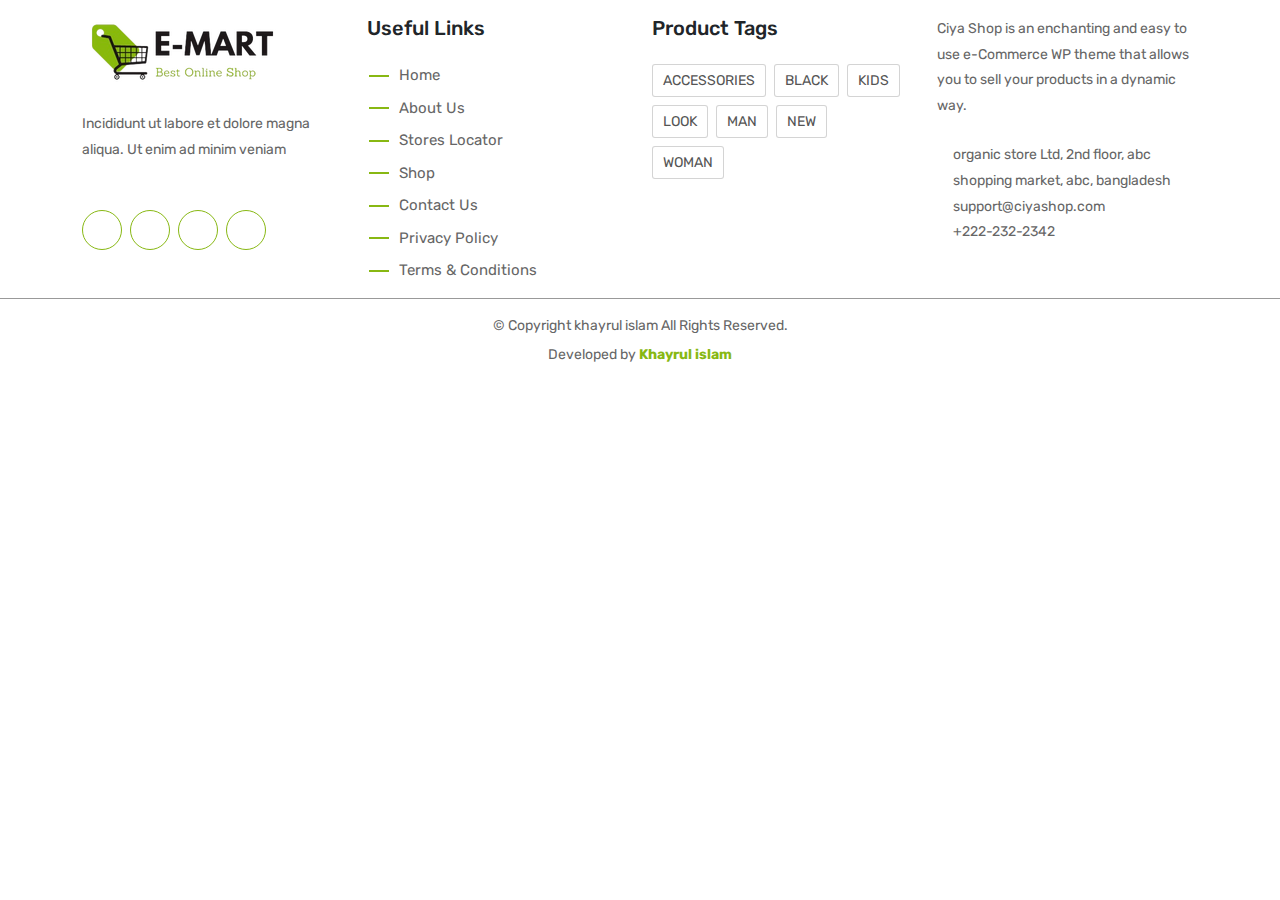
<file: footer.html>
<!DOCTYPE html>
<html lang="en">
<head>
    <meta charset="UTF-8">
    <meta name="viewport" content="width=device-width, initial-scale=1.0">
    <title>Document</title>
    <link rel="stylesheet" href=" css/footer.css">
    <link rel="stylesheet" href=" css/bootstrap.css">
    <link rel="stylesheet" href="https://cdnjs.cloudflare.com/ajax/libs/font-awesome/6.4.2/css/all.min.css"
    integrity="sha512-z3gLpd7yknf1YoNbCzqRKc4qyor8gaKU1qmn+CShxbuBusANI9QpRohGBreCFkKxLhei6S9CQXFEbbKuqLg0DA=="
    crossorigin="anonymous" referrerpolicy="no-referrer" />
</head>
<body>
     <!--*************footer_section start here**************-->
     <footer id="footer_section" class="pt-3 pb-0">
        <div class="container-fluid container">
          <div class="footer-wrapper">
            <div class="row">
              <div class="col-12 col-md-6 col-lg-3">
                <div class="single_footer_item mb-5 mb-lg-0">
                  <div class="footer_logo mb-4">
                    <img class="img-fluid" src=" img/logo.png" alt=" img/logo.png">
                  </div>
                  <div class="summary_info mb-4">
                    <p>Incididunt ut labore et dolore magna aliqua. Ut enim ad minim veniam</p>
                  </div>
                  <div class="f_social_links d-flex justify-content-start mt-5">
                    <a class="me-2" href="#"><i class="fa-brands fa-facebook-f"></i></a>
                    <a class="me-2" href="#"><i class="fa-brands fa-x-twitter"></i></a>
                    <a class="me-2" href="#"><i class="fa-brands fa-instagram"></i></a>
                    <a class="me-2" href="#"><i class="fa-brands fa-pinterest"></i></a>
                  </div>
                </div>
              </div>
              <div class="col-12 col-md-6 col-lg-3">
                <div class="single_footer_item  mb-5 mb-lg-0">
                  <h5 class="mb-4">Useful Links</h5>
                  <ul>
                    <li class="list-unstyled">Home</li>
                    <li class="list-unstyled">About Us</li>
                    <li class="list-unstyled">Stores Locator</li>
                    <li class="list-unstyled">Shop</li>
                    <li class="list-unstyled">Contact Us</li>
                    <li class="list-unstyled">Privacy Policy</li>
                    <li class="list-unstyled">Terms & Conditions</li>
                  </ul>
                </div>
              </div>
              <div class="col-12 col-md-6 col-lg-3">
                <div class="single_footer_item  mb-5 mb-lg-0">
                  <h5 class="mb-4">Product Tags</h5>
                  <div class="d-flex flex-wrap">
                    <a href="#" class="me-2 mb-2">ACCESSORIES</a>
                    <a href="#" class="me-2 mb-2">BLACK</a>
                    <a href="#" class="me-2 mb-2">KIDS</a>
                    <a href="#" class="me-2 mb-2">LOOK</a>
                    <a href="#" class="me-2 mb-2">MAN</a>
                    <a href="#" class="me-2 mb-2">NEW</a>
                    <a href="#" class="me-2 mb-2">WOMAN</a>
                  </div>
                </div>
              </div>
              <div class="col-12 col-md-6 col-lg-3">
                <div class="single_footer_item  mb-5 mb-lg-0">
                  <p class="mb-4"> Ciya Shop is an enchanting and easy to use e-Commerce WP theme
                    that allows you to sell your products in a dynamic way.</p>
                  <div class="address">
                    <div class="address_item_box d-flex align-items-start  ">
                      <i class="fa-solid fa-location-dot me-3 mt-2"></i>
                      <p class="mb-2"> organic store Ltd, 2nd floor, abc shopping market, abc,
                        bangladesh</p>
                    </div>
                    <div class="address_item_box d-flex align-items-center  ">
                      <i class="fa-regular fa-envelope me-3"></i>
                      <p class="mb-2">support@ciyashop.com</p>
                    </div>
                    <div class="address_item_box d-flex align-items-center  ">
                      <i class="fa-solid fa-phone me-3"></i>
                      <p class="mb-2"> +222-232-2342</p>
                    </div>
                  </div>
                </div>
              </div>
            </div>
          </div>
        </div>
  
        <!--copy right section stat here-->
        <div class="copyright_section py-3 d-flex flex-column  justify-content-center align-items-center mb-5 mb-sm-0">
          <p class="mb-2">© Copyright <b id="currentYear"></b> khayrul islam All Rights Reserved.</p>
          <p class="mb-0">Developed by <span>Khayrul islam</span></p>
        </div>
        <!--copy right section end here-->
      </footer>
      <!--*************footer_section end here**************-->

      <script src=" js/bootstrap.js"></script>
      <script src=" js/popper.min.js"></script>
</body>
</html>
</file>
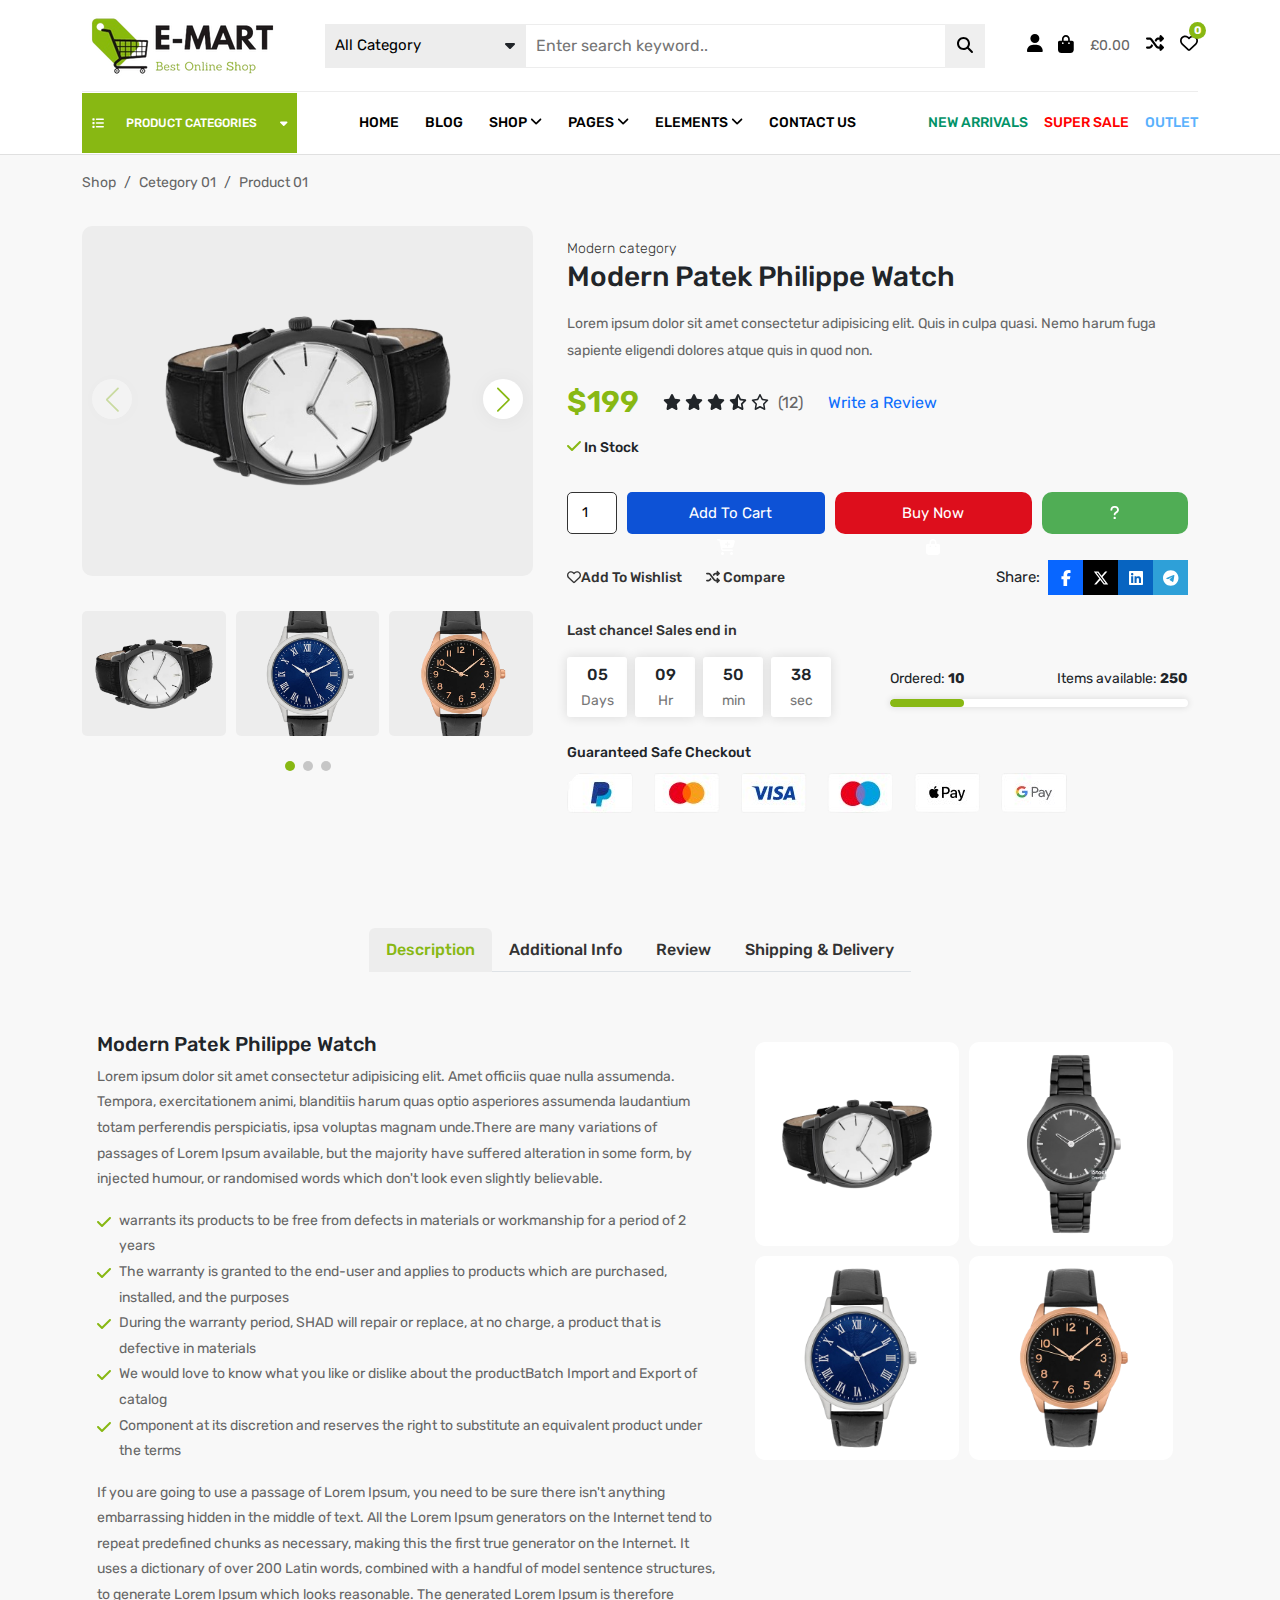
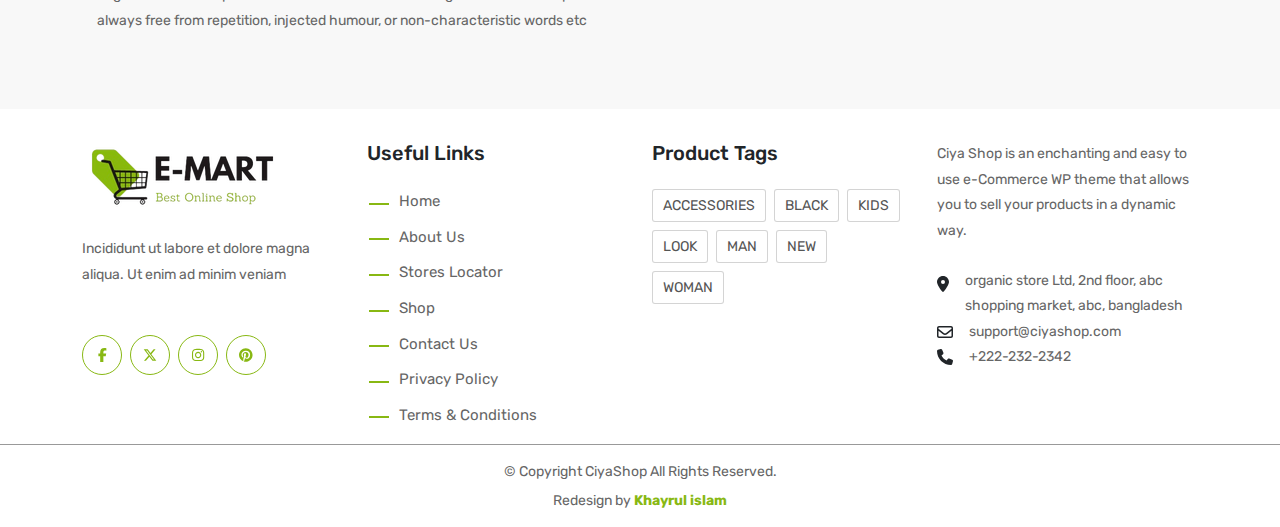
<file: product.html>
<!DOCTYPE html>
<html lang="en">

<head>
  <meta charset="UTF-8">
  <meta name="viewport" content="width=device-width, initial-scale=1.0">
  <title>Product-02 | E-Mart</title>
  <link rel="stylesheet" href="css/product.css">
  <link rel="stylesheet" href="css/bootstrap.css">
  <link rel="stylesheet" href="css/mega_menu.css">
  <link rel="stylesheet" href="css/accordion_menu.css">
  <link rel="stylesheet" href="css/swiper-bundle.min.css" />
</head>

<body>
  <!--ask question popup-->
  <div class="user_question_popup">
    <div class="popup_bg"></div>
    <div class="user_form_area">
      <div class="form_close_btn">
        <a href="#"><i class="fa-solid fa-x"></i></a>
      </div>
      <div class="form_title">

        <h3><i class="fa-solid fa-file-circle-question me-2"></i> Ask a Question About This Product</h3>
      </div>
      <form id="user_question_form">
        <div class="form_group">
          <label for="fullName"></label>
          <input type="text" id="fullName" placeholder="Enter your name" required>
        </div>
        <div class="form_group">
          <label for="userEmail"></label>
          <input type="email" id="userEmail" placeholder="Enter your email" required>
        </div>
        <div class="form_group">
          <label for="topic"></label>
          <select name="topic_select" id="topic" required>
            <option value="" disabled selected>Select Topic</option>
            <option value="">How does it fit?</option>
            <option value="">How do you wash it?</option>
            <option value="">How you can get delivered?</option>
            <option value="">Have any guarantee of product</option>
          </select>
        </div>
        <div class="form_group">
          <label for="message"></label>
          <textarea id="message" placeholder="Write your messgae..." required></textarea>
        </div>
        <div class="form_group d-flex justify-content-center ">
          <button type="submit">Submit</button>
        </div>
      </form>
    </div>
  </div>

  <!--header section start here-->
  <!-- page bottom menu -->
  <div class="page_bottom_menu  justify-content-between align-content-center flex-wrap">
    <a class="p_btm_item col-3 p-3" href="#"><i class="fa-solid fa-house"></i></a>
    <a class="p_btm_item col-3 p-3" href="#"><i class="fa-regular fa-heart"></i> </a>
    <a class="p_btm_item col-3 p-3" href="#"><i class="fa-solid fa-user"></i></a>
    <a class="p_btm_item col-3 p-3" href="#"><i class="fa-solid fa-bag-shopping"></i></a>
  </div>
  <header id="header">
    <!--signup and sign in page popup start-->
    <div class="user_popup_container">
      <div class="container-xxl">
        <div class="user_join_popup">
          <div class="page_wrapper ">
            <div class="row">
              <span id="user_popup_close"><i class="fa-solid fa-x"></i></span>
              <div class="col-12 col-md-6">
                <div class="position-relative popup_from d-flex justify-content-center align-items-center">
                  <form class="signup_form_box" id="signup_from">
                    <h2>Create Your Account</h2>
                    <div class="social_site">
                      <a href="#"><i class="fa-brands fa-facebook-f"></i></a>
                      <a href="#"><i class="fa-brands fa-linkedin-in"></i></a>
                      <a href="#"><i class="fa-brands fa-google-plus-g"></i></a>
                    </div>
                    <div class="d-flex justify-content-center ">
                      <span>or use your email address</span>
                    </div>
                    <div class="input_box">
                      <label for="YourName"></label>
                      <input type="text" name="name" id="YourName" placeholder="Your full name" required>
                    </div>
                    <div class="input_box">
                      <label for="input_email"></label>
                      <input type="email" name="email" id="input_email" placeholder="Your email" required>
                    </div>
                    <div class="input_box">
                      <label for="Password"></label>
                      <input type="password" name="Password" id="Password" placeholder="New Password" required>
                    </div>
                    <div class="cdt_div">
                      <div class="checkbox_ctn">
                        <label for="checkbox_input"></label>
                        <input type="checkbox" name="checkbox" id="checkbox_input"> <span>Remember me</span>
                      </div>
                      <a href="#">forgot password?</a>
                    </div>
                    <div class="login_btn">
                      <button type="submit">SIGN UP</button>
                    </div>
                    <div class="page_links">
                      <a href="#">Privacy Policy</a>
                      <a href="#">Terms & Conditions</a>
                    </div>
                  </form>
                  <div class="login_form_box" id="login_from">
                    <div class="from_title">
                      <h2>Login</h2>
                      <p>Enter your Email and Password to login.</p>
                    </div>
                    <form class="login_form">
                      <input type="email" name="email" id="loginEmail" placeholder="Email">
                      <input type="password" name="password" id="loginPassword" placeholder="password">
                      <div class="optional_items mb-5">
                        <div class="remember_field">
                          <input type="checkbox" name="remember" id="remember">
                          <label for="remember">Remember me</label>

                        </div>
                        <div class="forget_item">
                          <a href="#">Forget your email?</a>
                        </div>
                      </div>
                      <button type="submit">Login</button>
                    </form>
                    <span class="or_devider">Or</span>
                    <div class="login_other_way">
                      <div class="single_way">
                        <div class="social-login">
                          <i class="fa-brands fa-google"></i>
                        </div>
                        <span>Connect with google</span>
                      </div>
                      <div class="single_way">
                        <div class="social-login">
                          <i class="fa-brands fa-facebook-f"></i>
                        </div>
                        <span>Connect with facebook</span>
                      </div>
                    </div>
                  </div>
                </div>
              </div>
              <div class="col-12 col-md-6 pe-0">
                <div class="msg_box_container">
                  <div class="msg_box d-flex flex-column ">
                    <div class="cir_photo">
                      <img src="img/profile_sml.jpg" alt="profile picture">
                    </div>
                    <h3 id="user_msg">Wellcome Back!</h3>
                    <p>Login here by filling you're username and password or use your favorite social network account
                      to
                      enter to the site</p>
                    <div class="signup-login_buttons">
                      <button id="login_btn" type="submit">LOGIN</button>
                      <button id="signup_btn" type="submit">SIGN UP</button>
                    </div>
                  </div>
                </div>
              </div>
            </div>
          </div>
        </div>
      </div>
    </div>
    <!--signup and sign in page popup end-->
    <!--mobile search page-->
    <div class="mobile_popup_search">
      <div class="popup_search_wrapper">
        <a href="#" class="popup_search_close"><i class="fa-solid fa-x"></i></a>
        <form class="mobile_search-bar">
          <input type="search" name="s" id="search_input" placeholder="Search for product" required>
          <select class="category_items ps-0">
            <option value="">All Category</option>
            <option value="">Clock</option>
            <option value="">Lighting</option>
            <option value="">Furniture</option>
            <option value="">Toy</option>
            <option value="">Fashion</option>
            <option value="">Others</option>
          </select>
          <button type="submit"><i class="fa-solid fa-magnifying-glass"></i></button>
        </form>
        <div class="popular_category">
          <h3>Most Popular Category</h3>
          <div class="popular_category_wrapper d-flex flex-wrap ">
            <a href="#" class="popular_category_title">
              <span>Furniture</span>
              <i class="fa-solid fa-chevron-right"></i>
            </a>
            <a href="#" class="popular_category_title">
              <span>Accessories</span>
              <i class="fa-solid fa-chevron-right"></i>
            </a>
            <a href="#" class="popular_category_title">
              <span>Laptop</span>
              <i class="fa-solid fa-chevron-right"></i>
            </a>
            <a href="#" class="popular_category_title">
              <span>LED Signage</span>
              <i class="fa-solid fa-chevron-right"></i>
            </a>
            <a href="#" class="popular_category_title">
              <span>Sound Device</span>
              <i class="fa-solid fa-chevron-right"></i>
            </a>
            <a href="#" class="popular_category_title">
              <span>Family</span>
              <i class="fa-solid fa-chevron-right"></i>
            </a>
            <a href="#" class="popular_category_title">
              <span>Tablet</span>
              <i class="fa-solid fa-chevron-right"></i>
            </a>
            <a href="#" class="popular_category_title">
              <span>Toys</span>
              <i class="fa-solid fa-chevron-right"></i>
            </a>
            <a href="#" class="popular_category_title">
              <span>Cricket</span>
              <i class="fa-solid fa-chevron-right"></i>
            </a>
            <a href="#" class="popular_category_title">
              <span>Badminton</span>
              <i class="fa-solid fa-chevron-right"></i>
            </a>
            <a href="#" class="popular_category_title">
              <span>Computer</span>
              <i class="fa-solid fa-chevron-right"></i>
            </a>
            <a href="#" class="popular_category_title">
              <span>Air Condition</span>
              <i class="fa-solid fa-chevron-right"></i>
            </a>
          </div>
        </div>
      </div>
    </div>
    <div class="container-fluid container-xl">
      <!--top header section start here-->
      <div class="top_header d-flex justify-content-between align-items-center ">
        <div class="logo">
          <a class="navbar-brand" href=" index.html"><img class="img-fluid " src="img/logo.png" alt=" img/logo.png">
          </a>
        </div>
        <form class="main_search_bar d-none d-lg-flex align-content-center">
          <div class="category_area">
            <select class="category_items ps-0">
              <option value="">All Category</option>
              <option value="">Clock</option>
              <option value="">Lighting</option>
              <option value="">Furniture</option>
              <option value="">Toy</option>
              <option value="">Fashion</option>
              <option value="">Others</option>
            </select>
            <div class="select_icon">
              <i class="toggle_open fa-solid fa-caret-down"></i>
              <i style="display: none;" class="toggle_close fa-solid fa-caret-up"></i>
            </div>
          </div>
          <div class="search_input">
            <label for="searchField"></label>
            <input type="text" name="searchField" id="searchField" placeholder="Enter search keyword.." required>
            <button type="submit"> <i class="fa-solid fa-magnifying-glass"></i></button>
          </div>
        </form>
        <div class="woocommerce_area">
          <ul class="woocommerce_options align-items-center  justify-content-end mb-0  ps-0">
            <li class="list-unstyled me-3 search_icon d-unset d-lg-none"><a href="#"><i
                  class="fa-solid fa-magnifying-glass"></i></a>
            </li>
            <li class="list-unstyled me-3"><a id="user_join_icon" href="#"><i class="fa-solid fa-user"></i></a></li>
            <li id="product_item" class="list-unstyled me-3"><a href="#"><i class="fa-solid fa-bag-shopping"></i></a>
            </li>
            <li class="list-unstyled me-3"><span>£</span>0.00</li>
            <li class="list-unstyled me-3"><a href="#"><i class="fa-solid fa-shuffle"></i></a></li>
            <li class="list-unstyled product_like_list"><a href="#"><i class="fa-regular fa-heart"></i> </a></li>
            <li class="list-unstyled">
              <button class="offcanvas_icon btn d-block d-lg-none" type="button" data-bs-toggle="offcanvas"
                data-bs-target="#offcanvasExample">
                <img src="img/bars-solid.svg" alt=" img/bars-solid.svg">
              </button>
            </li>
          </ul>
          <div class="offcanvas offcanvas-start" tabindex="-1" id="offcanvasExample">
            <div class="offcanvas_close_btn ">
              <button type="button" class="btn-close" data-bs-dismiss="offcanvas" aria-label="Close"></button>
            </div>
            <div class="offcanvas-body pt-5">
              <form class="main_search_bar mobile_search_bar d-flex d-lg-none align-content-center p-0 pb-3">
                <div class="search_input mobile mobile_sm">
                  <label for="searchField"></label>
                  <input type="text" name="searchField" id="offcanvas_searchField" placeholder="Enter search keyword.."
                    required>
                  <button type="submit"><i class="fa-solid fa-magnifying-glass"></i></button>
                </div>
              </form>
              <ul class="nav nav-pills mb-3" id="pills-tab" role="tablist">
                <li class="nav-item col-6" role="presentation">
                  <button class="nav-link active menu_tab" id="pills-home-tab" data-bs-toggle="pill"
                    data-bs-target="#pills-home" type="button" role="tab" aria-controls="pills-home"
                    aria-selected="true">Menu</button>
                </li>
                <li class="nav-item col-6" role="presentation">
                  <button class="nav-link menu_tab" id="pills-profile-tab" data-bs-toggle="pill"
                    data-bs-target="#pills-profile" type="button" role="tab" aria-controls="pills-profile"
                    aria-selected="false">Categories</button>
                </li>
              </ul>
              <div class="tab-content" id="pills-tabContent">
                <div class="tab-pane fade show active" id="pills-home" role="tabpanel" aria-labelledby="pills-home-tab"
                  tabindex="0">
                  <ul class="accordion-menu">
                    <li>
                      <div class="dropdownlink">
                        <i class="fa fa-road" aria-hidden="true"></i>
                        <a href=" index.html">Home</a>
                        <i class="fa fa-chevron-down" aria-hidden="true"></i>
                      </div>
                      <ul class="submenuItems">
                        <li><a href="#">Home 1</a></li>
                        <li><a href="#">Home 2</a></li>
                        <li><a href="#">Home 3</a></li>
                      </ul>
                    </li>
                    <li>
                      <div class="dropdownlink">
                        <i class="fa fa-paper-plane" aria-hidden="true"></i>
                        <a href="#">Blog</a>
                        <i class="fa fa-chevron-down" aria-hidden="true"></i>
                      </div>
                      <ul class="submenuItems">
                        <li><a href="#">Blog 1</a></li>
                        <li><a href="#">Blog 2</a></li>
                      </ul>
                    </li>
                    <li>
                      <div class="dropdownlink">
                        <i class="fa fa-quote-left" aria-hidden="true"></i>
                        <a href="  shop.html">Shop</a>
                        <i class="fa fa-chevron-down" aria-hidden="true"></i>
                      </div>
                      <ul class="submenuItems">
                        <li class="sub">
                          <div class="dropdownlink">
                            <a href="#">Fantasy 1</a>
                            <i class="fa fa-chevron-down" aria-hidden="true"></i>
                          </div>
                          <ul class="submenuItems">
                            <li><a href="#">Fantasy 2</a></li>
                            <li><a href="#">Fantasy 3</a></li>
                          </ul>
                        </li>
                        <li><a href="#">Fantasy 2</a></li>
                        <li><a href="#">Fantasy 3</a></li>
                      </ul>
                    </li>
                    <li>
                      <div class="dropdownlink">
                        <i class="fa fa-motorcycle" aria-hidden="true"></i>
                        <a href="#">Product Pages</a>
                        <i class="fa fa-chevron-down" aria-hidden="true"></i>
                      </div>
                      <ul class="submenuItems">
                        <li>
                          <a href=" product01.html" target="_blank">Product page-01</a>
                        </li>
                        <li>
                          <a href=" product.html" target="_blank">Product page-02</a>
                        </li>
                      </ul>
                    </li>
                    <li>
                      <div class="dropdownlink">
                        <i class="fa fa-motorcycle" aria-hidden="true"></i>
                        <a href="#">Contact Us</a>
                      </div>
                    </li>
                  </ul>
                </div>
                <div class="tab-pane fade" id="pills-profile" role="tabpanel" aria-labelledby="pills-profile-tab"
                  tabindex="0">
                  <ul class="accordion-menu">
                    <li>
                      <div class="dropdownlink"><i class="fa fa-road" aria-hidden="true"></i>
                        <a href="#">Category one</a>
                      </div>
                    </li>
                    <li>
                      <div class="dropdownlink"><i class="fa fa-paper-plane" aria-hidden="true"></i>
                        <a href="#">Category two</a>
                      </div>
                    </li>
                    <li>
                      <div class="dropdownlink"><i class="fa fa-quote-left" aria-hidden="true"></i>
                        <a href="#">Category</a>
                        <i class="fa fa-chevron-down" aria-hidden="true"></i>
                      </div>
                      <ul class="submenuItems">
                        <li>
                          <div class="dropdownlink">
                            <a href="#">Category 1</a>
                            <i class="fa fa-chevron-down" aria-hidden="true"></i>
                          </div>
                          <ul class="submenuItems">
                            <li><a href="#">Category 2</a></li>
                            <li><a href="#">Category 3</a></li>
                          </ul>
                        </li>
                        <li><a href="#">Category</a></li>
                        <li><a href="#">Category</a></li>
                      </ul>
                    </li>
                    <li>
                      <div class="dropdownlink"><i class="fa fa-motorcycle" aria-hidden="true"></i>
                        <a href="#">Elements</a>
                        <i class="fa fa-chevron-down" aria-hidden="true"></i>
                      </div>
                      <ul class="submenuItems">
                        <li><a href="#">Elements 1</a></li>
                        <li><a href="#">Elements 2</a></li>
                        <li><a href="#">Elements 3</a></li>
                      </ul>
                    </li>
                    <li>
                      <div class="dropdownlink">
                        <i class="fa fa-motorcycle" aria-hidden="true"></i>
                        <a href="#">Contact Us</a>
                      </div>
                    </li>
                    <li>
                      <div class="dropdownlink"><i class="fa fa-motorcycle" aria-hidden="true"></i>
                        <a href="#">Category title</a>
                      </div>
                    </li>
                    <li>
                      <div class="dropdownlink"><i class="fa fa-motorcycle" aria-hidden="true"></i>
                        <a href="#">Category title</a>
                      </div>
                    </li>
                    <li>
                      <div class="dropdownlink"><i class="fa fa-motorcycle" aria-hidden="true"></i>
                        <a href="#">Category title</a>
                      </div>
                    </li>
                  </ul>
                </div>
              </div>
            </div>
          </div>
        </div>
        <!-- product cart message-->
        <div class="product_msg">
          <span>No products in the cart.</span>
        </div>
      </div>
      <!--top header section end here-->
      <nav class="navbar navbar-expand-lg justify-content-between ">
        <!-- vertical category start -->
        <div class=" vertical_category d-none d-lg-flex ">
          <div class="vertical_category_wrapper ">
            <div class="v_category_handler d-flex justify-content-between align-items-center ">
              <i class="fa-solid fa-list mb-0 pb-0 "></i>
              <span class="v_category_title">PRODUCT CATEGORIES</span>
              <i class="fa-solid fa-caret-down"></i>
            </div>
            <ul id="category_list" class="v_category_items ps-0 ">
              <li>
                <div class="category_title">
                  <img src=" img/telephone.png" alt="telephone.png" class="img-fluid me-2">
                  <span>Electronic</span>
                  <div class="product_mega_menu product_menu">
                    <div class="product_mega_menu_wrapper d-flex justify-content-between  p-3">
                      <div class="row flex-wrap ">
                        <div class="col-3">
                          <div class="menu_inner_item">
                            <h4>Armchairs</h4>
                            <ul class="ps-0 ">
                              <li><a href="#">Super Chir</a></li>
                              <li><a href="#">Sofa Chir</a></li>
                              <li><a href="#">Reading Chir</a></li>
                              <li><a href="#">Primaum Chir</a></li>
                            </ul>
                          </div>
                        </div>
                        <div class="col-3">
                          <div class="menu_inner_item">
                            <h4>Computer</h4>
                            <ul class="ps-0 ">
                              <li><a href="#">Super Chir</a></li>
                              <li><a href="#">Sofa Chir</a></li>
                              <li><a href="#">Reading Chir</a></li>
                              <li><a href="#">Primaum Chir</a></li>
                            </ul>
                          </div>
                        </div>
                        <div class="col-3">
                          <div class="menu_inner_item">
                            <h4>Technology</h4>
                            <ul class="ps-0 ">
                              <li><a href="#">Footstone</a></li>
                              <li><a href="#">Trolleys</a></li>
                              <li><a href="#">Shoe cabinate</a></li>
                              <li><a href="#">product demo</a></li>
                            </ul>
                          </div>
                        </div>
                        <div class="col-3">
                          <div class="menu_inner_item">
                            <h4>Armchairs</h4>
                            <ul class="ps-0 ">
                              <li><a href="#">Super Chir</a></li>
                              <li><a href="#">Sofa Chir</a></li>
                              <li><a href="#">Reading Chir</a></li>
                              <li><a href="#">Primaum Chir</a></li>
                            </ul>
                          </div>
                        </div>
                        <div class="col-3">
                          <div class="menu_inner_item">
                            <h4>Technology</h4>
                            <ul class="ps-0 ">
                              <li><a href="#">Footstone</a></li>
                              <li><a href="#">Trolleys</a></li>
                              <li><a href="#">Shoe cabinate</a></li>
                              <li><a href="#">product demo</a></li>
                            </ul>
                          </div>
                        </div>
                        <div class="col-3">
                          <div class="menu_inner_item">
                            <h4>Telephone</h4>
                            <ul class="ps-0 ">
                              <li><a href="#">Footstone</a></li>
                              <li><a href="#">Trolleys</a></li>
                              <li><a href="#">Shoe cabinate</a></li>
                              <li><a href="#">product demo</a></li>
                            </ul>
                          </div>
                        </div>
                        <div class="col-3">
                          <div class="menu_inner_item">
                            <h4>Armchairs</h4>
                            <ul class="ps-0 ">
                              <li><a href="#">Super Chir</a></li>
                              <li><a href="#">Sofa Chir</a></li>
                              <li><a href="#">Reading Chir</a></li>
                              <li><a href="#">Primaum Chir</a></li>
                            </ul>
                          </div>
                        </div>
                        <div class="col-3">
                          <div class="menu_inner_item">
                            <h4>Technology</h4>
                            <ul class="ps-0 ">
                              <li><a href="#">Footstone</a></li>
                              <li><a href="#">Trolleys</a></li>
                              <li><a href="#">Shoe cabinate</a></li>
                              <li><a href="#">product demo</a></li>
                            </ul>
                          </div>
                        </div>
                      </div>
                    </div>
                  </div>
                </div>
                <i class="fa-solid fa-angle-right"></i>
              </li>
              <li>
                <div class="category_title">
                  <img src=" img/sofa.png" alt=" img/sofa.png" class="img-fluid me-2">
                  <span>Furniture</span>
                  <div class="product_mega_menu product_menu">
                    <div class="product_mega_menu_wrapper d-flex justify-content-between  p-3">
                      <div class="row flex-wrap ">
                        <div class="col-3">
                          <div class="menu_inner_item">
                            <h4>Electronic Device</h4>
                            <ul class="ps-0 ">
                              <li><a href="#">Small Sofas</a></li>
                              <li><a href="#">Armchairs</a></li>
                              <li><a href="#">Easy Chir</a></li>
                              <li><a href="#">Day Beds</a></li>
                            </ul>
                          </div>
                        </div>
                        <div class="col-3">
                          <div class="menu_inner_item">
                            <h4>Armchairs</h4>
                            <ul class="ps-0 ">
                              <li><a href="#">Super Chir</a></li>
                              <li><a href="#">Sofa Chir</a></li>
                              <li><a href="#">Reading Chir</a></li>
                              <li><a href="#">Primaum Chir</a></li>
                            </ul>
                          </div>
                        </div>
                        <div class="col-3">
                          <div class="menu_inner_item">
                            <h4>Technology</h4>
                            <ul class="ps-0 ">
                              <li><a href="#">Footstone</a></li>
                              <li><a href="#">Trolleys</a></li>
                              <li><a href="#">Shoe cabinate</a></li>
                              <li><a href="#">product demo</a></li>
                            </ul>
                          </div>
                        </div>
                        <div class="col-3">
                          <div class="menu_inner_item">
                            <h4>Armchairs</h4>
                            <ul class="ps-0 ">
                              <li><a href="#">Super Chir</a></li>
                              <li><a href="#">Sofa Chir</a></li>
                              <li><a href="#">Reading Chir</a></li>
                              <li><a href="#">Primaum Chir</a></li>
                            </ul>
                          </div>
                        </div>
                        <div class="col-3">
                          <div class="menu_inner_item">
                            <h4>Armchairs</h4>
                            <ul class="ps-0 ">
                              <li><a href="#">Super Chir</a></li>
                              <li><a href="#">Sofa Chir</a></li>
                              <li><a href="#">Reading Chir</a></li>
                              <li><a href="#">Primaum Chir</a></li>
                            </ul>
                          </div>
                        </div>
                        <div class="col-3">
                          <div class="menu_inner_item">
                            <h4>Technology</h4>
                            <ul class="menu_inner_item ps-0 ">
                              <li><a href="#">Footstone</a></li>
                              <li><a href="#">Trolleys</a></li>
                              <li><a href="#">Shoe cabinate</a></li>
                              <li><a href="#">product demo</a></li>
                            </ul>
                          </div>
                        </div>
                        <div class="col-6">
                          <div class="menu_inner_item">
                            <img src=" img/product_ads.jpg" alt=" img/product_ads.jpg" class="img-fluid">
                          </div>
                        </div>
                      </div>
                    </div>
                  </div>
                </div>
                <i class="fa-solid fa-angle-right"></i>
              </li>
              <li>
                <div class="category_title">
                  <img src=" img/computer.png" alt=" img/computer.png" class="img-fluid me-2">
                  <span>Computer</span>
                  <div class="product_mega_menu product_menu">
                    <div class="product_mega_menu_wrapper d-flex justify-content-between  p-3">
                      <div class="row flex-wrap ">
                        <div class="col-3">
                          <div class="menu_inner_item">
                            <h4>Computer</h4>
                            <ul class="ps-0 ">
                              <li><a href="#">Small Sofas</a></li>
                              <li><a href="#">Armchairs</a></li>
                              <li><a href="#">Easy Chir</a></li>
                              <li><a href="#">Day Beds</a></li>
                            </ul>
                          </div>
                        </div>
                        <div class="col-3">
                          <div class="menu_inner_item">
                            <h4>Tables</h4>
                            <ul class="ps-0 ">
                              <li><a href="#">Footstone</a></li>
                              <li><a href="#">Trolleys</a></li>
                              <li><a href="#">Shoe cabinate</a></li>
                              <li><a href="#">product demo</a></li>
                            </ul>
                          </div>
                        </div>
                        <div class="col-3">
                          <div class="menu_inner_item">
                            <h4>Furniture</h4>
                            <ul class="ps-0 ">
                              <li><a href="#">Tablet Device</a></li>
                              <li><a href="#">Gaming</a></li>
                              <li><a href="#">Play online</a></li>
                              <li><a href="#">Play Ground</a></li>
                            </ul>
                          </div>
                        </div>
                        <div class="col-3">
                          <div class="menu_inner_item">
                            <h4>Armchairs</h4>
                            <ul class="menu_inner_item ps-0 ">
                              <li><a href="#">Super Chir</a></li>
                              <li><a href="#">Sofa Chir</a></li>
                              <li><a href="#">Reading Chir</a></li>
                              <li><a href="#">Primum Chir</a></li>
                            </ul>
                          </div>
                        </div>
                        <div class="col-3">
                          <div class="menu_inner_item">
                            <h4>Electronic Device</h4>
                            <ul class="ps-0 ">
                              <li><a href="#">Small Sofas</a></li>
                              <li><a href="#">Armchairs</a></li>
                              <li><a href="#">Easy Chir</a></li>
                              <li><a href="#">Day Beds</a></li>
                            </ul>
                          </div>
                        </div>
                        <div class="col-3">
                          <div class="menu_inner_item">
                            <h4>Technology</h4>
                            <ul class="ps-0 ">
                              <li><a href="#">Footstone</a></li>
                              <li><a href="#">Trolleys</a></li>
                              <li><a href="#">Shoe cabinate</a></li>
                              <li><a href="#">product demo</a></li>
                            </ul>
                          </div>
                        </div>
                        <div class="col-6">
                          <div class="menu_inner_item">
                            <img src="img/product_anunc.jpg" alt=" img/product_anunc.png" class="img-fluid">
                          </div>
                        </div>
                      </div>
                    </div>
                  </div>
                </div>
                <i class="fa-solid fa-angle-right"></i>
              </li>
              <li>
                <div class="category_title">
                  <img src="img/gardening-tools.png" alt=" img/gardening-tools.png" class="img-fluid me-2">
                  <span>Farming Tools</span>
                  <div class="product_mega_menu product_menu">
                    <div class="product_mega_menu_wrapper d-flex justify-content-between  p-3">
                      <div class="row flex-wrap ">
                        <div class="col-3">
                          <div class="menu_inner_item">
                            <h4>Armchairs</h4>
                            <ul class="ps-0 ">
                              <li><a href="#">Super Chir</a></li>
                              <li><a href="#">Sofa Chir</a></li>
                              <li><a href="#">Reading Chir</a></li>
                              <li><a href="#">Primaum Chir</a></li>
                            </ul>
                          </div>
                        </div>
                        <div class="col-3">
                          <div class="menu_inner_item">
                            <h4>Electronic Device</h4>
                            <ul class="ps-0 ">
                              <li><a href="#">Small Sofas</a></li>
                              <li><a href="#">Armchairs</a></li>
                              <li><a href="#">Easy Chir</a></li>
                              <li><a href="#">Day Beds</a></li>
                            </ul>
                          </div>
                        </div>
                        <div class="col-3">
                          <div class="menu_inner_item">
                            <h4>Technology</h4>
                            <ul class=" ps-0 ">
                              <li><a href="#">Footstone</a></li>
                              <li><a href="#">Trolleys</a></li>
                              <li><a href="#">Shoe cabinate</a></li>
                              <li><a href="#">product demo</a></li>
                            </ul>
                          </div>
                        </div>
                        <div class="col-3">
                          <div class="menu_inner_item">
                            <h4>Armchairs</h4>
                            <ul class="ps-0 ">
                              <li><a href="#">Super Chir</a></li>
                              <li><a href="#">Sofa Chir</a></li>
                              <li><a href="#">Reading Chir</a></li>
                              <li><a href="#">Primaum Chir</a></li>
                            </ul>
                          </div>
                        </div>
                        <div class="col-3">
                          <div class="menu_inner_item">
                            <h4>Electronic Device</h4>
                            <ul class="ps-0 ">
                              <li><a href="#">Small Sofas</a></li>
                              <li><a href="#">Armchairs</a></li>
                              <li><a href="#">Easy Chir</a></li>
                              <li><a href="#">Day Beds</a></li>
                            </ul>
                          </div>
                        </div>
                        <div class="col-6">
                          <div class="menu_inner_item">
                            <img src="img/product_anunc.jpg" alt=" img/product_anunc.png" class="img-fluid">
                          </div>
                        </div>
                      </div>
                    </div>
                  </div>
                </div>
                <i class="fa-solid fa-angle-right"></i>
              </li>
              <li>
                <div class="category_title">
                  <img src=" img/technology.png" alt=" img/technology.png" class="img-fluid me-2">
                  <span>Instruments</span>
                  <div class="product_mega_menu product_menu">
                    <div class="product_mega_menu_wrapper d-flex justify-content-between  p-3">
                      <div class="row flex-wrap ">
                        <div class="col-3">
                          <div class="menu_inner_item">
                            <h4>Technology</h4>
                            <ul class="ps-0 ">
                              <li><a href="#">Footstone</a></li>
                              <li><a href="#">Trolleys</a></li>
                              <li><a href="#">Shoe cabinate</a></li>
                              <li><a href="#">product demo</a></li>
                            </ul>
                          </div>
                        </div>
                        <div class="col-3">
                          <div class="menu_inner_item">
                            <h4>Armchairs</h4>
                            <ul class="ps-0 ">
                              <li><a href="#">Super Chir</a></li>
                              <li><a href="#">Sofa Chir</a></li>
                              <li><a href="#">Reading Chir</a></li>
                              <li><a href="#">Primaum Chir</a></li>
                            </ul>
                          </div>
                        </div>
                        <div class="col-3">
                          <div class="menu_inner_item">
                            <h4>Electronic Device</h4>
                            <ul class="ps-0 ">
                              <li><a href="#">Small Sofas</a></li>
                              <li><a href="#">Armchairs</a></li>
                              <li><a href="#">Easy Chir</a></li>
                              <li><a href="#">Day Beds</a></li>
                            </ul>
                          </div>
                        </div>
                        <div class="col-3">
                          <div class="menu_inner_item">
                            <h4>Armchairs</h4>
                            <ul class="ps-0 ">
                              <li><a href="#">Super Chir</a></li>
                              <li><a href="#">Sofa Chir</a></li>
                              <li><a href="#">Reading Chir</a></li>
                              <li><a href="#">Primaum Chir</a></li>
                            </ul>
                          </div>
                        </div>
                        <div class="col-3">
                          <div class="menu_inner_item">
                            <h4>Technology</h4>
                            <ul class="ps-0 ">
                              <li><a href="#">Footstone</a></li>
                              <li><a href="#">Trolleys</a></li>
                              <li><a href="#">Shoe cabinate</a></li>
                              <li><a href="#">product demo</a></li>
                            </ul>
                          </div>
                        </div>
                        <div class="col-3">
                          <div class="menu_inner_item">
                            <h4>Armchairs</h4>
                            <ul class="ps-0 ">
                              <li><a href="#">Super Chir</a></li>
                              <li><a href="#">Sofa Chir</a></li>
                              <li><a href="#">Reading Chir</a></li>
                              <li><a href="#">Primaum Chir</a></li>
                            </ul>
                          </div>
                        </div>
                        <div class="col-6">
                          <div class="menu_inner_item">
                            <img src="img/product_anunc.jpg" alt=" img/product_anunc.png" class="img-fluid">
                          </div>
                        </div>
                      </div>
                    </div>
                  </div>
                </div>
                <i class="fa-solid fa-angle-right"></i>
              </li>
            </ul>
          </div>
        </div>
        <!-- desktop menu start here -->
        <ul id="desktop_menu" class="navbar-nav navbar-light menu-main">
          <li class="nav-item "><a class="nav-link" href="#">HOME</a></li>
          <li class="nav-item"><a class="nav-link" href="#">BLOG</a></li>
          <li class="nav-item menu-item-has-children">
            <a href="shop.html" class="nav-link">SHOP <i class="fa fa-angle-down"></i></a>
            <div class="sub-menu mega-menu mega-menu-column-4 ">
              <div class="list-item">
                <h4 class="title">SHOP LAYOUT</h4>
                <ul class="ps-0 mt-3">
                  <li><a class="new_" href="product01.html" target="_blank">Product page-01</a></li>
                  <li><a class="new_" href="product.html" target="_blank">Product page-02</a></li>
                  <li><a href="#">Product List</a></li>
                  <li><a href="#">Product List</a></li>
                  <li><a href="#">Product List</a></li>
                  <li><a href="#">Sticky Gallery No Sidebar</a></li>
                  <li><a href="#">Product List</a></li>
                  <li><a href="#">Product List</a></li>
                  <li><a href="#">Product List</a></li>
                </ul>
              </div>
              <div class="list-item">
                <h4 class="title">PRODUCT PAGES</h4>
                <ul class="ps-0 mt-3">
                  <li><a href="#">Product List</a></li>
                  <li><a href="#">Product List</a></li>
                  <li><a href="#">Sticky Gallery No Sidebar</a></li>
                  <li><a href="#">Product List</a></li>
                  <li><a href="#">Sticky Gallery No Sidebar</a></li>
                  <li><a class="sale" href="#">Product List</a></li>
                  <li><a href="#">Product List</a></li>
                  <li><a href="#">Product List</a></li>
                  <li><a href="#">Sticky Gallery No Sidebar </a></li>
                </ul>
              </div>
              <div class="list-item">
                <h4 class="title">PRODUCT FEATURES</h4>
                <ul class="ps-0 mt-3">
                  <li><a href="#">Product List</a></li>
                  <li><a href="#">Product List</a></li>
                  <li><a href="#">Product List</a></li>
                  <li><a href="#">Product List</a></li>
                  <li><a href="#">Sticky Gallery No Sidebart</a></li>
                  <li><a href="#">Sticky Gallery No Sidebar</a></li>
                  <li><a class="sale" href="#">Product List</a></li>
                  <li><a href="#">Product List</a></li>
                </ul>
              </div>
              <div class="list-item">
                <h4 class="title">WOOCOMMERCE</h4>
                <ul class="ps-0 mt-3">
                  <li><a href="#">Product List</a></li>
                  <li><a href="#">Sticky Gallery No Sidebar</a></li>
                  <li><a href="#">Product List</a></li>
                  <li><a class="sale" href="#">Sticky Gallery No Sidebar</a></li>
                  <li><a href="#">Product List</a></li>
                  <li><a href="#">Product List</a></li>
                </ul>
              </div>
              <div class="list-item">
                <h4 class="title">SHOP PAGES</h4>
                <ul class="ps-0 mt-3">
                  <li><a href="#">Sticky Gallery No Sidebar</a></li>
                  <li><a href="#">Product List</a></li>
                  <li><a href="#">Product List</a></li>
                  <li><a href="#">Sticky Gallery No </a></li>
                  <li><a href="#">Sticky Gallery No Sidebar</a></li>
                </ul>
              </div>
            </div>
          </li>
          <li class="nav-item menu-item-has-children">
            <a href="#" class="nav-link">PAGES <i class="fa fa-angle-down"></i></a>
            <div class="sub-menu mega-menu mega-menu-column-4 row">
              <div class="list-item col-3">
                <h4 class="title">BASIC PAGES</h4>
                <ul class="ps-0 mt-3">
                  <li><a href="product01.html" class="new_" target="_blank">Product Page-01</a></li>
                  <li><a href="product.html" class="new_" target="_blank">Product Page-02</a></li>
                  <li><a href="#">Product List</a></li>
                  <li><a href="#">Product List</a></li>
                  <li><a href="#">Product List</a></li>
                  <li><a href="#">Sticky Gallery No Sidebar</a></li>
                  <li><a href="#">Product List</a></li>
                  <li><a href="#">Product List</a></li>
                  <li><a href="#">Product List</a></li>
                </ul>
              </div>
              <div class="list-item col-3">
                <h4 class="title">INFORMATION PAGES</h4>
                <ul class="ps-0 mt-3">
                  <li><a href="#">Product List</a></li>
                  <li><a href="#">Product List</a></li>
                  <li><a href="#">Sticky Gallery No Sidebar</a></li>
                  <li><a href="#">Product List</a></li>
                  <li><a href="#">Sticky Gallery No Sidebar</a></li>
                  <li><a href="#">Product List</a></li>
                  <li><a href="#">Product List</a></li>
                  <li><a href="#">Product List</a></li>
                  <li><a href="#">Sticky Gallery No Sidebar </a></li>
                </ul>
              </div>
              <div class="list-item col-3">
                <h4 class="title">ADDITIONAL PAGE</h4>
                <ul class="ps-0 mt-3">
                  <li><a href="#">Product List</a></li>
                  <li><a href="#">Sticky Gallery No Sidebar</a></li>
                  <li><a href="#">Product List</a></li>
                  <li><a href="#">Sticky Gallery No Sidebar</a></li>
                </ul>
              </div>
              <div class="list-item col-3">
                <h4 class="title">PORTFOLIO</h4>
                <ul class="ps-0 mt-3">
                  <li><a href="#">Sticky Gallery No Sidebar</a></li>
                  <li><a href="#">Product List</a></li>
                  <li><a href="#">Product List</a></li>
                  <li><a href="#">Sticky Gallery No </a></li>
                  <li><a href="#">Sticky Gallery No Sidebar</a></li>
                </ul>
              </div>
            </div>
          </li>
          <li class="nav-item menu-item-has-children">
            <a href="#" class="nav-link">ELEMENTS <i class="fa fa-angle-down"></i></a>
            <div class="sub-menu mega-menu mega-menu-column-4 row">
              <div class="list-item col-3">
                <h4 class="title">CIYA ELEMENTS 01</h4>
                <ul class="ps-0 mt-3">
                  <li><a href="#">Sticky Gallery No Sidebar</a></li>
                  <li><a href="#">Product List</a></li>
                  <li><a href="#">Product List</a></li>
                  <li><a class="sale" href="#">Product List</a></li>
                  <li><a href="#">Product List</a></li>
                  <li><a href="#">Sticky Gallery No Sidebar</a></li>
                  <li><a href="#">Product List</a></li>
                  <li><a class="hot_sale" href="#">Product List</a></li>
                  <li><a href="#">Product List</a></li>
                </ul>
              </div>
              <div class="list-item col-3">
                <h4 class="title">CIYA ELEMENTS 02</h4>
                <ul class="ps-0 mt-3">
                  <li><a href="#">Product List</a></li>
                  <li><a href="#">Product List</a></li>
                  <li><a href="#">Sticky Gallery No Sidebar</a></li>
                  <li><a href="#">Product List</a></li>
                  <li><a class="hot_sale" href="#">Sticky Gallery No Sidebar</a></li>
                  <li><a href="#">Product List</a></li>
                  <li><a href="#">Product List</a></li>
                  <li><a href="#">Product List</a></li>
                  <li><a href="#">Sticky Gallery No Sidebar </a></li>
                </ul>
              </div>
              <div class="list-item col-3">
                <h4 class="title">CIYA ELEMENTS 03</h4>
                <ul class="ps-0 mt-3">
                  <li><a href="#">Product List</a></li>
                  <li><a href="#">Sticky Gallery No Sidebar</a></li>
                  <li><a href="#">Product List</a></li>
                  <li><a href="#">Sticky Gallery No Sidebar</a></li>
                  <li><a href="#">Product List</a></li>
                  <li><a href="#">Product List</a></li>
                </ul>
              </div>
              <div class="list-item col-3">
                <h4 class="title">CIYA ELEMENTS 04</h4>
                <ul class="ps-0 mt-3">
                  <li><a class="new_" href="#">Sticky Gallery No Sidebar</a></li>
                  <li><a href="#">Product List</a></li>
                  <li><a href="#">Product List</a></li>
                  <li><a href="#">Sticky Gallery No </a></li>
                  <li><a href="#">Sticky Gallery No Sidebar</a></li>
                </ul>
              </div>
            </div>
          </li>
          <li class="nav-item"><a class="nav-link" href="#">CONTACT US</a></li>
        </ul>
        <!-- desktop menu end here -->
        <div class="link_menu d-none d-lg-flex align-items-center  justify-content-end  ">
          <ul class="d-flex justify-content-between align-items-center   ps-0 mb-0 ">
            <li class="list-unstyled me-3"><a href="#">New Arrivals</a></li>
            <li class="list-unstyled me-3"><a href="#">Super Sale</a></li>
            <li class="list-unstyled "><a href="#">Outlet</a></li>
          </ul>
        </div>
      </nav>
    </div>
  </header>
  <section id="single_product_page">
    <div class="container-fluid container-xl">
      <div class="breadcrumb_items breadcrumb ">
        <ul class="ps-0 ">
          <li class="list-unstyled breadcrumb-item ">Shop</li>
          <li class="list-unstyled breadcrumb-item">Cetegory 01</li>
          <li class="list-unstyled breadcrumb-item">Product 01</li>
        </ul>
      </div>
      <div class="about_product">
        <div class="row">
          <div class="col-12 col-md-5">
            <div class="product_slider">
              <!-- Swiper -->
              <div class="swiper mySwiper2">
                <div class="swiper-wrapper">
                  <div class="swiper-slide ">
                    <div class="img_area">
                      <img class="img-fluid " src="img/4g.png" alt="img/4g.png" />
                    </div>
                  </div>
                  <div class="swiper-slide ">
                    <div class="img_area">
                      <img class="img-fluid " src="img/4i.png" alt="img/4i.png" />
                    </div>
                  </div>
                  <div class="swiper-slide">
                    <div class=" img_area">
                      <img class="img-fluid " src="img/4j.png" alt="img/4j.png" />
                    </div>
                  </div>
                  <div class="swiper-slide">
                    <div class=" img_area">
                      <img class="img-fluid " src="img/4k.png" alt="img/4k.png" />
                    </div>
                  </div>
                  <div class="swiper-slide">
                    <div class=" img_area">
                      <img class="img-fluid " src="img/4f.png" alt="img/4f.png" />
                    </div>
                  </div>
                </div>
                <div class="swiper-button-next swiper-button-next2 custom-color"></div>
                <div class="swiper-button-prev swiper-button-prev2 custom-color"></div>
              </div>
              <div class="swiper mySwiper3 thumbs-slider">
                <div class="swiper-wrapper">
                  <div class="swiper-slide">
                    <img class="img-fluid " src="img/4g.png" alt="img/p1.png" />
                  </div>
                  <div class="swiper-slide">
                    <img class="img-fluid " src="img/4i.png" alt="img/p2.png" />
                  </div>
                  <div class="swiper-slide">
                    <img class="img-fluid " src="img/4j.png" alt="img/p3.png" />
                  </div>
                  <div class="swiper-slide">
                    <img class="img-fluid " src="img/4k.png" alt="img/p5.png" />
                  </div>
                  <div class="swiper-slide">
                    <img class="img-fluid " src="img/4f.png" alt="img/p6.png" />
                  </div>
                </div>
                <div class="swiper-pagination swiper-pagination3"></div>
              </div>
            </div>
          </div>
          <div class="col-12 col-md-7">
            <div class="product_page_wrapper">
              <div class="product_page_details">
                <a href="#">Modern category</a>
                <h3>Modern Patek Philippe Watch</h3>
                <p class="mt-3">Lorem ipsum dolor sit amet consectetur adipisicing elit. Quis in culpa
                  quasi. Nemo harum fuga sapiente eligendi dolores atque quis in quod non.</p>
                <div class="review_price d-flex flex-wrap  ">
                  <span class="price me-4">$199</span>
                  <div class="review_short_info d-flex align-items-center ">
                    <div class="review_star">
                      <i class="fa-solid fa-star"></i>
                      <i class="fa-solid fa-star"></i>
                      <i class="fa-solid fa-star"></i>
                      <i class="fa-solid fa-star-half-stroke"></i>
                      <i class="fa-regular fa-star"></i>
                      <span class="total_review">(12)</span>
                    </div>
                    <a href="#Review" class="user_review">Write a Review</a>
                  </div>
                </div>
                <strong><span><i class="fa-solid fa-check"></i></span> In Stock</strong>

                <div class="view_bottom">
                  <div class="cart_count d-flex">
                    <input type="number" min="1" value="1">
                  </div>
                  <div class="cart_button d-flex align-items-center justify-content-center ">
                    <span><i class="fa-solid fa-cart-plus"></i></span>
                    <button class="d-none d-sm-flex ">Add To Cart</button>
                  </div>
                  <div class="popup__option">
                    <span><i class="fa-solid fa-bag-shopping"></i></span><a href="#" class="d-none d-sm-grid  ">Buy
                      Now</a>
                  </div>
                  <div class="popup__option popup__option2 question_button">
                    <a href="#"><i class="fa-solid fa-question"></i></a>
                  </div>
                </div>
              </div>
              <div class="woo_share my-3 ">
                <div class="row align-items-center ">
                  <div class="col-12 col-lg-7">
                    <div class="wishlist_compare mb-4 mb-lg-0 d-flex align-items-center">
                      <a class="me-4" href=""><i class="fa-regular fa-heart"></i>Add To
                        Wishlist</a>
                      <a href=""><i class="fa-solid fa-shuffle"></i> Compare</a>
                    </div>
                  </div>
                  <div class="col-12 col-lg-5 justify-content-start justify-content-lg-end  ">
                    <div class="social_box d-flex align-items-center justify-content-start justify-content-lg-end ">
                      <span class="me-2">Share: </span>
                      <div class="social_links d-flex align-items-center ">
                        <a href=""><i class="fa-brands fa-facebook-f"></i></a>
                        <a href=""><i class="fa-brands fa-x-twitter"></i></a>
                        <a href=""><i class="fa-brands fa-linkedin"></i></a>
                        <a href=""><i class="fa-brands fa-telegram"></i></a>
                      </div>

                    </div>
                  </div>
                </div>
              </div>
              <div class="offer_area  mb-4 mb-lg-0">
                <span class="mb-3 d-block ">Last chance! Sales end in</span>
                <div class="offer_timer">
                  <div class="row align-items-center">
                    <div class="col-12 col-lg-6">
                      <div class="timer d-flex align-items-center mb-4 mb-lg-0 ">
                        <div class="timer_box me-2">
                          <b class="day">05</b><span>Days</span>
                        </div>
                        <div class="timer_box me-2">
                          <b class="hours">09</b><span>Hr</span>
                        </div>
                        <div class="timer_box me-2">
                          <b class="minutes">50</b><span>min</span>
                        </div>
                        <div class="timer_box">
                          <b class="second">38</b><span>sec</span>
                        </div>
                      </div>
                    </div>
                    <div class="col-12 col-lg-6">
                      <div class="product_qty">
                        <div class="qty_title d-flex justify-content-between  ">
                          <p>Ordered: <b class="sold_product_number">10</b></p>
                          <p>Items available: <b class="sold_product_number">250</b></p>
                        </div>
                        <div class="qty_progress">
                          <div class="stroked"></div>
                        </div>
                      </div>
                    </div>
                  </div>
                </div>
              </div>
              <div class="checkout_systems">
                <div class="chekout_title">
                  <span>Guaranteed Safe Checkout</span>
                </div>
                <div class="checkout_img">
                  <img src="img/checkout_methods.png" alt="" class="img-fluid">
                </div>
              </div>
            </div>
          </div>
        </div>
      </div>
      <div class="product_details_tabs">
        <div class="tab_container d-flex justify-content-center ">
          <ul class="nav nav-tabs" id="myTab" role="tablist">
            <li class="nav-item" role="presentation">
              <button class="nav-link active" id="Description-tab" data-bs-toggle="tab" data-bs-target="#Description"
                type="button" role="tab" aria-controls="Description" aria-selected="true">Description</button>
            </li>
            <li class="nav-item" role="presentation">
              <button class="nav-link" id="Additional-tab" data-bs-toggle="tab" data-bs-target="#Additional"
                type="button" role="tab" aria-controls="Additional" aria-selected="false">Additional
                Info</button>
            </li>
            <li class="nav-item" role="presentation">
              <button class="nav-link" id="Review-tab" data-bs-toggle="tab" data-bs-target="#Review" type="button"
                role="tab" aria-controls="Review" aria-selected="false">Review</button>
            </li>
            <li class="nav-item" role="presentation">
              <button class="nav-link" id="shop_delivary-tab" data-bs-toggle="tab" data-bs-target="#shop_delivary"
                type="button" role="tab" aria-controls="shop_delivary" aria-selected="false">Shipping &
                Delivery</button>
            </li>
          </ul>
        </div>
        <div class="tab-content" id="myTabContent">
          <div class="tab-pane fade show active" id="Description" role="tabpanel" aria-labelledby="Description-tab"
            tabindex="0">
            <div class="description_tab">
              <div class="row">
                <div class="col-12 col-md-7">
                  <div class="product_description">
                    <h3>Modern Patek Philippe Watch</h3>
                    <p>Lorem ipsum dolor sit amet consectetur adipisicing elit. Amet officiis quae
                      nulla
                      assumenda. Tempora, exercitationem animi, blanditiis harum quas optio
                      asperiores
                      assumenda laudantium totam perferendis perspiciatis, ipsa voluptas magnam
                      unde.There are
                      many variations of passages of Lorem Ipsum available, but the majority have
                      suffered
                      alteration in some form, by injected humour, or randomised words which don't
                      look even
                      slightly believable.
                    </p>
                    <ul class="ps-0">
                      <li class="list-unstyled d-flex gap-2"><span class="check_icon d-block ">
                          <i class="fa-solid fa-check"></i>
                        </span><span class="item_info">
                          warrants its products to be free from defects in materials or
                          workmanship for a period of 2 years
                        </span></li>
                      <li class="list-unstyled d-flex gap-2">
                        <div class="check_icon ">
                          <i class="fa-solid fa-check"></i>
                        </div>
                        <div class="item_info">
                          The warranty is granted to the end-user and applies to products
                          which
                          are purchased, installed, and the purposes
                        </div>
                      </li>
                      <li class="list-unstyled d-flex gap-2">
                        <div class="check_icon ">
                          <i class="fa-solid fa-check"></i>
                        </div>
                        <div class="item_info">
                          During the warranty period, SHAD will repair or replace, at no
                          charge, a
                          product that is defective in materials
                        </div>
                      </li>
                      <li class="list-unstyled d-flex gap-2">
                        <div class="check_icon ">
                          <i class="fa-solid fa-check"></i>
                        </div>
                        <div class="item_info">
                          We would love to know what you like or dislike about the
                          productBatch
                          Import and Export of catalog
                        </div>
                      </li>
                      <li class="list-unstyled d-flex gap-2">
                        <div class="check_icon ">
                          <i class="fa-solid fa-check"></i>
                        </div>
                        <div class="item_info">
                          Component at its discretion and reserves the right to substitute an
                          equivalent product under the terms
                        </div>
                      </li>
                    </ul>

                  </div>
                </div>

                <div class="col-12 col-md-5">
                  <div class="product_details_image">
                    <img src="img/4g.png" alt="">
                    <img src="img/4h.png" alt="">
                    <img src="img/4i.png" alt="">
                    <img src="img/4j.png" alt="">
                  </div>
                </div>
                <div class="col-12 col-md-7">
                  <p class="mt-4 mt-md-0">If you are going to use a passage of Lorem Ipsum, you need to be sure there
                    isn't
                    anything embarrassing hidden in the middle of text. All the Lorem Ipsum
                    generators on
                    the Internet tend to repeat predefined chunks as necessary, making this the
                    first true
                    generator on the Internet. It uses a dictionary of over 200 Latin words,
                    combined with a
                    handful of model sentence structures, to generate Lorem Ipsum which looks
                    reasonable.
                    The generated Lorem Ipsum is therefore always free from repetition, injected
                    humour, or
                    non-characteristic words etc </p>
                </div>
              </div>
            </div>
          </div>
          <div class="tab-pane fade" id="Additional" role="tabpanel" aria-labelledby="Additional-tab" tabindex="0">
            <div class="product_details_table">
              <table>
                <tr>
                  <td>Brand</td>
                  <td>Patek Philippe</td>
                </tr>
                <tr>
                  <td>Country</td>
                  <td>Japan</td>
                </tr>
                <tr>
                  <td>Color</td>
                  <td>Black, Blue</td>
                </tr>
                <tr>
                  <td>Model</td>
                  <td>SW-23k Patek</td>
                </tr>
                <tr>
                  <td>Material</td>
                  <td>Stainless Steel</td>
                </tr>
              </table>
            </div>
          </div>
          <div class="tab-pane fade" id="Review" role="tabpanel" aria-labelledby="Review-tab" tabindex="0">
            <div class="review_tab">
              <h3>Customer Reviews</h3>
              <div class="review_slider">
                <div class="swiper mySwiper">
                  <div class="swiper-wrapper">
                    <div class="swiper-slide d-flex justify-content-center ">
                      <div class="single_review">
                        <p class="customer_review_title">Look great very ease to wear and
                          comfortable!</p>
                        <div class="row">
                          <div class="col-12 col-md-5">
                            <div class="review_box d-table ">
                              <div class="category_review d-table-row  ">
                                <span class="d-table-cell pe-3">Quality</span>
                                <div class="review_star ms-3 d-table-cell">
                                  <i class="fa-solid fa-star"></i>
                                  <i class="fa-solid fa-star"></i>
                                  <i class="fa-solid fa-star"></i>
                                  <i class="fa-solid fa-star"></i>
                                  <i class="fa-solid fa-star"></i>
                                </div>
                              </div>
                              <div class="category_review d-table-row  ">
                                <span class="d-table-cell pe-3">Value</span>
                                <div class="review_star ms-3 d-table-cell">
                                  <i class="fa-solid fa-star"></i>
                                  <i class="fa-solid fa-star"></i>
                                  <i class="fa-solid fa-star"></i>
                                  <i class="fa-solid fa-star"></i>
                                  <i class="fa-solid fa-star"></i>
                                </div>
                              </div>
                              <div class="category_review d-table-row  ">
                                <span class="d-table-cell pe-3">Price</span>
                                <div class="review_star ms-3 d-table-cell">
                                  <i class="fa-solid fa-star"></i>
                                  <i class="fa-solid fa-star"></i>
                                  <i class="fa-solid fa-star"></i>
                                  <i class="fa-solid fa-star"></i>
                                  <i class="fa-solid fa-star"></i>
                                </div>
                              </div>
                            </div>
                          </div>
                          <div class="col-12 col-md-7">
                            <div class="review_guid mt-4 mt-md-0">
                              <div class="review_guid_content">
                                <p>We would love to know what you like or dislike about
                                  the product. Share your opinion on product quality,
                                  appearance, installation, and other characteristics.
                                </p>
                              </div>
                              <div class="review_info d-flex justify-content-between ">
                                <p><i class="fa-solid fa-user"></i> <span class="reviewer_name">khayrul</span></p>
                                <p><i class="fa-solid fa-calendar-days"></i> <span class="review_date">12/29/2023</span>
                                </p>
                              </div>
                            </div>
                          </div>
                        </div>
                      </div>
                    </div>
                    <div class="swiper-slide d-flex justify-content-center ">
                      <div class="single_review">
                        <p class="customer_review_title">Look great very ease to wear and
                          comfortable!</p>
                        <div class="row">
                          <div class="col-12 col-md-5">
                            <div class="review_box d-table ">
                              <div class="category_review d-table-row  ">
                                <span class="d-table-cell pe-3">Quality</span>
                                <div class="review_star ms-3 d-table-cell">
                                  <i class="fa-solid fa-star"></i>
                                  <i class="fa-solid fa-star"></i>
                                  <i class="fa-solid fa-star"></i>
                                  <i class="fa-solid fa-star"></i>
                                  <i class="fa-solid fa-star"></i>
                                </div>
                              </div>
                              <div class="category_review d-table-row  ">
                                <span class="d-table-cell pe-3">Value</span>
                                <div class="review_star ms-3 d-table-cell">
                                  <i class="fa-solid fa-star"></i>
                                  <i class="fa-solid fa-star"></i>
                                  <i class="fa-solid fa-star"></i>
                                  <i class="fa-solid fa-star"></i>
                                  <i class="fa-solid fa-star"></i>
                                </div>
                              </div>
                              <div class="category_review d-table-row  ">
                                <span class="d-table-cell pe-3">Price</span>
                                <div class="review_star ms-3 d-table-cell">
                                  <i class="fa-solid fa-star"></i>
                                  <i class="fa-solid fa-star"></i>
                                  <i class="fa-solid fa-star"></i>
                                  <i class="fa-solid fa-star"></i>
                                  <i class="fa-solid fa-star"></i>
                                </div>
                              </div>
                            </div>
                          </div>
                          <div class="col-12 col-md-7">
                            <div class="review_guid">
                              <div class="review_guid_content">
                                <p>We would love to know what you like or dislike about
                                  the product. Share your opinion on product quality,
                                  appearance, installation, and other characteristics.
                                </p>
                              </div>
                              <div class="review_info d-flex justify-content-between ">
                                <p><i class="fa-solid fa-user"></i> <span class="reviewer_name">khayrul</span></p>
                                <p><i class="fa-solid fa-calendar-days"></i> <span class="review_date">12/29/2023</span>
                                </p>
                              </div>
                            </div>
                          </div>
                        </div>
                      </div>
                    </div>
                    <div class="swiper-slide d-flex justify-content-center ">
                      <div class="single_review">
                        <p class="customer_review_title">Look great very ease to wear and
                          comfortable!</p>
                        <div class="row">
                          <div class="col-12 col-md-5">
                            <div class="review_box d-table ">
                              <div class="category_review d-table-row  ">
                                <span class="d-table-cell pe-3">Quality</span>
                                <div class="review_star ms-3 d-table-cell">
                                  <i class="fa-solid fa-star"></i>
                                  <i class="fa-solid fa-star"></i>
                                  <i class="fa-solid fa-star"></i>
                                  <i class="fa-solid fa-star"></i>
                                  <i class="fa-solid fa-star"></i>
                                </div>
                              </div>
                              <div class="category_review d-table-row  ">
                                <span class="d-table-cell pe-3">Value</span>
                                <div class="review_star ms-3 d-table-cell">
                                  <i class="fa-solid fa-star"></i>
                                  <i class="fa-solid fa-star"></i>
                                  <i class="fa-solid fa-star"></i>
                                  <i class="fa-solid fa-star"></i>
                                  <i class="fa-solid fa-star"></i>
                                </div>
                              </div>
                              <div class="category_review d-table-row  ">
                                <span class="d-table-cell pe-3">Price</span>
                                <div class="review_star ms-3 d-table-cell">
                                  <i class="fa-solid fa-star"></i>
                                  <i class="fa-solid fa-star"></i>
                                  <i class="fa-solid fa-star"></i>
                                  <i class="fa-solid fa-star"></i>
                                  <i class="fa-solid fa-star"></i>
                                </div>
                              </div>
                            </div>
                          </div>
                          <div class="col-12 col-md-7">
                            <div class="review_guid">
                              <div class="review_guid_content">
                                <p>We would love to know what you like or dislike about
                                  the product. Share your opinion on product quality,
                                  appearance, installation, and other characteristics.
                                </p>
                              </div>
                              <div class="review_info d-flex justify-content-between ">
                                <p><i class="fa-solid fa-user"></i> <span class="reviewer_name">khayrul</span></p>
                                <p><i class="fa-solid fa-calendar-days"></i> <span class="review_date">12/29/2023</span>
                                </p>
                              </div>
                            </div>
                          </div>
                        </div>
                      </div>
                    </div>
                    <div class="swiper-slide d-flex justify-content-center ">
                      <div class="single_review">
                        <p class="customer_review_title">Look great very ease to wear and
                          comfortable!</p>
                        <div class="row">
                          <div class="col-12 col-md-5">
                            <div class="review_box d-table ">
                              <div class="category_review d-table-row  ">
                                <span class="d-table-cell pe-3">Quality</span>
                                <div class="review_star ms-3 d-table-cell">
                                  <i class="fa-solid fa-star"></i>
                                  <i class="fa-solid fa-star"></i>
                                  <i class="fa-solid fa-star"></i>
                                  <i class="fa-solid fa-star"></i>
                                  <i class="fa-solid fa-star"></i>
                                </div>
                              </div>
                              <div class="category_review d-table-row  ">
                                <span class="d-table-cell pe-3">Value</span>
                                <div class="review_star ms-3 d-table-cell">
                                  <i class="fa-solid fa-star"></i>
                                  <i class="fa-solid fa-star"></i>
                                  <i class="fa-solid fa-star"></i>
                                  <i class="fa-solid fa-star"></i>
                                  <i class="fa-solid fa-star"></i>
                                </div>
                              </div>
                              <div class="category_review d-table-row  ">
                                <span class="d-table-cell pe-3">Price</span>
                                <div class="review_star ms-3 d-table-cell">
                                  <i class="fa-solid fa-star"></i>
                                  <i class="fa-solid fa-star"></i>
                                  <i class="fa-solid fa-star"></i>
                                  <i class="fa-solid fa-star"></i>
                                  <i class="fa-solid fa-star"></i>
                                </div>
                              </div>
                            </div>
                          </div>
                          <div class="col-12 col-md-7">
                            <div class="review_guid">
                              <div class="review_guid_content">
                                <p>We would love to know what you like or dislike about
                                  the product. Share your opinion on product quality,
                                  appearance, installation, and other characteristics.
                                </p>
                              </div>
                              <div class="review_info d-flex justify-content-between ">
                                <p><i class="fa-solid fa-user"></i> <span class="reviewer_name">khayrul</span></p>
                                <p><i class="fa-solid fa-calendar-days"></i> <span class="review_date">12/29/2023</span>
                                </p>
                              </div>
                            </div>
                          </div>
                        </div>
                      </div>
                    </div>
                  </div>
                  <div class="swiper-button-next"></div>
                  <div class="swiper-button-prev"></div>
                  <div class="swiper-pagination"></div>
                </div>
              </div>
              <div class="review_add_area">
                <div class="row">
                  <div class="col-12 col-md-6">
                    <div class="left_side">
                      <div class="review_total">
                        <h1 class="mb-0 ">5</h1>
                        <div>
                          <i class="fa-solid fa-star"></i>
                          <i class="fa-solid fa-star"></i>
                          <i class="fa-solid fa-star"></i>
                          <i class="fa-solid fa-star"></i>
                          <i class="fa-solid fa-star"></i>
                        </div>
                        <p><span class="rating_count">5 </span>reviews</p>
                      </div>
                      <div class="rating_details">
                        <div class="rating_box">
                          <div class="rating_star">
                            <i class="fa-solid fa-star"></i>
                            <i class="fa-solid fa-star"></i>
                            <i class="fa-solid fa-star"></i>
                            <i class="fa-solid fa-star"></i>
                            <i class="fa-solid fa-star"></i>
                          </div>
                          <div class="rating_progress">
                          </div>
                          <div class="rating_number">10</div>
                        </div>
                        <div class="rating_box">
                          <div class="rating_star">
                            <i class="fa-solid fa-star"></i>
                            <i class="fa-solid fa-star"></i>
                            <i class="fa-solid fa-star"></i>
                            <i class="fa-solid fa-star"></i>
                            <i class="fa-regular fa-star"></i>
                          </div>
                          <div class="rating_progress">
                          </div>
                          <div class="rating_number">03</div>
                        </div>
                        <div class="rating_box">
                          <div class="rating_star">
                            <i class="fa-solid fa-star"></i>
                            <i class="fa-solid fa-star"></i>
                            <i class="fa-solid fa-star"></i>
                            <i class="fa-regular fa-star"></i>
                            <i class="fa-regular fa-star"></i>
                          </div>
                          <div class="rating_progress">
                          </div>
                          <div class="rating_number">00</div>
                        </div>
                        <div class="rating_box">
                          <div class="rating_star">
                            <i class="fa-solid fa-star"></i>
                            <i class="fa-solid fa-star"></i>
                            <i class="fa-regular fa-star"></i>
                            <i class="fa-regular fa-star"></i>
                            <i class="fa-regular fa-star"></i>
                          </div>
                          <div class="rating_progress">
                          </div>
                          <div class="rating_number">00</div>
                        </div>
                        <div class="rating_box">
                          <div class="rating_star">
                            <i class="fa-solid fa-star"></i>
                            <i class="fa-regular fa-star"></i>
                            <i class="fa-regular fa-star"></i>
                            <i class="fa-regular fa-star"></i>
                            <i class="fa-regular fa-star"></i>
                          </div>
                          <div class="rating_progress">
                          </div>
                          <div class="rating_number">00</div>
                        </div>
                      </div>
                    </div>
                  </div>
                  <div class="col-12 col-md-6">
                    <div class="right_side mt-4 mt-md-0">
                      <h3>Add Your Review</h3>
                      <div class="review_star_container">
                        <div class="rating_star_item ">
                          <span>Quality</span>
                          <div class="user_rating_star">
                            <i class="fa-regular fa-star"></i>
                            <i class="fa-regular fa-star"></i>
                            <i class="fa-regular fa-star"></i>
                            <i class="fa-regular fa-star"></i>
                            <i class="fa-regular fa-star"></i>
                          </div>
                        </div>
                        <div class="rating_star_item ">
                          <span>Value</span>
                          <div class="user_rating_star">
                            <i class="fa-regular fa-star"></i>
                            <i class="fa-regular fa-star"></i>
                            <i class="fa-regular fa-star"></i>
                            <i class="fa-regular fa-star"></i>
                            <i class="fa-regular fa-star"></i>
                          </div>
                        </div>
                        <div class="rating_star_item ">
                          <span>Price</span>
                          <div class="user_rating_star">
                            <i class="fa-regular fa-star"></i>
                            <i class="fa-regular fa-star"></i>
                            <i class="fa-regular fa-star"></i>
                            <i class="fa-regular fa-star"></i>
                            <i class="fa-regular fa-star"></i>
                          </div>
                        </div>
                      </div>
                      <form>
                        <div class="customer_box mb-3">
                          <label for="name">Your Name</label>
                          <input type="text" name="name" id="name" required>
                        </div>
                        <div class="customer_box mb-3">
                          <label for="review">Your Review:</label>
                          <textarea name="review" id="review" rows="5" required></textarea>
                        </div>
                        <div class="customer_box mb-3">
                          <label for="email">Your Email:</label>
                          <input type="email" name="email" id="email" required>
                        </div>
                        <div class="customer_agreed_checkbox customer_box mb-3">
                          <input type="checkbox" name="checkbox" id="checkbox" required>
                          <label for="checkbox">Save my name, email, and website in this
                            browser for the next time I comment.</label>
                        </div>
                        <div class="customer_data_submit">
                          <button type="submit">Submit</button>
                        </div>
                      </form>

                    </div>
                  </div>
                </div>
              </div>
            </div>
          </div>
          <div class="tab-pane fade" id="shop_delivary" role="tabpanel" aria-labelledby="shop_delivary-tab"
            tabindex="0">
            <div class="about_product_brand">
              <div class="row">
                <div class="col-12 col-md-6">
                  <div class="about_info">
                    <h3>Modern Men's Brand Watch</h3>
                    <p>There are many variations of passages of Lorem Ipsum available, but the
                      majority
                      have suffered alteration in some form, by injected humour, or randomised
                      words
                      which don't look even slightly believable. If you are going to use a passage
                      of
                      Lorem Ipsum, you need to be sure there isn't anything embarrassing hidden in
                      the
                      middle of text. All the Lorem Ipsum generators on the Internet tend to
                      repeat
                      predefined chunks as necessary, making this the first true generator on the
                      Internet. It uses a dictionary of over 200 Latin words, combined with a
                      handful
                      of model sentence structures, to generate Lorem Ipsum which looks
                      reasonable.
                      The generated Lorem Ipsum is therefore always free from repetition, injected
                      humour, or non-characteristic words etc.</p>
                  </div>
                </div>
                <div class="col-12 col-md-6">
                  <div class="brand_img d-flex justify-content-between ">
                    <img src="img/ship1.png" alt="" class="img-fluid">

                  </div>
                </div>
              </div>
            </div>
          </div>
        </div>
      </div>
    </div>
  </section>
  <!--*************footer_section start here**************-->
  <footer id="footer_section" class="pt-3 pb-0">
    <div class="container-fluid container">
      <div class="footer-wrapper">
        <div class="row">
          <div class="col-12 col-md-6 col-lg-3">
            <div class="single_footer_item mb-5 mb-lg-0">
              <div class="footer_logo mb-4">
                <img class="img-fluid" src=" img/logo.png" alt=" img/logo.png">
              </div>
              <div class="summary_info mb-4">
                <p>Incididunt ut labore et dolore magna aliqua. Ut enim ad minim veniam</p>
              </div>
              <div class="f_social_links d-flex justify-content-start mt-5">
                <a class="me-2" href="#"><i class="fa-brands fa-facebook-f"></i></a>
                <a class="me-2" href="#"><i class="fa-brands fa-x-twitter"></i></a>
                <a class="me-2" href="#"><i class="fa-brands fa-instagram"></i></a>
                <a class="me-2" href="#"><i class="fa-brands fa-pinterest"></i></a>
              </div>
            </div>
          </div>
          <div class="col-12 col-md-6 col-lg-3">
            <div class="single_footer_item  mb-5 mb-lg-0">
              <h5 class="mb-4">Useful Links</h5>
              <ul>
                <li class="list-unstyled">Home</li>
                <li class="list-unstyled">About Us</li>
                <li class="list-unstyled">Stores Locator</li>
                <li class="list-unstyled">Shop</li>
                <li class="list-unstyled">Contact Us</li>
                <li class="list-unstyled">Privacy Policy</li>
                <li class="list-unstyled">Terms & Conditions</li>
              </ul>
            </div>
          </div>
          <div class="col-12 col-md-6 col-lg-3">
            <div class="single_footer_item  mb-5 mb-lg-0">
              <h5 class="mb-4">Product Tags</h5>
              <div class="d-flex flex-wrap">
                <a href="#" class="me-2 mb-2">ACCESSORIES</a>
                <a href="#" class="me-2 mb-2">BLACK</a>
                <a href="#" class="me-2 mb-2">KIDS</a>
                <a href="#" class="me-2 mb-2">LOOK</a>
                <a href="#" class="me-2 mb-2">MAN</a>
                <a href="#" class="me-2 mb-2">NEW</a>
                <a href="#" class="me-2 mb-2">WOMAN</a>
              </div>
            </div>
          </div>
          <div class="col-12 col-md-6 col-lg-3">
            <div class="single_footer_item  mb-5 mb-lg-0">
              <p class="mb-4"> Ciya Shop is an enchanting and easy to use e-Commerce WP theme
                that allows you to sell your products in a dynamic way.</p>
              <div class="address">
                <div class="address_item_box d-flex align-items-start  ">
                  <i class="fa-solid fa-location-dot me-3 mt-2"></i>
                  <p class="mb-2"> organic store Ltd, 2nd floor, abc shopping market, abc,
                    bangladesh</p>
                </div>
                <div class="address_item_box d-flex align-items-center  ">
                  <i class="fa-regular fa-envelope me-3"></i>
                  <p class="mb-2">support@ciyashop.com</p>
                </div>
                <div class="address_item_box d-flex align-items-center  ">
                  <i class="fa-solid fa-phone me-3"></i>
                  <p class="mb-2"> +222-232-2342</p>
                </div>
              </div>
            </div>
          </div>
        </div>
      </div>
    </div>

    <!--copy right section stat here-->
    <div class="copyright_section py-3 d-flex flex-column  justify-content-center align-items-center mb-5 mb-sm-0">
      <p class="mb-2">© Copyright <b id="currentYear"></b> Elmart All Rights Reserved.</p>
    </div>
    <!--copy right section end here-->
  </footer>
  <!--*************footer_section end here**************-->
  <!--script files here-->
  <script src="js/jquery-3.7.1.min.js"></script>
  <script src="js/swiper-bundle.min.js"></script>
  <script src="js/all.min.js"></script>
  <script src="js/bootstrap.js"></script>
  <script src="js/popper.min.js"></script>
  <script src="js/accordion_menu.js"></script>
  <script src="js/product.js"></script>

</body>

</html>
</file>
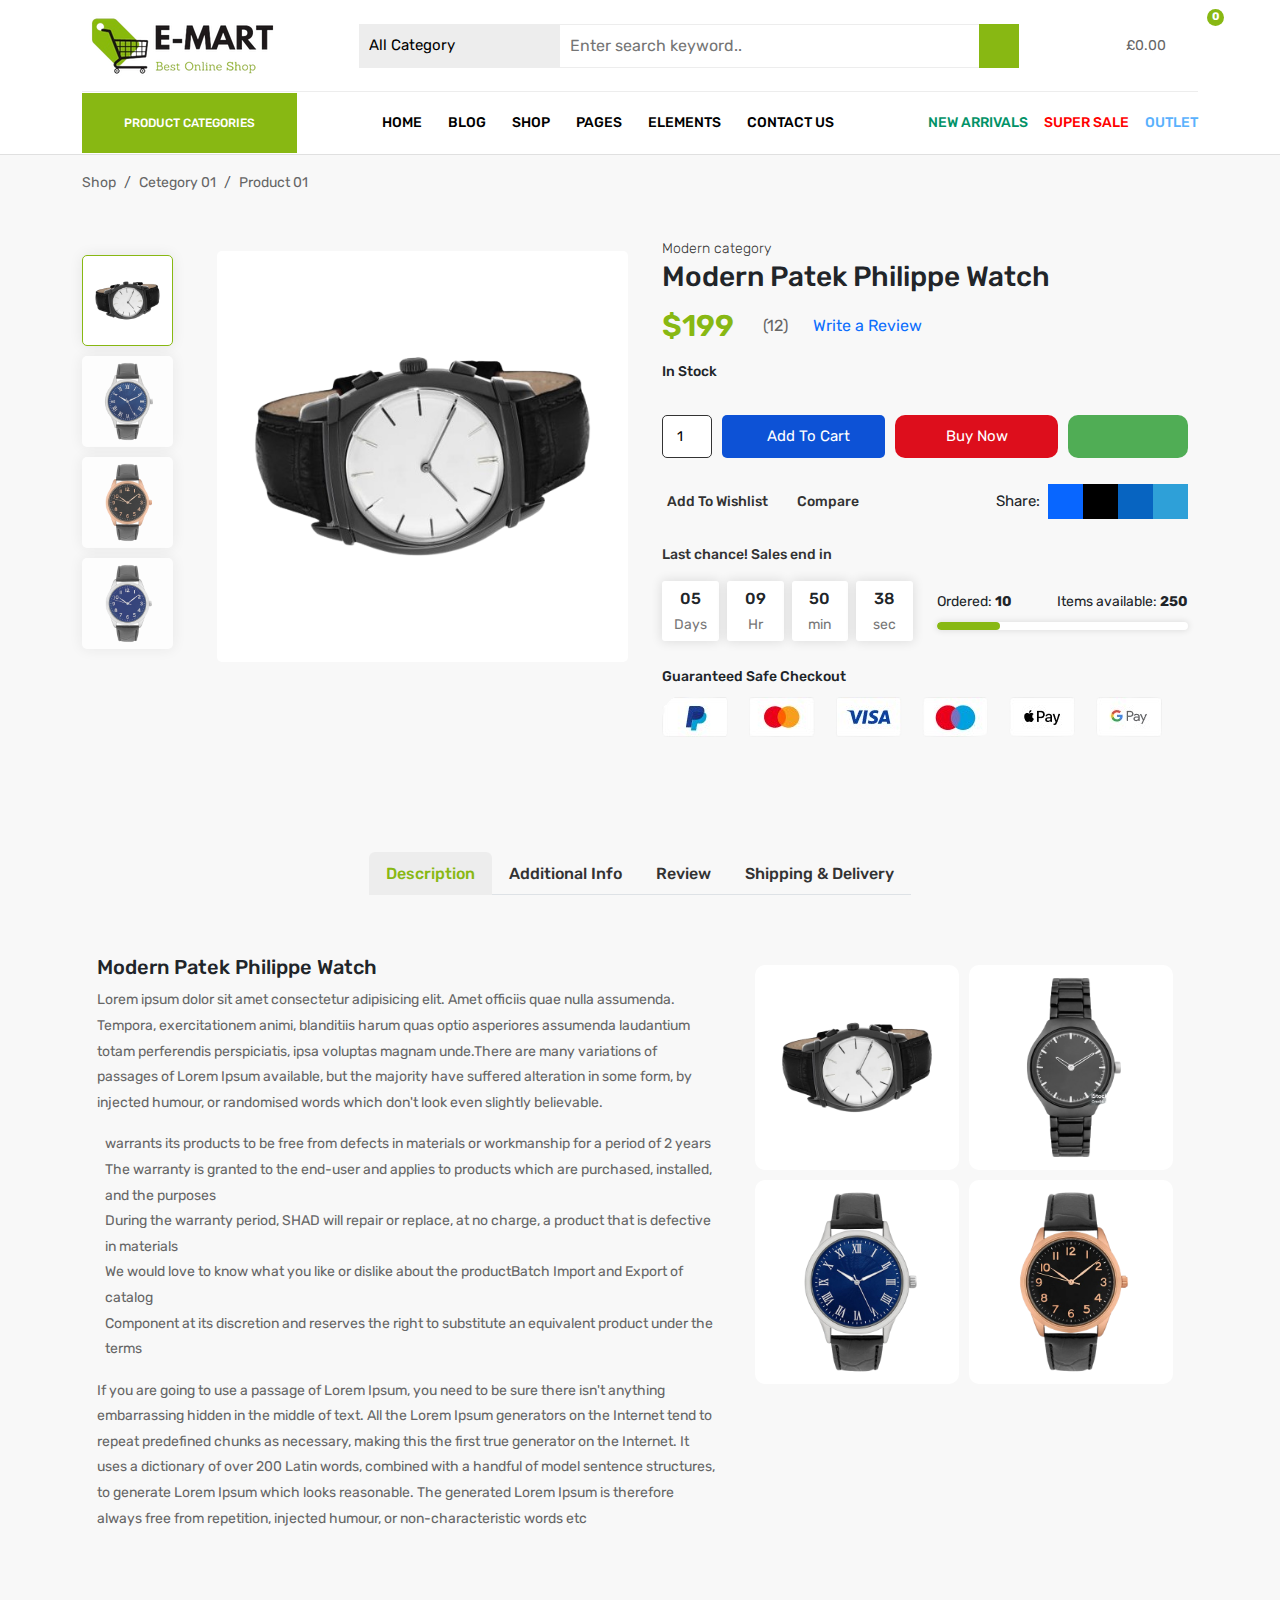
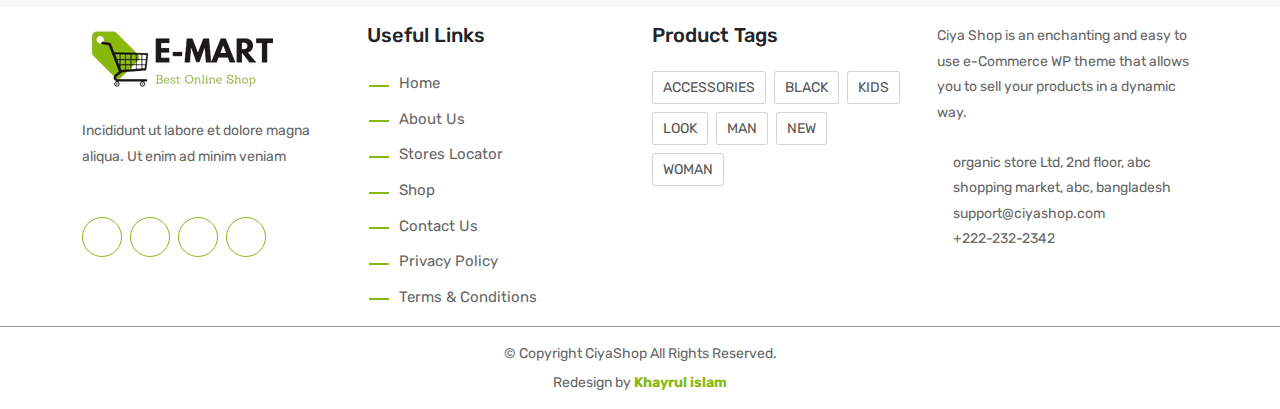
<file: product01.html>
<!DOCTYPE html>
<html lang="en">

<head>
    <meta charset="UTF-8">
    <meta name="viewport" content="width=device-width, initial-scale=1.0">
    <title>Product-01 | E-Mart</title>
    <link rel="stylesheet" href=" css/product.css">
    <link rel="stylesheet" href=" css/bootstrap.css">
    <link rel="stylesheet" href=" css/mega_menu.css">
    <link rel="stylesheet" href=" css/accordion_menu.css">
    <link rel="stylesheet" href=" css/swiper-bundle.min.css" />
</head>

<body>
    <!--ask question popup-->
    <div class="user_question_popup">
        <div class="popup_bg"></div>
        <div class="user_form_area">
            <div class="form_close_btn">
                <a href="#"><i class="fa-solid fa-x"></i></a>
            </div>
            <div class="form_title">

                <h3><i class="fa-solid fa-file-circle-question me-2"></i> Ask a Question About This Product</h3>
            </div>
            <form action="" autocomplete="" id="user_question_form" name="user_question_form">
                <div class="form_group">
                    <label for="fullName"></label>
                    <input type="text" id="fullName" placeholder="Enter your name" required>
                </div>
                <div class="form_group">
                    <label for="userEmail"></label>
                    <input type="email" id="userEmail" placeholder="Enter your email" required>
                </div>
                <div class="form_group">
                    <label for="topic"></label>
                    <select name="topic_select" id="topic" required>
                        <option value="0" disabled selected>Select Topic</option>
                        <option value="1">How does it fit?</option>
                        <option value="1">How do you wash it?</option>
                        <option value="1">How you can get delivered?</option>
                        <option value="1">Have any guarantee of product</option>
                    </select>
                </div>
                <div class="form_group">
                    <label for="message"></label>
                    <textarea type="message" id="message" placeholder="Write your messgae..." required></textarea>
                </div>
                <div class="form_group d-flex justify-content-center ">
                    <button type="submit">Submit</button>
                </div>
            </form>
        </div>
    </div>

    <!--header section start here-->
    <!-- page bottom menu -->
    <div class="page_bottom_menu  justify-content-between align-content-center flex-wrap">
        <a class="p_btm_item col-3 p-3" href="#"><i class="fa-solid fa-house"></i></a>
        <a class="p_btm_item col-3 p-3" href="#"><i class="fa-regular fa-heart"></i> </a>
        <a class="p_btm_item col-3 p-3" href="#"><i class="fa-solid fa-user"></i></a>
        <a class="p_btm_item col-3 p-3" href="#"><i class="fa-solid fa-bag-shopping"></i></a>
    </div>
    <header id="header">
        <!--signup and sign in page popup start-->
        <div class="user_popup_container">
            <div class="container-xxl">
                <div class="user_join_popup">
                    <div class="page_wrapper ">
                        <div class="row">
                            <span id="user_popup_close"><i class="fa-solid fa-x"></i></span>
                            <div class="col-12 col-md-6">
                                <div
                                    class="position-relative popup_from d-flex justify-content-center align-items-center">
                                    <form name="user_form" action="" id="signup_from" autocomplete="off"
                                        class="signup_form_box">
                                        <h2>Create Your Account</h2>
                                        <div class="social_site">
                                            <a href="#"><i class="fa-brands fa-facebook-f"></i></a>
                                            <a href="#"><i class="fa-brands fa-linkedin-in"></i></a>
                                            <a href="#"><i class="fa-brands fa-google-plus-g"></i></a>
                                        </div>
                                        <div class="d-flex justify-content-center ">
                                            <span>or use your email address</span>
                                        </div>
                                        <div class="input_box">
                                            <label for="YourName"></label>
                                            <input type="name" name="name" id="YourName" placeholder="Your full name"
                                                required>
                                        </div>
                                        <div class="input_box">
                                            <label for="input_email"></label>
                                            <input type="email" name="email" id="input_email" placeholder="Your email"
                                                required>
                                        </div>
                                        <div class="input_box">
                                            <label for="Password"></label>
                                            <input type="password" name="Password" id="Password"
                                                placeholder="New Password" required>
                                        </div>
                                        <div class="cdt_div">
                                            <div class="checkbox_ctn">
                                                <label for="checkbox_input"></label>
                                                <input type="checkbox" name="checkbox" id="checkbox_input">
                                                <span>Remember me</span>
                                            </div>
                                            <a href="#">forgot password?</a>
                                        </div>
                                        <div class="login_btn">
                                            <button type="submit">SIGN UP</button>
                                        </div>
                                        <div class="page_links">
                                            <a href="#">Privacy Policy</a>
                                            <a href="#">Terms & Conditions</a>
                                        </div>
                                    </form>
                                    <div class="login_form_box" id="login_from">
                                        <div class="from_title">
                                            <h2>Login</h2>
                                            <p>Enter your Email and Password to login.</p>
                                        </div>
                                        <form action="" name="login_form_area" id="login_form_area" class="login_form"
                                            autocomplete="on">
                                            <input type="email" name="email" id="loginEmail" placeholder="Email">
                                            <input type="password" name="password" id="loginPassword"
                                                placeholder="password">
                                            <div class="optional_items mb-5">
                                                <div class="remember_field">
                                                    <input type="checkbox" name="remember" id="remember">
                                                    <label for="remember">Remember me</label>

                                                </div>
                                                <div class="forget_item">
                                                    <a href="#">Forget your email?</a>
                                                </div>
                                            </div>
                                            <button type="submit">Login</button>
                                        </form>
                                        <span class="or_devider">Or</span>
                                        <div class="login_other_way">
                                            <div class="single_way">
                                                <div class="social-login">
                                                    <i class="fa-brands fa-google"></i>
                                                </div>
                                                <span>Connect with google</span>
                                            </div>
                                            <div class="single_way">
                                                <div class="social-login">
                                                    <i class="fa-brands fa-facebook-f"></i>
                                                </div>
                                                <span>Connect with facebook</span>
                                            </div>
                                        </div>
                                    </div>
                                </div>
                            </div>
                            <div class="col-12 col-md-6 pe-0">
                                <div class="msg_box_container">
                                    <div class="msg_box d-flex flex-column ">
                                        <div class="cir_photo">
                                            <img src=" img/profile_sml.jpg" alt="profile picture">
                                        </div>
                                        <h3 id="user_msg">Wellcome Back!</h3>
                                        <p>Login here by filling you're username and password or use your favorite
                                            social network account
                                            to
                                            enter to the site</p>
                                        <div class="signup-login_buttons">
                                            <button id="login_btn" type="submit">LOGIN</button>
                                            <button id="signup_btn" type="submit">SIGN UP</button>
                                        </div>
                                    </div>
                                </div>
                            </div>
                        </div>
                    </div>
                </div>
            </div>
        </div>
        <!--signup and sign in page popup end-->
        <!--mobile search page-->
        <div class="mobile_popup_search">
            <div class="popup_search_wrapper">
                <a href="#" class="popup_search_close" type="submit"><i class="fa-solid fa-x"></i></a>
                <form action="" name="mobile_search_form" autocomplete="off" id="mobile_search_form"
                    class="mobile_search-bar">
                    <input type="search" name="s" id="search_input" placeholder="Search for product">
                    <select class="category_items ps-0">
                        <option value="">All Category</option>
                        <option value="">Clock</option>
                        <option value="">Lighting</option>
                        <option value="">Furniture</option>
                        <option value="">Toy</option>
                        <option value="">Fashion</option>
                        <option value="">Others</option>
                    </select>
                    <button type="submit"><i class="fa-solid fa-magnifying-glass"></i></button>
                </form>
                <div class="popular_category">
                    <h3>Most Popular Category</h3>
                    <div class="popular_category_wrapper d-flex flex-wrap ">
                        <a href="#" class="popular_category_title">
                            <span>Furniture</span>
                            <i class="fa-solid fa-chevron-right"></i>
                        </a>
                        <a href="#" class="popular_category_title">
                            <span>Accessories</span>
                            <i class="fa-solid fa-chevron-right"></i>
                        </a>
                        <a href="#" class="popular_category_title">
                            <span>Laptop</span>
                            <i class="fa-solid fa-chevron-right"></i>
                        </a>
                        <a href="#" class="popular_category_title">
                            <span>LED Signage</span>
                            <i class="fa-solid fa-chevron-right"></i>
                        </a>
                        <a href="#" class="popular_category_title">
                            <span>Sound Device</span>
                            <i class="fa-solid fa-chevron-right"></i>
                        </a>
                        <a href="#" class="popular_category_title">
                            <span>Family</span>
                            <i class="fa-solid fa-chevron-right"></i>
                        </a>
                        <a href="#" class="popular_category_title">
                            <span>Tablet</span>
                            <i class="fa-solid fa-chevron-right"></i>
                        </a>
                        <a href="#" class="popular_category_title">
                            <span>Toys</span>
                            <i class="fa-solid fa-chevron-right"></i>
                        </a>
                        <a href="#" class="popular_category_title">
                            <span>Cricket</span>
                            <i class="fa-solid fa-chevron-right"></i>
                        </a>
                        <a href="#" class="popular_category_title">
                            <span>Badminton</span>
                            <i class="fa-solid fa-chevron-right"></i>
                        </a>
                        <a href="#" class="popular_category_title">
                            <span>Computer</span>
                            <i class="fa-solid fa-chevron-right"></i>
                        </a>
                        <a href="#" class="popular_category_title">
                            <span>Air Condition</span>
                            <i class="fa-solid fa-chevron-right"></i>
                        </a>
                    </div>
                </div>
            </div>
        </div>

        <div class="container-fluid container-xl">
            <!--top header section start here-->
            <div class="top_header d-flex justify-content-between align-items-center ">
                <div class="logo">
                    <a class="navbar-brand" class="img-fluid " href=" index.html"><img src=" img/logo.png"
                            alt=" img/logo.png">
                    </a>
                </div>
                <form autocomplete="on" action="" id="main_search_bar_form"
                    class="main_search_bar d-none d-lg-flex align-content-center">
                    <div class="category_area">
                        <select class="category_items ps-0">
                            <option value="">All Category</option>
                            <option value="">Clock</option>
                            <option value="">Lighting</option>
                            <option value="">Furniture</option>
                            <option value="">Toy</option>
                            <option value="">Fashion</option>
                            <option value="">Others</option>
                        </select>
                        <div class="select_icon">
                            <i class="toggle_open fa-solid fa-caret-down"></i>
                            <i style="display: none;" class="toggle_close fa-solid fa-caret-up"></i>
                        </div>
                    </div>
                    <div class="search_input">
                        <label for="searchField"></label>
                        <input type="text" name="searchField" id="searchField" placeholder="Enter search keyword.."
                            required>
                        <button type="submit"> <i class="fa-solid fa-magnifying-glass"></i></button>
                    </div>
                </form>
                <div class="woocommerce_area">
                    <ul class="woocommerce_options align-items-center  justify-content-end mb-0  ps-0">
                        <li class="list-unstyled me-3 search_icon d-unset d-lg-none"><a href="#"><i
                                    class="fa-solid fa-magnifying-glass"></i></a>
                        </li>
                        <li class="list-unstyled me-3"><a id="user_join_icon" href="#"><i
                                    class="fa-solid fa-user"></i></a></li>
                        <li id="product_item" class="list-unstyled me-3"><a href="#"><i
                                    class="fa-solid fa-bag-shopping"></i></a>
                        </li>
                        <li class="list-unstyled me-3"><span>£</span>0.00</li>
                        <li class="list-unstyled me-3"><a href="#"><i class="fa-solid fa-shuffle"></i></a></li>
                        <li class="list-unstyled product_like_list"><a href="#"><i class="fa-regular fa-heart"></i> </a>
                        </li>
                        <button class="offcanvas_icon btn d-block d-lg-none" type="button" data-bs-toggle="offcanvas"
                            data-bs-target="#offcanvasExample" aria-controls="offcanvasExample">
                            <img src=" img/bars-solid.svg" alt=" img/bars-solid.svg" srcset="">
                        </button>
                        <div class="offcanvas offcanvas-start" tabindex="-1" id="offcanvasExample"
                            aria-labelledby="offcanvasExampleLabel">
                            <div class="offcanvas_close_btn ">
                                <button type="button" class="btn-close" data-bs-dismiss="offcanvas"
                                    aria-label="Close"></button>
                            </div>
                            <div class="offcanvas-body pt-5">
                                <form autocomplete="on" action="" id="offcanvas_search_form"
                                    class="main_search_bar mobile_search_bar d-flex d-lg-none align-content-center p-0 pb-3">
                                    <div class="search_input mobile mobile_sm">
                                        <label for="offcanvas_searchField"></label>
                                        <input type="text" name="searchField" id="offcanvas_searchField"
                                            placeholder="Enter search keyword..">
                                        <button type="submit"><i class="fa-solid fa-magnifying-glass"></i></button>
                                    </div>
                                </form>
                                <ul class="nav nav-pills mb-3" id="pills-tab" role="tablist">
                                    <li class="nav-item col-6" role="presentation">
                                        <button class="nav-link active menu_tab" id="pills-home-tab"
                                            data-bs-toggle="pill" data-bs-target="#pills-home" type="button" role="tab"
                                            aria-controls="pills-home" aria-selected="true">Menu</button>
                                    </li>
                                    <li class="nav-item col-6" role="presentation">
                                        <button class="nav-link menu_tab" id="pills-profile-tab" data-bs-toggle="pill"
                                            data-bs-target="#pills-profile" type="button" role="tab"
                                            aria-controls="pills-profile" aria-selected="false">Categories</button>
                                    </li>
                                </ul>
                                <div class="tab-content" id="pills-tabContent">
                                    <div class="tab-pane fade show active" id="pills-home" role="tabpanel"
                                        aria-labelledby="pills-home-tab" tabindex="0">
                                        <ul class="accordion-menu">
                                            <li>
                                                <div class="dropdownlink"><i class="fa fa-road" aria-hidden="true"></i>
                                                    <a href=" index.html">Home</a>
                                                    <i class="fa fa-chevron-down" aria-hidden="true"></i>
                                                </div>
                                                <ul class="submenuItems">
                                                    <li><a href="#">Home 1</a></li>
                                                    <li><a href="#">Home 2</a></li>
                                                    <li><a href="#">Home 3</a></li>
                                                </ul>
                                            </li>
                                            <li>
                                                <div class="dropdownlink"><i class="fa fa-paper-plane"
                                                        aria-hidden="true"></i> Blog
                                                    <i class="fa fa-chevron-down" aria-hidden="true"></i>
                                                </div>
                                                <ul class="submenuItems">
                                                    <li><a href="#">Blog 1</a></li>
                                                    <li><a href="#">Blog 2</a></li>
                                                </ul>
                                            </li>
                                            <li>
                                                <div class="dropdownlink"><i class="fa fa-quote-left"
                                                        aria-hidden="true"></i> <a href="  shop.html">Shop</a>
                                                    <i class="fa fa-chevron-down" aria-hidden="true"></i>
                                                </div>
                                                <ul class="submenuItems">
                                                    <li class="sub">
                                                        <div class="dropdownlink"> Fantasy 1
                                                            <i class="fa fa-chevron-down" aria-hidden="true"></i>
                                                        </div>
                                                        <ul class="submenuItems">
                                                            <li><a href="#">Fantasy 2</a></li>
                                                            <li><a href="#">Fantasy 3</a></li>
                                                        </ul>
                                                    </li>
                                                    <li><a href="#">Fantasy 2</a></li>
                                                    <li><a href="#">Fantasy 3</a></li>
                                                </ul>
                                            </li>
                                            <li>
                                                <div class="dropdownlink"><i class="fa fa-motorcycle"
                                                        aria-hidden="true"></i> Elements
                                                    <i class="fa fa-chevron-down" aria-hidden="true"></i>
                                                </div>
                                                <ul class="submenuItems">
                                                    <li><a href="#">Elements 1</a></li>
                                                    <li><a href="#">Elements 2</a></li>
                                                    <li><a href="#">Elements 3</a></li>
                                                </ul>
                                            </li>
                                            <li>
                                                <div class="dropdownlink"><i class="fa fa-motorcycle"
                                                        aria-hidden="true"></i> Contact Us
                                                </div>
                                            </li>
                                        </ul>
                                    </div>
                                    <div class="tab-pane fade" id="pills-profile" role="tabpanel"
                                        aria-labelledby="pills-profile-tab" tabindex="0">
                                        <ul class="accordion-menu">
                                            <li>
                                                <div class="dropdownlink"><i class="fa fa-road" aria-hidden="true"></i>
                                                    Category one
                                                </div>
                                            </li>
                                            <li>
                                                <div class="dropdownlink"><i class="fa fa-paper-plane"
                                                        aria-hidden="true"></i> Category two
                                                </div>
                                            </li>
                                            <li>
                                                <div class="dropdownlink"><i class="fa fa-quote-left"
                                                        aria-hidden="true"></i> Category
                                                    <i class="fa fa-chevron-down" aria-hidden="true"></i>
                                                </div>
                                                <ul class="submenuItems">
                                                    <li>
                                                        <div class="dropdownlink"> Category 1
                                                            <i class="fa fa-chevron-down" aria-hidden="true"></i>
                                                        </div>
                                                        <ul class="submenuItems">
                                                            <li><a href="#">Category 2</a></li>
                                                            <li><a href="#">Category 3</a></li>
                                                        </ul>
                                                    </li>
                                                    <li><a href="#">Category</a></li>
                                                    <li><a href="#">Category</a></li>
                                                </ul>
                                            </li>
                                            <li>
                                                <div class="dropdownlink"><i class="fa fa-motorcycle"
                                                        aria-hidden="true"></i> Elements
                                                    <i class="fa fa-chevron-down" aria-hidden="true"></i>
                                                </div>
                                                <ul class="submenuItems">
                                                    <li><a href="#">Elements 1</a></li>
                                                    <li><a href="#">Elements 2</a></li>
                                                    <li><a href="#">Elements 3</a></li>
                                                </ul>
                                            </li>
                                            <li>
                                                <div class="dropdownlink"><i class="fa fa-motorcycle"
                                                        aria-hidden="true"></i> Contact Us
                                                </div>
                                            </li>
                                            <li>
                                                <div class="dropdownlink"><i class="fa fa-motorcycle"
                                                        aria-hidden="true"></i> Category title
                                                </div>
                                            </li>
                                            <li>
                                                <div class="dropdownlink"><i class="fa fa-motorcycle"
                                                        aria-hidden="true"></i> Category title
                                                </div>
                                            </li>
                                            <li>
                                                <div class="dropdownlink"><i class="fa fa-motorcycle"
                                                        aria-hidden="true"></i> Category title
                                                </div>
                                            </li>
                                        </ul>
                                    </div>
                                </div>
                            </div>
                        </div>
                    </ul>
                </div>
                <!-- product cart message-->
                <div class="product_msg">
                    <span>No products in the cart.</span>
                </div>
            </div>
            <!--top header section end here-->
            <nav class="navbar navbar-expand-lg justify-content-between ">
                <!-- vertical category start -->
                <div class=" vertical_category d-none d-lg-flex ">
                    <div class="vertical_category_wrapper ">
                        <div class="v_category_handler d-flex justify-content-between align-items-center ">
                            <i class="fa-solid fa-list mb-0 pb-0 "></i>
                            <span class="v_category_title">PRODUCT CATEGORIES</span>
                            <i class="fa-solid fa-caret-down"></i>
                        </div>
                        <ul id="category_list" class="v_category_items ps-0 ">
                            <li>
                                <div class="category_title">
                                    <img src=" img/telephone.png" alt="telephone.png" class="img-fluid me-2">
                                    <span>Electronic</span>
                                    <div class="product_mega_menu product_menu">
                                        <div class="product_mega_menu_wrapper d-flex justify-content-between  p-3">
                                            <div class="row flex-wrap ">
                                                <div class="col-3">
                                                    <div class="menu_inner_item">
                                                        <h4>Armchairs</h4>
                                                        <ul class="ps-0 ">
                                                            <li><a href="#">Super Chir</a></li>
                                                            <li><a href="#">Sofa Chir</a></li>
                                                            <li><a href="#">Reading Chir</a></li>
                                                            <li><a href="#">Primaum Chir</a></li>
                                                        </ul>
                                                    </div>
                                                </div>
                                                <div class="col-3">
                                                    <div class="menu_inner_item">
                                                        <h4>Computer</h4>
                                                        <ul class="ps-0 ">
                                                            <li><a href="#">Super Chir</a></li>
                                                            <li><a href="#">Sofa Chir</a></li>
                                                            <li><a href="#">Reading Chir</a></li>
                                                            <li><a href="#">Primaum Chir</a></li>
                                                        </ul>
                                                    </div>
                                                </div>
                                                <div class="col-3">
                                                    <div class="menu_inner_item">
                                                        <h4>Technology</h4>
                                                        <ul class="ps-0 ">
                                                            <li><a href="#">Footstone</a></li>
                                                            <li><a href="#">Trolleys</a></li>
                                                            <li><a href="#">Shoe cabinate</a></li>
                                                            <li><a href="#">product demo</a></li>
                                                        </ul>
                                                    </div>
                                                </div>
                                                <div class="col-3">
                                                    <div class="menu_inner_item">
                                                        <h4>Armchairs</h4>
                                                        <ul class="ps-0 ">
                                                            <li><a href="#">Super Chir</a></li>
                                                            <li><a href="#">Sofa Chir</a></li>
                                                            <li><a href="#">Reading Chir</a></li>
                                                            <li><a href="#">Primaum Chir</a></li>
                                                        </ul>
                                                    </div>
                                                </div>
                                                <div class="col-3">
                                                    <div class="menu_inner_item">
                                                        <h4>Technology</h4>
                                                        <ul class="ps-0 ">
                                                            <li><a href="#">Footstone</a></li>
                                                            <li><a href="#">Trolleys</a></li>
                                                            <li><a href="#">Shoe cabinate</a></li>
                                                            <li><a href="#">product demo</a></li>
                                                        </ul>
                                                    </div>
                                                </div>
                                                <div class="col-3">
                                                    <div class="menu_inner_item">
                                                        <h4>Telephone</h4>
                                                        <ul class="ps-0 ">
                                                            <li><a href="#">Footstone</a></li>
                                                            <li><a href="#">Trolleys</a></li>
                                                            <li><a href="#">Shoe cabinate</a></li>
                                                            <li><a href="#">product demo</a></li>
                                                        </ul>
                                                    </div>
                                                </div>
                                                <div class="col-3">
                                                    <div class="menu_inner_item">
                                                        <h4>Armchairs</h4>
                                                        <ul class="ps-0 ">
                                                            <li><a href="#">Super Chir</a></li>
                                                            <li><a href="#">Sofa Chir</a></li>
                                                            <li><a href="#">Reading Chir</a></li>
                                                            <li><a href="#">Primaum Chir</a></li>
                                                        </ul>
                                                    </div>
                                                </div>
                                                <div class="col-3">
                                                    <div class="menu_inner_item">
                                                        <h4>Technology</h4>
                                                        <ul class="ps-0 ">
                                                            <li><a href="#">Footstone</a></li>
                                                            <li><a href="#">Trolleys</a></li>
                                                            <li><a href="#">Shoe cabinate</a></li>
                                                            <li><a href="#">product demo</a></li>
                                                        </ul>
                                                    </div>
                                                </div>
                                            </div>
                                        </div>
                                    </div>
                                </div>
                                <i class="fa-solid fa-angle-right"></i>
                            </li>
                            <li>
                                <div class="category_title">
                                    <img src=" img/sofa.png" alt=" img/sofa.png" class="img-fluid me-2">
                                    <span>Furniture</span>
                                    <div class="product_mega_menu product_menu">
                                        <div class="product_mega_menu_wrapper d-flex justify-content-between  p-3">
                                            <div class="row flex-wrap ">
                                                <div class="col-3">
                                                    <div class="menu_inner_item">
                                                        <h4>Electronic Device</h4>
                                                        <ul class="ps-0 ">
                                                            <li><a href="#">Small Sofas</a></li>
                                                            <li><a href="#">Armchairs</a></li>
                                                            <li><a href="#">Easy Chir</a></li>
                                                            <li><a href="#">Day Beds</a></li>
                                                        </ul>
                                                    </div>
                                                </div>
                                                <div class="col-3">
                                                    <div class="menu_inner_item">
                                                        <h4>Armchairs</h4>
                                                        <ul class="ps-0 ">
                                                            <li><a href="#">Super Chir</a></li>
                                                            <li><a href="#">Sofa Chir</a></li>
                                                            <li><a href="#">Reading Chir</a></li>
                                                            <li><a href="#">Primaum Chir</a></li>
                                                        </ul>
                                                    </div>
                                                </div>
                                                <div class="col-3">
                                                    <div class="menu_inner_item">
                                                        <h4>Technology</h4>
                                                        <ul class="ps-0 ">
                                                            <li><a href="#">Footstone</a></li>
                                                            <li><a href="#">Trolleys</a></li>
                                                            <li><a href="#">Shoe cabinate</a></li>
                                                            <li><a href="#">product demo</a></li>
                                                        </ul>
                                                    </div>
                                                </div>
                                                <div class="col-3">
                                                    <div class="menu_inner_item">
                                                        <h4>Armchairs</h4>
                                                        <ul class="ps-0 ">
                                                            <li><a href="#">Super Chir</a></li>
                                                            <li><a href="#">Sofa Chir</a></li>
                                                            <li><a href="#">Reading Chir</a></li>
                                                            <li><a href="#">Primaum Chir</a></li>
                                                        </ul>
                                                    </div>
                                                </div>
                                                <div class="col-3">
                                                    <div class="menu_inner_item">
                                                        <h4>Armchairs</h4>
                                                        <ul class="ps-0 ">
                                                            <li><a href="#">Super Chir</a></li>
                                                            <li><a href="#">Sofa Chir</a></li>
                                                            <li><a href="#">Reading Chir</a></li>
                                                            <li><a href="#">Primaum Chir</a></li>
                                                        </ul>
                                                    </div>
                                                </div>
                                                <div class="col-3">
                                                    <div class="menu_inner_item">
                                                        <h4>Technology</h4>
                                                        <ul class="menu_inner_item ps-0 ">
                                                            <li><a href="#">Footstone</a></li>
                                                            <li><a href="#">Trolleys</a></li>
                                                            <li><a href="#">Shoe cabinate</a></li>
                                                            <li><a href="#">product demo</a></li>
                                                        </ul>
                                                    </div>
                                                </div>
                                                <div class="col-6">
                                                    <div class="menu_inner_item">
                                                        <img src=" img/product_ads.jpg" alt=" img/product_ads.jpg"
                                                            class="img-fluid">
                                                    </div>
                                                </div>
                                            </div>
                                        </div>
                                    </div>
                                </div>
                                <i class="fa-solid fa-angle-right"></i>
                            </li>
                            <li>
                                <div class="category_title">
                                    <img src=" img/computer.png" alt=" img/computer.png" class="img-fluid me-2">
                                    <span>Computer</span>
                                    <div class="product_mega_menu product_menu">
                                        <div class="product_mega_menu_wrapper d-flex justify-content-between  p-3">
                                            <div class="row flex-wrap ">
                                                <div class="col-3">
                                                    <div class="menu_inner_item">
                                                        <h4>Computer</h4>
                                                        <ul class="ps-0 ">
                                                            <li><a href="#">Small Sofas</a></li>
                                                            <li><a href="#">Armchairs</a></li>
                                                            <li><a href="#">Easy Chir</a></li>
                                                            <li><a href="#">Day Beds</a></li>
                                                        </ul>
                                                    </div>
                                                </div>
                                                <div class="col-3">
                                                    <div class="menu_inner_item">
                                                        <h4>Tables</h4>
                                                        <ul class="ps-0 ">
                                                            <li><a href="#">Footstone</a></li>
                                                            <li><a href="#">Trolleys</a></li>
                                                            <li><a href="#">Shoe cabinate</a></li>
                                                            <li><a href="#">product demo</a></li>
                                                        </ul>
                                                    </div>
                                                </div>
                                                <div class="col-3">
                                                    <div class="menu_inner_item">
                                                        <h4>Furniture</h4>
                                                        <ul class="ps-0 ">
                                                            <li><a href="#">Tablet Device</a></li>
                                                            <li><a href="#">Gaming</a></li>
                                                            <li><a href="#">Play online</a></li>
                                                            <li><a href="#">Play Ground</a></li>
                                                        </ul>
                                                    </div>
                                                </div>
                                                <div class="col-3">
                                                    <div class="menu_inner_item">
                                                        <h4>Armchairs</h4>
                                                        <ul class="menu_inner_item ps-0 ">
                                                            <li><a href="#">Super Chir</a></li>
                                                            <li><a href="#">Sofa Chir</a></li>
                                                            <li><a href="#">Reading Chir</a></li>
                                                            <li><a href="#">Primum Chir</a></li>
                                                        </ul>
                                                    </div>
                                                </div>
                                                <div class="col-3">
                                                    <div class="menu_inner_item">
                                                        <h4>Electronic Device</h4>
                                                        <ul class="ps-0 ">
                                                            <li><a href="#">Small Sofas</a></li>
                                                            <li><a href="#">Armchairs</a></li>
                                                            <li><a href="#">Easy Chir</a></li>
                                                            <li><a href="#">Day Beds</a></li>
                                                        </ul>
                                                    </div>
                                                </div>
                                                <div class="col-3">
                                                    <div class="menu_inner_item">
                                                        <h4>Technology</h4>
                                                        <ul class="ps-0 ">
                                                            <li><a href="#">Footstone</a></li>
                                                            <li><a href="#">Trolleys</a></li>
                                                            <li><a href="#">Shoe cabinate</a></li>
                                                            <li><a href="#">product demo</a></li>
                                                        </ul>
                                                    </div>
                                                </div>
                                                <div class="col-6">
                                                    <div class="menu_inner_item">
                                                        <img src="img/product_anunc.jpg" alt=" img/product_anunc.png"
                                                            class="img-fluid">
                                                    </div>
                                                </div>
                                            </div>
                                        </div>
                                    </div>
                                </div>
                                <i class="fa-solid fa-angle-right"></i>
                            </li>
                            <li>
                                <div class="category_title">
                                    <img src="img/gardening-tools.png" alt=" img/gardening-tools.png"
                                        class="img-fluid me-2">
                                    <span>Farming Tools</span>
                                    <div class="product_mega_menu product_menu">
                                        <div class="product_mega_menu_wrapper d-flex justify-content-between  p-3">
                                            <div class="row flex-wrap ">
                                                <div class="col-3">
                                                    <div class="menu_inner_item">
                                                        <h4>Armchairs</h4>
                                                        <ul class="ps-0 ">
                                                            <li><a href="#">Super Chir</a></li>
                                                            <li><a href="#">Sofa Chir</a></li>
                                                            <li><a href="#">Reading Chir</a></li>
                                                            <li><a href="#">Primaum Chir</a></li>
                                                        </ul>
                                                    </div>
                                                </div>
                                                <div class="col-3">
                                                    <div class="menu_inner_item">
                                                        <h4>Electronic Device</h4>
                                                        <ul class="ps-0 ">
                                                            <li><a href="#">Small Sofas</a></li>
                                                            <li><a href="#">Armchairs</a></li>
                                                            <li><a href="#">Easy Chir</a></li>
                                                            <li><a href="#">Day Beds</a></li>
                                                        </ul>
                                                    </div>
                                                </div>
                                                <div class="col-3">
                                                    <div class="menu_inner_item">
                                                        <h4>Technology</h4>
                                                        <ul class=" ps-0 ">
                                                            <li><a href="#">Footstone</a></li>
                                                            <li><a href="#">Trolleys</a></li>
                                                            <li><a href="#">Shoe cabinate</a></li>
                                                            <li><a href="#">product demo</a></li>
                                                        </ul>
                                                    </div>
                                                </div>
                                                <div class="col-3">
                                                    <div class="menu_inner_item">
                                                        <h4>Armchairs</h4>
                                                        <ul class="ps-0 ">
                                                            <li><a href="#">Super Chir</a></li>
                                                            <li><a href="#">Sofa Chir</a></li>
                                                            <li><a href="#">Reading Chir</a></li>
                                                            <li><a href="#">Primaum Chir</a></li>
                                                        </ul>
                                                    </div>
                                                </div>
                                                <div class="col-3">
                                                    <div class="menu_inner_item">
                                                        <h4>Electronic Device</h4>
                                                        <ul class="ps-0 ">
                                                            <li><a href="#">Small Sofas</a></li>
                                                            <li><a href="#">Armchairs</a></li>
                                                            <li><a href="#">Easy Chir</a></li>
                                                            <li><a href="#">Day Beds</a></li>
                                                        </ul>
                                                    </div>
                                                </div>
                                                <div class="col-6">
                                                    <div class="menu_inner_item">
                                                        <img src="img/product_anunc.jpg" alt=" img/product_anunc.png"
                                                            class="img-fluid">
                                                    </div>
                                                </div>
                                            </div>
                                        </div>
                                    </div>
                                </div>
                                <i class="fa-solid fa-angle-right"></i>
                            </li>
                            <li>
                                <div class="category_title">
                                    <img src=" img/technology.png" alt=" img/technology.png" class="img-fluid me-2">
                                    <span>Instruments</span>
                                    <div class="product_mega_menu product_menu">
                                        <div class="product_mega_menu_wrapper d-flex justify-content-between  p-3">
                                            <div class="row flex-wrap ">
                                                <div class="col-3">
                                                    <div class="menu_inner_item">
                                                        <h4>Technology</h4>
                                                        <ul class="ps-0 ">
                                                            <li><a href="#">Footstone</a></li>
                                                            <li><a href="#">Trolleys</a></li>
                                                            <li><a href="#">Shoe cabinate</a></li>
                                                            <li><a href="#">product demo</a></li>
                                                        </ul>
                                                    </div>
                                                </div>
                                                <div class="col-3">
                                                    <div class="menu_inner_item">
                                                        <h4>Armchairs</h4>
                                                        <ul class="ps-0 ">
                                                            <li><a href="#">Super Chir</a></li>
                                                            <li><a href="#">Sofa Chir</a></li>
                                                            <li><a href="#">Reading Chir</a></li>
                                                            <li><a href="#">Primaum Chir</a></li>
                                                        </ul>
                                                    </div>
                                                </div>
                                                <div class="col-3">
                                                    <div class="menu_inner_item">
                                                        <h4>Electronic Device</h4>
                                                        <ul class="ps-0 ">
                                                            <li><a href="#">Small Sofas</a></li>
                                                            <li><a href="#">Armchairs</a></li>
                                                            <li><a href="#">Easy Chir</a></li>
                                                            <li><a href="#">Day Beds</a></li>
                                                        </ul>
                                                    </div>
                                                </div>
                                                <div class="col-3">
                                                    <div class="menu_inner_item">
                                                        <h4>Armchairs</h4>
                                                        <ul class="ps-0 ">
                                                            <li><a href="#">Super Chir</a></li>
                                                            <li><a href="#">Sofa Chir</a></li>
                                                            <li><a href="#">Reading Chir</a></li>
                                                            <li><a href="#">Primaum Chir</a></li>
                                                        </ul>
                                                    </div>
                                                </div>
                                                <div class="col-3">
                                                    <div class="menu_inner_item">
                                                        <h4>Technology</h4>
                                                        <ul class="ps-0 ">
                                                            <li><a href="#">Footstone</a></li>
                                                            <li><a href="#">Trolleys</a></li>
                                                            <li><a href="#">Shoe cabinate</a></li>
                                                            <li><a href="#">product demo</a></li>
                                                        </ul>
                                                    </div>
                                                </div>
                                                <div class="col-3">
                                                    <div class="menu_inner_item">
                                                        <h4>Armchairs</h4>
                                                        <ul class="ps-0 ">
                                                            <li><a href="#">Super Chir</a></li>
                                                            <li><a href="#">Sofa Chir</a></li>
                                                            <li><a href="#">Reading Chir</a></li>
                                                            <li><a href="#">Primaum Chir</a></li>
                                                        </ul>
                                                    </div>
                                                </div>
                                                <div class="col-6">
                                                    <div class="menu_inner_item">
                                                        <img src=" img/product_anunc.jpg" alt=" img/product_anunc.png"
                                                            class="img-fluid">
                                                    </div>
                                                </div>
                                            </div>
                                        </div>
                                    </div>
                                </div>
                                <i class="fa-solid fa-angle-right"></i>
                            </li>
                        </ul>
                    </div>
                </div>
                <!-- desktop menu start here -->
                <ul id="desktop_menu" class="navbar-nav navbar-light menu-main">
                    <li class="nav-item "><a class="nav-link" href="#">HOME</a></li>
                    <li class="nav-item"><a class="nav-link" href="#">BLOG</a></li>
                    <li class="nav-item menu-item-has-children">
                        <a href="  shop.html" class="nav-link">SHOP <i class="fa fa-angle-down"></i></a>
                        <div class="sub-menu mega-menu mega-menu-column-4 ">
                            <div class="list-item">
                                <h4 class="title">SHOP LAYOUT</h4>
                                <ul class="ps-0 mt-3">
                                    <li><a class="new_" href=" product01.html">Product page-01</a></li>
                                    <li><a class="new_" href=" product.html" target="_blank">Product page-02</a></li>
                                    <li><a href="#">Product List</a></li>
                                    <li><a href="#">Product List</a></li>
                                    <li><a href="#">Product List</a></li>
                                    <li><a href="#">Sticky Gallery No Sidebar</a></li>
                                    <li><a href="#">Product List</a></li>
                                    <li><a href="#">Product List</a></li>
                                    <li><a href="#">Product List</a></li>
                                </ul>
                            </div>
                            <div class="list-item">
                                <h4 class="title">PRODUCT PAGES</h4>
                                <ul class="ps-0 mt-3">
                                    <li><a href="#">Product List</a></li>
                                    <li><a href="#">Product List</a></li>
                                    <li><a href="#">Sticky Gallery No Sidebar</a></li>
                                    <li><a href="#">Product List</a></li>
                                    <li><a href="#">Sticky Gallery No Sidebar</a></li>
                                    <li><a class="sale" href="#">Product List</a></li>
                                    <li><a href="#">Product List</a></li>
                                    <li><a href="#">Product List</a></li>
                                    <li><a href="#">Sticky Gallery No Sidebar </a></li>
                                </ul>
                            </div>
                            <div class="list-item">
                                <h4 class="title">PRODUCT FEATURES</h4>
                                <ul class="ps-0 mt-3">
                                    <li><a href="#">Product List</a></li>
                                    <li><a href="#">Product List</a></li>
                                    <li><a href="#">Product List</a></li>
                                    <li><a href="#">Product List</a></li>
                                    <li><a href="#">Sticky Gallery No Sidebart</a></li>
                                    <li><a href="#">Sticky Gallery No Sidebar</a></li>
                                    <li><a class="sale" href="#">Product List</a></li>
                                    <li><a href="#">Product List</a></li>
                                </ul>
                            </div>
                            <div class="list-item">
                                <h4 class="title">WOOCOMMERCE</h4>
                                <ul class="ps-0 mt-3">
                                    <li><a href="#">Product List</a></li>
                                    <li><a href="#">Sticky Gallery No Sidebar</a></li>
                                    <li><a href="#">Product List</a></li>
                                    <li><a class="sale" href="#">Sticky Gallery No Sidebar</a></li>
                                    <li><a href="#">Product List</a></li>
                                    <li><a href="#">Product List</a></li>
                                </ul>
                            </div>
                            <div class="list-item">
                                <h4 class="title">SHOP PAGES</h4>
                                <ul class="ps-0 mt-3">
                                    <li><a href="#">Sticky Gallery No Sidebar</a></li>
                                    <li><a href="#">Product List</a></li>
                                    <li><a href="#">Product List</a></li>
                                    <li><a href="#">Sticky Gallery No </a></li>
                                    <li><a href="#">Sticky Gallery No Sidebar</a></li>
                                </ul>
                            </div>
                        </div>
                    </li>
                    <li class="nav-item menu-item-has-children">
                        <a href="#" class="nav-link">PAGES <i class="fa fa-angle-down"></i></a>
                        <div class="sub-menu mega-menu mega-menu-column-4 row">
                            <div class="list-item col-3">
                                <h4 class="title">BASIC PAGES</h4>
                                <ul class="ps-0 mt-3">
                                    <li><a href=" product01.html" class="new_" target="_blank">Product
                                            Page-01</a></li>
                                    <li><a href=" product.html" class="new_" target="_blank">Product
                                            Page-02</a></li>
                                    <li><a href="#">Product List</a></li>
                                    <li><a href="#">Product List</a></li>
                                    <li><a href="#">Product List</a></li>
                                    <li><a href="#">Sticky Gallery No Sidebar</a></li>
                                    <li><a href="#">Product List</a></li>
                                    <li><a href="#">Product List</a></li>
                                    <li><a href="#">Product List</a></li>
                                </ul>
                            </div>
                            <div class="list-item col-3">
                                <h4 class="title">INFORMATION PAGES</h4>
                                <ul class="ps-0 mt-3">
                                    <li><a href="#">Product List</a></li>
                                    <li><a href="#">Product List</a></li>
                                    <li><a href="#">Sticky Gallery No Sidebar</a></li>
                                    <li><a href="#">Product List</a></li>
                                    <li><a href="#">Sticky Gallery No Sidebar</a></li>
                                    <li><a href="#">Product List</a></li>
                                    <li><a href="#">Product List</a></li>
                                    <li><a href="#">Product List</a></li>
                                    <li><a href="#">Sticky Gallery No Sidebar </a></li>
                                </ul>
                            </div>
                            <div class="list-item col-3">
                                <h4 class="title">ADDITIONAL PAGE</h4>
                                <ul class="ps-0 mt-3">
                                    <li><a href="#">Product List</a></li>
                                    <li><a href="#">Sticky Gallery No Sidebar</a></li>
                                    <li><a href="#">Product List</a></li>
                                    <li><a href="#">Sticky Gallery No Sidebar</a></li>
                                </ul>
                            </div>
                            <div class="list-item col-3">
                                <h4 class="title">PORTFOLIO</h4>
                                <ul class="ps-0 mt-3">
                                    <li><a href="#">Sticky Gallery No Sidebar</a></li>
                                    <li><a href="#">Product List</a></li>
                                    <li><a href="#">Product List</a></li>
                                    <li><a href="#">Sticky Gallery No </a></li>
                                    <li><a href="#">Sticky Gallery No Sidebar</a></li>
                                </ul>
                            </div>
                        </div>
                    </li>
                    <li class="nav-item menu-item-has-children">
                        <a href="#" class="nav-link">ELEMENTS <i class="fa fa-angle-down"></i></a>
                        <div class="sub-menu mega-menu mega-menu-column-4 row">
                            <div class="list-item col-3">
                                <h4 class="title">CIYA ELEMENTS 01</h4>
                                <ul class="ps-0 mt-3">
                                    <li><a href="#">Sticky Gallery No Sidebar</a></li>
                                    <li><a href="#">Product List</a></li>
                                    <li><a href="#">Product List</a></li>
                                    <li><a class="sale" href="#">Product List</a></li>
                                    <li><a href="#">Product List</a></li>
                                    <li><a href="#">Sticky Gallery No Sidebar</a></li>
                                    <li><a href="#">Product List</a></li>
                                    <li><a class="hot_sale" href="#">Product List</a></li>
                                    <li><a href="#">Product List</a></li>
                                </ul>
                            </div>
                            <div class="list-item col-3">
                                <h4 class="title">CIYA ELEMENTS 02</h4>
                                <ul class="ps-0 mt-3">
                                    <li><a href="#">Product List</a></li>
                                    <li><a href="#">Product List</a></li>
                                    <li><a href="#">Sticky Gallery No Sidebar</a></li>
                                    <li><a href="#">Product List</a></li>
                                    <li><a class="hot_sale" href="#">Sticky Gallery No Sidebar</a></li>
                                    <li><a href="#">Product List</a></li>
                                    <li><a href="#">Product List</a></li>
                                    <li><a href="#">Product List</a></li>
                                    <li><a href="#">Sticky Gallery No Sidebar </a></li>
                                </ul>
                            </div>
                            <div class="list-item col-3">
                                <h4 class="title">CIYA ELEMENTS 03</h4>
                                <ul class="ps-0 mt-3">
                                    <li><a href="#">Product List</a></li>
                                    <li><a href="#">Sticky Gallery No Sidebar</a></li>
                                    <li><a href="#">Product List</a></li>
                                    <li><a href="#">Sticky Gallery No Sidebar</a></li>
                                    <li><a href="#">Product List</a></li>
                                    <li><a href="#">Product List</a></li>
                                </ul>
                            </div>
                            <div class="list-item col-3">
                                <h4 class="title">CIYA ELEMENTS 04</h4>
                                <ul class="ps-0 mt-3">
                                    <li><a class="new_" href="#">Sticky Gallery No Sidebar</a></li>
                                    <li><a href="#">Product List</a></li>
                                    <li><a href="#">Product List</a></li>
                                    <li><a href="#">Sticky Gallery No </a></li>
                                    <li><a href="#">Sticky Gallery No Sidebar</a></li>
                                </ul>
                            </div>
                        </div>
                    </li>
                    <li class="nav-item"><a class="nav-link" href="#">CONTACT US</a></li>
                </ul>
                <!-- desktop menu end here -->
                <div class="link_menu d-none d-lg-flex align-items-center  justify-content-end  ">
                    <ul class="d-flex justify-content-between align-items-center   ps-0 mb-0 ">
                        <li class="list-unstyled me-3"><a href="#">New Arrivals</a></li>
                        <li class="list-unstyled me-3"><a href="#">Super Sale</a></li>
                        <li class="list-unstyled "><a href="#">Outlet</a></li>
                    </ul>
                </div>
            </nav>
        </div>
    </header>
    <section id="single_product_page">
        <div class="container-fluid container-xl">
            <div class="breadcrumb_items breadcrumb ">
                <ul class="ps-0 ">
                    <li class="list-unstyled breadcrumb-item ">Shop</li>
                    <li class="list-unstyled breadcrumb-item">Cetegory 01</li>
                    <li class="list-unstyled breadcrumb-item">Product 01</li>
                </ul>
            </div>
            <div class="about_product">
                <div class="row">
                    <div class="col-12 col-lg-6">
                        <div class="product_slider d-flex align-items-center justify-content-center ">
                            <div class="product_page_image d-flex align-items-center justify-content-between ">
                                <div class="themb_img_area">
                                    <div href="" class="them_img active_img">
                                        <img src=" img/4g.png" alt="">
                                    </div>
                                    <div class="them_img">
                                        <img src=" img/4i.png" alt="">
                                    </div>
                                    <div class="them_img">
                                        <img src=" img/4j.png" alt="">
                                    </div>
                                    <div class="them_img">
                                        <img src=" img/4k.png" alt="">
                                    </div>
                                </div>
                                <div class="img_box">
                                    <img class="img-fluid main_image" src=" img/4g.png" alt="">
                                </div>
                            </div>
                        </div>
                    </div>
                    <div class="col-12 col-lg-6">
                        <div class="product_page_wrapper">
                            <div class="product_page_details">
                                <a href="#">Modern category</a>
                                <h3>Modern Patek Philippe Watch</h3>
                                <div class="review_price d-flex flex-wrap  ">
                                    <span class="price me-4">$199</span>
                                    <div class="review_short_info d-flex align-items-center ">
                                        <div class="review_star">
                                            <i class="fa-solid fa-star"></i>
                                            <i class="fa-solid fa-star"></i>
                                            <i class="fa-solid fa-star"></i>
                                            <i class="fa-solid fa-star-half-stroke"></i>
                                            <i class="fa-regular fa-star"></i>
                                            <span class="total_review">(12)</span>
                                        </div>
                                        <a href="#Review" class="user_review">Write a Review</a>
                                    </div>
                                </div>
                                <strong><span><i class="fa-solid fa-check"></i></span> In Stock</strong>

                                <div class="view_bottom">
                                    <div class="cart_count d-flex">
                                        <input type="number" min="1" value="1">
                                    </div>
                                    <div class="cart_button d-flex align-items-center justify-content-center ">
                                        <span><i class="fa-solid fa-cart-plus"></i></span>
                                        <button class="d-none d-sm-flex ">Add To Cart</button>
                                    </div>
                                    <div class="popup__option">
                                        <span><i class="fa-solid fa-bag-shopping"></i></span><a href="#"
                                            class="d-none d-sm-grid ">Buy Now</a>
                                    </div>
                                    <div class="popup__option popup__option2 question_button">
                                        <a href="#"><i class="fa-solid fa-question"></i></a>
                                    </div>
                                </div>
                            </div>
                            <div class="woo_share my-3 ">
                                <div class="row align-items-center ">
                                    <div class="col-12 col-lg-7">
                                        <div class="wishlist_compare mb-4 mb-lg-0 d-flex align-items-center">
                                            <a class="me-4" href=""><i class="fa-regular fa-heart"></i>Add To
                                                Wishlist</a>
                                            <a href=""><i class="fa-solid fa-shuffle"></i> Compare</a>
                                        </div>
                                    </div>
                                    <div class="col-12 col-lg-5 justify-content-start justify-content-lg-end  ">
                                        <div
                                            class="social_box d-flex align-items-center justify-content-start justify-content-lg-end ">
                                            <span class="me-2">Share: </span>
                                            <div class="social_links d-flex align-items-center ">
                                                <a href=""><i class="fa-brands fa-facebook-f"></i></a>
                                                <a href=""><i class="fa-brands fa-x-twitter"></i></a>
                                                <a href=""><i class="fa-brands fa-linkedin"></i></a>
                                                <a href=""><i class="fa-brands fa-telegram"></i></a>
                                            </div>

                                        </div>
                                    </div>
                                </div>
                            </div>
                            <div class="offer_area  mb-4 mb-lg-0">
                                <span class="mb-3 d-block ">Last chance! Sales end in</span>
                                <div class="offer_timer">
                                    <div class="row align-items-center">
                                        <div class="col-12 col-lg-6">
                                            <div class="timer d-flex align-items-center mb-4 mb-lg-0 ">
                                                <div class="timer_box me-2">
                                                    <b class="day">05</b><span>Days</span>
                                                </div>
                                                <div class="timer_box me-2">
                                                    <b class="hours">09</b><span>Hr</span>
                                                </div>
                                                <div class="timer_box me-2">
                                                    <b class="minutes">50</b><span>min</span>
                                                </div>
                                                <div class="timer_box">
                                                    <b class="second">38</b><span>sec</span>
                                                </div>
                                            </div>
                                        </div>
                                        <div class="col-12 col-lg-6">
                                            <div class="product_qty">
                                                <div class="qty_title d-flex justify-content-between  ">
                                                    <p>Ordered: <b class="sold_product_number">10</b></p>
                                                    <p>Items available: <b class="sold_product_number">250</b></p>
                                                </div>
                                                <div class="qty_progress">
                                                    <div class="stroked"></div>
                                                </div>
                                            </div>
                                        </div>
                                    </div>
                                </div>
                            </div>
                            <div class="checkout_systems">
                                <div class="chekout_title">
                                    <span>Guaranteed Safe Checkout</span>
                                </div>
                                <div class="checkout_img">
                                    <img src=" img/checkout_methods.png" alt="" class="img-fluid">
                                </div>
                            </div>
                        </div>
                    </div>
                </div>
            </div>
            <div class="product_details_tabs">
                <div class="tab_container d-flex justify-content-center ">
                    <ul class="nav nav-tabs" id="myTab" role="tablist">
                        <li class="nav-item" role="presentation">
                            <button class="nav-link active" id="Description-tab" data-bs-toggle="tab"
                                data-bs-target="#Description" type="button" role="tab" aria-controls="Description"
                                aria-selected="true">Description</button>
                        </li>
                        <li class="nav-item" role="presentation">
                            <button class="nav-link" id="Additional-tab" data-bs-toggle="tab"
                                data-bs-target="#Additional" type="button" role="tab" aria-controls="Additional"
                                aria-selected="false">Additional
                                Info</button>
                        </li>
                        <li class="nav-item" role="presentation">
                            <button class="nav-link" id="Review-tab" data-bs-toggle="tab" data-bs-target="#Review"
                                type="button" role="tab" aria-controls="Review" aria-selected="false">Review</button>
                        </li>
                        <li class="nav-item" role="presentation">
                            <button class="nav-link" id="shop_delivary-tab" data-bs-toggle="tab"
                                data-bs-target="#shop_delivary" type="button" role="tab" aria-controls="Brand"
                                aria-selected="false">Shipping & Delivery</button>
                        </li>
                    </ul>
                </div>
                <div class="tab-content" id="myTabContent">
                    <div class="tab-pane fade show active" id="Description" role="tabpanel"
                        aria-labelledby="Description-tab" tabindex="0">
                        <div class="description_tab">
                            <div class="row">
                                <div class="col-12 col-md-7">
                                    <div class="product_description">
                                        <h3>Modern Patek Philippe Watch</h3>
                                        <p>Lorem ipsum dolor sit amet consectetur adipisicing elit. Amet officiis quae
                                            nulla
                                            assumenda. Tempora, exercitationem animi, blanditiis harum quas optio
                                            asperiores
                                            assumenda laudantium totam perferendis perspiciatis, ipsa voluptas magnam
                                            unde.There are
                                            many variations of passages of Lorem Ipsum available, but the majority have
                                            suffered
                                            alteration in some form, by injected humour, or randomised words which don't
                                            look even
                                            slightly believable.
                                        </p>
                                        <ul class="ps-0">
                                            <li class="list-unstyled d-flex gap-2"><span class="check_icon d-block ">
                                                    <i class="fa-solid fa-check"></i>
                                                </span><span class="item_info">
                                                    warrants its products to be free from defects in materials or
                                                    workmanship for a period of 2 years
                                                </span></li>
                                            <li class="list-unstyled d-flex gap-2">
                                                <div class="check_icon ">
                                                    <i class="fa-solid fa-check"></i>
                                                </div>
                                                <div class="item_info">
                                                    The warranty is granted to the end-user and applies to products
                                                    which
                                                    are purchased, installed, and the purposes
                                                </div>
                                            </li>
                                            <li class="list-unstyled d-flex gap-2">
                                                <div class="check_icon ">
                                                    <i class="fa-solid fa-check"></i>
                                                </div>
                                                <div class="item_info">
                                                    During the warranty period, SHAD will repair or replace, at no
                                                    charge, a
                                                    product that is defective in materials
                                                </div>
                                            </li>
                                            <li class="list-unstyled d-flex gap-2">
                                                <div class="check_icon ">
                                                    <i class="fa-solid fa-check"></i>
                                                </div>
                                                <div class="item_info">
                                                    We would love to know what you like or dislike about the
                                                    productBatch
                                                    Import and Export of catalog
                                                </div>
                                            </li>
                                            <li class="list-unstyled d-flex gap-2">
                                                <div class="check_icon ">
                                                    <i class="fa-solid fa-check"></i>
                                                </div>
                                                <div class="item_info">
                                                    Component at its discretion and reserves the right to substitute an
                                                    equivalent product under the terms
                                                </div>
                                            </li>
                                        </ul>
                                        <p>If you are going to use a passage of Lorem Ipsum, you need to be sure there
                                            isn't
                                            anything embarrassing hidden in the middle of text. All the Lorem Ipsum
                                            generators on
                                            the Internet tend to repeat predefined chunks as necessary, making this the
                                            first true
                                            generator on the Internet. It uses a dictionary of over 200 Latin words,
                                            combined with a
                                            handful of model sentence structures, to generate Lorem Ipsum which looks
                                            reasonable.
                                            The generated Lorem Ipsum is therefore always free from repetition, injected
                                            humour, or
                                            non-characteristic words etc </p>
                                    </div>
                                </div>
                                <div class="col-12 col-md-5">
                                    <div class="product_details_image">
                                        <img src=" img/4g.png" alt="">
                                        <img src=" img/4h.png" alt="">
                                        <img src=" img/4i.png" alt="">
                                        <img src=" img/4j.png" alt="">
                                    </div>
                                </div>
                            </div>
                        </div>
                    </div>
                    <div class="tab-pane fade" id="Additional" role="tabpanel" aria-labelledby="Additional-tab"
                        tabindex="0">
                        <div class="product_details_table">
                            <table>
                                <tr>
                                    <td>Brand</td>
                                    <td>Patek Philippe</td>
                                </tr>
                                <tr>
                                    <td>Country</td>
                                    <td>Japan</td>
                                </tr>
                                <tr>
                                    <td>Color</td>
                                    <td>Black, Blue</td>
                                </tr>
                                <tr>
                                    <td>Model</td>
                                    <td>SW-23k Patek</td>
                                </tr>
                                <tr>
                                    <td>Material</td>
                                    <td>Stainless Steel</td>
                                </tr>
                            </table>
                        </div>
                    </div>
                    <div class="tab-pane fade" id="Review" role="tabpanel" aria-labelledby="Review-tab" tabindex="0">
                        <div class="review_tab">
                            <h3>Customer Reviews</h3>
                            <div class="review_slider">
                                <div class="swiper mySwiper">
                                    <div class="swiper-wrapper">
                                        <div class="swiper-slide d-flex justify-content-center ">
                                            <div class="single_review">
                                                <p class="customer_review_title">Look great very ease to wear and
                                                    comfortable!</p>
                                                <div class="row">
                                                    <div class="col-12 col-md-5">
                                                        <div class="review_box d-table ">
                                                            <div class="category_review d-table-row  ">
                                                                <span class="d-table-cell pe-3">Quality</span>
                                                                <div class="review_star ms-3 d-table-cell">
                                                                    <i class="fa-solid fa-star"></i>
                                                                    <i class="fa-solid fa-star"></i>
                                                                    <i class="fa-solid fa-star"></i>
                                                                    <i class="fa-solid fa-star"></i>
                                                                    <i class="fa-solid fa-star"></i>
                                                                </div>
                                                            </div>
                                                            <div class="category_review d-table-row  ">
                                                                <span class="d-table-cell pe-3">Value</span>
                                                                <div class="review_star ms-3 d-table-cell">
                                                                    <i class="fa-solid fa-star"></i>
                                                                    <i class="fa-solid fa-star"></i>
                                                                    <i class="fa-solid fa-star"></i>
                                                                    <i class="fa-solid fa-star"></i>
                                                                    <i class="fa-solid fa-star"></i>
                                                                </div>
                                                            </div>
                                                            <div class="category_review d-table-row  ">
                                                                <span class="d-table-cell pe-3">Price</span>
                                                                <div class="review_star ms-3 d-table-cell">
                                                                    <i class="fa-solid fa-star"></i>
                                                                    <i class="fa-solid fa-star"></i>
                                                                    <i class="fa-solid fa-star"></i>
                                                                    <i class="fa-solid fa-star"></i>
                                                                    <i class="fa-solid fa-star"></i>
                                                                </div>
                                                            </div>
                                                        </div>
                                                    </div>
                                                    <div class="col-12 col-md-7">
                                                        <div class="review_guid">
                                                            <div class="review_guid_content">
                                                                <p>We would love to know what you like or dislike about
                                                                    the product. Share your opinion on product quality,
                                                                    appearance, installation, and other characteristics.
                                                                </p>
                                                            </div>
                                                            <div class="review_info d-flex justify-content-between ">
                                                                <p><i class="fa-solid fa-user"></i> <span
                                                                        class="reviewer_name">khayrul</span></p>
                                                                <p><i class="fa-solid fa-calendar-days"></i> <span
                                                                        class="review_date">12/29/2023</span></p>
                                                            </div>
                                                        </div>
                                                    </div>
                                                </div>
                                            </div>
                                        </div>
                                        <div class="swiper-slide d-flex justify-content-center ">
                                            <div class="single_review">
                                                <p class="customer_review_title">Look great very ease to wear and
                                                    comfortable!</p>
                                                <div class="row">
                                                    <div class="col-12 col-md-5">
                                                        <div class="review_box d-table ">
                                                            <div class="category_review d-table-row  ">
                                                                <span class="d-table-cell pe-3">Quality</span>
                                                                <div class="review_star ms-3 d-table-cell">
                                                                    <i class="fa-solid fa-star"></i>
                                                                    <i class="fa-solid fa-star"></i>
                                                                    <i class="fa-solid fa-star"></i>
                                                                    <i class="fa-solid fa-star"></i>
                                                                    <i class="fa-solid fa-star"></i>
                                                                </div>
                                                            </div>
                                                            <div class="category_review d-table-row  ">
                                                                <span class="d-table-cell pe-3">Value</span>
                                                                <div class="review_star ms-3 d-table-cell">
                                                                    <i class="fa-solid fa-star"></i>
                                                                    <i class="fa-solid fa-star"></i>
                                                                    <i class="fa-solid fa-star"></i>
                                                                    <i class="fa-solid fa-star"></i>
                                                                    <i class="fa-solid fa-star"></i>
                                                                </div>
                                                            </div>
                                                            <div class="category_review d-table-row  ">
                                                                <span class="d-table-cell pe-3">Price</span>
                                                                <div class="review_star ms-3 d-table-cell">
                                                                    <i class="fa-solid fa-star"></i>
                                                                    <i class="fa-solid fa-star"></i>
                                                                    <i class="fa-solid fa-star"></i>
                                                                    <i class="fa-solid fa-star"></i>
                                                                    <i class="fa-solid fa-star"></i>
                                                                </div>
                                                            </div>
                                                        </div>
                                                    </div>
                                                    <div class="col-12 col-md-7">
                                                        <div class="review_guid">
                                                            <div class="review_guid_content">
                                                                <p>We would love to know what you like or dislike about
                                                                    the product. Share your opinion on product quality,
                                                                    appearance, installation, and other characteristics.
                                                                </p>
                                                            </div>
                                                            <div class="review_info d-flex justify-content-between ">
                                                                <p><i class="fa-solid fa-user"></i> <span
                                                                        class="reviewer_name">khayrul</span></p>
                                                                <p><i class="fa-solid fa-calendar-days"></i> <span
                                                                        class="review_date">12/29/2023</span></p>
                                                            </div>
                                                        </div>
                                                    </div>
                                                </div>
                                            </div>
                                        </div>
                                        <div class="swiper-slide d-flex justify-content-center ">
                                            <div class="single_review">
                                                <p class="customer_review_title">Look great very ease to wear and
                                                    comfortable!</p>
                                                <div class="row">
                                                    <div class="col-12 col-md-5">
                                                        <div class="review_box d-table ">
                                                            <div class="category_review d-table-row  ">
                                                                <span class="d-table-cell pe-3">Quality</span>
                                                                <div class="review_star ms-3 d-table-cell">
                                                                    <i class="fa-solid fa-star"></i>
                                                                    <i class="fa-solid fa-star"></i>
                                                                    <i class="fa-solid fa-star"></i>
                                                                    <i class="fa-solid fa-star"></i>
                                                                    <i class="fa-solid fa-star"></i>
                                                                </div>
                                                            </div>
                                                            <div class="category_review d-table-row  ">
                                                                <span class="d-table-cell pe-3">Value</span>
                                                                <div class="review_star ms-3 d-table-cell">
                                                                    <i class="fa-solid fa-star"></i>
                                                                    <i class="fa-solid fa-star"></i>
                                                                    <i class="fa-solid fa-star"></i>
                                                                    <i class="fa-solid fa-star"></i>
                                                                    <i class="fa-solid fa-star"></i>
                                                                </div>
                                                            </div>
                                                            <div class="category_review d-table-row  ">
                                                                <span class="d-table-cell pe-3">Price</span>
                                                                <div class="review_star ms-3 d-table-cell">
                                                                    <i class="fa-solid fa-star"></i>
                                                                    <i class="fa-solid fa-star"></i>
                                                                    <i class="fa-solid fa-star"></i>
                                                                    <i class="fa-solid fa-star"></i>
                                                                    <i class="fa-solid fa-star"></i>
                                                                </div>
                                                            </div>
                                                        </div>
                                                    </div>
                                                    <div class="col-12 col-md-7">
                                                        <div class="review_guid">
                                                            <div class="review_guid_content">
                                                                <p>We would love to know what you like or dislike about
                                                                    the product. Share your opinion on product quality,
                                                                    appearance, installation, and other characteristics.
                                                                </p>
                                                            </div>
                                                            <div class="review_info d-flex justify-content-between ">
                                                                <p><i class="fa-solid fa-user"></i> <span
                                                                        class="reviewer_name">khayrul</span></p>
                                                                <p><i class="fa-solid fa-calendar-days"></i> <span
                                                                        class="review_date">12/29/2023</span></p>
                                                            </div>
                                                        </div>
                                                    </div>
                                                </div>
                                            </div>
                                        </div>
                                        <div class="swiper-slide d-flex justify-content-center ">
                                            <div class="single_review">
                                                <p class="customer_review_title">Look great very ease to wear and
                                                    comfortable!</p>
                                                <div class="row">
                                                    <div class="col-12 col-md-5">
                                                        <div class="review_box d-table ">
                                                            <div class="category_review d-table-row  ">
                                                                <span class="d-table-cell pe-3">Quality</span>
                                                                <div class="review_star ms-3 d-table-cell">
                                                                    <i class="fa-solid fa-star"></i>
                                                                    <i class="fa-solid fa-star"></i>
                                                                    <i class="fa-solid fa-star"></i>
                                                                    <i class="fa-solid fa-star"></i>
                                                                    <i class="fa-solid fa-star"></i>
                                                                </div>
                                                            </div>
                                                            <div class="category_review d-table-row  ">
                                                                <span class="d-table-cell pe-3">Value</span>
                                                                <div class="review_star ms-3 d-table-cell">
                                                                    <i class="fa-solid fa-star"></i>
                                                                    <i class="fa-solid fa-star"></i>
                                                                    <i class="fa-solid fa-star"></i>
                                                                    <i class="fa-solid fa-star"></i>
                                                                    <i class="fa-solid fa-star"></i>
                                                                </div>
                                                            </div>
                                                            <div class="category_review d-table-row  ">
                                                                <span class="d-table-cell pe-3">Price</span>
                                                                <div class="review_star ms-3 d-table-cell">
                                                                    <i class="fa-solid fa-star"></i>
                                                                    <i class="fa-solid fa-star"></i>
                                                                    <i class="fa-solid fa-star"></i>
                                                                    <i class="fa-solid fa-star"></i>
                                                                    <i class="fa-solid fa-star"></i>
                                                                </div>
                                                            </div>
                                                        </div>
                                                    </div>
                                                    <div class="col-12 col-md-7">
                                                        <div class="review_guid">
                                                            <div class="review_guid_content">
                                                                <p>We would love to know what you like or dislike about
                                                                    the product. Share your opinion on product quality,
                                                                    appearance, installation, and other characteristics.
                                                                </p>
                                                            </div>
                                                            <div class="review_info d-flex justify-content-between ">
                                                                <p><i class="fa-solid fa-user"></i> <span
                                                                        class="reviewer_name">khayrul</span></p>
                                                                <p><i class="fa-solid fa-calendar-days"></i> <span
                                                                        class="review_date">12/29/2023</span></p>
                                                            </div>
                                                        </div>
                                                    </div>
                                                </div>
                                            </div>
                                        </div>
                                    </div>
                                    <div class="swiper-button-next"></div>
                                    <div class="swiper-button-prev"></div>
                                    <div class="swiper-pagination"></div>
                                </div>
                            </div>
                            <div class="review_add_area">
                                <div class="row">
                                    <div class="col-12 col-md-6">
                                        <div class="left_side">
                                            <div class="review_total">
                                                <h1 class="mb-0 ">5</h1>
                                                <div>
                                                    <i class="fa-solid fa-star"></i>
                                                    <i class="fa-solid fa-star"></i>
                                                    <i class="fa-solid fa-star"></i>
                                                    <i class="fa-solid fa-star"></i>
                                                    <i class="fa-solid fa-star"></i>
                                                </div>
                                                <p><span class="rating_count">5 </span>reviews</p>
                                            </div>
                                            <div class="rating_details">
                                                <div class="rating_box">
                                                    <div class="rating_star">
                                                        <i class="fa-solid fa-star"></i>
                                                        <i class="fa-solid fa-star"></i>
                                                        <i class="fa-solid fa-star"></i>
                                                        <i class="fa-solid fa-star"></i>
                                                        <i class="fa-solid fa-star"></i>
                                                    </div>
                                                    <div class="rating_progress">
                                                    </div>
                                                    <div class="rating_number">10</div>
                                                </div>
                                                <div class="rating_box">
                                                    <div class="rating_star">
                                                        <i class="fa-solid fa-star"></i>
                                                        <i class="fa-solid fa-star"></i>
                                                        <i class="fa-solid fa-star"></i>
                                                        <i class="fa-solid fa-star"></i>
                                                        <i class="fa-regular fa-star"></i>
                                                    </div>
                                                    <div class="rating_progress">
                                                    </div>
                                                    <div class="rating_number">03</div>
                                                </div>
                                                <div class="rating_box">
                                                    <div class="rating_star">
                                                        <i class="fa-solid fa-star"></i>
                                                        <i class="fa-solid fa-star"></i>
                                                        <i class="fa-solid fa-star"></i>
                                                        <i class="fa-regular fa-star"></i>
                                                        <i class="fa-regular fa-star"></i>
                                                    </div>
                                                    <div class="rating_progress">
                                                    </div>
                                                    <div class="rating_number">00</div>
                                                </div>
                                                <div class="rating_box">
                                                    <div class="rating_star">
                                                        <i class="fa-solid fa-star"></i>
                                                        <i class="fa-solid fa-star"></i>
                                                        <i class="fa-regular fa-star"></i>
                                                        <i class="fa-regular fa-star"></i>
                                                        <i class="fa-regular fa-star"></i>
                                                    </div>
                                                    <div class="rating_progress">
                                                    </div>
                                                    <div class="rating_number">00</div>
                                                </div>
                                                <div class="rating_box">
                                                    <div class="rating_star">
                                                        <i class="fa-solid fa-star"></i>
                                                        <i class="fa-regular fa-star"></i>
                                                        <i class="fa-regular fa-star"></i>
                                                        <i class="fa-regular fa-star"></i>
                                                        <i class="fa-regular fa-star"></i>
                                                    </div>
                                                    <div class="rating_progress">
                                                    </div>
                                                    <div class="rating_number">00</div>
                                                </div>
                                            </div>
                                        </div>
                                    </div>
                                    <div class="col-12 col-md-6">
                                        <div class="right_side">
                                            <h3>Add Your Review</h3>
                                            <div class="review_star_container">
                                                <div class="rating_star_item ">
                                                    <span>Quality</span>
                                                    <div class="user_rating_star">
                                                        <i class="fa-regular fa-star"></i>
                                                        <i class="fa-regular fa-star"></i>
                                                        <i class="fa-regular fa-star"></i>
                                                        <i class="fa-regular fa-star"></i>
                                                        <i class="fa-regular fa-star"></i>
                                                    </div>
                                                </div>
                                                <div class="rating_star_item ">
                                                    <span>Value</span>
                                                    <div class="user_rating_star">
                                                        <i class="fa-regular fa-star"></i>
                                                        <i class="fa-regular fa-star"></i>
                                                        <i class="fa-regular fa-star"></i>
                                                        <i class="fa-regular fa-star"></i>
                                                        <i class="fa-regular fa-star"></i>
                                                    </div>
                                                </div>
                                                <div class="rating_star_item ">
                                                    <span>Price</span>
                                                    <div class="user_rating_star">
                                                        <i class="fa-regular fa-star"></i>
                                                        <i class="fa-regular fa-star"></i>
                                                        <i class="fa-regular fa-star"></i>
                                                        <i class="fa-regular fa-star"></i>
                                                        <i class="fa-regular fa-star"></i>
                                                    </div>
                                                </div>
                                            </div>
                                            <form action="" id="customer_form">
                                                <div class="customer_box mb-3">
                                                    <label for="name">Your Name</label>
                                                    <input type="text" name="name" id="name" required>
                                                </div>
                                                <div class="customer_box mb-3">
                                                    <label for="review">Your Review:</label>
                                                    <textarea type="text" name="review" id="review" rows="5"
                                                        required></textarea>
                                                </div>
                                                <div class="customer_box mb-3">
                                                    <label for="email">Your Email:</label>
                                                    <input type="email" name="email" id="email" required>
                                                </div>
                                                <div class="customer_agreed_checkbox customer_box mb-3">
                                                    <input type="checkbox" name="checkbox" id="checkbox" required>
                                                    <label for="checkbox">Save my name, email, and website in this
                                                        browser for the next time I comment.</label>
                                                </div>
                                                <div class="customer_data_submit">
                                                    <button type="submit">Submit</button>
                                                </div>
                                            </form>

                                        </div>
                                    </div>
                                </div>
                            </div>
                        </div>
                    </div>
                    <div class="tab-pane fade" id="shop_delivary" role="tabpanel" aria-labelledby="shop_delivary-tab"
                        tabindex="0">
                        <div class="about_product_brand">
                            <div class="row">
                                <div class="col-12 col-md-6">
                                    <div class="about_info">
                                        <h3>Modern Men's Brand Watch</h3>
                                        <p>There are many variations of passages of Lorem Ipsum available, but the
                                            majority
                                            have suffered alteration in some form, by injected humour, or randomised
                                            words
                                            which don't look even slightly believable. If you are going to use a passage
                                            of
                                            Lorem Ipsum, you need to be sure there isn't anything embarrassing hidden in
                                            the
                                            middle of text. All the Lorem Ipsum generators on the Internet tend to
                                            repeat
                                            predefined chunks as necessary, making this the first true generator on the
                                            Internet. It uses a dictionary of over 200 Latin words, combined with a
                                            handful
                                            of model sentence structures, to generate Lorem Ipsum which looks
                                            reasonable.
                                            The generated Lorem Ipsum is therefore always free from repetition, injected
                                            humour, or non-characteristic words etc.</p>
                                    </div>
                                </div>
                                <div class="col-12 col-md-6">
                                    <div class="brand_img d-flex justify-content-between ">
                                        <img src=" img/ship1.png" alt="" class="img-fluid">
                                    </div>
                                </div>
                            </div>
                        </div>
                    </div>
                </div>
            </div>
        </div>
    </section>
    <section id="footer_section"></section>
    <!--script files here-->
    <script src=" js/jquery-3.7.1.min.js"></script>
    <script src=" js/swiper-bundle.min.js"></script>
    <script src=" js/accordion_menu.js"></script>
    <script src=" js/bootstrap.js"></script>
    <script src=" js/popper.min.js"></script>
    <script src=" js/product.js"></script>
</body>

</html>
</file>
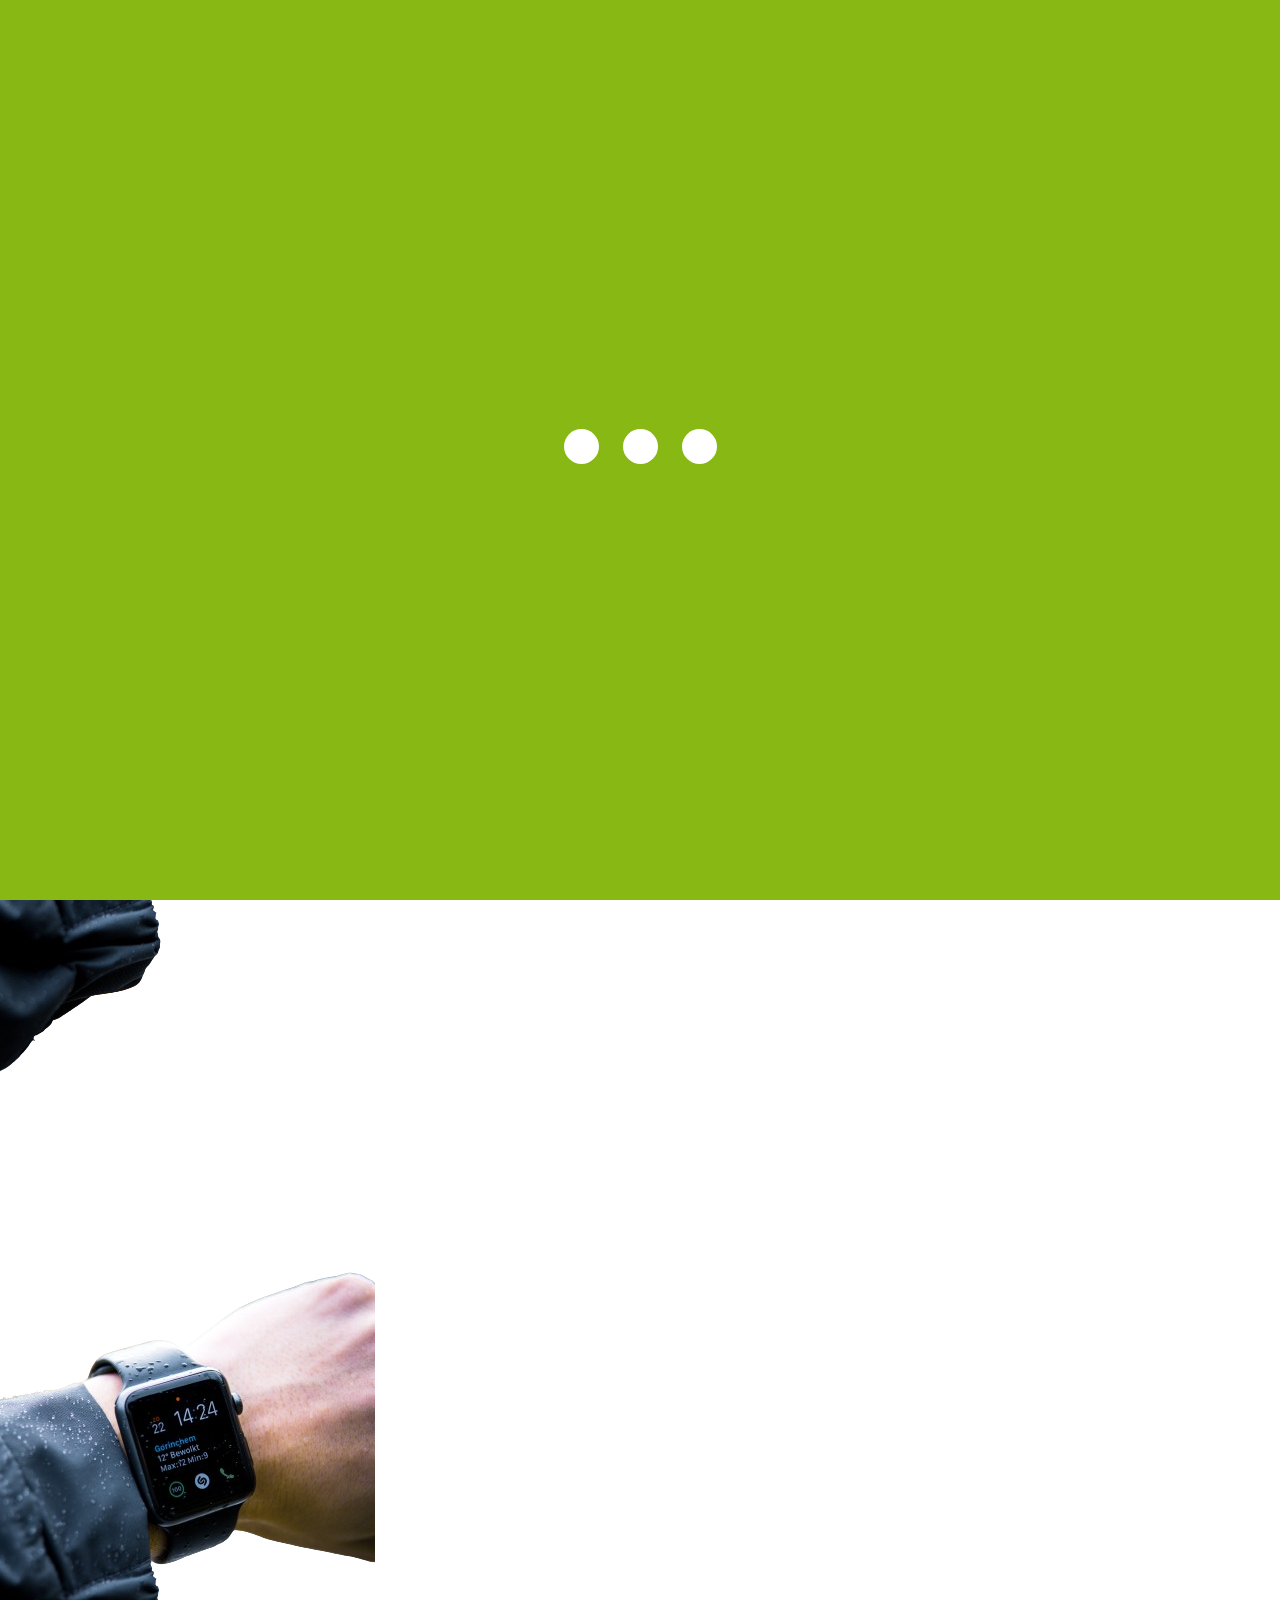
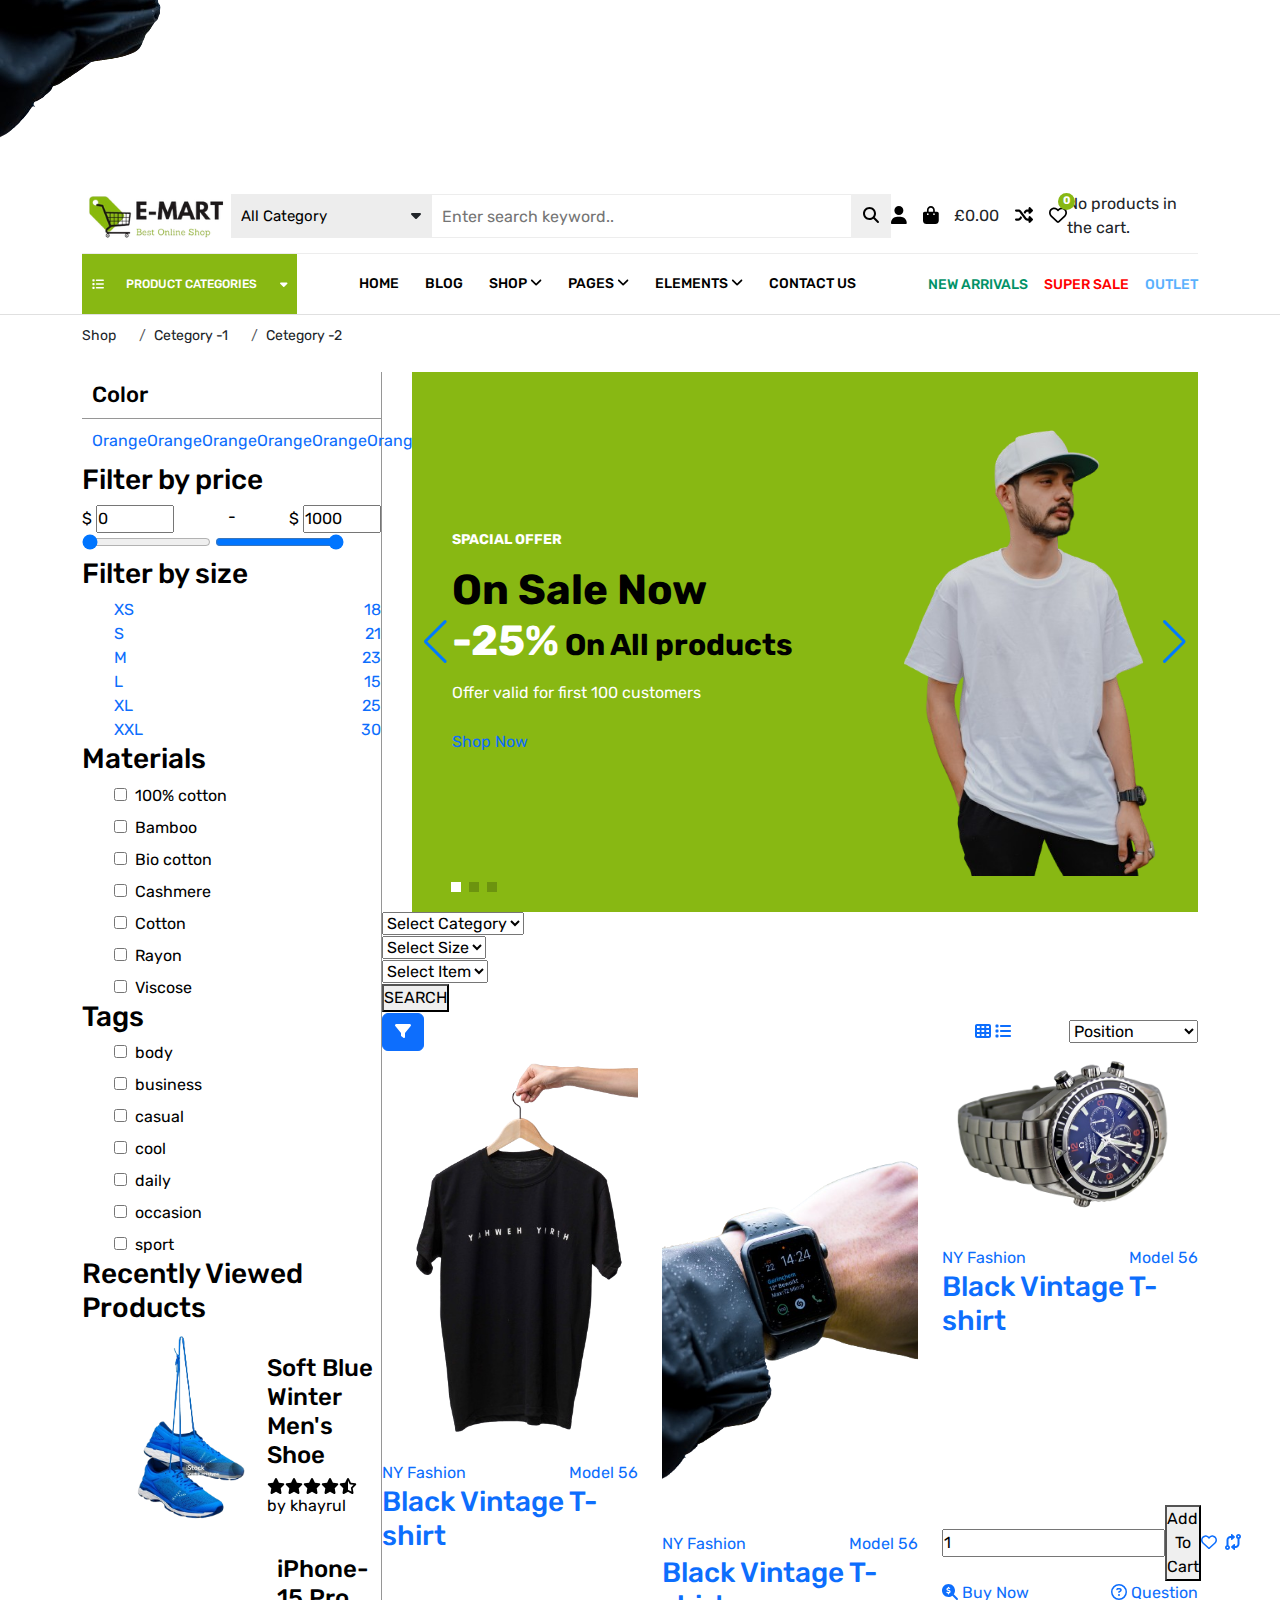
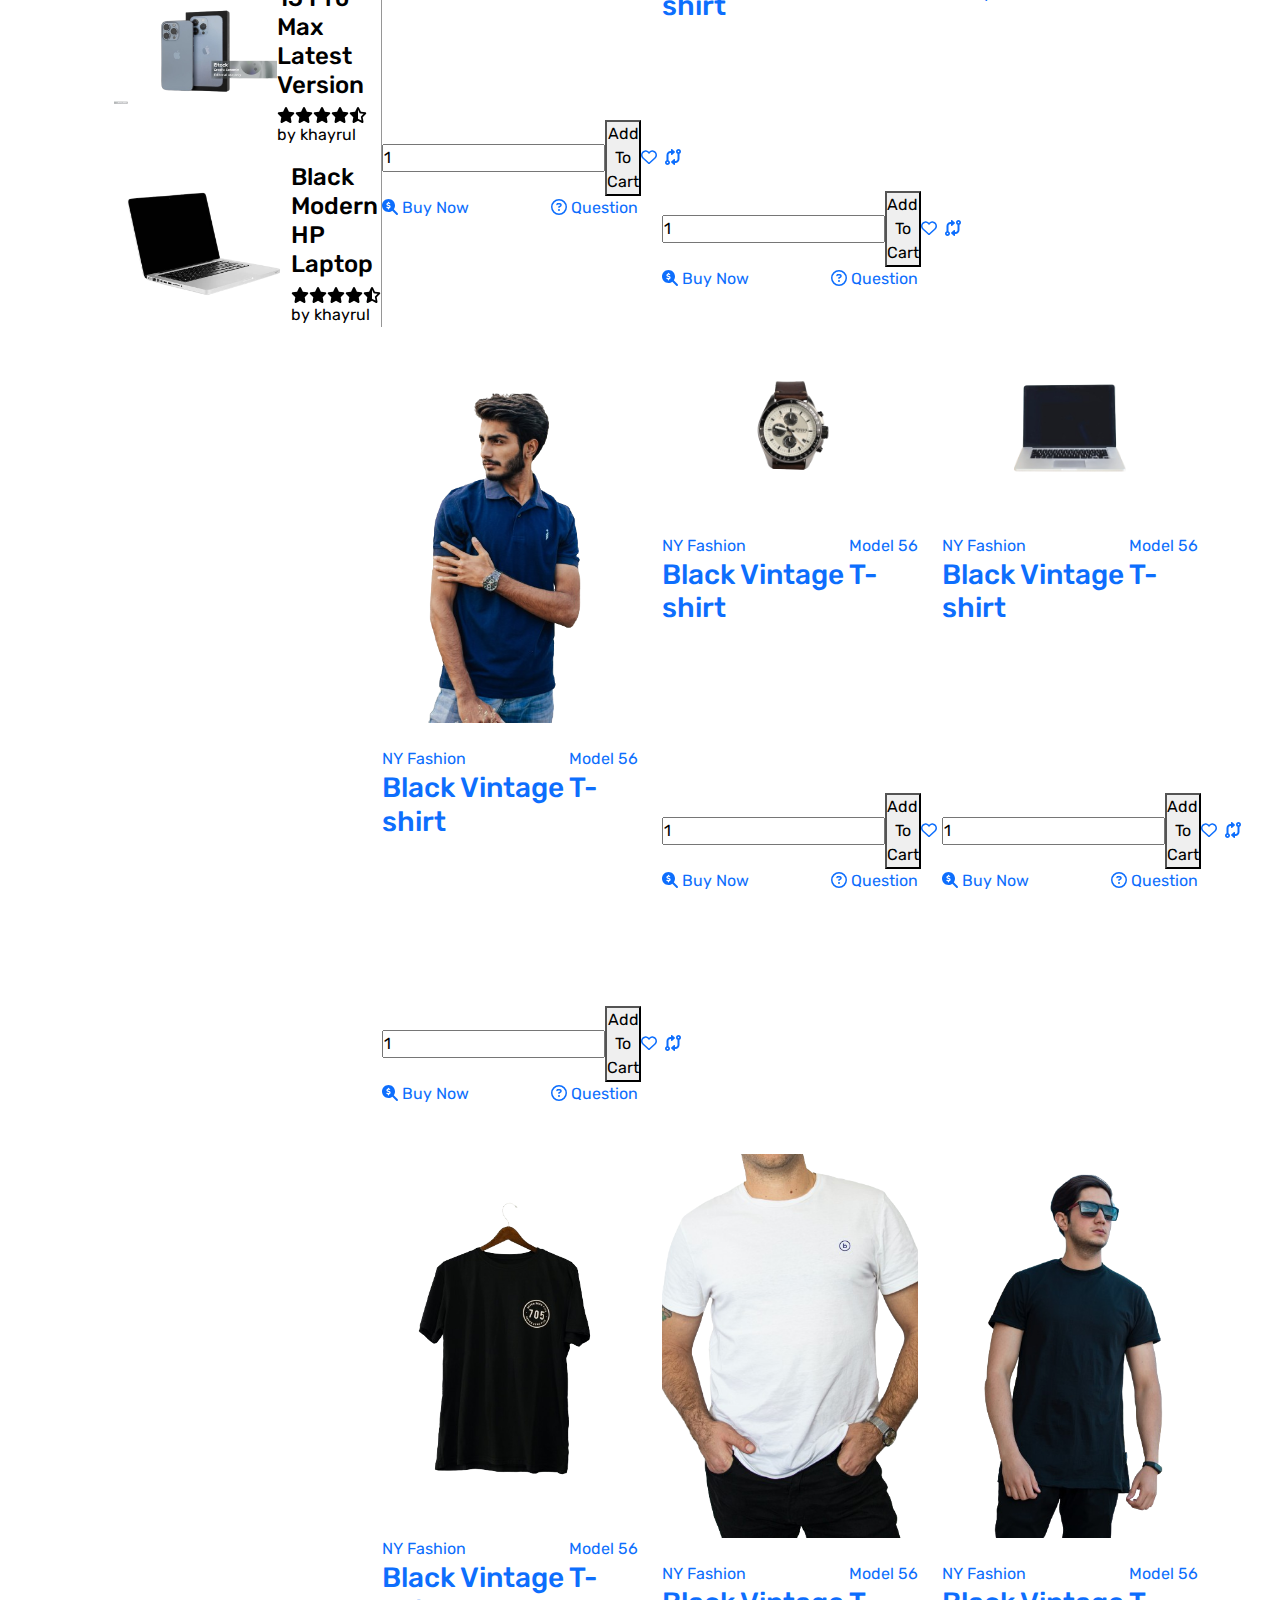
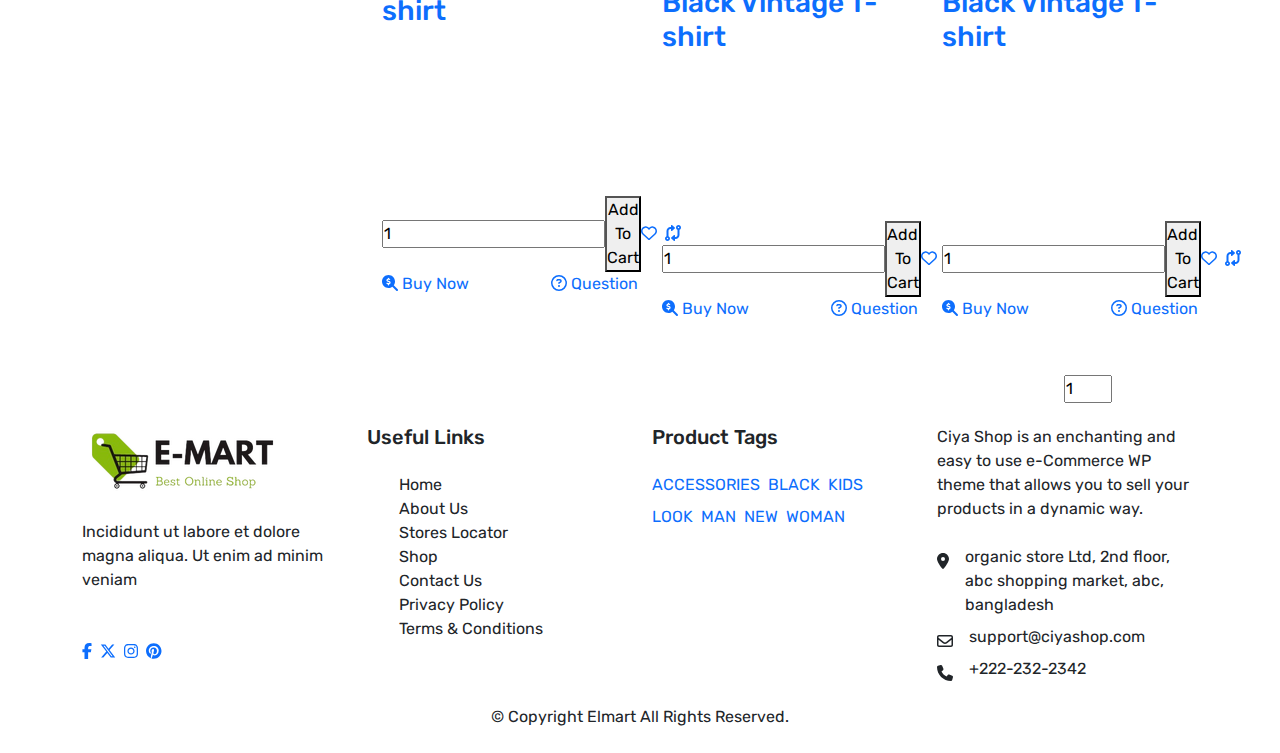
<file: shop.html>
<!DOCTYPE html>
<html lang="en">

<head>
  <meta charset="UTF-8">
  <meta name="viewport" content="width=device-width, initial-scale=1.0">
  <title>Shop | E-Mart</title>
  <!-- main css link -->
  <link rel="stylesheet" href="css/shop.css">
  <!--mega menu css-->
  <link rel="stylesheet" href="css/mega_menu.css">
  <!--bootstrap css -->
  <link rel="stylesheet" href="css/bootstrap.css">
  <!--accordion css file-->
  <link rel="stylesheet" href="css/accordion_menu.css">
  <!--preloader css-->
  <link rel="stylesheet" href="css/preloader.css">
  <link rel="stylesheet" href="css/jquery.pajinatify.css">
  <!-- swiper css-->
  <link rel="stylesheet" href="css/swiper-bundle.min.css">

  <!--font-awesome cdn-->
  <link rel="stylesheet" href="css/all.min.css">
</head>

<body>
  <!--preloader-->
  <div class="preloader js-preloader flex-center">
    <div class="dots">
      <div class="dot"></div>
      <div class="dot"></div>
      <div class="dot"></div>
    </div>
  </div>
  <!--product wishlist alert-->
  <div class="wishlist_alert">
    <span class="alert_msg">Product Added Successfully!</span>
  </div>
  <!--ask question popup-->
  <div class="user_question_popup">
    <div class="popup_bg"></div>
    <div class="user_form_area">
      <div class="form_close_btn">
        <a href="#"><i class="fa-solid fa-x"></i></a>
      </div>
      <div class="form_title">

        <h3><i class="fa-solid fa-file-circle-question me-2"></i> Ask a Question About This Product</h3>
      </div>
      <form>
        <div class="form_group">
          <label for="name_input"></label>
          <input type="text" id="name_input" placeholder="Enter your name" required>
        </div>
        <div class="form_group">
          <label for="user_email"></label>
          <input type="email" id="user_email" placeholder="Enter your email" required>
        </div>
        <div class="form_group">
          <label for="topic"></label>
          <select name="topic_select" id="topic" required>
            <option value="" disabled selected>Select Topic</option>
            <option value="">How does it fit?</option>
            <option value="">How do you wash it?</option>
            <option value="">How you can get delivered?</option>
            <option value="">Have any guarantee of product</option>
          </select>
        </div>
        <div class="form_group">
          <label for="message"></label>
          <textarea id="message" placeholder="Write your messgae..." required></textarea>
        </div>
        <div class="form_group d-flex justify-content-center ">
          <button type="submit">Submit</button>
        </div>
      </form>
    </div>
  </div>
  <!--product_quick view-->
  <div class="quick_view_area">
    <div class="popup_bg"></div>
    <div class="quick_view_wrapper">
      <div class="view_bottom">
        <div class="cart_count d-flex">
          <input type="number" id="count_num" min="1" value="1">
        </div>
        <div class="cart_button d-flex align-items-center justify-content-center ">
          <span><i class="fa-solid fa-cart-plus"></i></span>
          <button class="d-none d-sm-flex ">Add To Cart</button>
        </div>
        <div class="popup__option"><a href="#"><i class="fa-regular fa-heart"></i></a></div>
        <div class="popup__option popup__option2">
          <a href="#"><i class="fa-solid fa-code-compare"></i></a>
        </div>
        <div class="popup__option popup__option3">
          <a href="#"><i class="fa-solid fa-arrow-right"></i></a>
        </div>
      </div>

      <div class="close_button">
        <span><i class="fa-regular fa-circle-xmark"></i></span>
      </div>
      <div class="wrapper">
        <div class="row">
          <div class="col-sm-6">
            <div class="product_left">
              <div class="product_title product_title-sm">
                <h3>Black Modern T-shirt</h3>
              </div>
              <!-- Swiper -->
              <div class="swiper mySwiper2">
                <div class="swiper-wrapper">
                  <div class="swiper-slide ">
                    <div class="img_area">
                      <img class="img-fluid " src=" img/p1.png" alt=" img/p1.png" />
                    </div>
                  </div>
                  <div class="swiper-slide">
                    <div class="img_area">
                      <img class="img-fluid " src=" img/p2.png" alt=" img/p2.png" />
                    </div>
                  </div>
                  <div class="swiper-slide ">
                    <div class="img_area">
                      <img class="img-fluid " src=" img/p3.png" alt=" img/p3.png" />
                    </div>
                  </div>
                  <div class="swiper-slide">
                    <div class=" img_area">
                      <img class="img-fluid " src=" img/p4.png" alt=" img/p4.png" />
                    </div>
                  </div>
                  <div class="swiper-slide">
                    <div class=" img_area">
                      <img class="img-fluid " src=" img/p5.png" alt=" img/p5.png" />
                    </div>
                  </div>
                  <div class="swiper-slide">
                    <div class=" img_area">
                      <img class="img-fluid " src=" img/p6.png" alt=" img/p6.png" />
                    </div>
                  </div>
                </div>
                <div class="swiper-button-next swiper-button-next2 custom-color"></div>
                <div class="swiper-button-prev swiper-button-prev2 custom-color"></div>

              </div>

              <div class="swiper mySwiper3 thumbs-slider">
                <div class="swiper-wrapper">
                  <div class="swiper-slide">
                    <img class="img-fluid " src=" img/p1.png" alt=" img/p1.png" />
                  </div>
                  <div class="swiper-slide">
                    <img class="img-fluid " src=" img/p2.png" alt=" img/p2.png" />
                  </div>
                  <div class="swiper-slide">
                    <img class="img-fluid " src=" img/p3.png" alt=" img/p3.png" />
                  </div>
                  <div class="swiper-slide">
                    <img class="img-fluid " src=" img/p4.png" alt=" img/p4.png" />
                  </div>
                  <div class="swiper-slide">
                    <img class="img-fluid " src=" img/p5.png" alt=" img/p5.png" />
                  </div>
                  <div class="swiper-slide">
                    <img class="img-fluid " src=" img/p6.png" alt=" img/p6.png" />
                  </div>
                </div>
                <div class="swiper-pagination swiper-pagination3"></div>
              </div>

            </div>
          </div>
          <div class="col-sm-6">
            <div class="product_right">
              <div class="product_title">
                <h3>Black Modern T-shirt</h3>
              </div>
              <div class="description">
                <div class="expand_content expand_content_hide">
                  <p>Lorem ipsum dolor sit amet consectetur, adipisicing elit. Distinctio nemo necessitatibus facilis.
                    Aliquam praesentium fugiat architecto. Obcaecati commodi ducimus est ea accusamus, consequuntur
                    officiis, temporibus molestiae quia nulla tempore peris. Reprehenderit,
                    quia. Quo neque error repudiandae fuga? Ipsa laudantium molestias eos
                    sapiente officiis modi at sunt excepturi expedita sint? Sed quibusdam
                    recusandae alias error harum maxime adipisci amet laborum. Perspiciatis</p>
                </div>
                <div class="block_expand_overlay d-flex justify-content-center ">
                  <button id="expand_btn" class="d-flex align-items-center justify-content-center "><i
                      class="fa-solid fa-angle-down"></i> <span>Show more</span></button>
                </div>
              </div>
              <ul class="product_status ps-0 ">
                <li class="list-unstyled d-flex align-items-center  "><span class="list_circle me-2"></span><span>IN
                    STOCK</span></li>
                <li class="brand_name list-unstyled  d-flex align-items-center "><span
                    class="list_circle ms-1 me-2"></span><span class="me-1">Brand:</span><a href="#"
                    class="text-decoration-underline "> Ny-Fashion</a></li>
              </ul>
              <div class="product_price d-flex flex-column ">
                <span>$392.00</span>
                <span>Ex Tax: $392.00</span>
              </div>
            </div>
          </div>
        </div>
      </div>
    </div>
  </div>
  <!--header section start here-->
  <header id="header">
    <!--signup and sign in page popup start-->
    <div class="user_popup_container">
      <div class="container-xxl">
        <div class="user_join_popup">
          <div class="page_wrapper ">
            <span id="user_popup_close"><i class="fa-solid fa-x"></i></span>
            <div class="row">
              <div class="col-12 col-md-6 ">
                <div class="position-relative popup_from d-flex justify-content-center align-items-center">
                  <form id="signup_from" class="signup_form_box">
                    <h2>Create Your Account</h2>
                    <div class="social_site">
                      <a href="#"><i class="fa-brands fa-facebook-f"></i></a>
                      <a href="#"><i class="fa-brands fa-linkedin-in"></i></a>
                      <a href="#"><i class="fa-brands fa-google-plus-g"></i></a>
                    </div>
                    <div class="d-flex justify-content-center ">
                      <span>or use your email address</span>
                    </div>
                    <div class="input_box">
                      <label for="name_"></label>
                      <input type="text" name="name" id="name_" placeholder="Your full name" required>
                    </div>
                    <div class="input_box">
                      <label for="input_email"></label>
                      <input type="email" name="email" id="input_email" placeholder="Your email" required>
                    </div>
                    <div class="input_box">
                      <label for="Password"></label>
                      <input type="password" name="Password" id="Password" placeholder="New Password" required>
                    </div>
                    <div class="cdt_div">
                      <div class="checkbox_ctn">
                        <label for="checkbox"></label>
                        <input type="checkbox" name="checkbox" id="checkbox"> <span>Remember me</span>
                      </div>
                      <a href="#">forgot password?</a>
                    </div>
                    <div class="login_btn">
                      <button type="submit">SIGN UP</button>
                    </div>
                    <div class="page_links">
                      <a href="#">Privacy Policy</a>
                      <a href="#">Terms & Conditions</a>
                    </div>
                  </form>
                  <div class="login_form_box" id="login_from">
                    <div class="from_title">
                      <h2>Login</h2>
                      <p>Enter your Email and Password to login.</p>
                    </div>
                    <form class="login_form">
                      <input type="email" name="email" id="loginEmail" placeholder="Email">
                      <input type="password" name="password" id="loginPassword" placeholder="password">
                      <div class="optional_items mb-5">
                        <div class="remember_field">
                          <input type="checkbox" name="remember" id="remember">
                          <label for="remember">Remember me</label>

                        </div>
                        <div class="forget_item">
                          <a href="#">Forget your email?</a>
                        </div>
                      </div>
                      <button type="submit">Login</button>
                    </form>
                    <span class="or_devider">Or</span>
                    <div class="login_other_way">
                      <div class="single_way">
                        <div class="social-login">
                          <i class="fa-brands fa-google"></i>
                        </div>
                        <span>Connect with google</span>
                      </div>
                      <div class="single_way">
                        <div class="social-login">
                          <i class="fa-brands fa-facebook-f"></i>
                        </div>
                        <span>Connect with facebook</span>
                      </div>
                    </div>
                  </div>
                </div>
              </div>
              <div class="col-12 col-md-6 pe-0">
                <div class="msg_box_container">
                  <div class="msg_box d-flex flex-column ">
                    <div class="cir_photo">
                      <img src=" img/profile_sml.jpg" alt="profile picture">
                    </div>
                    <h3 id="user_msg">Wellcome Back!</h3>
                    <p>Login here by filling you're username and password or use your favorite social network account
                      to
                      enter to the site</p>
                    <div class="signup-login_buttons">
                      <button id="login_btn" type="submit">LOGIN</button>
                      <button id="signup_btn" type="submit">SIGN UP</button>
                    </div>
                  </div>
                </div>
              </div>
            </div>
          </div>
        </div>
      </div>
    </div>
    <!--signup and sign in page popup end-->
    <!--mobile search page-->
    <div class="mobile_popup_search">
      <div class="popup_search_wrapper">
        <a href="#" class="popup_search_close"><i class="fa-solid fa-x"></i></a>
        <form class="mobile_search-bar">
          <input type="search" name="s" placeholder="Search for product" required>
          <select class="category_items ps-0">
            <option value="">All Category</option>
            <option value="">Clock</option>
            <option value="">Lighting</option>
            <option value="">Furniture</option>
            <option value="">Toy</option>
            <option value="">Fashion</option>
            <option value="">Others</option>
          </select>
          <button type="submit"><i class="fa-solid fa-magnifying-glass"></i></button>
        </form>
        <div class="popular_category">
          <h3>Most Popular Category</h3>
          <div class="popular_category_wrapper d-flex flex-wrap ">
            <a href="#" class="popular_category_title">
              <span>Furniture</span>
              <i class="fa-solid fa-chevron-right"></i>
            </a>
            <a href="#" class="popular_category_title">
              <span>Accessories</span>
              <i class="fa-solid fa-chevron-right"></i>
            </a>
            <a href="#" class="popular_category_title">
              <span>Laptop</span>
              <i class="fa-solid fa-chevron-right"></i>
            </a>
            <a href="#" class="popular_category_title">
              <span>LED Signage</span>
              <i class="fa-solid fa-chevron-right"></i>
            </a>
            <a href="#" class="popular_category_title">
              <span>Sound Device</span>
              <i class="fa-solid fa-chevron-right"></i>
            </a>
            <a href="#" class="popular_category_title">
              <span>Family</span>
              <i class="fa-solid fa-chevron-right"></i>
            </a>
            <a href="#" class="popular_category_title">
              <span>Tablet</span>
              <i class="fa-solid fa-chevron-right"></i>
            </a>
            <a href="#" class="popular_category_title">
              <span>Toys</span>
              <i class="fa-solid fa-chevron-right"></i>
            </a>
            <a href="#" class="popular_category_title">
              <span>Cricket</span>
              <i class="fa-solid fa-chevron-right"></i>
            </a>
            <a href="#" class="popular_category_title">
              <span>Badminton</span>
              <i class="fa-solid fa-chevron-right"></i>
            </a>
            <a href="#" class="popular_category_title">
              <span>Computer</span>
              <i class="fa-solid fa-chevron-right"></i>
            </a>
            <a href="#" class="popular_category_title">
              <span>Air Condition</span>
              <i class="fa-solid fa-chevron-right"></i>
            </a>
          </div>
        </div>
      </div>
    </div>
    <div class="container-fluid container-xl">
      <!--top header section start here-->
      <div class="top_header d-flex justify-content-between align-items-center ">
        <div class="logo">
          <a class="navbar-brand" href=" index.html"><img class="img-fluid" src=" img/logo.png" alt=" img/logo.png">
          </a>
        </div>
        <form class="main_search_bar d-none d-lg-flex align-content-center">
          <div class="category_area">
            <select class="category_items ps-0">
              <option value="">All Category</option>
              <option value="">Clock</option>
              <option value="">Lighting</option>
              <option value="">Furniture</option>
              <option value="">Toy</option>
              <option value="">Fashion</option>
              <option value="">Others</option>
            </select>
            <div class="select_icon">
              <i class="toggle_open fa-solid fa-caret-down"></i>
              <i style="display: none;" class="toggle_close fa-solid fa-caret-up"></i>
            </div>
          </div>
          <div class="search_input">
            <label for="searchField"></label>
            <input type="text" name="searchField" id="searchField" placeholder="Enter search keyword.." required>
            <button type="submit"> <i class="fa-solid fa-magnifying-glass"></i></button>
          </div>
        </form>
        <div class="woocommerce_area">
          <ul class="woocommerce_options align-items-center  justify-content-end mb-0  ps-0">
            <li class="list-unstyled me-3 search_icon d-unset d-lg-none"><a href="#"><i
                  class="fa-solid fa-magnifying-glass"></i></a>
            </li>
            <li class="list-unstyled me-3"><a id="user_join_icon" href="#"><i class="fa-solid fa-user"></i></a></li>
            <li id="product_item" class="list-unstyled me-3"><a href="#"><i class="fa-solid fa-bag-shopping"></i></a>
            </li>
            <li class="list-unstyled me-3"><span>£</span>0.00</li>
            <li class="list-unstyled me-3"><a href="#"><i class="fa-solid fa-shuffle"></i></a></li>
            <li class="list-unstyled product_like_list"><a href="#"><i class="fa-regular fa-heart"></i> </a></li>
            <li class="list-unstyled">
              <button class="offcanvas_icon btn d-block d-lg-none" type="button" data-bs-toggle="offcanvas"
                data-bs-target="#offcanvasExample" aria-controls="offcanvasExample">
                <img src=" img/bars-solid.svg" alt=" img/bars-solid.svg">
              </button>
            </li>
          </ul>
          <div class="offcanvas offcanvas-start" tabindex="-1" id="offcanvasExample">
            <div class="offcanvas_close_btn ">
              <button type="button" class="btn-close" data-bs-dismiss="offcanvas" aria-label="Close"></button>
            </div>
            <div class="offcanvas-body pt-5">
              <form class="main_search_bar mobile_search_bar d-flex d-lg-none align-content-center p-0 pb-3">
                <div class="search_input mobile mobile_sm">
                  <label for="searchField"></label>
                  <input type="text" name="searchField" id="offcanvas_searchField" placeholder="Enter search keyword.."
                    required>
                  <button type="submit"><i class="fa-solid fa-magnifying-glass"></i></button>
                </div>
              </form>
              <ul class="nav nav-pills mb-3" id="pills-tab" role="tablist">
                <li class="nav-item col-6" role="presentation">
                  <button class="nav-link active menu_tab" id="pills-home-tab" data-bs-toggle="pill"
                    data-bs-target="#pills-home" type="button" role="tab" aria-controls="pills-home"
                    aria-selected="true">Menu</button>
                </li>
                <li class="nav-item col-6" role="presentation">
                  <button class="nav-link menu_tab" id="pills-profile-tab" data-bs-toggle="pill"
                    data-bs-target="#pills-profile" type="button" role="tab" aria-controls="pills-profile"
                    aria-selected="false">Categories</button>
                </li>
              </ul>
              <div class="tab-content" id="pills-tabContent">
                <div class="tab-pane fade show active" id="pills-home" role="tabpanel" aria-labelledby="pills-home-tab"
                  tabindex="0">
                  <ul class="accordion-menu">
                    <li>
                      <div class="dropdownlink">
                        <i class="fa fa-road" aria-hidden="true"></i>
                        <a href=" index.html">Home</a>
                        <i class="fa fa-chevron-down" aria-hidden="true"></i>
                      </div>
                      <ul class="submenuItems">
                        <li><a href="#">Home 1</a></li>
                        <li><a href="#">Home 2</a></li>
                        <li><a href="#">Home 3</a></li>
                      </ul>
                    </li>
                    <li>
                      <div class="dropdownlink">
                        <i class="fa fa-paper-plane" aria-hidden="true"></i>
                        <a href="#">Blog</a>
                        <i class="fa fa-chevron-down" aria-hidden="true"></i>
                      </div>
                      <ul class="submenuItems">
                        <li><a href="#">Blog 1</a></li>
                        <li><a href="#">Blog 2</a></li>
                      </ul>
                    </li>
                    <li>
                      <div class="dropdownlink">
                        <i class="fa fa-quote-left" aria-hidden="true"></i>
                        <a href="  shop.html">Shop</a>
                        <i class="fa fa-chevron-down" aria-hidden="true"></i>
                      </div>
                      <ul class="submenuItems">
                        <li class="sub">
                          <div class="dropdownlink">
                            <a href="#">Fantasy 1</a>
                            <i class="fa fa-chevron-down" aria-hidden="true"></i>
                          </div>
                          <ul class="submenuItems">
                            <li><a href="#">Fantasy 2</a></li>
                            <li><a href="#">Fantasy 3</a></li>
                          </ul>
                        </li>
                        <li><a href="#">Fantasy 2</a></li>
                        <li><a href="#">Fantasy 3</a></li>
                      </ul>
                    </li>
                    <li>
                      <div class="dropdownlink">
                        <i class="fa fa-motorcycle" aria-hidden="true"></i>
                        <a href="#">Product Pages</a>
                        <i class="fa fa-chevron-down" aria-hidden="true"></i>
                      </div>
                      <ul class="submenuItems">
                        <li>
                          <a href=" product01.html" target="_blank">Product page-01</a>
                        </li>
                        <li>
                          <a href=" product.html" target="_blank">Product page-02</a>
                        </li>
                      </ul>
                    </li>
                    <li>
                      <div class="dropdownlink">
                        <i class="fa fa-motorcycle" aria-hidden="true"></i>
                        <a href="#">Contact Us</a>
                      </div>
                    </li>
                  </ul>
                </div>
                <div class="tab-pane fade" id="pills-profile" role="tabpanel" aria-labelledby="pills-profile-tab"
                  tabindex="0">
                  <ul class="accordion-menu">
                    <li>
                      <div class="dropdownlink"><i class="fa fa-road" aria-hidden="true"></i>
                        <a href="#">Category one</a>
                      </div>
                    </li>
                    <li>
                      <div class="dropdownlink"><i class="fa fa-paper-plane" aria-hidden="true"></i>
                        <a href="#">Category two</a>
                      </div>
                    </li>
                    <li>
                      <div class="dropdownlink"><i class="fa fa-quote-left" aria-hidden="true"></i>
                        <a href="#">Category</a>
                        <i class="fa fa-chevron-down" aria-hidden="true"></i>
                      </div>
                      <ul class="submenuItems">
                        <li>
                          <div class="dropdownlink">
                            <a href="#">Category 1</a>
                            <i class="fa fa-chevron-down" aria-hidden="true"></i>
                          </div>
                          <ul class="submenuItems">
                            <li><a href="#">Category 2</a></li>
                            <li><a href="#">Category 3</a></li>
                          </ul>
                        </li>
                        <li><a href="#">Category</a></li>
                        <li><a href="#">Category</a></li>
                      </ul>
                    </li>
                    <li>
                      <div class="dropdownlink"><i class="fa fa-motorcycle" aria-hidden="true"></i>
                        <a href="#">Elements</a>
                        <i class="fa fa-chevron-down" aria-hidden="true"></i>
                      </div>
                      <ul class="submenuItems">
                        <li><a href="#">Elements 1</a></li>
                        <li><a href="#">Elements 2</a></li>
                        <li><a href="#">Elements 3</a></li>
                      </ul>
                    </li>
                    <li>
                      <div class="dropdownlink">
                        <i class="fa fa-motorcycle" aria-hidden="true"></i>
                        <a href="#">Contact Us</a>
                      </div>
                    </li>
                    <li>
                      <div class="dropdownlink"><i class="fa fa-motorcycle" aria-hidden="true"></i>
                        <a href="#">Category title</a>
                      </div>
                    </li>
                    <li>
                      <div class="dropdownlink"><i class="fa fa-motorcycle" aria-hidden="true"></i>
                        <a href="#">Category title</a>
                      </div>
                    </li>
                    <li>
                      <div class="dropdownlink"><i class="fa fa-motorcycle" aria-hidden="true"></i>
                        <a href="#">Category title</a>
                      </div>
                    </li>
                  </ul>
                </div>
              </div>
            </div>
          </div>
        </div>
        <!-- product cart message-->
        <div class="product_msg">
          <span>No products in the cart.</span>
        </div>
      </div>
      <!--top header section end here-->
      <nav class="navbar navbar-expand-lg justify-content-between ">
        <!-- vertical category start -->
        <div class=" vertical_category d-none d-lg-flex ">
          <div class="vertical_category_wrapper ">
            <div class="v_category_handler d-flex justify-content-between align-items-center ">
              <i class="fa-solid fa-list mb-0 pb-0 "></i>
              <span class="v_category_title">PRODUCT CATEGORIES</span>
              <i class="fa-solid fa-caret-down"></i>
            </div>
            <ul id="category_list" class="v_category_items ps-0 ">
              <li>
                <div class="category_title">
                  <img src=" img/telephone.png" alt="telephone.png" class="img-fluid me-2">
                  <span>Electronic</span>
                  <div class="product_mega_menu product_menu">
                    <div class="product_mega_menu_wrapper d-flex justify-content-between  p-3">
                      <div class="row flex-wrap ">
                        <div class="col-3">
                          <div class="menu_inner_item">
                            <h4>Armchairs</h4>
                            <ul class="ps-0 ">
                              <li><a href="#">Super Chir</a></li>
                              <li><a href="#">Sofa Chir</a></li>
                              <li><a href="#">Reading Chir</a></li>
                              <li><a href="#">Primaum Chir</a></li>
                            </ul>
                          </div>
                        </div>
                        <div class="col-3">
                          <div class="menu_inner_item">
                            <h4>Computer</h4>
                            <ul class="ps-0 ">
                              <li><a href="#">Super Chir</a></li>
                              <li><a href="#">Sofa Chir</a></li>
                              <li><a href="#">Reading Chir</a></li>
                              <li><a href="#">Primaum Chir</a></li>
                            </ul>
                          </div>
                        </div>
                        <div class="col-3">
                          <div class="menu_inner_item">
                            <h4>Technology</h4>
                            <ul class="ps-0 ">
                              <li><a href="#">Footstone</a></li>
                              <li><a href="#">Trolleys</a></li>
                              <li><a href="#">Shoe cabinate</a></li>
                              <li><a href="#">product demo</a></li>
                            </ul>
                          </div>
                        </div>
                        <div class="col-3">
                          <div class="menu_inner_item">
                            <h4>Armchairs</h4>
                            <ul class="ps-0 ">
                              <li><a href="#">Super Chir</a></li>
                              <li><a href="#">Sofa Chir</a></li>
                              <li><a href="#">Reading Chir</a></li>
                              <li><a href="#">Primaum Chir</a></li>
                            </ul>
                          </div>
                        </div>
                        <div class="col-3">
                          <div class="menu_inner_item">
                            <h4>Technology</h4>
                            <ul class="ps-0 ">
                              <li><a href="#">Footstone</a></li>
                              <li><a href="#">Trolleys</a></li>
                              <li><a href="#">Shoe cabinate</a></li>
                              <li><a href="#">product demo</a></li>
                            </ul>
                          </div>
                        </div>
                        <div class="col-3">
                          <div class="menu_inner_item">
                            <h4>Telephone</h4>
                            <ul class="ps-0 ">
                              <li><a href="#">Footstone</a></li>
                              <li><a href="#">Trolleys</a></li>
                              <li><a href="#">Shoe cabinate</a></li>
                              <li><a href="#">product demo</a></li>
                            </ul>
                          </div>
                        </div>
                        <div class="col-3">
                          <div class="menu_inner_item">
                            <h4>Armchairs</h4>
                            <ul class="ps-0 ">
                              <li><a href="#">Super Chir</a></li>
                              <li><a href="#">Sofa Chir</a></li>
                              <li><a href="#">Reading Chir</a></li>
                              <li><a href="#">Primaum Chir</a></li>
                            </ul>
                          </div>
                        </div>
                        <div class="col-3">
                          <div class="menu_inner_item">
                            <h4>Technology</h4>
                            <ul class="ps-0 ">
                              <li><a href="#">Footstone</a></li>
                              <li><a href="#">Trolleys</a></li>
                              <li><a href="#">Shoe cabinate</a></li>
                              <li><a href="#">product demo</a></li>
                            </ul>
                          </div>
                        </div>
                      </div>
                    </div>
                  </div>
                </div>
                <i class="fa-solid fa-angle-right"></i>
              </li>
              <li>
                <div class="category_title">
                  <img src=" img/sofa.png" alt=" img/sofa.png" class="img-fluid me-2">
                  <span>Furniture</span>
                  <div class="product_mega_menu product_menu">
                    <div class="product_mega_menu_wrapper d-flex justify-content-between  p-3">
                      <div class="row flex-wrap ">
                        <div class="col-3">
                          <div class="menu_inner_item">
                            <h4>Electronic Device</h4>
                            <ul class="ps-0 ">
                              <li><a href="#">Small Sofas</a></li>
                              <li><a href="#">Armchairs</a></li>
                              <li><a href="#">Easy Chir</a></li>
                              <li><a href="#">Day Beds</a></li>
                            </ul>
                          </div>
                        </div>
                        <div class="col-3">
                          <div class="menu_inner_item">
                            <h4>Armchairs</h4>
                            <ul class="ps-0 ">
                              <li><a href="#">Super Chir</a></li>
                              <li><a href="#">Sofa Chir</a></li>
                              <li><a href="#">Reading Chir</a></li>
                              <li><a href="#">Primaum Chir</a></li>
                            </ul>
                          </div>
                        </div>
                        <div class="col-3">
                          <div class="menu_inner_item">
                            <h4>Technology</h4>
                            <ul class="ps-0 ">
                              <li><a href="#">Footstone</a></li>
                              <li><a href="#">Trolleys</a></li>
                              <li><a href="#">Shoe cabinate</a></li>
                              <li><a href="#">product demo</a></li>
                            </ul>
                          </div>
                        </div>
                        <div class="col-3">
                          <div class="menu_inner_item">
                            <h4>Armchairs</h4>
                            <ul class="ps-0 ">
                              <li><a href="#">Super Chir</a></li>
                              <li><a href="#">Sofa Chir</a></li>
                              <li><a href="#">Reading Chir</a></li>
                              <li><a href="#">Primaum Chir</a></li>
                            </ul>
                          </div>
                        </div>
                        <div class="col-3">
                          <div class="menu_inner_item">
                            <h4>Armchairs</h4>
                            <ul class="ps-0 ">
                              <li><a href="#">Super Chir</a></li>
                              <li><a href="#">Sofa Chir</a></li>
                              <li><a href="#">Reading Chir</a></li>
                              <li><a href="#">Primaum Chir</a></li>
                            </ul>
                          </div>
                        </div>
                        <div class="col-3">
                          <div class="menu_inner_item">
                            <h4>Technology</h4>
                            <ul class="menu_inner_item ps-0 ">
                              <li><a href="#">Footstone</a></li>
                              <li><a href="#">Trolleys</a></li>
                              <li><a href="#">Shoe cabinate</a></li>
                              <li><a href="#">product demo</a></li>
                            </ul>
                          </div>
                        </div>
                        <div class="col-6">
                          <div class="menu_inner_item">
                            <img src=" img/product_ads.jpg" alt=" img/product_ads.jpg" class="img-fluid">
                          </div>
                        </div>
                      </div>
                    </div>
                  </div>
                </div>
                <i class="fa-solid fa-angle-right"></i>
              </li>
              <li>
                <div class="category_title">
                  <img src=" img/computer.png" alt=" img/computer.png" class="img-fluid me-2">
                  <span>Computer</span>
                  <div class="product_mega_menu product_menu">
                    <div class="product_mega_menu_wrapper d-flex justify-content-between  p-3">
                      <div class="row flex-wrap ">
                        <div class="col-3">
                          <div class="menu_inner_item">
                            <h4>Computer</h4>
                            <ul class="ps-0 ">
                              <li><a href="#">Small Sofas</a></li>
                              <li><a href="#">Armchairs</a></li>
                              <li><a href="#">Easy Chir</a></li>
                              <li><a href="#">Day Beds</a></li>
                            </ul>
                          </div>
                        </div>
                        <div class="col-3">
                          <div class="menu_inner_item">
                            <h4>Tables</h4>
                            <ul class="ps-0 ">
                              <li><a href="#">Footstone</a></li>
                              <li><a href="#">Trolleys</a></li>
                              <li><a href="#">Shoe cabinate</a></li>
                              <li><a href="#">product demo</a></li>
                            </ul>
                          </div>
                        </div>
                        <div class="col-3">
                          <div class="menu_inner_item">
                            <h4>Furniture</h4>
                            <ul class="ps-0 ">
                              <li><a href="#">Tablet Device</a></li>
                              <li><a href="#">Gaming</a></li>
                              <li><a href="#">Play online</a></li>
                              <li><a href="#">Play Ground</a></li>
                            </ul>
                          </div>
                        </div>
                        <div class="col-3">
                          <div class="menu_inner_item">
                            <h4>Armchairs</h4>
                            <ul class="menu_inner_item ps-0 ">
                              <li><a href="#">Super Chir</a></li>
                              <li><a href="#">Sofa Chir</a></li>
                              <li><a href="#">Reading Chir</a></li>
                              <li><a href="#">Primum Chir</a></li>
                            </ul>
                          </div>
                        </div>
                        <div class="col-3">
                          <div class="menu_inner_item">
                            <h4>Electronic Device</h4>
                            <ul class="ps-0 ">
                              <li><a href="#">Small Sofas</a></li>
                              <li><a href="#">Armchairs</a></li>
                              <li><a href="#">Easy Chir</a></li>
                              <li><a href="#">Day Beds</a></li>
                            </ul>
                          </div>
                        </div>
                        <div class="col-3">
                          <div class="menu_inner_item">
                            <h4>Technology</h4>
                            <ul class="ps-0 ">
                              <li><a href="#">Footstone</a></li>
                              <li><a href="#">Trolleys</a></li>
                              <li><a href="#">Shoe cabinate</a></li>
                              <li><a href="#">product demo</a></li>
                            </ul>
                          </div>
                        </div>
                        <div class="col-6">
                          <div class="menu_inner_item">
                            <img src=" img/product_anunc.jpg" alt=" img/product_anunc.png" class="img-fluid">
                          </div>
                        </div>
                      </div>
                    </div>
                  </div>
                </div>
                <i class="fa-solid fa-angle-right"></i>
              </li>
              <li>
                <div class="category_title">
                  <img src=" img/gardening-tools.png" alt=" img/gardening-tools.png" class="img-fluid me-2">
                  <span>Farming Tools</span>
                  <div class="product_mega_menu product_menu">
                    <div class="product_mega_menu_wrapper d-flex justify-content-between  p-3">
                      <div class="row flex-wrap ">
                        <div class="col-3">
                          <div class="menu_inner_item">
                            <h4>Armchairs</h4>
                            <ul class="ps-0 ">
                              <li><a href="#">Super Chir</a></li>
                              <li><a href="#">Sofa Chir</a></li>
                              <li><a href="#">Reading Chir</a></li>
                              <li><a href="#">Primaum Chir</a></li>
                            </ul>
                          </div>
                        </div>
                        <div class="col-3">
                          <div class="menu_inner_item">
                            <h4>Electronic Device</h4>
                            <ul class="ps-0 ">
                              <li><a href="#">Small Sofas</a></li>
                              <li><a href="#">Armchairs</a></li>
                              <li><a href="#">Easy Chir</a></li>
                              <li><a href="#">Day Beds</a></li>
                            </ul>
                          </div>
                        </div>
                        <div class="col-3">
                          <div class="menu_inner_item">
                            <h4>Technology</h4>
                            <ul class=" ps-0 ">
                              <li><a href="#">Footstone</a></li>
                              <li><a href="#">Trolleys</a></li>
                              <li><a href="#">Shoe cabinate</a></li>
                              <li><a href="#">product demo</a></li>
                            </ul>
                          </div>
                        </div>
                        <div class="col-3">
                          <div class="menu_inner_item">
                            <h4>Armchairs</h4>
                            <ul class="ps-0 ">
                              <li><a href="#">Super Chir</a></li>
                              <li><a href="#">Sofa Chir</a></li>
                              <li><a href="#">Reading Chir</a></li>
                              <li><a href="#">Primaum Chir</a></li>
                            </ul>
                          </div>
                        </div>
                        <div class="col-3">
                          <div class="menu_inner_item">
                            <h4>Electronic Device</h4>
                            <ul class="ps-0 ">
                              <li><a href="#">Small Sofas</a></li>
                              <li><a href="#">Armchairs</a></li>
                              <li><a href="#">Easy Chir</a></li>
                              <li><a href="#">Day Beds</a></li>
                            </ul>
                          </div>
                        </div>
                        <div class="col-6">
                          <div class="menu_inner_item">
                            <img src=" img/product_anunc.jpg" alt=" img/product_anunc.png" class="img-fluid">
                          </div>
                        </div>
                      </div>
                    </div>
                  </div>
                </div>
                <i class="fa-solid fa-angle-right"></i>
              </li>
              <li>
                <div class="category_title">
                  <img src=" img/technology.png" alt=" img/technology.png" class="img-fluid me-2">
                  <span>Instruments</span>
                  <div class="product_mega_menu product_menu">
                    <div class="product_mega_menu_wrapper d-flex justify-content-between  p-3">
                      <div class="row flex-wrap ">
                        <div class="col-3">
                          <div class="menu_inner_item">
                            <h4>Technology</h4>
                            <ul class="ps-0 ">
                              <li><a href="#">Footstone</a></li>
                              <li><a href="#">Trolleys</a></li>
                              <li><a href="#">Shoe cabinate</a></li>
                              <li><a href="#">product demo</a></li>
                            </ul>
                          </div>
                        </div>
                        <div class="col-3">
                          <div class="menu_inner_item">
                            <h4>Armchairs</h4>
                            <ul class="ps-0 ">
                              <li><a href="#">Super Chir</a></li>
                              <li><a href="#">Sofa Chir</a></li>
                              <li><a href="#">Reading Chir</a></li>
                              <li><a href="#">Primaum Chir</a></li>
                            </ul>
                          </div>
                        </div>
                        <div class="col-3">
                          <div class="menu_inner_item">
                            <h4>Electronic Device</h4>
                            <ul class="ps-0 ">
                              <li><a href="#">Small Sofas</a></li>
                              <li><a href="#">Armchairs</a></li>
                              <li><a href="#">Easy Chir</a></li>
                              <li><a href="#">Day Beds</a></li>
                            </ul>
                          </div>
                        </div>
                        <div class="col-3">
                          <div class="menu_inner_item">
                            <h4>Armchairs</h4>
                            <ul class="ps-0 ">
                              <li><a href="#">Super Chir</a></li>
                              <li><a href="#">Sofa Chir</a></li>
                              <li><a href="#">Reading Chir</a></li>
                              <li><a href="#">Primaum Chir</a></li>
                            </ul>
                          </div>
                        </div>
                        <div class="col-3">
                          <div class="menu_inner_item">
                            <h4>Technology</h4>
                            <ul class="ps-0 ">
                              <li><a href="#">Footstone</a></li>
                              <li><a href="#">Trolleys</a></li>
                              <li><a href="#">Shoe cabinate</a></li>
                              <li><a href="#">product demo</a></li>
                            </ul>
                          </div>
                        </div>
                        <div class="col-3">
                          <div class="menu_inner_item">
                            <h4>Armchairs</h4>
                            <ul class="ps-0 ">
                              <li><a href="#">Super Chir</a></li>
                              <li><a href="#">Sofa Chir</a></li>
                              <li><a href="#">Reading Chir</a></li>
                              <li><a href="#">Primaum Chir</a></li>
                            </ul>
                          </div>
                        </div>
                        <div class="col-6">
                          <div class="menu_inner_item">
                            <img src=" img/product_anunc.jpg" alt=" img/product_anunc.png" class="img-fluid">
                          </div>
                        </div>
                      </div>
                    </div>
                  </div>
                </div>
                <i class="fa-solid fa-angle-right"></i>
              </li>
            </ul>
          </div>
        </div>
        <!-- desktop menu start here -->
        <ul id="desktop_menu" class="navbar-nav navbar-light menu-main">
          <li class="nav-item "><a class="nav-link" href=" index.html">HOME</a></li>
          <li class="nav-item"><a class="nav-link" href="#">BLOG</a></li>
          <li class="nav-item menu-item-has-children">
            <a href="shop.html" class="nav-link">SHOP <i class="fa fa-angle-down"></i></a>
            <div class="sub-menu mega-menu mega-menu-column-4 ">
              <div class="list-item">
                <h4 class="title">SHOP LAYOUT</h4>
                <ul class="ps-0 mt-3">
                  <li><a class="new_" href="product01.html" target="_blank">Product page-01</a></li>
                  <li><a class="new_" href="product.html" target="_blank">Product page-02</a></li>
                  <li><a href="#">Product List</a></li>
                  <li><a href="#">Product List</a></li>
                  <li><a href="#">Product List</a></li>
                  <li><a href="#">Sticky Gallery No Sidebar</a></li>
                  <li><a href="#">Product List</a></li>
                  <li><a href="#">Product List</a></li>
                  <li><a href="#">Product List</a></li>
                </ul>
              </div>
              <div class="list-item">
                <h4 class="title">PRODUCT PAGES</h4>
                <ul class="ps-0 mt-3">
                  <li><a href="#">Product List</a></li>
                  <li><a href="#">Product List</a></li>
                  <li><a href="#">Sticky Gallery No Sidebar</a></li>
                  <li><a href="#">Product List</a></li>
                  <li><a href="#">Sticky Gallery No Sidebar</a></li>
                  <li><a class="sale" href="#">Product List</a></li>
                  <li><a href="#">Product List</a></li>
                  <li><a href="#">Product List</a></li>
                  <li><a href="#">Sticky Gallery No Sidebar </a></li>
                </ul>
              </div>
              <div class="list-item">
                <h4 class="title">PRODUCT FEATURES</h4>
                <ul class="ps-0 mt-3">
                  <li><a href="#">Product List</a></li>
                  <li><a href="#">Product List</a></li>
                  <li><a href="#">Product List</a></li>
                  <li><a href="#">Product List</a></li>
                  <li><a href="#">Sticky Gallery No Sidebart</a></li>
                  <li><a href="#">Sticky Gallery No Sidebar</a></li>
                  <li><a class="sale" href="#">Product List</a></li>
                  <li><a href="#">Product List</a></li>
                </ul>
              </div>
              <div class="list-item">
                <h4 class="title">WOOCOMMERCE</h4>
                <ul class="ps-0 mt-3">
                  <li><a href="#">Product List</a></li>
                  <li><a href="#">Sticky Gallery No Sidebar</a></li>
                  <li><a href="#">Product List</a></li>
                  <li><a class="sale" href="#">Sticky Gallery No Sidebar</a></li>
                  <li><a href="#">Product List</a></li>
                  <li><a href="#">Product List</a></li>
                </ul>
              </div>
              <div class="list-item">
                <h4 class="title">SHOP PAGES</h4>
                <ul class="ps-0 mt-3">
                  <li><a href="#">Sticky Gallery No Sidebar</a></li>
                  <li><a href="#">Product List</a></li>
                  <li><a href="#">Product List</a></li>
                  <li><a href="#">Sticky Gallery No </a></li>
                  <li><a href="#">Sticky Gallery No Sidebar</a></li>
                </ul>
              </div>
            </div>
          </li>
          <li class="nav-item menu-item-has-children">
            <a href="#" class="nav-link">PAGES <i class="fa fa-angle-down"></i></a>
            <div class="sub-menu mega-menu mega-menu-column-4 row">
              <div class="list-item col-3">
                <h4 class="title">BASIC PAGES</h4>
                <ul class="ps-0 mt-3">
                  <li><a href=" product01.html" class="new_" target="_blank">Product Page-01</a></li>
                  <li><a href=" product.html" class="new_" target="_blank">Product Page-02</a></li>
                  <li><a href="#">Product List</a></li>
                  <li><a href="#">Product List</a></li>
                  <li><a href="#">Product List</a></li>
                  <li><a href="#">Sticky Gallery No Sidebar</a></li>
                  <li><a href="#">Product List</a></li>
                  <li><a href="#">Product List</a></li>
                  <li><a href="#">Product List</a></li>
                </ul>
              </div>
              <div class="list-item col-3">
                <h4 class="title">INFORMATION PAGES</h4>
                <ul class="ps-0 mt-3">
                  <li><a href="#">Product List</a></li>
                  <li><a href="#">Product List</a></li>
                  <li><a href="#">Sticky Gallery No Sidebar</a></li>
                  <li><a href="#">Product List</a></li>
                  <li><a href="#">Sticky Gallery No Sidebar</a></li>
                  <li><a href="#">Product List</a></li>
                  <li><a href="#">Product List</a></li>
                  <li><a href="#">Product List</a></li>
                  <li><a href="#">Sticky Gallery No Sidebar </a></li>
                </ul>
              </div>
              <div class="list-item col-3">
                <h4 class="title">ADDITIONAL PAGE</h4>
                <ul class="ps-0 mt-3">
                  <li><a href="#">Product List</a></li>
                  <li><a href="#">Sticky Gallery No Sidebar</a></li>
                  <li><a href="#">Product List</a></li>
                  <li><a href="#">Sticky Gallery No Sidebar</a></li>
                </ul>
              </div>
              <div class="list-item col-3">
                <h4 class="title">PORTFOLIO</h4>
                <ul class="ps-0 mt-3">
                  <li><a href="#">Sticky Gallery No Sidebar</a></li>
                  <li><a href="#">Product List</a></li>
                  <li><a href="#">Product List</a></li>
                  <li><a href="#">Sticky Gallery No </a></li>
                  <li><a href="#">Sticky Gallery No Sidebar</a></li>
                </ul>
              </div>
            </div>
          </li>
          <li class="nav-item menu-item-has-children">
            <a href="#" class="nav-link">ELEMENTS <i class="fa fa-angle-down"></i></a>
            <div class="sub-menu mega-menu mega-menu-column-4 row">
              <div class="list-item col-3">
                <h4 class="title">CIYA ELEMENTS 01</h4>
                <ul class="ps-0 mt-3">
                  <li><a href="#">Sticky Gallery No Sidebar</a></li>
                  <li><a href="#">Product List</a></li>
                  <li><a href="#">Product List</a></li>
                  <li><a class="sale" href="#">Product List</a></li>
                  <li><a href="#">Product List</a></li>
                  <li><a href="#">Sticky Gallery No Sidebar</a></li>
                  <li><a href="#">Product List</a></li>
                  <li><a class="hot_sale" href="#">Product List</a></li>
                  <li><a href="#">Product List</a></li>
                </ul>
              </div>
              <div class="list-item col-3">
                <h4 class="title">CIYA ELEMENTS 02</h4>
                <ul class="ps-0 mt-3">
                  <li><a href="#">Product List</a></li>
                  <li><a href="#">Product List</a></li>
                  <li><a href="#">Sticky Gallery No Sidebar</a></li>
                  <li><a href="#">Product List</a></li>
                  <li><a class="hot_sale" href="#">Sticky Gallery No Sidebar</a></li>
                  <li><a href="#">Product List</a></li>
                  <li><a href="#">Product List</a></li>
                  <li><a href="#">Product List</a></li>
                  <li><a href="#">Sticky Gallery No Sidebar </a></li>
                </ul>
              </div>
              <div class="list-item col-3">
                <h4 class="title">CIYA ELEMENTS 03</h4>
                <ul class="ps-0 mt-3">
                  <li><a href="#">Product List</a></li>
                  <li><a href="#">Sticky Gallery No Sidebar</a></li>
                  <li><a href="#">Product List</a></li>
                  <li><a href="#">Sticky Gallery No Sidebar</a></li>
                  <li><a href="#">Product List</a></li>
                  <li><a href="#">Product List</a></li>
                </ul>
              </div>
              <div class="list-item col-3">
                <h4 class="title">CIYA ELEMENTS 04</h4>
                <ul class="ps-0 mt-3">
                  <li><a class="new_" href="#">Sticky Gallery No Sidebar</a></li>
                  <li><a href="#">Product List</a></li>
                  <li><a href="#">Product List</a></li>
                  <li><a href="#">Sticky Gallery No </a></li>
                  <li><a href="#">Sticky Gallery No Sidebar</a></li>
                </ul>
              </div>
            </div>
          </li>
          <li class="nav-item"><a class="nav-link" href="#">CONTACT US</a></li>
        </ul>
        <!-- desktop menu end here -->
        <div class="link_menu d-none d-lg-flex align-items-center  justify-content-end  ">
          <ul class="d-flex justify-content-between align-items-center   ps-0 mb-0 ">
            <li class="list-unstyled me-3"><a href="#">New Arrivals</a></li>
            <li class="list-unstyled me-3"><a href="#">Super Sale</a></li>
            <li class="list-unstyled "><a href="#">Outlet</a></li>
          </ul>
        </div>
      </nav>
    </div>
  </header>
  <!-- full header end-->
  <main>
    <!--*************shop page hero section start here**************-->
    <section id="product_container">
      <div class="container-fluid container-xl">
        <div class="product_container_wrapper">
          <div class="breadcrumb_items breadcrumb ">
            <ul class="ps-0 ">
              <li class="list-unstyled breadcrumb-item ">Shop</li>
              <li class="list-unstyled breadcrumb-item">Cetegory -1</li>
              <li class="list-unstyled breadcrumb-item">Cetegory -2</li>
            </ul>
          </div>
          <div class="columns d-flex ">
            <div class="offcanvas-lg offcanvas-start" tabindex="-1" id="offcanvasSidebar">
              <aside class="left_sidebar">
                <div class="color_area single_sidebox">
                  <h3>Color</h3>
                  <div class="color_items d-flex justify-content-between ">
                    <a class="color_box" href="#">
                      <div class="color_board align-items-center justify-content-center ">
                        <div class="color_field"></div>
                        <span class="color_name">Orange</span>
                      </div>
                      <div class="color_div"></div>
                    </a>
                    <a class="color_box" href="#">
                      <div class="color_board align-items-center justify-content-center ">
                        <div class="color_field"></div>
                        <span class="color_name">Orange</span>
                      </div>
                      <div class="color_div"></div>
                    </a>
                    <a class="color_box" href="#">
                      <div class="color_board align-items-center justify-content-center ">
                        <div class="color_field"></div>
                        <span class="color_name">Orange</span>
                      </div>
                      <div class="color_div"></div>
                    </a>
                    <a class="color_box" href="#">
                      <div class="color_board align-items-center justify-content-center ">
                        <div class="color_field"></div>
                        <span class="color_name">Orange</span>
                      </div>
                      <div class="color_div"></div>
                    </a>
                    <a class="color_box" href="#">
                      <div class="color_board align-items-center justify-content-center ">
                        <div class="color_field"></div>
                        <span class="color_name">Orange</span>
                      </div>
                      <div class="color_div"></div>
                    </a>
                    <a class="color_box" href="#">
                      <div class="color_board align-items-center justify-content-center ">
                        <div class="color_field"></div>
                        <span class="color_name">Orange</span>
                      </div>
                      <div class="color_div"></div>
                    </a>
                  </div>
                </div>
                <div class="price_area single_sidebox">
                  <h3>Filter by price</h3>
                  <div class="filter_price">
                    <div class="price_inputs d-flex justify-content-between ">
                      <div class="field">
                        <span>$</span>
                        <input type="number" name="number" value="0" min="0" max="1000" class="minNumber">
                      </div>
                      <div class="separator">
                        -
                      </div>
                      <div class="field">
                        <span>$</span>
                        <input type="number" name="number" value="1000" min="0" max="1000" class="maxNumber">
                      </div>
                    </div>
                    <div class="price_ragne">
                      <div class="price_progress">
                      </div>
                      <div class="range_div">
                        <input type="range" name="range" min="0" max="1000" value="0" class="min_price_range">
                        <input type="range" name="range" min="0" max="1000" value="10000" class="max_price_range">
                      </div>
                    </div>
                  </div>
                </div>
                <div class="product_size_area single_sidebox">
                  <h3>Filter by size</h3>
                  <ul class="mb-0 ">
                    <li class="list-unstyled">
                      <a href="#" class="d-flex justify-content-between align-items-center ">
                        <span class="size_name">XS</span>
                        <span class="size_range">18</span>
                      </a>
                    </li>
                    <li class="list-unstyled">
                      <a href="#" class="d-flex justify-content-between align-items-center ">
                        <span class="size_name">S</span>
                        <span class="size_range">21</span>
                      </a>
                    </li>
                    <li class="list-unstyled">
                      <a href="#" class="d-flex justify-content-between align-items-center ">
                        <span class="size_name">M</span>
                        <span class="size_range">23</span>
                      </a>
                    </li>
                    <li class="list-unstyled">
                      <a href="#" class="d-flex justify-content-between align-items-center ">
                        <span class="size_name">L</span>
                        <span class="size_range">15</span>
                      </a>
                    </li>
                    <li class="list-unstyled">
                      <a href="#" class="d-flex justify-content-between align-items-center ">
                        <span class="size_name">XL</span>
                        <span class="size_range">25</span>
                      </a>
                    </li>
                    <li class="list-unstyled">
                      <a href="#" class="d-flex justify-content-between align-items-center ">
                        <span class="size_name">XXL</span>
                        <span class="size_range">30</span>
                      </a>
                    </li>
                  </ul>
                </div>
                <div class="single_sidebox material_box">
                  <h3>Materials</h3>
                  <ul class="mb-0 ">
                    <li class="list-unstyled mb-2"><input type="checkbox" name="material_item1"
                        id="material_item1"><label class="ms-2" for="material_item1">100% cotton</label></li>
                    <li class="list-unstyled mb-2"><input type="checkbox" name="material_item2"
                        id="material_item2"><label class="ms-2" for="material_item2">Bamboo</label></li>
                    <li class="list-unstyled mb-2"><input type="checkbox" name="material_item3"
                        id="material_item3"><label class="ms-2" for="material_item3">Bio cotton</label></li>
                    <li class="list-unstyled mb-2"><input type="checkbox" name="material_item4"
                        id="material_item4"><label class="ms-2" for="material_item4">Cashmere</label></li>
                    <li class="list-unstyled mb-2"><input type="checkbox" name="material_item5"
                        id="material_item5"><label class="ms-2" for="material_item5">Cotton</label></li>
                    <li class="list-unstyled mb-2"><input type="checkbox" name="material_item6"
                        id="material_item6"><label class="ms-2" for="material_item6">Rayon</label></li>
                    <li class="list-unstyled"><input type="checkbox" name="material_item7" id="material_item7"><label
                        class="ms-2" for="material_item7">Viscose</label></li>
                  </ul>
                </div>
                <div class="single_sidebox material_box">
                  <h3>Tags</h3>
                  <ul class="mb-0 ">
                    <li class="list-unstyled mb-2"><input type="checkbox" name="tag_item1" id="tag_item1"><label
                        class="ms-2" for="tag_item1">body</label></li>
                    <li class="list-unstyled mb-2"><input type="checkbox" name="tag_item2" id="tag_item2"><label
                        class="ms-2" for="tag_item2">business</label></li>
                    <li class="list-unstyled mb-2"><input type="checkbox" name="tag_item3" id="tag_item3"><label
                        class="ms-2" for="tag_item3">casual</label></li>
                    <li class="list-unstyled mb-2"><input type="checkbox" name="tag_item4" id="tag_item4"><label
                        class="ms-2" for="tag_item4">cool</label></li>
                    <li class="list-unstyled mb-2"><input type="checkbox" name="tag_item5" id="tag_item5"><label
                        class="ms-2" for="tag_item5">daily</label></li>
                    <li class="list-unstyled mb-2"><input type="checkbox" name="tag_item6" id="tag_item6"><label
                        class="ms-2" for="tag_item6">occasion</label></li>
                    <li class="list-unstyled"><input type="checkbox" name="tag_item7" id="tag_item7"><label class="ms-2"
                        for="tag_item7">sport</label></li>
                  </ul>
                </div>
                <div class="single_sidebox recent_view_product">
                  <h3>Recently Viewed Products</h3>
                  <ul>
                    <li class="list-unstyled mb-3 d-flex align-items-center justify-content-between ">
                      <div class="themb_img">
                        <img class="img-fluid " src=" img/c.png" alt="">
                      </div>
                      <div class="themb_content">
                        <h4>Soft Blue Winter Men's Shoe</h4>
                        <div class="star d-flex ">
                          <i class="fa-solid fa-star"></i>
                          <i class="fa-solid fa-star"></i>
                          <i class="fa-solid fa-star"></i>
                          <i class="fa-solid fa-star"></i>
                          <i class="fa-solid fa-star-half-stroke"></i>
                        </div>
                        <span class="author_name">by khayrul</span>
                      </div>
                    </li>
                    <li class="list-unstyled mb-3 d-flex align-items-center justify-content-between ">
                      <div class="themb_img">
                        <img class="img-fluid " src=" img/3d.png" alt="">
                      </div>
                      <div class="themb_content">
                        <h4>iPhone-15 Pro Max Latest Version</h4>
                        <div class="star d-flex ">
                          <i class="fa-solid fa-star"></i>
                          <i class="fa-solid fa-star"></i>
                          <i class="fa-solid fa-star"></i>
                          <i class="fa-solid fa-star"></i>
                          <i class="fa-solid fa-star-half-stroke"></i>
                        </div>
                        <span class="author_name">by khayrul</span>
                      </div>
                    </li>
                    <li class="list-unstyled mb-3 d-flex align-items-center justify-content-between ">
                      <div class="themb_img">
                        <img class="img-fluid " src=" img/3a1.png" alt="">
                      </div>
                      <div class="themb_content">
                        <h4>Black Modern HP Laptop</h4>
                        <div class="star d-flex ">
                          <i class="fa-solid fa-star"></i>
                          <i class="fa-solid fa-star"></i>
                          <i class="fa-solid fa-star"></i>
                          <i class="fa-solid fa-star"></i>
                          <i class="fa-solid fa-star-half-stroke"></i>
                        </div>
                        <span class="author_name">by khayrul</span>
                      </div>
                    </li>
                  </ul>
                </div>
              </aside>
            </div>
            <div class="main_page">
              <div class="main_page_wrapper">
                <div class="highlight_product_wrapper">
                  <div class="swiper mySwiper">
                    <div class="swiper-wrapper">
                      <div class="swiper-slide">
                        <div class="single_slider item  item d-flex align-items-center justify-content-between">
                          <div class="slider_content animate__animated animate__bounceInLeft ">
                            <b>SPACIAL OFFER</b>
                            <h1>On Sale Now <br><span>-25%</span><span class="span2"> On All products</span></h1>
                            <P>Offer valid for first 100 customers</P>
                            <div class="slider_button">
                              <a href="">Shop Now</a>
                            </div>
                          </div>
                          <div class="slider_img animate__animated animate__zoomIn">
                            <img class="img-fluid " src=" img/shop_slide_01.png" alt=" img/shop_slide_01.png">
                          </div>
                        </div>
                      </div>
                      <div class="swiper-slide">
                        <div class="single_slider d-flex align-items-center justify-content-between">
                          <div class="slider_content animate__animated animate__bounceInLeft ">
                            <b>SPACIAL OFFER</b>
                            <h1>On Sale Now <br><span>-25%</span><span class="span2"> On All products</span></h1>
                            <P>Offer valid for first 100 customers</P>
                            <div class="slider_button">
                              <a href="">Shop Now</a>
                            </div>
                          </div>
                          <div class="slider_img animate__animated animate__zoomIn">
                            <img class="img-fluid " src=" img/shop_slide_02.png" alt=" img/shop_slide_02.png">
                          </div>
                        </div>
                      </div>
                      <div class="swiper-slide">
                        <div class="single_slider d-flex align-items-center justify-content-between">
                          <div class="slider_content animate__animated animate__bounceInLeft ">
                            <b>SPACIAL OFFER</b>
                            <h1>On Sale Now <br><span>-25%</span><span class="span2"> On All products</span></h1>
                            <P>Offer valid for first 100 customers</P>
                            <div class="slider_button">
                              <a href="">Shop Now</a>
                            </div>
                          </div>
                          <div class="slider_img animate__animated animate__zoomIn">
                            <img class="img-fluid " src=" img/shop_slide_03.png" alt=" img/shop_slide_03.png">
                          </div>
                        </div>
                      </div>
                    </div>
                    <div class="swiper-button-next"></div>
                    <div class="swiper-button-prev"></div>
                    <!-- Add Pagination -->
                    <div class="swiper-pagination swiper-pagination2"></div>
                  </div>
                </div>
                <div class="advace_searchBar">
                  <div class="single_search_bar">
                    <select class="">
                      <option value="" disabled selected>Select Category</option>
                      <option value="">Category-1</option>
                      <option value="">Category-2</option>
                      <option value="">Category-3</option>
                      <option value="">Category-4</option>
                      <option value="">Category-5</option>
                    </select>
                  </div>
                  <div class="single_search_bar">
                    <select class="">
                      <option value="" disabled selected>Select Size</option>
                      <option value="">Size-1</option>
                      <option value="">Size-2</option>
                      <option value="">Size-3</option>
                      <option value="">Size-4</option>
                      <option value="">Size-5</option>
                    </select>
                  </div>
                  <div class="single_search_bar">
                    <select class="">
                      <option value="" disabled selected>Select Item</option>
                      <option value="">Item-1</option>
                      <option value="">Item-2</option>
                      <option value="">Item-3</option>
                      <option value="">Item-4</option>
                      <option value="">Item-5</option>
                    </select>
                  </div>
                  <div class="single_search_bar_button">
                    <button>SEARCH</button>
                  </div>
                </div>
                <div class="product_area">
                  <div class="product_container_header d-flex justify-content-between align-items-center ">

                    <div class="container_title d-flex align-items-center ">
                      <div class="toggle_sideBar">
                        <button class="btn btn-primary" type="button" data-bs-toggle="offcanvas"
                          data-bs-target="#offcanvasSidebar" aria-controls="offcanvasSidebar">
                          <i class="fa-solid fa-filter"></i>
                        </button>

                      </div>
                      <h3>All Products</h3>
                    </div>
                    <div class="product_filter_option d-flex justify-content-between align-items-center ">
                      <div class="product_view">
                        <span>View as</span>
                        <a href="#" class="grid_view active"><i class="fa-solid fa-table-cells"></i></a>
                        <a href="#" class="list_view"><i class="fa-solid fa-list"></i></a>
                      </div>
                      <div class="product_filter">
                        <span>Sort by</span>
                        <select name="filter" id="filter">
                          <option value="" selected>Position</option>
                          <option value="">Product Name</option>
                          <option value="">Price</option>
                        </select>
                      </div>
                    </div>
                  </div>
                </div>
                <div class="product_stor">
                  <div class="row">
                    <div class="product_box_wrapper col-12 col-sm-6 col-md-4">
                      <div class="single_shop_product mb-5">
                        <div class="product_img">
                          <a href="  product.html" target="_blank"><img class="img-fluid " src=" img/p6.png" alt="">
                          </a>
                          <div class="quick_view_icon">
                            <span class="quick_view"><abbr title="Qucik View"><i
                                  class="fa-solid fa-magnifying-glass-plus"></i></abbr> </span>
                          </div>

                        </div>
                        <div class="product_info product_info_grid product_info_style product_info_grid_border_radius">
                          <div class="info_header d-flex justify-content-between align-items-center ">
                            <a href="#">NY Fashion</a>
                            <a href="#">Model 56</a>
                          </div>
                          <div class="product_title">
                            <h3><a href="  product.html" target="_blank">Black Vintage T-shirt</a></h3>
                            <p>Lorem ipsum dolor, sit amet consectetur adipisicing elit. Ipsum, totam recusandae. Quia
                              excepturi facilis maxime. Ad id laudantium nisi eveniet </p>
                            <span>$300.00</span>
                          </div>
                          <div class="product_option d-flex justify-content-between align-items-center ">
                            <div class="cart d-flex align-items-center">
                              <input type="number" name="product_count" value="1" min="1">
                              <button>Add To Cart</button>
                            </div>
                            <div class="cart_icon d-flex justify-content-between ">
                              <a class="wishlist me-2"><i class="fa-regular fa-heart"></i></a>
                              <a class="compare"><i class="fa-solid fa-code-compare"></i></a>
                            </div>
                          </div>
                          <div class="product_faq d-flex justify-content-between ">
                            <a class="buy_button"><i class="fa-solid fa-magnifying-glass-dollar"></i> Buy Now</a>
                            <a class="question_button"><i class="fa-regular fa-circle-question"></i> Question</a>
                          </div>
                        </div>
                      </div>
                    </div>
                    <div class="product_box_wrapper col-12 col-sm-6 col-md-4">
                      <div class="single_shop_product mb-5">
                        <div class="product_img">
                          <a href="  product.html" target="_blank"><img class="img-fluid " src=" img/p1.png" alt=""></a>

                          <div class="quick_view_icon">
                            <span class="quick_view"><abbr title="Qucik View"><i
                                  class="fa-solid fa-magnifying-glass-plus"></i></abbr> </span>
                          </div>
                        </div>
                        <div class="product_info product_info_grid product_info_style product_info_grid_border_radius">
                          <div class="info_header d-flex justify-content-between align-items-center ">
                            <a href="#">NY Fashion</a>
                            <a href="#">Model 56</a>
                          </div>
                          <div class="product_title">
                            <h3><a href="  product.html" target="_blank">Black Vintage T-shirt</a></h3>
                            <p>Lorem ipsum dolor, sit amet consectetur adipisicing elit. Ipsum, totam recusandae. Quia
                              excepturi facilis maxime. Ad id laudantium nisi eveniet </p>
                            <span>$300.00</span>
                          </div>
                          <div class="product_option d-flex justify-content-between align-items-center ">
                            <div class="cart d-flex align-items-center">
                              <input type="number" name="product_count" value="1" min="1">
                              <button>Add To Cart</button>
                            </div>
                            <div class="cart_icon d-flex justify-content-between ">
                              <a class="wishlist me-2"><i class="fa-regular fa-heart"></i></a>
                              <a class="compare"><i class="fa-solid fa-code-compare"></i></a>
                            </div>
                          </div>
                          <div class="product_faq d-flex justify-content-between ">
                            <a class="buy_button"><i class="fa-solid fa-magnifying-glass-dollar"></i> Buy Now</a>
                            <a class="question_button"><i class="fa-regular fa-circle-question"></i> Question</a>
                          </div>
                        </div>
                      </div>
                    </div>
                    <div class="product_box_wrapper col-12 col-sm-6 col-md-4">
                      <div class="single_shop_product mb-5">
                        <div class="product_img">
                          <a href="  product.html" target="_blank"><img class="img-fluid " src=" img/p2.png" alt=""></a>

                          <div class="quick_view_icon">
                            <span class="quick_view"><abbr title="Qucik View"><i
                                  class="fa-solid fa-magnifying-glass-plus"></i></abbr> </span>
                          </div>
                        </div>
                        <div class="product_info product_info_grid product_info_style product_info_grid_border_radius">
                          <div class="info_header d-flex justify-content-between align-items-center ">
                            <a href="#">NY Fashion</a>
                            <a href="#">Model 56</a>
                          </div>
                          <div class="product_title">
                            <h3><a href="  product.html" target="_blank">Black Vintage T-shirt</a></h3>
                            <p>Lorem ipsum dolor, sit amet consectetur adipisicing elit. Ipsum, totam recusandae. Quia
                              excepturi facilis maxime. Ad id laudantium nisi eveniet </p>
                            <span>$300.00</span>
                          </div>
                          <div class="product_option d-flex justify-content-between align-items-center ">
                            <div class="cart d-flex align-items-center">
                              <input type="number" name="product_count" value="1" min="1">
                              <button>Add To Cart</button>
                            </div>
                            <div class="cart_icon d-flex justify-content-between ">
                              <a class="wishlist me-2"><i class="fa-regular fa-heart"></i></a>
                              <a class="compare"><i class="fa-solid fa-code-compare"></i></a>
                            </div>
                          </div>
                          <div class="product_faq d-flex justify-content-between ">
                            <a class="buy_button"><i class="fa-solid fa-magnifying-glass-dollar"></i> Buy Now</a>
                            <a class="question_button"><i class="fa-regular fa-circle-question"></i> Question</a>
                          </div>
                        </div>
                      </div>
                    </div>
                    <div class="product_box_wrapper col-12 col-sm-6 col-md-4">
                      <div class="single_shop_product mb-5">
                        <div class="product_img">
                          <a href="  product.html" target="_blank"><img class="img-fluid " src=" img/p5.png" alt=""></a>

                          <div class="quick_view_icon">
                            <span class="quick_view"><abbr title="Qucik View"><i
                                  class="fa-solid fa-magnifying-glass-plus"></i></abbr> </span>
                          </div>
                        </div>
                        <div class="product_info product_info_grid product_info_style product_info_grid_border_radius">
                          <div class="info_header d-flex justify-content-between align-items-center ">
                            <a href="#">NY Fashion</a>
                            <a href="#">Model 56</a>
                          </div>
                          <div class="product_title">
                            <h3><a href="  product.html" target="_blank">Black Vintage T-shirt</a></h3>
                            <p>Lorem ipsum dolor, sit amet consectetur adipisicing elit. Ipsum, totam recusandae. Quia
                              excepturi facilis maxime. Ad id laudantium nisi eveniet </p>
                            <span>$300.00</span>
                          </div>
                          <div class="product_option d-flex justify-content-between align-items-center ">
                            <div class="cart d-flex align-items-center">
                              <input type="number" name="product_count" value="1" min="1">
                              <button>Add To Cart</button>
                            </div>
                            <div class="cart_icon d-flex justify-content-between ">
                              <a class="wishlist me-2"><i class="fa-regular fa-heart"></i></a>
                              <a class="compare"><i class="fa-solid fa-code-compare"></i></a>
                            </div>
                          </div>
                          <div class="product_faq d-flex justify-content-between ">
                            <a class="buy_button"><i class="fa-solid fa-magnifying-glass-dollar"></i> Buy Now</a>
                            <a class="question_button"><i class="fa-regular fa-circle-question"></i> Question</a>
                          </div>
                        </div>
                      </div>
                    </div>
                    <div class="product_box_wrapper col-12 col-sm-6 col-md-4">
                      <div class="single_shop_product mb-5">
                        <div class="product_img">
                          <a href="  product.html" target="_blank"><img class="img-fluid " src=" img/p3.png" alt=""></a>

                          <div class="quick_view_icon">
                            <span class="quick_view"><abbr title="Qucik View"><i
                                  class="fa-solid fa-magnifying-glass-plus"></i></abbr> </span>
                          </div>
                        </div>
                        <div class="product_info product_info_grid product_info_style product_info_grid_border_radius">
                          <div class="info_header d-flex justify-content-between align-items-center ">
                            <a href="#">NY Fashion</a>
                            <a href="#">Model 56</a>
                          </div>
                          <div class="product_title">
                            <h3><a href="  product.html" target="_blank">Black Vintage T-shirt</a></h3>
                            <p>Lorem ipsum dolor, sit amet consectetur adipisicing elit. Ipsum, totam recusandae. Quia
                              excepturi facilis maxime. Ad id laudantium nisi eveniet </p>
                            <span>$300.00</span>
                          </div>
                          <div class="product_option d-flex justify-content-between align-items-center ">
                            <div class="cart d-flex align-items-center">
                              <input type="number" name="product_count" value="1" min="1">
                              <button>Add To Cart</button>
                            </div>
                            <div class="cart_icon d-flex justify-content-between ">
                              <a class="wishlist me-2"><i class="fa-regular fa-heart"></i></a>
                              <a class="compare"><i class="fa-solid fa-code-compare"></i></a>
                            </div>
                          </div>
                          <div class="product_faq d-flex justify-content-between ">
                            <a class="buy_button"><i class="fa-solid fa-magnifying-glass-dollar"></i> Buy Now</a>
                            <a class="question_button"><i class="fa-regular fa-circle-question"></i> Question</a>
                          </div>
                        </div>
                      </div>
                    </div>
                    <div class="product_box_wrapper col-12 col-sm-6 col-md-4">
                      <div class="single_shop_product mb-5">
                        <div class="product_img">
                          <a href="  product.html" target="_blank"><img class="img-fluid " src=" img/p4.png" alt=""></a>

                          <div class="quick_view_icon">
                            <span class="quick_view"><abbr title="Qucik View"><i
                                  class="fa-solid fa-magnifying-glass-plus"></i></abbr> </span>
                          </div>
                        </div>
                        <div class="product_info product_info_grid product_info_style product_info_grid_border_radius">
                          <div class="info_header d-flex justify-content-between align-items-center ">
                            <a href="#">NY Fashion</a>
                            <a href="#">Model 56</a>
                          </div>
                          <div class="product_title">
                            <h3><a href="  product.html" target="_blank">Black Vintage T-shirt</a></h3>
                            <p>Lorem ipsum dolor, sit amet consectetur adipisicing elit. Ipsum, totam recusandae. Quia
                              excepturi facilis maxime. Ad id laudantium nisi eveniet </p>
                            <span>$300.00</span>
                          </div>
                          <div class="product_option d-flex justify-content-between align-items-center ">
                            <div class="cart d-flex align-items-center">
                              <input type="number" name="product_count" value="1" min="1">
                              <button>Add To Cart</button>
                            </div>
                            <div class="cart_icon d-flex justify-content-between ">
                              <a class="wishlist me-2"><i class="fa-regular fa-heart"></i></a>
                              <a class="compare"> <i class="fa-solid fa-code-compare"></i></a>
                            </div>
                          </div>
                          <div class="product_faq d-flex justify-content-between ">
                            <a class="buy_button"><i class="fa-solid fa-magnifying-glass-dollar"></i> Buy Now</a>
                            <a class="question_button"><i class="fa-regular fa-circle-question"></i> Question</a>
                          </div>
                        </div>
                      </div>
                    </div>
                    <div class="product_box_wrapper col-12 col-sm-6 col-md-4">
                      <div class="single_shop_product mb-5">
                        <div class="product_img">
                          <a href="  product.html" target="_blank"><img class="img-fluid " src=" img/p7.png" alt=""></a>

                          <div class="quick_view_icon">
                            <span class="quick_view"><abbr title="Qucik View"><i
                                  class="fa-solid fa-magnifying-glass-plus"></i></abbr> </span>
                          </div>
                        </div>
                        <div class="product_info product_info_grid product_info_style product_info_grid_border_radius">
                          <div class="info_header d-flex justify-content-between align-items-center ">
                            <a href="#">NY Fashion</a>
                            <a href="#">Model 56</a>
                          </div>
                          <div class="product_title">
                            <h3><a href="  product.html" target="_blank">Black Vintage T-shirt</a></h3>
                            <p>Lorem ipsum dolor, sit amet consectetur adipisicing elit. Ipsum, totam recusandae. Quia
                              excepturi facilis maxime. Ad id laudantium nisi eveniet </p>
                            <span>$300.00</span>
                          </div>
                          <div class="product_option d-flex justify-content-between align-items-center ">
                            <div class="cart d-flex align-items-center">
                              <input type="number" name="product_count" value="1" min="1">
                              <button>Add To Cart</button>
                            </div>
                            <div class="cart_icon d-flex justify-content-between ">
                              <a class="wishlist me-2"><i class="fa-regular fa-heart"></i></a>
                              <a class="compare"><i class="fa-solid fa-code-compare"></i></a>
                            </div>
                          </div>
                          <div class="product_faq d-flex justify-content-between ">
                            <a class="buy_button" href="#"><i class="fa-solid fa-magnifying-glass-dollar"></i> Buy
                              Now</a>
                            <a class="quesiton_button" href="#"><i class="fa-regular fa-circle-question"></i>
                              Question</a>
                          </div>
                        </div>
                      </div>
                    </div>
                    <div class="product_box_wrapper col-12 col-sm-6 col-md-4">
                      <div class="single_shop_product mb-5">
                        <div class="product_img">
                          <a href="  product.html" target="_blank"><img class="img-fluid " src=" img/p8.png" alt=""></a>

                          <div class="quick_view_icon">
                            <span class="quick_view"><abbr title="Qucik View"><i
                                  class="fa-solid fa-magnifying-glass-plus"></i></abbr> </span>
                          </div>
                        </div>
                        <div class="product_info product_info_grid product_info_style product_info_grid_border_radius">
                          <div class="info_header d-flex justify-content-between align-items-center ">
                            <a href="#">NY Fashion</a>
                            <a href="#">Model 56</a>
                          </div>
                          <div class="product_title">
                            <h3><a href="  product.html" target="_blank">Black Vintage T-shirt</a></h3>
                            <p>Lorem ipsum dolor, sit amet consectetur adipisicing elit. Ipsum, totam recusandae. Quia
                              excepturi facilis maxime. Ad id laudantium nisi eveniet </p>
                            <span>$300.00</span>
                          </div>
                          <div class="product_option d-flex justify-content-between align-items-center ">
                            <div class="cart d-flex align-items-center">
                              <input type="number" name="product_count" value="1" min="1">
                              <button>Add To Cart</button>
                            </div>
                            <div class="cart_icon d-flex justify-content-between ">
                              <a class="wishlist me-2"><i class="fa-regular fa-heart"></i></a>
                              <a class="compare"><i class="fa-solid fa-code-compare"></i></a>
                            </div>
                          </div>
                          <div class="product_faq d-flex justify-content-between ">
                            <a class="buy_button"><i class="fa-solid fa-magnifying-glass-dollar"></i> Buy Now</a>
                            <a class="question_button"><i class="fa-regular fa-circle-question"></i> Question</a>
                          </div>
                        </div>
                      </div>
                    </div>
                    <div class="product_box_wrapper col-12 col-sm-6 col-md-4">
                      <div class="single_shop_product mb-5">
                        <div class="product_img">
                          <a href="  product.html" target="_blank"><img class="img-fluid " src=" img/p9.png" alt=""></a>

                          <div class="quick_view_icon">
                            <span class="quick_view"><abbr title="Qucik View"><i
                                  class="fa-solid fa-magnifying-glass-plus"></i></abbr> </span>
                          </div>
                        </div>
                        <div class="product_info product_info_grid product_info_style product_info_grid_border_radius">
                          <div class="info_header d-flex justify-content-between align-items-center ">
                            <a href="#">NY Fashion</a>
                            <a href="#">Model 56</a>
                          </div>
                          <div class="product_title">
                            <h3><a href="  product.html" target="_blank">Black Vintage T-shirt</a></h3>
                            <p>Lorem ipsum dolor, sit amet consectetur adipisicing elit. Ipsum, totam recusandae. Quia
                              excepturi facilis maxime. Ad id laudantium nisi eveniet </p>
                            <span>$300.00</span>
                          </div>
                          <div class="product_option d-flex justify-content-between align-items-center ">
                            <div class="cart d-flex align-items-center">
                              <input type="number" name="product_count" value="1" min="1">
                              <button>Add To Cart</button>
                            </div>
                            <div class="cart_icon d-flex justify-content-between ">
                              <a class="wishlist me-2"><i class="fa-regular fa-heart"></i></a>
                              <a class="compare"><i class="fa-solid fa-code-compare"></i></a>
                            </div>
                          </div>
                          <div class="product_faq d-flex justify-content-between ">
                            <a class="buy_button"><i class="fa-solid fa-magnifying-glass-dollar"></i> Buy Now</a>
                            <a class="question_button"><i class="fa-regular fa-circle-question"></i> Question</a>
                          </div>
                        </div>
                      </div>
                    </div>
                  </div>
                </div>
                <div class="pagination_container d-flex align-items-center justify-content-between ">
                  <div class="pagination" data-total-count="40" data-take="10"></div>
                  <div class="short_by d-flex align-items-center justify-content-between ">
                    <div class="go_page">
                      <label for="page_number">Go Page:</label>
                      <input type="number" name="page_number" id="page_number" min="1" max="4" value="1">
                    </div>
                    <div class="current_page_container">
                      <p>Page: <span class="page_no">1</span> of <span class="total_pages">4</span></p>
                    </div>
                  </div>
                </div>
              </div>
            </div>
          </div>
        </div>
      </div>

    </section>
    <!--*************shop page hero section end here**************-->

    <!--*************footer_section start here**************-->
    <footer id="footer_section" class="pt-3 pb-0">
      <div class="container-fluid container">
        <div class="footer-wrapper">
          <div class="row">
            <div class="col-12 col-md-6 col-lg-3">
              <div class="single_footer_item mb-5 mb-lg-0">
                <div class="footer_logo mb-4">
                  <img class="img-fluid" src=" img/logo.png" alt=" img/logo.png">
                </div>
                <div class="summary_info mb-4">
                  <p>Incididunt ut labore et dolore magna aliqua. Ut enim ad minim veniam</p>
                </div>
                <div class="f_social_links d-flex justify-content-start mt-5">
                  <a class="me-2" href="#"><i class="fa-brands fa-facebook-f"></i></a>
                  <a class="me-2" href="#"><i class="fa-brands fa-x-twitter"></i></a>
                  <a class="me-2" href="#"><i class="fa-brands fa-instagram"></i></a>
                  <a class="me-2" href="#"><i class="fa-brands fa-pinterest"></i></a>
                </div>
              </div>
            </div>
            <div class="col-12 col-md-6 col-lg-3">
              <div class="single_footer_item  mb-5 mb-lg-0">
                <h5 class="mb-4">Useful Links</h5>
                <ul>
                  <li class="list-unstyled">Home</li>
                  <li class="list-unstyled">About Us</li>
                  <li class="list-unstyled">Stores Locator</li>
                  <li class="list-unstyled">Shop</li>
                  <li class="list-unstyled">Contact Us</li>
                  <li class="list-unstyled">Privacy Policy</li>
                  <li class="list-unstyled">Terms & Conditions</li>
                </ul>
              </div>
            </div>
            <div class="col-12 col-md-6 col-lg-3">
              <div class="single_footer_item  mb-5 mb-lg-0">
                <h5 class="mb-4">Product Tags</h5>
                <div class="d-flex flex-wrap">
                  <a href="#" class="me-2 mb-2">ACCESSORIES</a>
                  <a href="#" class="me-2 mb-2">BLACK</a>
                  <a href="#" class="me-2 mb-2">KIDS</a>
                  <a href="#" class="me-2 mb-2">LOOK</a>
                  <a href="#" class="me-2 mb-2">MAN</a>
                  <a href="#" class="me-2 mb-2">NEW</a>
                  <a href="#" class="me-2 mb-2">WOMAN</a>
                </div>
              </div>
            </div>
            <div class="col-12 col-md-6 col-lg-3">
              <div class="single_footer_item  mb-5 mb-lg-0">
                <p class="mb-4"> Ciya Shop is an enchanting and easy to use e-Commerce WP theme
                  that allows you to sell your products in a dynamic way.</p>
                <div class="address">
                  <div class="address_item_box d-flex align-items-start  ">
                    <i class="fa-solid fa-location-dot me-3 mt-2"></i>
                    <p class="mb-2"> organic store Ltd, 2nd floor, abc shopping market, abc,
                      bangladesh</p>
                  </div>
                  <div class="address_item_box d-flex align-items-center  ">
                    <i class="fa-regular fa-envelope me-3"></i>
                    <p class="mb-2">support@ciyashop.com</p>
                  </div>
                  <div class="address_item_box d-flex align-items-center  ">
                    <i class="fa-solid fa-phone me-3"></i>
                    <p class="mb-2"> +222-232-2342</p>
                  </div>
                </div>
              </div>
            </div>
          </div>
        </div>
      </div>
      <!--copy right section stat here-->
      <div class="copyright_section py-3 d-flex flex-column  justify-content-center align-items-center mb-5 mb-sm-0">
        <p class="mb-2">© Copyright <b id="currentYear"></b> Elmart All Rights Reserved.</p>
      </div>
      <!--copy right section end here-->
    </footer>
    <!--*************footer_section end here**************-->

  </main>

  <!-- *************script files here******************* -->
  <!-- bootstrap JavaScript  -->
  <script src="js/all.min.js"></script>
  <script src="js/bootstrap.js"></script>
  <script src="js/popper.min.js"></script>
  <!-- jquery script -->
  <script src="js/jquery-3.7.1.min.js"></script>
  <!--accordion menu javascript file-->
  <script src="js/accordion_menu.js"></script>
  <!--swiper js-->
  <script src="js/swiper-bundle.min.js"></script>
  <!--preloader script-->
  <script src="js/jquery.preloadinator.min.js"></script>
  <script src="js/header.js"></script>
  <!-- pagination plugin -->
  <script src="js/jquery.pajinatify.js"></script>
  <!-- main script file -->
  <script src="js/shop.js"></script>





</body>

</html>
</file>
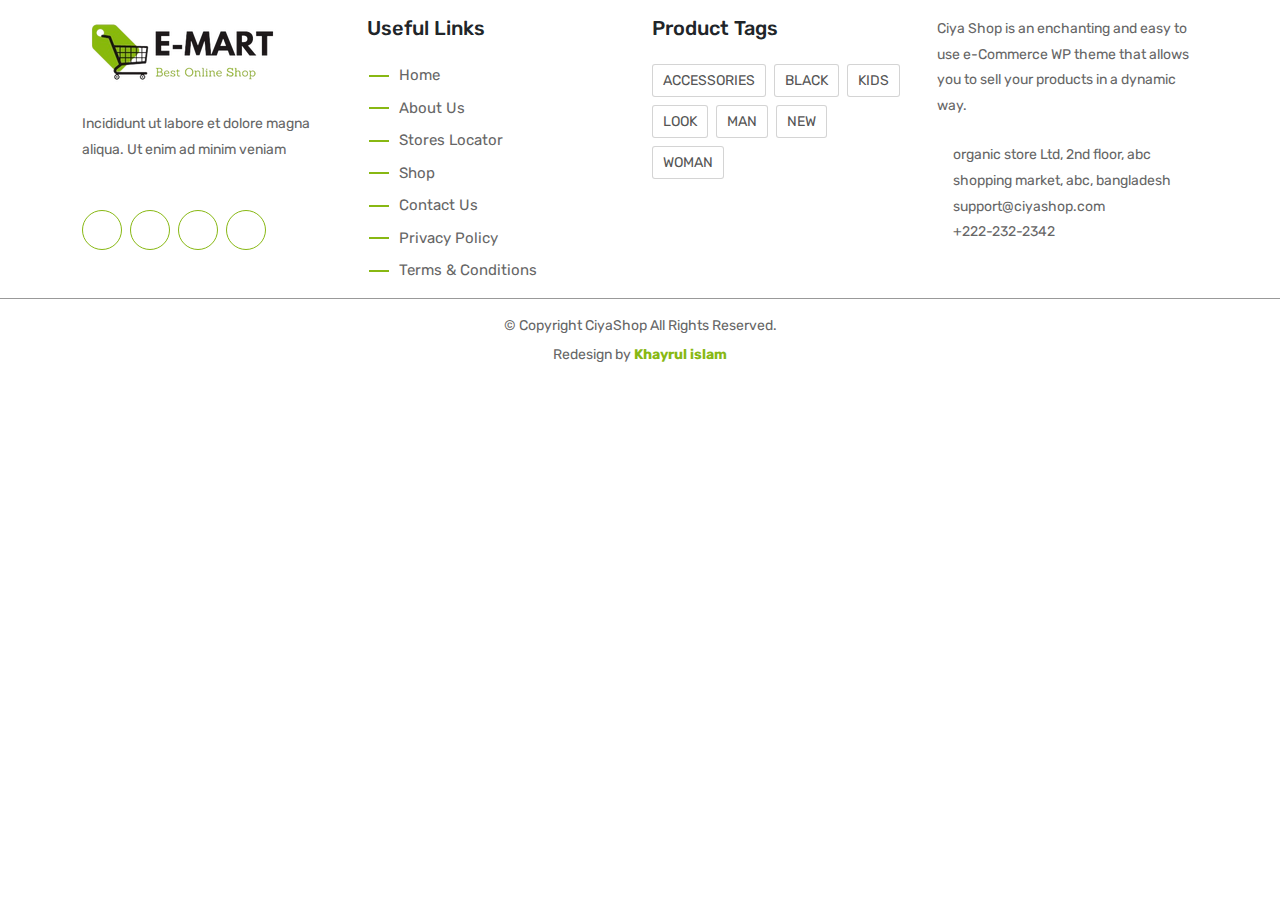
<file: additional_pages/footer.html>
<!DOCTYPE html>
<html lang="en">
<head>
    <meta charset="UTF-8">
    <meta name="viewport" content="width=device-width, initial-scale=1.0">
    <title>Document</title>
    <link rel="stylesheet" href="../css/footer.css">
    <link rel="stylesheet" href="../css/bootstrap.css">
    <link rel="stylesheet" href="https://cdnjs.cloudflare.com/ajax/libs/font-awesome/6.4.2/css/all.min.css"
    integrity="sha512-z3gLpd7yknf1YoNbCzqRKc4qyor8gaKU1qmn+CShxbuBusANI9QpRohGBreCFkKxLhei6S9CQXFEbbKuqLg0DA=="
    crossorigin="anonymous" referrerpolicy="no-referrer" />
</head>
<body>
     <!--*************footer_section start here**************-->
     <footer id="footer_section" class="pt-3 pb-0">
        <div class="container-fluid container">
          <div class="footer-wrapper">
            <div class="row">
              <div class="col-12 col-md-6 col-lg-3">
                <div class="single_footer_item mb-5 mb-lg-0">
                  <div class="footer_logo mb-4">
                    <img class="img-fluid" src="../img/logo.png" alt="./img/logo.png">
                  </div>
                  <div class="summary_info mb-4">
                    <p>Incididunt ut labore et dolore magna aliqua. Ut enim ad minim veniam</p>
                  </div>
                  <div class="f_social_links d-flex justify-content-start mt-5">
                    <a class="me-2" href="#"><i class="fa-brands fa-facebook-f"></i></a>
                    <a class="me-2" href="#"><i class="fa-brands fa-x-twitter"></i></a>
                    <a class="me-2" href="#"><i class="fa-brands fa-instagram"></i></a>
                    <a class="me-2" href="#"><i class="fa-brands fa-pinterest"></i></a>
                  </div>
                </div>
              </div>
              <div class="col-12 col-md-6 col-lg-3">
                <div class="single_footer_item  mb-5 mb-lg-0">
                  <h5 class="mb-4">Useful Links</h5>
                  <ul>
                    <li class="list-unstyled">Home</li>
                    <li class="list-unstyled">About Us</li>
                    <li class="list-unstyled">Stores Locator</li>
                    <li class="list-unstyled">Shop</li>
                    <li class="list-unstyled">Contact Us</li>
                    <li class="list-unstyled">Privacy Policy</li>
                    <li class="list-unstyled">Terms & Conditions</li>
                  </ul>
                </div>
              </div>
              <div class="col-12 col-md-6 col-lg-3">
                <div class="single_footer_item  mb-5 mb-lg-0">
                  <h5 class="mb-4">Product Tags</h5>
                  <div class="d-flex flex-wrap">
                    <a href="#" class="me-2 mb-2">ACCESSORIES</a>
                    <a href="#" class="me-2 mb-2">BLACK</a>
                    <a href="#" class="me-2 mb-2">KIDS</a>
                    <a href="#" class="me-2 mb-2">LOOK</a>
                    <a href="#" class="me-2 mb-2">MAN</a>
                    <a href="#" class="me-2 mb-2">NEW</a>
                    <a href="#" class="me-2 mb-2">WOMAN</a>
                  </div>
                </div>
              </div>
              <div class="col-12 col-md-6 col-lg-3">
                <div class="single_footer_item  mb-5 mb-lg-0">
                  <p class="mb-4"> Ciya Shop is an enchanting and easy to use e-Commerce WP theme
                    that allows you to sell your products in a dynamic way.</p>
                  <div class="address">
                    <div class="address_item_box d-flex align-items-start  ">
                      <i class="fa-solid fa-location-dot me-3 mt-2"></i>
                      <p class="mb-2"> organic store Ltd, 2nd floor, abc shopping market, abc,
                        bangladesh</p>
                    </div>
                    <div class="address_item_box d-flex align-items-center  ">
                      <i class="fa-regular fa-envelope me-3"></i>
                      <p class="mb-2">support@ciyashop.com</p>
                    </div>
                    <div class="address_item_box d-flex align-items-center  ">
                      <i class="fa-solid fa-phone me-3"></i>
                      <p class="mb-2"> +222-232-2342</p>
                    </div>
                  </div>
                </div>
              </div>
            </div>
          </div>
        </div>
  
        <!--copy right section stat here-->
        <div class="copyright_section py-3 d-flex flex-column  justify-content-center align-items-center mb-5 mb-sm-0">
          <p class="mb-2">© Copyright <b id="currentYear"></b> CiyaShop All Rights Reserved.</p>
          <p class="mb-0">Redesign by <span>Khayrul islam</span></p>
        </div>
        <!--copy right section end here-->
      </footer>
      <!--*************footer_section end here**************-->

      <script src="../js/bootstrap.js"></script>
      <script src="../js/popper.min.js"></script>
</body>
</html>
</file>
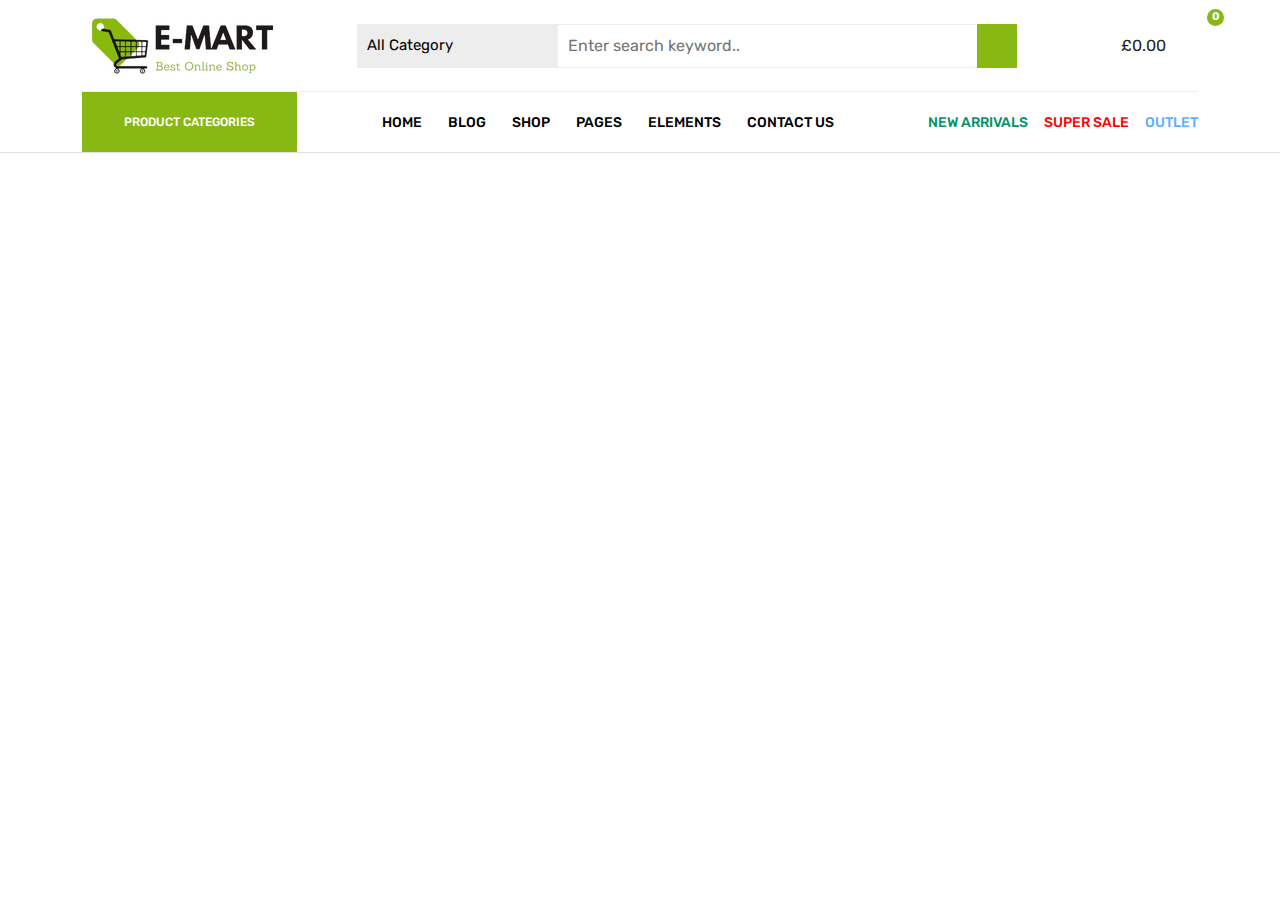
<file: additional_pages/header.html>
<!DOCTYPE html>
<html lang="en">
<head>
    <meta charset="UTF-8">
    <meta name="viewport" content="width=device-width, initial-scale=1.0">
    <title>Document</title>
    <link rel="stylesheet" href="../css/header.css">
    <link rel="stylesheet" href="../css/bootstrap.css">
    <link rel="stylesheet" href="../css/mega_menu.css">
    <link rel="stylesheet" href="../css/accordion_menu.css">
      <!--font-awesome cdn-->
  <link rel="stylesheet" href="https://cdnjs.cloudflare.com/ajax/libs/font-awesome/6.4.2/css/all.min.css"
  integrity="sha512-z3gLpd7yknf1YoNbCzqRKc4qyor8gaKU1qmn+CShxbuBusANI9QpRohGBreCFkKxLhei6S9CQXFEbbKuqLg0DA=="
  crossorigin="anonymous" referrerpolicy="no-referrer" />
    

</head>
<body>
     <!--header section start here-->
    <!-- page bottom menu -->
    <div class="page_bottom_menu  justify-content-between align-content-center flex-wrap">
        <a class="p_btm_item col-3 p-3" href="#"><i class="fa-solid fa-house"></i></a>
        <a class="p_btm_item col-3 p-3" href="#"><i class="fa-regular fa-heart"></i> </a>
        <a class="p_btm_item col-3 p-3" href="#"><i class="fa-solid fa-user"></i></a>
        <a class="p_btm_item col-3 p-3" href="#"><i class="fa-solid fa-bag-shopping"></i></a>
      </div>
      <header id="header">
          <!--signup and sign in page popup start-->
          <div class="user_popup_container">
            <div class="container-xxl">
              <div class="user_join_popup">
                <div class="page_wrapper ">
                  <div class="row">
                    <span id="user_popup_close"><i class="fa-solid fa-x"></i></span>
                    <div class="col-12 col-md-6">
                      <div class="position-relative popup_from d-flex justify-content-center align-items-center">
                        <form name="user_form" action="" id="signup_from" autocomplete="off" class="signup_form_box">
                          <h2>Create Your Account</h2>
                          <div class="social_site">
                            <a href="#"><i class="fa-brands fa-facebook-f"></i></a>
                            <a href="#"><i class="fa-brands fa-linkedin-in"></i></a>
                            <a href="#"><i class="fa-brands fa-google-plus-g"></i></a>
                          </div>
                          <div class="d-flex justify-content-center ">
                            <span>or use your email address</span>
                          </div>
                          <div class="input_box">
                            <label for="name"></label>
                            <input type="name" name="name" id="YourName" placeholder="Your full name" required>
                          </div>
                          <div class="input_box">
                            <label for="input_email"></label>
                            <input type="email" name="email" id="input_email" placeholder="Your email" required>
                          </div>
                          <div class="input_box">
                            <label for="Password"></label>
                            <input type="password" name="Password" id="Password" placeholder="New Password" required>
                          </div>
                          <div class="cdt_div">
                            <div class="checkbox_ctn">
                              <label for="checkbox"></label>
                              <input type="checkbox" name="checkbox" id="checkbox_input"> <span>Remember me</span>
                            </div>
                            <a href="#">forgot password?</a>
                          </div>
                          <div class="login_btn">
                            <button type="submit">SIGN UP</button>
                          </div>
                          <div class="page_links">
                            <a href="#">Privacy Policy</a>
                            <a href="#">Terms & Conditions</a>
                          </div>
                        </form>
                        <div class="login_form_box" id="login_from">
                          <div class="from_title">
                            <h2>Login</h2>
                            <p>Enter your Email and Password to login.</p>
                          </div>
                          <form action="" name="login_form_area" id="login_form_area" class="login_form" autocomplete="on">
                            <input type="email" name="email" id="loginEmail" placeholder="Email">
                            <input type="password" name="password" id="loginPassword" placeholder="password">
                            <div class="optional_items mb-5">
                              <div class="remember_field">
                                <input type="checkbox" name="remember" id="remember">
                                <label for="remember">Remember me</label>
    
                              </div>
                              <div class="forget_item">
                                <a href="#">Forget your email?</a>
                              </div>
                            </div>
                            <button type="submit">Login</button>
                          </form>
                          <span class="or_devider">Or</span>
                          <div class="login_other_way">
                            <div class="single_way">
                              <div class="social-login">
                                <i class="fa-brands fa-google"></i>
                              </div>
                              <span>Connect with google</span>
                            </div>
                            <div class="single_way">
                              <div class="social-login">
                                <i class="fa-brands fa-facebook-f"></i>
                              </div>
                              <span>Connect with facebook</span>
                            </div>
                          </div>
                        </div>
                      </div>
                    </div>
                    <div class="col-12 col-md-6 pe-0">
                      <div class="msg_box_container">
                        <div class="msg_box d-flex flex-column ">
                          <div class="cir_photo">
                            <img src="../img/profile_sml.jpg" alt="profile picture">
                          </div>
                          <h3 id="user_msg">Wellcome Back!</h3>
                          <p>Login here by filling you're username and password or use your favorite social network account
                            to
                            enter to the site</p>
                          <div class="signup-login_buttons">
                            <button id="login_btn" type="submit">LOGIN</button>
                            <button id="signup_btn" type="submit">SIGN UP</button>
                          </div>
                        </div>
                      </div>
                    </div>
                  </div>
                </div>
              </div>
            </div>
          </div>
          <!--signup and sign in page popup end-->
        <!--mobile search page-->
        <div class="mobile_popup_search">
          <div class="popup_search_wrapper">
            <a href="#" class="popup_search_close" type="submit"><i class="fa-solid fa-x"></i></a>
            <form action="" name="" id="mobile_search_form" class="mobile_search-bar">
              <input type="search" name="s" placeholder="Search for product">
              <select class="category_items ps-0">
                <option value="">All Category</option>
                <option value="">Clock</option>
                <option value="">Lighting</option>
                <option value="">Furniture</option>
                <option value="">Toy</option>
                <option value="">Fashion</option>
                <option value="">Others</option>
              </select>
              <button type="submit"><i class="fa-solid fa-magnifying-glass"></i></button>
            </form>
            <div class="popular_category">
              <h3>Most Popular Category</h3>
              <div class="popular_category_wrapper d-flex flex-wrap ">
                <a href="#" class="popular_category_title">
                  <span>Furniture</span>
                  <i class="fa-solid fa-chevron-right"></i>
                </a>
                <a href="#" class="popular_category_title">
                  <span>Accessories</span>
                  <i class="fa-solid fa-chevron-right"></i>
                </a>
                <a href="#" class="popular_category_title">
                  <span>Laptop</span>
                  <i class="fa-solid fa-chevron-right"></i>
                </a>
                <a href="#" class="popular_category_title">
                  <span>LED Signage</span>
                  <i class="fa-solid fa-chevron-right"></i>
                </a>
                <a href="#" class="popular_category_title">
                  <span>Sound Device</span>
                  <i class="fa-solid fa-chevron-right"></i>
                </a>
                <a href="#" class="popular_category_title">
                  <span>Family</span>
                  <i class="fa-solid fa-chevron-right"></i>
                </a>
                <a href="#" class="popular_category_title">
                  <span>Tablet</span>
                  <i class="fa-solid fa-chevron-right"></i>
                </a>
                <a href="#" class="popular_category_title">
                  <span>Toys</span>
                  <i class="fa-solid fa-chevron-right"></i>
                </a>
                <a href="#" class="popular_category_title">
                  <span>Cricket</span>
                  <i class="fa-solid fa-chevron-right"></i>
                </a>
                <a href="#" class="popular_category_title">
                  <span>Badminton</span>
                  <i class="fa-solid fa-chevron-right"></i>
                </a>
                <a href="#" class="popular_category_title">
                  <span>Computer</span>
                  <i class="fa-solid fa-chevron-right"></i>
                </a>
                <a href="#" class="popular_category_title">
                  <span>Air Condition</span>
                  <i class="fa-solid fa-chevron-right"></i>
                </a>
              </div>
            </div>
          </div>
        </div>
      
        <div class="container-fluid container-xl">
          <!--top header section start here-->
          <div class="top_header d-flex justify-content-between align-items-center ">
            <div class="logo">
              <a class="navbar-brand" class="img-fluid " href="./index.html"><img src="../img/logo.png" alt="./img/logo.png">
              </a>
            </div>
            <form autocomplete="on" action="" id="main_search_bar_form" class="main_search_bar d-none d-lg-flex align-content-center">
              <div class="category_area">
                <select class="category_items ps-0">
                  <option value="">All Category</option>
                  <option value="">Clock</option>
                  <option value="">Lighting</option>
                  <option value="">Furniture</option>
                  <option value="">Toy</option>
                  <option value="">Fashion</option>
                  <option value="">Others</option>
                </select>
                <div class="select_icon">
                  <i class="toggle_open fa-solid fa-caret-down"></i>
                  <i style="display: none;" class="toggle_close fa-solid fa-caret-up"></i>
                </div>
              </div>
              <div class="search_input">
                <label for="searchField"></label>
                <input type="text" name="searchField" id="searchField" placeholder="Enter search keyword.." required>
                <button type="submit"> <i class="fa-solid fa-magnifying-glass"></i></button>
              </div>
            </form>
            <div class="woocommerce_area">
              <ul class="woocommerce_options align-items-center  justify-content-end mb-0  ps-0">
                <li class="list-unstyled me-3 search_icon d-unset d-lg-none"><a href="#"><i
                      class="fa-solid fa-magnifying-glass"></i></a>
                </li>
                <li class="list-unstyled me-3"><a id="user_join_icon" href="#"><i class="fa-solid fa-user"></i></a></li>
                <li id="product_item" class="list-unstyled me-3"><a href="#"><i class="fa-solid fa-bag-shopping"></i></a>
                </li>
                <li class="list-unstyled me-3"><span>£</span>0.00</li>
                <li class="list-unstyled me-3"><a href="#"><i class="fa-solid fa-shuffle"></i></a></li>
                <li class="list-unstyled product_like_list"><a href="#"><i class="fa-regular fa-heart"></i> </a></li>
                <button class="offcanvas_icon btn d-block d-lg-none" type="button" data-bs-toggle="offcanvas"
                  data-bs-target="#offcanvasExample" aria-controls="offcanvasExample">
                  <img src="../img/bars-solid.svg" alt="./img/bars-solid.svg" srcset="">
                </button>
                <div class="offcanvas offcanvas-start" tabindex="-1" id="offcanvasExample"
                  aria-labelledby="offcanvasExampleLabel">
                  <div class="offcanvas_close_btn ">
                    <button type="button" class="btn-close" data-bs-dismiss="offcanvas" aria-label="Close"></button>
                  </div>
                  <div class="offcanvas-body pt-5">
                    <form autocomplete="on" action="" id="offcanvas_search_form"
                      class="main_search_bar mobile_search_bar d-flex d-lg-none align-content-center p-0 pb-3">
                      <div class="search_input mobile mobile_sm">
                        <label for="searchField"></label>
                        <input type="text" name="searchField" id="offcanvas_searchField"
                          placeholder="Enter search keyword..">
                        <button type="submit"><i class="fa-solid fa-magnifying-glass"></i></button>
                      </div>
                    </form>
                    <ul class="nav nav-pills mb-3" id="pills-tab" role="tablist">
                      <li class="nav-item col-6" role="presentation">
                        <button class="nav-link active menu_tab" id="pills-home-tab" data-bs-toggle="pill"
                          data-bs-target="#pills-home" type="button" role="tab" aria-controls="pills-home"
                          aria-selected="true">Menu</button>
                      </li>
                      <li class="nav-item col-6" role="presentation">
                        <button class="nav-link menu_tab" id="pills-profile-tab" data-bs-toggle="pill"
                          data-bs-target="#pills-profile" type="button" role="tab" aria-controls="pills-profile"
                          aria-selected="false">Categories</button>
                      </li>
                    </ul>
                    <div class="tab-content" id="pills-tabContent">
                      <div class="tab-pane fade show active" id="pills-home" role="tabpanel"
                        aria-labelledby="pills-home-tab" tabindex="0">
                        <ul class="accordion-menu">
                          <li>
                            <div class="dropdownlink"><i class="fa fa-road" aria-hidden="true"></i> <a href="../index.html">Home</a>
                              <i class="fa fa-chevron-down" aria-hidden="true"></i>
                            </div>
                            <ul class="submenuItems">
                              <li><a href="#">Home 1</a></li>
                              <li><a href="#">Home 2</a></li>
                              <li><a href="#">Home 3</a></li>
                            </ul>
                          </li>
                          <li>
                            <div class="dropdownlink"><i class="fa fa-paper-plane" aria-hidden="true"></i> Blog
                              <i class="fa fa-chevron-down" aria-hidden="true"></i>
                            </div>
                            <ul class="submenuItems">
                              <li><a href="#">Blog 1</a></li>
                              <li><a href="#">Blog 2</a></li>
                            </ul>
                          </li>
                          <li>
                            <div class="dropdownlink"><i class="fa fa-quote-left" aria-hidden="true"></i> <a href="../additional_pages/shop.html">Shop</a>
                              <i class="fa fa-chevron-down" aria-hidden="true"></i>
                            </div>
                            <ul class="submenuItems">
                              <li class="sub">
                                <div class="dropdownlink"> Fantasy 1
                                  <i class="fa fa-chevron-down" aria-hidden="true"></i>
                                </div>
                                <ul class="submenuItems">
                                  <li><a href="#">Fantasy 2</a></li>
                                  <li><a href="#">Fantasy 3</a></li>
                                </ul>
                              </li>
                              <li><a href="#">Fantasy 2</a></li>
                              <li><a href="#">Fantasy 3</a></li>
                            </ul>
                          </li>
                          <li>
                            <div class="dropdownlink"><i class="fa fa-motorcycle" aria-hidden="true"></i> Elements
                              <i class="fa fa-chevron-down" aria-hidden="true"></i>
                            </div>
                            <ul class="submenuItems">
                              <li><a href="#">Elements 1</a></li>
                              <li><a href="#">Elements 2</a></li>
                              <li><a href="#">Elements 3</a></li>
                            </ul>
                          </li>
                          <li>
                            <div class="dropdownlink"><i class="fa fa-motorcycle" aria-hidden="true"></i> Contact Us
                            </div>
                          </li>
                        </ul>
                      </div>
                      <div class="tab-pane fade" id="pills-profile" role="tabpanel" aria-labelledby="pills-profile-tab"
                        tabindex="0">
                        <ul class="accordion-menu">
                          <li>
                            <div class="dropdownlink"><i class="fa fa-road" aria-hidden="true"></i> Category one
                            </div>
                          </li>
                          <li>
                            <div class="dropdownlink"><i class="fa fa-paper-plane" aria-hidden="true"></i> Category two
                            </div>
                          </li>
                          <li>
                            <div class="dropdownlink"><i class="fa fa-quote-left" aria-hidden="true"></i> Category
                              <i class="fa fa-chevron-down" aria-hidden="true"></i>
                            </div>
                            <ul class="submenuItems">
                              <li>
                                <div class="dropdownlink"> Category 1
                                  <i class="fa fa-chevron-down" aria-hidden="true"></i>
                                </div>
                                <ul class="submenuItems">
                                  <li><a href="#">Category 2</a></li>
                                  <li><a href="#">Category 3</a></li>
                                </ul>
                              </li>
                              <li><a href="#">Category</a></li>
                              <li><a href="#">Category</a></li>
                            </ul>
                          </li>
                          <li>
                            <div class="dropdownlink"><i class="fa fa-motorcycle" aria-hidden="true"></i> Elements
                              <i class="fa fa-chevron-down" aria-hidden="true"></i>
                            </div>
                            <ul class="submenuItems">
                              <li><a href="#">Elements 1</a></li>
                              <li><a href="#">Elements 2</a></li>
                              <li><a href="#">Elements 3</a></li>
                            </ul>
                          </li>
                          <li>
                            <div class="dropdownlink"><i class="fa fa-motorcycle" aria-hidden="true"></i> Contact Us
                            </div>
                          </li>
                          <li>
                            <div class="dropdownlink"><i class="fa fa-motorcycle" aria-hidden="true"></i> Category title
                            </div>
                          </li>
                          <li>
                            <div class="dropdownlink"><i class="fa fa-motorcycle" aria-hidden="true"></i> Category title
                            </div>
                          </li>
                          <li>
                            <div class="dropdownlink"><i class="fa fa-motorcycle" aria-hidden="true"></i> Category title
                            </div>
                          </li>
                        </ul>
                      </div>
                    </div>
                  </div>
                </div>
              </ul>
            </div>
            <!-- product cart message-->
            <div class="product_msg">
              <span>No products in the cart.</span>
            </div>
          </div>
          <!--top header section end here-->
          <nav class="navbar navbar-expand-lg justify-content-between ">
            <!-- vertical category start -->
            <div class=" vertical_category d-none d-lg-flex ">
              <div class="vertical_category_wrapper ">
                <div class="v_category_handler d-flex justify-content-between align-items-center ">
                  <i class="fa-solid fa-list mb-0 pb-0 "></i>
                  <span class="v_category_title">PRODUCT CATEGORIES</span>
                  <i class="fa-solid fa-caret-down"></i>
                </div>
                <ul id="category_list" class="v_category_items ps-0 ">
                  <li>
                    <div class="category_title">
                      <img src="../img/telephone.png" alt="telephone.png" class="img-fluid me-2">
                      <span>Electronic</span>
                      <!-- product mega menu 1 start-->
                      <div class="product_mega_menu" id="product_menu">
                        <div class="product_mega_menu_wrapper d-flex justify-content-between  p-3">
                          <div class="row flex-wrap ">
                            <div class="col-3">
                              <ul class="menu_inner_item ps-0 ">
                                <h4>Armchairs</h4>
                                <li><a href="#">Super Chir</a></li>
                                <li><a href="#">Sofa Chir</a></li>
                                <li><a href="#">Reading Chir</a></li>
                                <li><a href="#">Primaum Chir</a></li>
                              </ul>
                            </div>
                            <div class="col-3">
                              <ul class="menu_inner_item ps-0 ">
                                <h4>Computer</h4>
                                <li><a href="#">Super Chir</a></li>
                                <li><a href="#">Sofa Chir</a></li>
                                <li><a href="#">Reading Chir</a></li>
                                <li><a href="#">Primaum Chir</a></li>
                              </ul>
                            </div>
                            <div class="col-3">
                              <ul class="menu_inner_item ps-0 ">
                                <h4>Technology</h4>
                                <li><a href="#">Footstone</a></li>
                                <li><a href="#">Trolleys</a></li>
                                <li><a href="#">Shoe cabinate</a></li>
                                <li><a href="#">product demo</a></li>
                              </ul>
                            </div>
                            <div class="col-3">
                              <ul class="menu_inner_item ps-0 ">
                                <h4>Armchairs</h4>
                                <li><a href="#">Super Chir</a></li>
                                <li><a href="#">Sofa Chir</a></li>
                                <li><a href="#">Reading Chir</a></li>
                                <li><a href="#">Primaum Chir</a></li>
                              </ul>
                            </div>
                            <div class="col-3">
                              <ul class="menu_inner_item ps-0 ">
                                <h4>Technology</h4>
                                <li><a href="#">Footstone</a></li>
                                <li><a href="#">Trolleys</a></li>
                                <li><a href="#">Shoe cabinate</a></li>
                                <li><a href="#">product demo</a></li>
                              </ul>
                            </div>
                            <div class="col-3">
                              <ul class="menu_inner_item ps-0 ">
                                <h4>Telephone</h4>
                                <li><a href="#">Footstone</a></li>
                                <li><a href="#">Trolleys</a></li>
                                <li><a href="#">Shoe cabinate</a></li>
                                <li><a href="#">product demo</a></li>
                              </ul>
                            </div>
                            <div class="col-3">
                              <ul class="menu_inner_item ps-0 ">
                                <h4>Armchairs</h4>
                                <li><a href="#">Super Chir</a></li>
                                <li><a href="#">Sofa Chir</a></li>
                                <li><a href="#">Reading Chir</a></li>
                                <li><a href="#">Primaum Chir</a></li>
                              </ul>
                            </div>
                            <div class="col-3">
                              <ul class="menu_inner_item ps-0 ">
                                <h4>Technology</h4>
                                <li><a href="#">Footstone</a></li>
                                <li><a href="#">Trolleys</a></li>
                                <li><a href="#">Shoe cabinate</a></li>
                                <li><a href="#">product demo</a></li>
                              </ul>
                            </div>
                          </div>
                        </div>
                      </div>
                      <!-- product mega menu end-->
                    </div>
                    <i class="fa-solid fa-angle-right"></i>
                  </li>
                  <li>
                    <div class="category_title">
                      <img src="../img/sofa.png" alt="./img/sofa.png" class="img-fluid me-2">
                      <span>Furniture</span>
                      <!-- product mega menu 1 start-->
                      <div class="product_mega_menu" id="product_menu">
                        <div class="product_mega_menu_wrapper d-flex justify-content-between  p-3">
                          <div class="row flex-wrap ">
                            <div class="col-3">
                              <ul class="menu_inner_item ps-0 ">
                                <h4>Electronic Device</h4>
                                <li><a href="#">Small Sofas</a></li>
                                <li><a href="#">Armchairs</a></li>
                                <li><a href="#">Easy Chir</a></li>
                                <li><a href="#">Day Beds</a></li>
                              </ul>
                            </div>
                            <div class="col-3">
                              <ul class="menu_inner_item ps-0 ">
                                <h4>Armchairs</h4>
                                <li><a href="#">Super Chir</a></li>
                                <li><a href="#">Sofa Chir</a></li>
                                <li><a href="#">Reading Chir</a></li>
                                <li><a href="#">Primaum Chir</a></li>
                              </ul>
                            </div>
  
                            <div class="col-3">
                              <ul class="menu_inner_item ps-0 ">
                                <h4>Technology</h4>
                                <li><a href="#">Footstone</a></li>
                                <li><a href="#">Trolleys</a></li>
                                <li><a href="#">Shoe cabinate</a></li>
                                <li><a href="#">product demo</a></li>
                              </ul>
                            </div>
                            <div class="col-3">
                              <ul class="menu_inner_item ps-0 ">
                                <h4>Armchairs</h4>
                                <li><a href="#">Super Chir</a></li>
                                <li><a href="#">Sofa Chir</a></li>
                                <li><a href="#">Reading Chir</a></li>
                                <li><a href="#">Primaum Chir</a></li>
                              </ul>
                            </div>
                            <div class="col-3">
                              <ul class="menu_inner_item ps-0 ">
                                <h4>Armchairs</h4>
                                <li><a href="#">Super Chir</a></li>
                                <li><a href="#">Sofa Chir</a></li>
                                <li><a href="#">Reading Chir</a></li>
                                <li><a href="#">Primaum Chir</a></li>
                              </ul>
                            </div>
                            <div class="col-3">
                              <ul class="menu_inner_item ps-0 ">
                                <h4>Technology</h4>
                                <li><a href="#">Footstone</a></li>
                                <li><a href="#">Trolleys</a></li>
                                <li><a href="#">Shoe cabinate</a></li>
                                <li><a href="#">product demo</a></li>
                              </ul>
                            </div>
                            <div class="col-6">
                              <div class="menu_inner_item">
                                <img src="../img/product_ads.jpg" alt="./img/product_ads.jpg" class="img-fluid">
                              </div>
                            </div>
                          </div>
                        </div>
                      </div>
                      <!-- product mega menu end-->
                    </div>
                    <i class="fa-solid fa-angle-right"></i>
                  </li>
                  <li>
                    <div class="category_title">
                      <img src="../img/computer.png" alt="./img/computer.png" class="img-fluid me-2">
                      <span>Computer</span>
                      <!-- product mega menu 1 start-->
                      <div class="product_mega_menu" id="product_menu">
                        <div class="product_mega_menu_wrapper d-flex justify-content-between  p-3">
                          <div class="row flex-wrap ">
                            <div class="col-3">
                              <ul class="menu_inner_item ps-0 ">
                                <h4>Computer</h4>
                                <li><a href="#">Small Sofas</a></li>
                                <li><a href="#">Armchairs</a></li>
                                <li><a href="#">Easy Chir</a></li>
                                <li><a href="#">Day Beds</a></li>
                              </ul>
                            </div>
                            <div class="col-3">
                              <ul class="menu_inner_item ps-0 ">
                                <h4>Tables</h4>
                                <li><a href="#">Footstone</a></li>
                                <li><a href="#">Trolleys</a></li>
                                <li><a href="#">Shoe cabinate</a></li>
                                <li><a href="#">product demo</a></li>
                              </ul>
                            </div>
                            <div class="col-3">
                              <ul class="menu_inner_item ps-0 ">
                                <h4>Furniture</h4>
                                <li><a href="#">Tablet Device</a></li>
                                <li><a href="#">Gaming</a></li>
                                <li><a href="#">Play online</a></li>
                                <li><a href="#">Play Ground</a></li>
                              </ul>
                            </div>
                            <div class="col-3">
                              <ul class="menu_inner_item ps-0 ">
                                <h4>Armchairs</h4>
                                <li><a href="#">Super Chir</a></li>
                                <li><a href="#">Sofa Chir</a></li>
                                <li><a href="#">Reading Chir</a></li>
                                <li><a href="#">Primum Chir</a></li>
                              </ul>
                            </div>
                            <div class="col-3">
                              <ul class="menu_inner_item ps-0 ">
                                <h4>Electronic Device</h4>
                                <li><a href="#">Small Sofas</a></li>
                                <li><a href="#">Armchairs</a></li>
                                <li><a href="#">Easy Chir</a></li>
                                <li><a href="#">Day Beds</a></li>
                              </ul>
                            </div>
                            <div class="col-3">
                              <ul class="menu_inner_item ps-0 ">
                                <h4>Technology</h4>
                                <li><a href="#">Footstone</a></li>
                                <li><a href="#">Trolleys</a></li>
                                <li><a href="#">Shoe cabinate</a></li>
                                <li><a href="#">product demo</a></li>
                              </ul>
                            </div>
  
                            <div class="col-6">
                              <div class="menu_inner_item">
                                <img src="../img/product_anunc.jpg" alt="./img/product_anunc.png" class="img-fluid">
                              </div>
                            </div>
                          </div>
                        </div>
                      </div>
                      <!-- product mega menu end-->
                    </div>
                    <i class="fa-solid fa-angle-right"></i>
                  </li>
                  <li>
                    <div class="category_title">
                      <img src="../img/gardening-tools.png" alt="./img/gardening-tools.png" class="img-fluid me-2">
                      <span>Farming Tools</span>
                      <!-- product mega menu 1 start-->
                      <div class="product_mega_menu" id="product_menu">
                        <div class="product_mega_menu_wrapper d-flex justify-content-between  p-3">
                          <div class="row flex-wrap ">
                            <div class="col-3">
                              <ul class="menu_inner_item ps-0 ">
                                <h4>Armchairs</h4>
                                <li><a href="#">Super Chir</a></li>
                                <li><a href="#">Sofa Chir</a></li>
                                <li><a href="#">Reading Chir</a></li>
                                <li><a href="#">Primaum Chir</a></li>
                              </ul>
                            </div>
                            <div class="col-3">
                              <ul class="menu_inner_item ps-0 ">
                                <h4>Electronic Device</h4>
                                <li><a href="#">Small Sofas</a></li>
                                <li><a href="#">Armchairs</a></li>
                                <li><a href="#">Easy Chir</a></li>
                                <li><a href="#">Day Beds</a></li>
                              </ul>
                            </div>
                            <div class="col-3">
                              <ul class="menu_inner_item ps-0 ">
                                <h4>Technology</h4>
                                <li><a href="#">Footstone</a></li>
                                <li><a href="#">Trolleys</a></li>
                                <li><a href="#">Shoe cabinate</a></li>
                                <li><a href="#">product demo</a></li>
                              </ul>
                            </div>
                            <div class="col-3">
                              <ul class="menu_inner_item ps-0 ">
                                <h4>Armchairs</h4>
                                <li><a href="#">Super Chir</a></li>
                                <li><a href="#">Sofa Chir</a></li>
                                <li><a href="#">Reading Chir</a></li>
                                <li><a href="#">Primaum Chir</a></li>
                              </ul>
                            </div>
                            <div class="col-3">
                              <ul class="menu_inner_item ps-0 ">
                                <h4>Electronic Device</h4>
                                <li><a href="#">Small Sofas</a></li>
                                <li><a href="#">Armchairs</a></li>
                                <li><a href="#">Easy Chir</a></li>
                                <li><a href="#">Day Beds</a></li>
                              </ul>
                            </div>
                            <div class="col-6">
                              <div class="menu_inner_item">
                                <img src="../img/product_anunc.jpg" alt="../img/product_anunc.png" class="img-fluid">
                              </div>
                            </div>
                          </div>
                        </div>
                      </div>
                      <!-- product mega menu end-->
                    </div>
                    <i class="fa-solid fa-angle-right"></i>
                  </li>
                  <li>
                    <div class="category_title">
                      <img src="../img/technology.png" alt="./img/technology.png" class="img-fluid me-2">
                      <span>Instruments</span>
                      <!-- product mega menu 1 start-->
                      <div class="product_mega_menu" id="product_menu">
                        <div class="product_mega_menu_wrapper d-flex justify-content-between  p-3">
                          <div class="row flex-wrap ">
                            <div class="col-3">
                              <ul class="menu_inner_item ps-0 ">
                                <h4>Technology</h4>
                                <li><a href="#">Footstone</a></li>
                                <li><a href="#">Trolleys</a></li>
                                <li><a href="#">Shoe cabinate</a></li>
                                <li><a href="#">product demo</a></li>
                              </ul>
                            </div>
                            <div class="col-3">
                              <ul class="menu_inner_item ps-0 ">
                                <h4>Armchairs</h4>
                                <li><a href="#">Super Chir</a></li>
                                <li><a href="#">Sofa Chir</a></li>
                                <li><a href="#">Reading Chir</a></li>
                                <li><a href="#">Primaum Chir</a></li>
                              </ul>
                            </div>
                            <div class="col-3">
                              <ul class="menu_inner_item ps-0 ">
                                <h4>Electronic Device</h4>
                                <li><a href="#">Small Sofas</a></li>
                                <li><a href="#">Armchairs</a></li>
                                <li><a href="#">Easy Chir</a></li>
                                <li><a href="#">Day Beds</a></li>
                              </ul>
                            </div>
                            <div class="col-3">
                              <ul class="menu_inner_item ps-0 ">
                                <h4>Armchairs</h4>
                                <li><a href="#">Super Chir</a></li>
                                <li><a href="#">Sofa Chir</a></li>
                                <li><a href="#">Reading Chir</a></li>
                                <li><a href="#">Primaum Chir</a></li>
                              </ul>
                            </div>
                            <div class="col-3">
                              <ul class="menu_inner_item ps-0 ">
                                <h4>Technology</h4>
                                <li><a href="#">Footstone</a></li>
                                <li><a href="#">Trolleys</a></li>
                                <li><a href="#">Shoe cabinate</a></li>
                                <li><a href="#">product demo</a></li>
                              </ul>
                            </div>
                            <div class="col-3">
                              <ul class="menu_inner_item ps-0 ">
                                <h4>Armchairs</h4>
                                <li><a href="#">Super Chir</a></li>
                                <li><a href="#">Sofa Chir</a></li>
                                <li><a href="#">Reading Chir</a></li>
                                <li><a href="#">Primaum Chir</a></li>
                              </ul>
                            </div>
  
                            <div class="col-6">
                              <div class="menu_inner_item">
                                <img src="../img/product_anunc.jpg" alt="../img/product_anunc.png" class="img-fluid">
                              </div>
                            </div>
                          </div>
                        </div>
                      </div>
                      <!-- product mega menu end-->
                    </div>
                    <i class="fa-solid fa-angle-right"></i>
                  </li>
                </ul>
              </div>
            </div>
            <!-- desktop menu start here -->
            <ul id="desktop_menu" class="navbar-nav navbar-light" class="menu-main">
              <li class="nav-item "><a class="nav-link" href="../index.html">HOME</a></li>
              <li class="nav-item"><a class="nav-link" href="#">BLOG</a></li>
              <li class="nav-item menu-item-has-children">
                <a href="../additional_pages/shop.html" class="nav-link">SHOP <i class="fa fa-angle-down"></i></a>
                <div class="sub-menu mega-menu mega-menu-column-4 ">
                  <div class="list-item">
                    <h4 class="title">SHOP LAYOUT</h4>
                    <ul class="ps-0 mt-3">
                      <li><a href="#">Sticky Gallery No Sidebar</a></li>
                      <li><a href="#">Product List</a></li>
                      <li><a href="#">Product List</a></li>
                      <li><a href="#">Product List</a></li>
                      <li><a href="#">Product List</a></li>
                      <li><a href="#">Sticky Gallery No Sidebar</a></li>
                      <li><a href="#">Product List</a></li>
                      <li><a href="#">Product List</a></li>
                      <li><a href="#">Product List</a></li>
                    </ul>
                  </div>
                  <div class="list-item">
                    <h4 class="title">PRODUCT PAGES</h4>
                    <ul class="ps-0 mt-3">
                      <li><a href="#">Product List</a></li>
                      <li><a href="#">Product List</a></li>
                      <li><a href="#">Sticky Gallery No Sidebar</a></li>
                      <li><a href="#">Product List</a></li>
                      <li><a href="#">Sticky Gallery No Sidebar</a></li>
                      <li><a id="sale" href="#">Product List</a></li>
                      <li><a href="#">Product List</a></li>
                      <li><a href="#">Product List</a></li>
                      <li><a href="#">Sticky Gallery No Sidebar </a></li>
                    </ul>
                  </div>
                  <div class="list-item">
                    <h4 class="title">PRODUCT FEATURES</h4>
                    <ul class="ps-0 mt-3">
                      <li><a href="#">Product List</a></li>
                      <li><a href="#">Product List</a></li>
                      <li><a href="#">Product List</a></li>
                      <li><a id="hot_sale" href="#">Product List</a></li>
                      <li><a href="#">Sticky Gallery No Sidebart</a></li>
                      <li><a href="#">Sticky Gallery No Sidebar</a></li>
                      <li><a id="sale" href="#">Product List</a></li>
                      <li><a href="#">Product List</a></li>
                    </ul>
                  </div>
                  <div class="list-item">
                    <h4 class="title">WOOCOMMERCE</h4>
                    <ul class="ps-0 mt-3">
                      <li><a href="#">Product List</a></li>
                      <li><a href="#">Sticky Gallery No Sidebar</a></li>
                      <li><a href="#">Product List</a></li>
                      <li><a id="sale" href="#">Sticky Gallery No Sidebar</a></li>
                      <li><a href="#">Product List</a></li>
                      <li><a href="#">Product List</a></li>
                    </ul>
                  </div>
                  <div class="list-item">
                    <h4 class="title">SHOP PAGES</h4>
                    <ul class="ps-0 mt-3">
                      <li><a href="#">Sticky Gallery No Sidebar</a></li>
                      <li><a href="#">Product List</a></li>
                      <li><a href="#">Product List</a></li>
                      <li><a href="#">Sticky Gallery No </a></li>
                      <li><a href="#">Sticky Gallery No Sidebar</a></li>
                    </ul>
                  </div>
                </div>
              </li>
              <li class="nav-item menu-item-has-children">
                <a href="#" class="nav-link">PAGES <i class="fa fa-angle-down"></i></a>
                <div class="sub-menu mega-menu mega-menu-column-4 row">
                  <div class="list-item col-3">
                    <h4 class="title">BASIC PAGES</h4>
                    <ul class="ps-0 mt-3">
                      <li><a href="#">Sticky Gallery No Sidebar</a></li>
                      <li><a href="#">Product List</a></li>
                      <li><a href="#">Product List</a></li>
                      <li><a href="#">Product List</a></li>
                      <li><a href="#">Product List</a></li>
                      <li><a href="#">Sticky Gallery No Sidebar</a></li>
                      <li><a href="#">Product List</a></li>
                      <li><a href="#">Product List</a></li>
                      <li><a href="#">Product List</a></li>
                    </ul>
                  </div>
                  <div class="list-item col-3">
                    <h4 class="title">INFORMATION PAGES</h4>
                    <ul class="ps-0 mt-3">
                      <li><a href="#">Product List</a></li>
                      <li><a href="#">Product List</a></li>
                      <li><a href="#">Sticky Gallery No Sidebar</a></li>
                      <li><a href="#">Product List</a></li>
                      <li><a href="#">Sticky Gallery No Sidebar</a></li>
                      <li><a href="#">Product List</a></li>
                      <li><a href="#">Product List</a></li>
                      <li><a href="#">Product List</a></li>
                      <li><a href="#">Sticky Gallery No Sidebar </a></li>
                    </ul>
                  </div>
                  <div class="list-item col-3">
                    <h4 class="title">ADDITIONAL PAGE</h4>
                    <ul class="ps-0 mt-3">
                      <li><a href="#">Product List</a></li>
                      <li><a href="#">Sticky Gallery No Sidebar</a></li>
                      <li><a href="#">Product List</a></li>
                      <li><a href="#">Sticky Gallery No Sidebar</a></li>
                    </ul>
                  </div>
                  <div class="list-item col-3">
                    <h4 class="title">PORTFOLIO</h4>
                    <ul class="ps-0 mt-3">
                      <li><a href="#">Sticky Gallery No Sidebar</a></li>
                      <li><a href="#">Product List</a></li>
                      <li><a href="#">Product List</a></li>
                      <li><a href="#">Sticky Gallery No </a></li>
                      <li><a href="#">Sticky Gallery No Sidebar</a></li>
                    </ul>
                  </div>
                </div>
              </li>
              <li class="nav-item menu-item-has-children">
                <a href="#" class="nav-link">ELEMENTS <i class="fa fa-angle-down"></i></a>
                <div class="sub-menu mega-menu mega-menu-column-4 row">
                  <div class="list-item col-3">
                    <h4 class="title">CIYA ELEMENTS 01</h4>
                    <ul class="ps-0 mt-3">
                      <li><a href="#">Sticky Gallery No Sidebar</a></li>
                      <li><a href="#">Product List</a></li>
                      <li><a href="#">Product List</a></li>
                      <li><a href="#">Product List</a></li>
                      <li><a href="#">Product List</a></li>
                      <li><a href="#">Sticky Gallery No Sidebar</a></li>
                      <li><a href="#">Product List</a></li>
                      <li><a href="#">Product List</a></li>
                      <li><a href="#">Product List</a></li>
                    </ul>
                  </div>
                  <div class="list-item col-3">
                    <h4 class="title">CIYA ELEMENTS 02</h4>
                    <ul class="ps-0 mt-3">
                      <li><a href="#">Product List</a></li>
                      <li><a href="#">Product List</a></li>
                      <li><a href="#">Sticky Gallery No Sidebar</a></li>
                      <li><a href="#">Product List</a></li>
                      <li><a href="#">Sticky Gallery No Sidebar</a></li>
                      <li><a href="#">Product List</a></li>
                      <li><a href="#">Product List</a></li>
                      <li><a href="#">Product List</a></li>
                      <li><a href="#">Sticky Gallery No Sidebar </a></li>
                    </ul>
                  </div>
                  <div class="list-item col-3">
                    <h4 class="title">CIYA ELEMENTS 03</h4>
                    <ul class="ps-0 mt-3">
                      <li><a href="#">Product List</a></li>
                      <li><a href="#">Sticky Gallery No Sidebar</a></li>
                      <li><a href="#">Product List</a></li>
                      <li><a href="#">Sticky Gallery No Sidebar</a></li>
                      <li><a href="#">Product List</a></li>
                      <li><a href="#">Product List</a></li>
                    </ul>
                  </div>
                  <div class="list-item col-3">
                    <h4 class="title">CIYA ELEMENTS 04</h4>
                    <ul class="ps-0 mt-3">
                      <li><a href="#">Sticky Gallery No Sidebar</a></li>
                      <li><a href="#">Product List</a></li>
                      <li><a href="#">Product List</a></li>
                      <li><a href="#">Sticky Gallery No </a></li>
                      <li><a href="#">Sticky Gallery No Sidebar</a></li>
                    </ul>
                  </div>
                </div>
              </li>
              <li class="nav-item"><a class="nav-link" href="#">CONTACT US</a></li>
            </ul>
            <!-- desktop menu end here -->
            <div class="link_menu d-none d-lg-flex align-items-center  justify-content-end  ">
              <ul class="d-flex justify-content-between align-items-center   ps-0 mb-0 ">
                <li class="list-unstyled me-3"><a href="#">New Arrivals</a></li>
                <li class="list-unstyled me-3"><a href="#">Super Sale</a></li>
                <li class="list-unstyled "><a href="#">Outlet</a></li>
              </ul>
            </div>
          </nav>
        </div>
      </header>

      <script src="../js/jquery-3.7.1.min.js"></script>
      <script src="../js/bootstrap.js"></script>
      <script src="../js/popper.min.js"></script>
      <script src="../js/accordion_menu.js"></script>
      <script src="../js/header.js"></script>
</body>
</html>
</file>
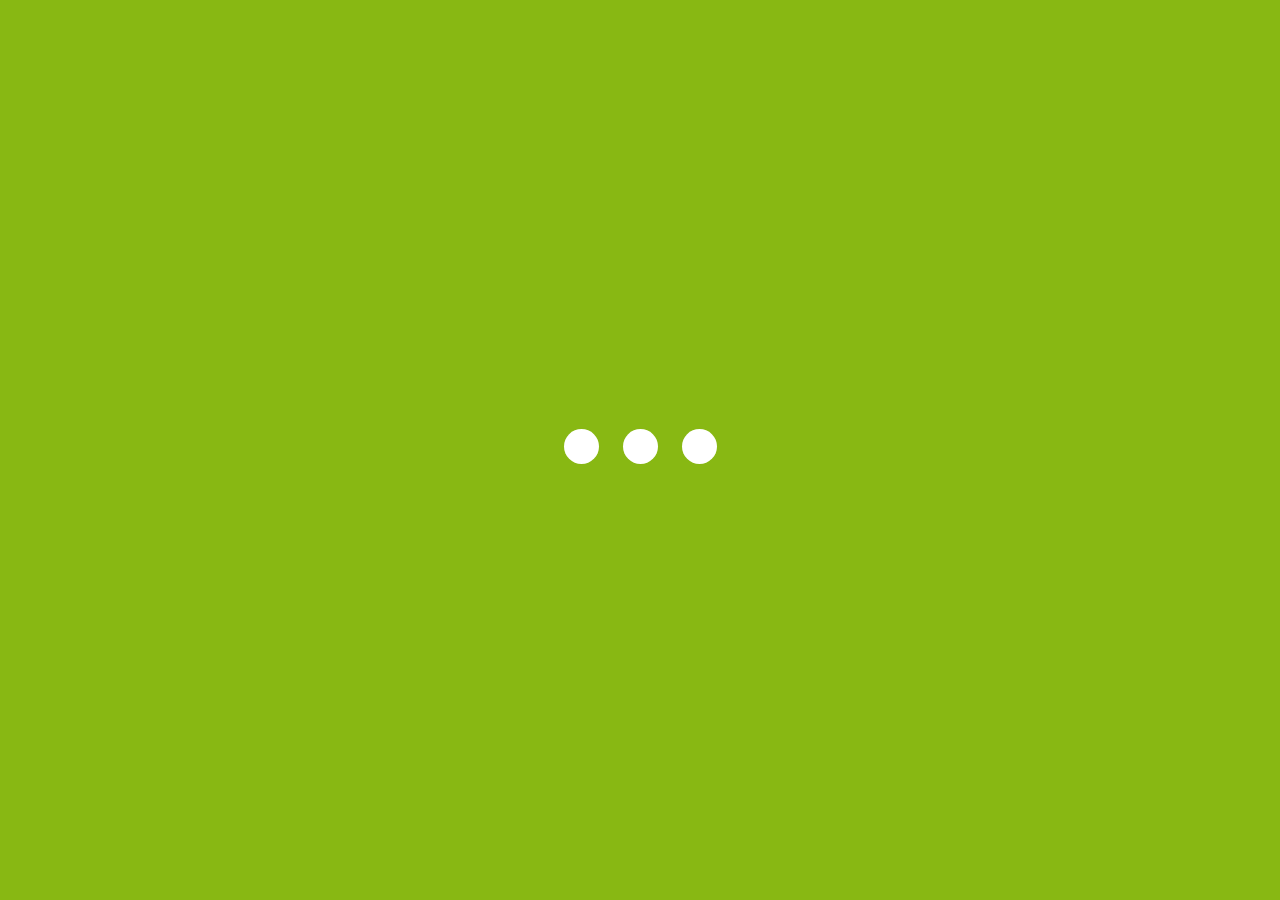
<file: additional_pages/shop.html>
<!DOCTYPE html>
<html lang="en">

<head>
  <meta charset="UTF-8">
  <meta name="viewport" content="width=device-width, initial-scale=1.0">
  <title>Shop | Organic Store</title>
  <!-- main css link -->
  <link rel="stylesheet" href="../css/shop.css">
  <!--mega menu css-->
  <link rel="stylesheet" href="../css/mega_menu.css">
  <!--bootstrap css -->
  <link rel="stylesheet" href="../css/bootstrap.css">
  <!--accordion css file-->
  <link rel="stylesheet" href="../css/accordion_menu.css">
  <!--preloader css-->
  <link rel="stylesheet" href="../css/preloader.css">
  <!-- swiper css-->
  <link rel="stylesheet" href="../css/swiper-bundle.min.css">

  <!--font-awesome cdn-->
  <link rel="stylesheet" href="https://cdnjs.cloudflare.com/ajax/libs/font-awesome/6.4.2/css/all.min.css"
    integrity="sha512-z3gLpd7yknf1YoNbCzqRKc4qyor8gaKU1qmn+CShxbuBusANI9QpRohGBreCFkKxLhei6S9CQXFEbbKuqLg0DA=="
    crossorigin="anonymous" referrerpolicy="no-referrer" />
</head>

<body>
  <!--preloader-->
  <div class="preloader js-preloader flex-center">
    <div class="dots">
      <div class="dot"></div>
      <div class="dot"></div>
      <div class="dot"></div>
    </div>
  </div>
  <!--header section start here-->
  <header id="header">
    <!--mobile search page-->
    <div class="mobile_popup_search">
      <div class="popup_search_wrapper">
        <a href="#" class="popup_search_close" type="submit"><i class="fa-solid fa-x"></i></a>
        <form action="" name="" class="mobile_search-bar">
          <input type="search" name="s" placeholder="Search for product">
          <select class="category_items ps-0">

            <option value="">All Category</option>
            <option value="">Clock</option>
            <option value="">Lighting</option>
            <option value="">Furniture</option>
            <option value="">Toy</option>
            <option value="">Fashion</option>
            <option value="">Others</option>
          </select>
          <button type="submit"><i class="fa-solid fa-magnifying-glass"></i></button>
        </form>

        <div class="popular_category">
          <h3>Most Popular Category</h3>
          <div class="popular_category_wrapper d-flex flex-wrap ">
            <a href="#" class="popular_category_title">
              <span>Furniture</span>
              <i class="fa-solid fa-chevron-right"></i>
            </a>
            <a href="#" class="popular_category_title">
              <span>Accessories</span>
              <i class="fa-solid fa-chevron-right"></i>
            </a>
            <a href="#" class="popular_category_title">
              <span>Laptop</span>
              <i class="fa-solid fa-chevron-right"></i>
            </a>
            <a href="#" class="popular_category_title">
              <span>LED Signage</span>
              <i class="fa-solid fa-chevron-right"></i>
            </a>
            <a href="#" class="popular_category_title">
              <span>Sound Device</span>
              <i class="fa-solid fa-chevron-right"></i>
            </a>
            <a href="#" class="popular_category_title">
              <span>Family</span>
              <i class="fa-solid fa-chevron-right"></i>
            </a>
            <a href="#" class="popular_category_title">
              <span>Tablet</span>
              <i class="fa-solid fa-chevron-right"></i>
            </a>
            <a href="#" class="popular_category_title">
              <span>Toys</span>
              <i class="fa-solid fa-chevron-right"></i>
            </a>
            <a href="#" class="popular_category_title">
              <span>Cricket</span>
              <i class="fa-solid fa-chevron-right"></i>
            </a>
            <a href="#" class="popular_category_title">
              <span>Badminton</span>
              <i class="fa-solid fa-chevron-right"></i>
            </a>
            <a href="#" class="popular_category_title">
              <span>Computer</span>
              <i class="fa-solid fa-chevron-right"></i>
            </a>
            <a href="#" class="popular_category_title">
              <span>Air Condition</span>
              <i class="fa-solid fa-chevron-right"></i>
            </a>
          </div>
        </div>
      </div>
    </div>

    <div class="container-fluid container-xl">
      <!--top header section start here-->
      <div class="top_header d-flex justify-content-between align-items-center ">
        <div class="logo">
          <a class="navbar-brand" class="img-fluid " href="#"><img src="../img/logo.png" alt="./img/logo.png">
          </a>
        </div>

        <form autocomplete="on" action="" class="main_search_bar d-none d-lg-flex align-content-center">
          <div class="category_area">
            <select class="category_items ps-0">

              <option value="">All Category</option>
              <option value="">Clock</option>
              <option value="">Lighting</option>
              <option value="">Furniture</option>
              <option value="">Toy</option>
              <option value="">Fashion</option>
              <option value="">Others</option>
            </select>
            <div class="select_icon">
              <i class="toggle_open fa-solid fa-caret-down"></i>
              <i style="display: none;" class="toggle_close fa-solid fa-caret-up"></i>
            </div>
          </div>

          <div class="search_input">
            <label for="searchField"></label>
            <input type="text" name="searchField" id="searchField" placeholder="Enter search keyword.." required>
            <button type="submit"> <i class="fa-solid fa-magnifying-glass"></i></button>

          </div>
        </form>
        <div class="woocommerce_area">
          <ul class="woocommerce_options align-items-center  justify-content-end mb-0  ps-0">
            <li class="list-unstyled me-3 search_icon d-unset d-lg-none"><a href="#"><i
                  class="fa-solid fa-magnifying-glass"></i></a>
            </li>
            <li class="list-unstyled me-3"><a id="user_join_icon" href="#"><i class="fa-solid fa-user"></i></a></li>
            <li id="product_item" class="list-unstyled me-3"><a href="#"><i class="fa-solid fa-bag-shopping"></i></a>
            </li>
            <li class="list-unstyled me-3"><span>£</span>0.00</li>

            <li class="list-unstyled me-3"><a href="#"><i class="fa-solid fa-shuffle"></i></a></li>
            <li class="list-unstyled product_like_list"><a href="#"><i class="fa-regular fa-heart"></i> </a></li>
            <button class="offcanvas_icon btn d-block d-lg-none" type="button" data-bs-toggle="offcanvas"
              data-bs-target="#offcanvasExample" aria-controls="offcanvasExample">
              <img src="../img/bars-solid.svg" alt="./img/bars-solid.svg" srcset="">
            </button>

            <div class="offcanvas offcanvas-start" tabindex="-1" id="offcanvasExample"
              aria-labelledby="offcanvasExampleLabel">
              <div class="offcanvas_close_btn ">
                <button type="button" class="btn-close" data-bs-dismiss="offcanvas" aria-label="Close"></button>
              </div>
              <div class="offcanvas-body pt-5">
                <form autocomplete="on" action=""
                  class="main_search_bar mobile_search_bar d-flex d-lg-none align-content-center p-0 pb-3">
                  <div class="search_input mobile mobile_sm">
                    <label for="searchField"></label>
                    <input type="text" name="searchField" id="offcanvas_searchField"
                      placeholder="Enter search keyword..">
                    <button type="submit"><i class="fa-solid fa-magnifying-glass"></i></button>

                  </div>
                </form>
                <ul class="nav nav-pills mb-3" id="pills-tab" role="tablist">
                  <li class="nav-item col-6" role="presentation">
                    <button class="nav-link active menu_tab" id="pills-home-tab" data-bs-toggle="pill"
                      data-bs-target="#pills-home" type="button" role="tab" aria-controls="pills-home"
                      aria-selected="true">Menu</button>
                  </li>
                  <li class="nav-item col-6" role="presentation">
                    <button class="nav-link menu_tab" id="pills-profile-tab" data-bs-toggle="pill"
                      data-bs-target="#pills-profile" type="button" role="tab" aria-controls="pills-profile"
                      aria-selected="false">Categories</button>
                  </li>

                </ul>
                <div class="tab-content" id="pills-tabContent">
                  <div class="tab-pane fade show active" id="pills-home" role="tabpanel"
                    aria-labelledby="pills-home-tab" tabindex="0">
                    <ul class="accordion-menu">
                      <li>
                        <div class="dropdownlink"><i class="fa fa-road" aria-hidden="true"></i> Home
                          <i class="fa fa-chevron-down" aria-hidden="true"></i>
                        </div>
                        <ul class="submenuItems">
                          <li><a href="#">Home 1</a></li>
                          <li><a href="#">Home 2</a></li>
                          <li><a href="#">Home 3</a></li>
                        </ul>
                      </li>
                      <li>
                        <div class="dropdownlink"><i class="fa fa-paper-plane" aria-hidden="true"></i> Blog
                          <i class="fa fa-chevron-down" aria-hidden="true"></i>
                        </div>
                        <ul class="submenuItems">
                          <li><a href="#">Blog 1</a></li>
                          <li><a href="#">Blog 2</a></li>

                        </ul>
                      </li>
                      <li>
                        <div class="dropdownlink"><i class="fa fa-quote-left" aria-hidden="true"></i> Shop
                          <i class="fa fa-chevron-down" aria-hidden="true"></i>
                        </div>
                        <ul class="submenuItems">
                          <li class="sub">
                            <div class="dropdownlink"> Fantasy 1
                              <i class="fa fa-chevron-down" aria-hidden="true"></i>
                            </div>
                            <ul class="submenuItems">

                              <li><a href="#">Fantasy 2</a></li>
                              <li><a href="#">Fantasy 3</a></li>
                            </ul>
                          </li>
                          <li><a href="#">Fantasy 2</a></li>
                          <li><a href="#">Fantasy 3</a></li>
                        </ul>
                      </li>
                      <li>
                        <div class="dropdownlink"><i class="fa fa-motorcycle" aria-hidden="true"></i> Elements
                          <i class="fa fa-chevron-down" aria-hidden="true"></i>
                        </div>
                        <ul class="submenuItems">
                          <li><a href="#">Elements 1</a></li>
                          <li><a href="#">Elements 2</a></li>
                          <li><a href="#">Elements 3</a></li>
                        </ul>
                      </li>
                      <li>
                        <div class="dropdownlink"><i class="fa fa-motorcycle" aria-hidden="true"></i> Contact Us

                        </div>

                      </li>
                    </ul>
                  </div>
                  <div class="tab-pane fade" id="pills-profile" role="tabpanel" aria-labelledby="pills-profile-tab"
                    tabindex="0">
                    <ul class="accordion-menu">
                      <li>
                        <div class="dropdownlink"><i class="fa fa-road" aria-hidden="true"></i> Category one

                        </div>

                      </li>
                      <li>
                        <div class="dropdownlink"><i class="fa fa-paper-plane" aria-hidden="true"></i> Category two

                        </div>

                      </li>
                      <li>
                        <div class="dropdownlink"><i class="fa fa-quote-left" aria-hidden="true"></i> Category
                          <i class="fa fa-chevron-down" aria-hidden="true"></i>
                        </div>
                        <ul class="submenuItems">
                          <li>
                            <div class="dropdownlink"> Category 1
                              <i class="fa fa-chevron-down" aria-hidden="true"></i>
                            </div>
                            <ul class="submenuItems">

                              <li><a href="#">Category 2</a></li>
                              <li><a href="#">Category 3</a></li>
                            </ul>
                          </li>
                          <li><a href="#">Category</a></li>
                          <li><a href="#">Category</a></li>
                        </ul>
                      </li>
                      <li>
                        <div class="dropdownlink"><i class="fa fa-motorcycle" aria-hidden="true"></i> Elements
                          <i class="fa fa-chevron-down" aria-hidden="true"></i>
                        </div>
                        <ul class="submenuItems">
                          <li><a href="#">Elements 1</a></li>
                          <li><a href="#">Elements 2</a></li>
                          <li><a href="#">Elements 3</a></li>
                        </ul>
                      </li>
                      <li>
                        <div class="dropdownlink"><i class="fa fa-motorcycle" aria-hidden="true"></i> Contact Us

                        </div>

                      </li>
                      <li>
                        <div class="dropdownlink"><i class="fa fa-motorcycle" aria-hidden="true"></i> Category title

                        </div>

                      </li>
                      <li>
                        <div class="dropdownlink"><i class="fa fa-motorcycle" aria-hidden="true"></i> Category title

                        </div>

                      </li>
                      <li>
                        <div class="dropdownlink"><i class="fa fa-motorcycle" aria-hidden="true"></i> Category title

                        </div>

                      </li>
                    </ul>
                  </div>

                </div>
              </div>
            </div>
          </ul>
        </div>
        <!-- product cart message-->

      </div>

      <!--top header section end here-->
      <nav class="navbar navbar-expand-lg justify-content-between ">

        <!-- vertical category start -->
        <div class=" vertical_category d-none d-lg-flex ">
          <div class="vertical_category_wrapper ">
            <div class="v_category_handler d-flex justify-content-between align-items-center ">
              <i class="fa-solid fa-list mb-0 pb-0 "></i>
              <span class="v_category_title">PRODUCT CATEGORIES</span>
              <i class="fa-solid fa-caret-down"></i>
            </div>
            <ul id="category_list" class="v_category_items ps-0 ">
              <li>
                <div class="category_title">
                  <img src="../img/telephone.png" alt="telephone.png" class="img-fluid me-2">
                  <span>Electronic</span>
                  <!-- product mega menu 1 start-->
                  <div class="product_mega_menu" id="product_menu">
                    <div class="product_mega_menu_wrapper d-flex justify-content-between  p-3">
                      <div class="row flex-wrap ">
                        <div class="col-3">
                          <ul class="menu_inner_item ps-0 ">
                            <h4>Armchairs</h4>
                            <li><a href="#">Super Chir</a></li>
                            <li><a href="#">Sofa Chir</a></li>
                            <li><a href="#">Reading Chir</a></li>
                            <li><a href="#">Primaum Chir</a></li>
                          </ul>
                        </div>

                        <div class="col-3">
                          <ul class="menu_inner_item ps-0 ">
                            <h4>Computer</h4>
                            <li><a href="#">Super Chir</a></li>
                            <li><a href="#">Sofa Chir</a></li>
                            <li><a href="#">Reading Chir</a></li>
                            <li><a href="#">Primaum Chir</a></li>
                          </ul>
                        </div>
                        <div class="col-3">
                          <ul class="menu_inner_item ps-0 ">
                            <h4>Technology</h4>
                            <li><a href="#">Footstone</a></li>
                            <li><a href="#">Trolleys</a></li>
                            <li><a href="#">Shoe cabinate</a></li>
                            <li><a href="#">product demo</a></li>
                          </ul>
                        </div>
                        <div class="col-3">
                          <ul class="menu_inner_item ps-0 ">
                            <h4>Armchairs</h4>
                            <li><a href="#">Super Chir</a></li>
                            <li><a href="#">Sofa Chir</a></li>
                            <li><a href="#">Reading Chir</a></li>
                            <li><a href="#">Primaum Chir</a></li>
                          </ul>
                        </div>

                        <div class="col-3">
                          <ul class="menu_inner_item ps-0 ">
                            <h4>Technology</h4>
                            <li><a href="#">Footstone</a></li>
                            <li><a href="#">Trolleys</a></li>
                            <li><a href="#">Shoe cabinate</a></li>
                            <li><a href="#">product demo</a></li>
                          </ul>
                        </div>

                        <div class="col-3">
                          <ul class="menu_inner_item ps-0 ">
                            <h4>Telephone</h4>
                            <li><a href="#">Footstone</a></li>
                            <li><a href="#">Trolleys</a></li>
                            <li><a href="#">Shoe cabinate</a></li>
                            <li><a href="#">product demo</a></li>
                          </ul>
                        </div>

                        <div class="col-3">
                          <ul class="menu_inner_item ps-0 ">
                            <h4>Armchairs</h4>
                            <li><a href="#">Super Chir</a></li>
                            <li><a href="#">Sofa Chir</a></li>
                            <li><a href="#">Reading Chir</a></li>
                            <li><a href="#">Primaum Chir</a></li>
                          </ul>
                        </div>

                        <div class="col-3">
                          <ul class="menu_inner_item ps-0 ">
                            <h4>Technology</h4>
                            <li><a href="#">Footstone</a></li>
                            <li><a href="#">Trolleys</a></li>
                            <li><a href="#">Shoe cabinate</a></li>
                            <li><a href="#">product demo</a></li>
                          </ul>
                        </div>
                      </div>
                    </div>
                  </div>
                  <!-- product mega menu end-->
                </div>
                <i class="fa-solid fa-angle-right"></i>
              </li>
              <li>
                <div class="category_title">
                  <img src="../img/sofa.png" alt="./img/sofa.png" class="img-fluid me-2">
                  <span>Furniture</span>
                  <!-- product mega menu 1 start-->
                  <div class="product_mega_menu" id="product_menu">
                    <div class="product_mega_menu_wrapper d-flex justify-content-between  p-3">
                      <div class="row flex-wrap ">
                        <div class="col-3">
                          <ul class="menu_inner_item ps-0 ">
                            <h4>Electronic Device</h4>
                            <li><a href="#">Small Sofas</a></li>
                            <li><a href="#">Armchairs</a></li>
                            <li><a href="#">Easy Chir</a></li>
                            <li><a href="#">Day Beds</a></li>
                          </ul>
                        </div>
                        <div class="col-3">
                          <ul class="menu_inner_item ps-0 ">
                            <h4>Armchairs</h4>
                            <li><a href="#">Super Chir</a></li>
                            <li><a href="#">Sofa Chir</a></li>
                            <li><a href="#">Reading Chir</a></li>
                            <li><a href="#">Primaum Chir</a></li>
                          </ul>
                        </div>

                        <div class="col-3">
                          <ul class="menu_inner_item ps-0 ">
                            <h4>Technology</h4>
                            <li><a href="#">Footstone</a></li>
                            <li><a href="#">Trolleys</a></li>
                            <li><a href="#">Shoe cabinate</a></li>
                            <li><a href="#">product demo</a></li>
                          </ul>
                        </div>
                        <div class="col-3">
                          <ul class="menu_inner_item ps-0 ">
                            <h4>Armchairs</h4>
                            <li><a href="#">Super Chir</a></li>
                            <li><a href="#">Sofa Chir</a></li>
                            <li><a href="#">Reading Chir</a></li>
                            <li><a href="#">Primaum Chir</a></li>
                          </ul>
                        </div>

                        <div class="col-3">
                          <ul class="menu_inner_item ps-0 ">
                            <h4>Armchairs</h4>
                            <li><a href="#">Super Chir</a></li>
                            <li><a href="#">Sofa Chir</a></li>
                            <li><a href="#">Reading Chir</a></li>
                            <li><a href="#">Primaum Chir</a></li>
                          </ul>
                        </div>

                        <div class="col-3">
                          <ul class="menu_inner_item ps-0 ">
                            <h4>Technology</h4>
                            <li><a href="#">Footstone</a></li>
                            <li><a href="#">Trolleys</a></li>
                            <li><a href="#">Shoe cabinate</a></li>
                            <li><a href="#">product demo</a></li>
                          </ul>
                        </div>

                        <div class="col-6">
                          <div class="menu_inner_item">
                            <img src="../img/product_ads.jpg" alt="./img/product_ads.jpg" class="img-fluid">
                          </div>
                        </div>
                      </div>
                    </div>
                  </div>
                  <!-- product mega menu end-->
                </div>

                <i class="fa-solid fa-angle-right"></i>
              </li>
              <li>
                <div class="category_title">
                  <img src="../img/computer.png" alt="./img/computer.png" class="img-fluid me-2">
                  <span>Computer</span>
                  <!-- product mega menu 1 start-->
                  <div class="product_mega_menu" id="product_menu">
                    <div class="product_mega_menu_wrapper d-flex justify-content-between  p-3">

                      <div class="row flex-wrap ">
                        <div class="col-3">
                          <ul class="menu_inner_item ps-0 ">
                            <h4>Computer</h4>
                            <li><a href="#">Small Sofas</a></li>
                            <li><a href="#">Armchairs</a></li>
                            <li><a href="#">Easy Chir</a></li>
                            <li><a href="#">Day Beds</a></li>
                          </ul>
                        </div>

                        <div class="col-3">
                          <ul class="menu_inner_item ps-0 ">
                            <h4>Tables</h4>
                            <li><a href="#">Footstone</a></li>
                            <li><a href="#">Trolleys</a></li>
                            <li><a href="#">Shoe cabinate</a></li>
                            <li><a href="#">product demo</a></li>
                          </ul>
                        </div>

                        <div class="col-3">
                          <ul class="menu_inner_item ps-0 ">
                            <h4>Furniture</h4>
                            <li><a href="#">Tablet Device</a></li>
                            <li><a href="#">Gaming</a></li>
                            <li><a href="#">Play online</a></li>
                            <li><a href="#">Play Ground</a></li>
                          </ul>
                        </div>
                        <div class="col-3">
                          <ul class="menu_inner_item ps-0 ">
                            <h4>Armchairs</h4>
                            <li><a href="#">Super Chir</a></li>
                            <li><a href="#">Sofa Chir</a></li>
                            <li><a href="#">Reading Chir</a></li>
                            <li><a href="#">Primum Chir</a></li>
                          </ul>
                        </div>

                        <div class="col-3">
                          <ul class="menu_inner_item ps-0 ">
                            <h4>Electronic Device</h4>
                            <li><a href="#">Small Sofas</a></li>
                            <li><a href="#">Armchairs</a></li>
                            <li><a href="#">Easy Chir</a></li>
                            <li><a href="#">Day Beds</a></li>
                          </ul>
                        </div>

                        <div class="col-3">
                          <ul class="menu_inner_item ps-0 ">
                            <h4>Technology</h4>
                            <li><a href="#">Footstone</a></li>
                            <li><a href="#">Trolleys</a></li>
                            <li><a href="#">Shoe cabinate</a></li>
                            <li><a href="#">product demo</a></li>
                          </ul>
                        </div>

                        <div class="col-6">
                          <div class="menu_inner_item">
                            <img src="../img/product_anunc.jpg" alt="./img/product_anunc.jpg" class="img-fluid">
                          </div>
                        </div>
                      </div>
                    </div>
                  </div>
                  <!-- product mega menu end-->
                </div>
                <i class="fa-solid fa-angle-right"></i>
              </li>
              <li>
                <div class="category_title">
                  <img src="../img/gardening-tools.png" alt="./img/gardening-tools.png" class="img-fluid me-2">
                  <span>Farming Tools</span>
                  <!-- product mega menu 1 start-->
                  <div class="product_mega_menu" id="product_menu">
                    <div class="product_mega_menu_wrapper d-flex justify-content-between  p-3">
                      <div class="row flex-wrap ">
                        <div class="col-3">
                          <ul class="menu_inner_item ps-0 ">
                            <h4>Armchairs</h4>
                            <li><a href="#">Super Chir</a></li>
                            <li><a href="#">Sofa Chir</a></li>
                            <li><a href="#">Reading Chir</a></li>
                            <li><a href="#">Primaum Chir</a></li>
                          </ul>
                        </div>

                        <div class="col-3">
                          <ul class="menu_inner_item ps-0 ">
                            <h4>Electronic Device</h4>
                            <li><a href="#">Small Sofas</a></li>
                            <li><a href="#">Armchairs</a></li>
                            <li><a href="#">Easy Chir</a></li>
                            <li><a href="#">Day Beds</a></li>
                          </ul>
                        </div>

                        <div class="col-3">
                          <ul class="menu_inner_item ps-0 ">
                            <h4>Technology</h4>
                            <li><a href="#">Footstone</a></li>
                            <li><a href="#">Trolleys</a></li>
                            <li><a href="#">Shoe cabinate</a></li>
                            <li><a href="#">product demo</a></li>
                          </ul>
                        </div>
                        <div class="col-3">
                          <ul class="menu_inner_item ps-0 ">
                            <h4>Armchairs</h4>
                            <li><a href="#">Super Chir</a></li>
                            <li><a href="#">Sofa Chir</a></li>
                            <li><a href="#">Reading Chir</a></li>
                            <li><a href="#">Primaum Chir</a></li>
                          </ul>
                        </div>

                        <div class="col-3">
                          <ul class="menu_inner_item ps-0 ">
                            <h4>Electronic Device</h4>
                            <li><a href="#">Small Sofas</a></li>
                            <li><a href="#">Armchairs</a></li>
                            <li><a href="#">Easy Chir</a></li>
                            <li><a href="#">Day Beds</a></li>
                          </ul>
                        </div>

                        <div class="col-6">
                          <div class="menu_inner_item">
                            <img src="../img/product_anunc.jpg" alt="./img/product_anunc.jpg" class="img-fluid">
                          </div>
                        </div>
                      </div>
                    </div>
                  </div>
                  <!-- product mega menu end-->
                </div>
                <i class="fa-solid fa-angle-right"></i>
              </li>
              <li>
                <div class="category_title">
                  <img src="../img/technology.png" alt="./img/technology.png" class="img-fluid me-2">
                  <span>Instruments</span>
                  <!-- product mega menu 1 start-->
                  <div class="product_mega_menu" id="product_menu">
                    <div class="product_mega_menu_wrapper d-flex justify-content-between  p-3">

                      <div class="row flex-wrap ">
                        <div class="col-3">
                          <ul class="menu_inner_item ps-0 ">
                            <h4>Technology</h4>
                            <li><a href="#">Footstone</a></li>
                            <li><a href="#">Trolleys</a></li>
                            <li><a href="#">Shoe cabinate</a></li>
                            <li><a href="#">product demo</a></li>
                          </ul>
                        </div>
                        <div class="col-3">
                          <ul class="menu_inner_item ps-0 ">
                            <h4>Armchairs</h4>
                            <li><a href="#">Super Chir</a></li>
                            <li><a href="#">Sofa Chir</a></li>
                            <li><a href="#">Reading Chir</a></li>
                            <li><a href="#">Primaum Chir</a></li>
                          </ul>
                        </div>
                        <div class="col-3">
                          <ul class="menu_inner_item ps-0 ">
                            <h4>Electronic Device</h4>
                            <li><a href="#">Small Sofas</a></li>
                            <li><a href="#">Armchairs</a></li>
                            <li><a href="#">Easy Chir</a></li>
                            <li><a href="#">Day Beds</a></li>
                          </ul>
                        </div>
                        <div class="col-3">
                          <ul class="menu_inner_item ps-0 ">
                            <h4>Armchairs</h4>
                            <li><a href="#">Super Chir</a></li>
                            <li><a href="#">Sofa Chir</a></li>
                            <li><a href="#">Reading Chir</a></li>
                            <li><a href="#">Primaum Chir</a></li>
                          </ul>
                        </div>

                        <div class="col-3">
                          <ul class="menu_inner_item ps-0 ">
                            <h4>Technology</h4>
                            <li><a href="#">Footstone</a></li>
                            <li><a href="#">Trolleys</a></li>
                            <li><a href="#">Shoe cabinate</a></li>
                            <li><a href="#">product demo</a></li>
                          </ul>
                        </div>
                        <div class="col-3">
                          <ul class="menu_inner_item ps-0 ">
                            <h4>Armchairs</h4>
                            <li><a href="#">Super Chir</a></li>
                            <li><a href="#">Sofa Chir</a></li>
                            <li><a href="#">Reading Chir</a></li>
                            <li><a href="#">Primaum Chir</a></li>
                          </ul>
                        </div>

                        <div class="col-6">
                          <div class="menu_inner_item">
                            <img src="../img/product_anunc.jpg" alt="./img/product_anunc.jpg" class="img-fluid">
                          </div>
                        </div>
                      </div>
                    </div>
                  </div>
                  <!-- product mega menu end-->
                </div>
                <i class="fa-solid fa-angle-right"></i>
              </li>
            </ul>
          </div>
        </div>

        <!-- desktop menu start here -->

        <ul id="desktop_menu" class="navbar-nav navbar-light" class="menu-main">
          <li class="nav-item "><a class="nav-link" href="#">HOME</a></li>
          <li class="nav-item"><a class="nav-link" href="#">BLOG</a></li>
          <li class="nav-item menu-item-has-children">
            <a href="#" class="nav-link">SHOP <i class="fa fa-angle-down"></i></a>
            <div class="sub-menu mega-menu mega-menu-column-4 ">
              <div class="list-item">
                <h4 class="title">SHOP LAYOUT</h4>
                <ul class="ps-0 mt-3">
                  <li><a href="#">Sticky Gallery No Sidebar</a></li>
                  <li><a href="#">Product List</a></li>
                  <li><a href="#">Product List</a></li>
                  <li><a href="#">Product List</a></li>
                  <li><a href="#">Product List</a></li>
                  <li><a href="#">Sticky Gallery No Sidebar</a></li>
                  <li><a href="#">Product List</a></li>
                  <li><a href="#">Product List</a></li>
                  <li><a href="#">Product List</a></li>
                </ul>
              </div>
              <div class="list-item">
                <h4 class="title">PRODUCT PAGES</h4>
                <ul class="ps-0 mt-3">
                  <li><a href="#">Product List</a></li>
                  <li><a href="#">Product List</a></li>
                  <li><a href="#">Sticky Gallery No Sidebar</a></li>
                  <li><a href="#">Product List</a></li>
                  <li><a href="#">Sticky Gallery No Sidebar</a></li>
                  <li><a id="sale" href="#">Product List</a></li>
                  <li><a href="#">Product List</a></li>
                  <li><a href="#">Product List</a></li>
                  <li><a href="#">Sticky Gallery No Sidebar </a></li>
                </ul>
              </div>
              <div class="list-item">
                <h4 class="title">PRODUCT FEATURES</h4>
                <ul class="ps-0 mt-3">
                  <li><a href="#">Product List</a></li>
                  <li><a href="#">Product List</a></li>
                  <li><a href="#">Product List</a></li>
                  <li><a id="hot_sale" href="#">Product List</a></li>
                  <li><a href="#">Sticky Gallery No Sidebart</a></li>
                  <li><a href="#">Sticky Gallery No Sidebar</a></li>
                  <li><a id="sale" href="#">Product List</a></li>
                  <li><a href="#">Product List</a></li>
                </ul>
              </div>
              <div class="list-item">
                <h4 class="title">WOOCOMMERCE</h4>
                <ul class="ps-0 mt-3">
                  <li><a href="#">Product List</a></li>
                  <li><a href="#">Sticky Gallery No Sidebar</a></li>
                  <li><a href="#">Product List</a></li>
                  <li><a id="sale" href="#">Sticky Gallery No Sidebar</a></li>
                  <li><a href="#">Product List</a></li>
                  <li><a href="#">Product List</a></li>
                </ul>
              </div>
              <div class="list-item">
                <h4 class="title">SHOP PAGES</h4>
                <ul class="ps-0 mt-3">
                  <li><a href="#">Sticky Gallery No Sidebar</a></li>
                  <li><a href="#">Product List</a></li>
                  <li><a href="#">Product List</a></li>
                  <li><a href="#">Sticky Gallery No </a></li>
                  <li><a href="#">Sticky Gallery No Sidebar</a></li>
                </ul>
              </div>
            </div>
          </li>
          <li class="nav-item menu-item-has-children">
            <a href="#" class="nav-link">PAGES <i class="fa fa-angle-down"></i></a>
            <div class="sub-menu mega-menu mega-menu-column-4 row">
              <div class="list-item col-3">
                <h4 class="title">BASIC PAGES</h4>
                <ul class="ps-0 mt-3">
                  <li><a href="#">Sticky Gallery No Sidebar</a></li>
                  <li><a href="#">Product List</a></li>
                  <li><a href="#">Product List</a></li>
                  <li><a href="#">Product List</a></li>
                  <li><a href="#">Product List</a></li>
                  <li><a href="#">Sticky Gallery No Sidebar</a></li>
                  <li><a href="#">Product List</a></li>
                  <li><a href="#">Product List</a></li>
                  <li><a href="#">Product List</a></li>
                </ul>
              </div>
              <div class="list-item col-3">
                <h4 class="title">INFORMATION PAGES</h4>
                <ul class="ps-0 mt-3">
                  <li><a href="#">Product List</a></li>
                  <li><a href="#">Product List</a></li>
                  <li><a href="#">Sticky Gallery No Sidebar</a></li>
                  <li><a href="#">Product List</a></li>
                  <li><a href="#">Sticky Gallery No Sidebar</a></li>
                  <li><a href="#">Product List</a></li>
                  <li><a href="#">Product List</a></li>
                  <li><a href="#">Product List</a></li>
                  <li><a href="#">Sticky Gallery No Sidebar </a></li>
                </ul>
              </div>
              <div class="list-item col-3">
                <h4 class="title">ADDITIONAL PAGE</h4>
                <ul class="ps-0 mt-3">
                  <li><a href="#">Product List</a></li>
                  <li><a href="#">Sticky Gallery No Sidebar</a></li>
                  <li><a href="#">Product List</a></li>
                  <li><a href="#">Sticky Gallery No Sidebar</a></li>
                </ul>
              </div>
              <div class="list-item col-3">
                <h4 class="title">PORTFOLIO</h4>
                <ul class="ps-0 mt-3">
                  <li><a href="#">Sticky Gallery No Sidebar</a></li>
                  <li><a href="#">Product List</a></li>
                  <li><a href="#">Product List</a></li>
                  <li><a href="#">Sticky Gallery No </a></li>
                  <li><a href="#">Sticky Gallery No Sidebar</a></li>
                </ul>
              </div>
            </div>
          </li>

          <li class="nav-item menu-item-has-children">
            <a href="#" class="nav-link">ELEMENTS <i class="fa fa-angle-down"></i></a>
            <div class="sub-menu mega-menu mega-menu-column-4 row">
              <div class="list-item col-3">
                <h4 class="title">CIYA ELEMENTS 01</h4>
                <ul class="ps-0 mt-3">
                  <li><a href="#">Sticky Gallery No Sidebar</a></li>
                  <li><a href="#">Product List</a></li>
                  <li><a href="#">Product List</a></li>
                  <li><a href="#">Product List</a></li>
                  <li><a href="#">Product List</a></li>
                  <li><a href="#">Sticky Gallery No Sidebar</a></li>
                  <li><a href="#">Product List</a></li>
                  <li><a href="#">Product List</a></li>
                  <li><a href="#">Product List</a></li>
                </ul>
              </div>
              <div class="list-item col-3">
                <h4 class="title">CIYA ELEMENTS 02</h4>
                <ul class="ps-0 mt-3">
                  <li><a href="#">Product List</a></li>
                  <li><a href="#">Product List</a></li>
                  <li><a href="#">Sticky Gallery No Sidebar</a></li>
                  <li><a href="#">Product List</a></li>
                  <li><a href="#">Sticky Gallery No Sidebar</a></li>
                  <li><a href="#">Product List</a></li>
                  <li><a href="#">Product List</a></li>
                  <li><a href="#">Product List</a></li>
                  <li><a href="#">Sticky Gallery No Sidebar </a></li>
                </ul>
              </div>
              <div class="list-item col-3">
                <h4 class="title">CIYA ELEMENTS 03</h4>
                <ul class="ps-0 mt-3">
                  <li><a href="#">Product List</a></li>
                  <li><a href="#">Sticky Gallery No Sidebar</a></li>
                  <li><a href="#">Product List</a></li>
                  <li><a href="#">Sticky Gallery No Sidebar</a></li>
                  <li><a href="#">Product List</a></li>
                  <li><a href="#">Product List</a></li>
                </ul>
              </div>
              <div class="list-item col-3">
                <h4 class="title">CIYA ELEMENTS 04</h4>
                <ul class="ps-0 mt-3">
                  <li><a href="#">Sticky Gallery No Sidebar</a></li>
                  <li><a href="#">Product List</a></li>
                  <li><a href="#">Product List</a></li>
                  <li><a href="#">Sticky Gallery No </a></li>
                  <li><a href="#">Sticky Gallery No Sidebar</a></li>
                </ul>
              </div>
            </div>
          </li>
          <li class="nav-item"><a class="nav-link" href="#">CONTACT US</a></li>
        </ul>
        <!-- desktop menu end here -->
        <div class="link_menu d-none d-lg-flex align-items-center  justify-content-end  ">
          <ul class="d-flex justify-content-between align-items-center   ps-0 mb-0 ">
            <li class="list-unstyled me-3"><a href="#">New Arrivals</a></li>
            <li class="list-unstyled me-3"><a href="#">Super Sale</a></li>
            <li class="list-unstyled "><a href="#">Outlet</a></li>
          </ul>
        </div>
      </nav>
    </div>
  </header>
  <!-- full header end-->
  <main>
    <!--*************shop page hero section start here**************-->
    <section id="product_container">
      <div class="container-fluid container-xl">
        <div class="product_container_wrapper">
          <div class="breadcrumb_items">
            <ul class="ps-0 ">
              <li class="list-unstyled">Shop</li>
              <li class="list-unstyled">Cetegory -1</li>
              <li class="list-unstyled">Cetegory -2</li>
            </ul>
          </div>
          <div class="columns d-flex ">
            <aside class="left_sidebar">
              <div class="color_area single_sidebox">
                <h3>Color</h3>
                <div class="color_items d-flex justify-content-between ">
                  <a class="color_box" href="#">
                    <div class="color_board align-items-center justify-content-center ">
                      <div class="color_field"></div>
                      <span class="color_name">Orange</span>
                    </div>
                    <div class="color_div"></div>
                  </a>
                  <a class="color_box" href="#">
                    <div class="color_board align-items-center justify-content-center ">
                      <div class="color_field"></div>
                      <span class="color_name">Orange</span>
                    </div>
                    <div class="color_div"></div>
                  </a>
                  <a class="color_box" href="#">
                    <div class="color_board align-items-center justify-content-center ">
                      <div class="color_field"></div>
                      <span class="color_name">Orange</span>
                    </div>
                    <div class="color_div"></div>
                  </a>
                  <a class="color_box" href="#">
                    <div class="color_board align-items-center justify-content-center ">
                      <div class="color_field"></div>
                      <span class="color_name">Orange</span>
                    </div>
                    <div class="color_div"></div>
                  </a>
                  <a class="color_box" href="#">
                    <div class="color_board align-items-center justify-content-center ">
                      <div class="color_field"></div>
                      <span class="color_name">Orange</span>
                    </div>
                    <div class="color_div"></div>
                  </a>
                  <a class="color_box" href="#">
                    <div class="color_board align-items-center justify-content-center ">
                      <div class="color_field"></div>
                      <span class="color_name">Orange</span>
                    </div>
                    <div class="color_div"></div>
                  </a>
                </div>
              </div>
              <div class="price_area single_sidebox">
                <h3>Filter by price</h3>
                <div class="filter_price">
                  <div class="price_inputs d-flex justify-content-between ">
                    <div class="field">
                      <span>Min($)</span>
                      <input type="number" name="number" value="0" minlength="0" maxlength="10000" id="minNumber">
                    </div>
                    <div class="separator">
                      -
                    </div>
                    <div class="field">
                      <span>Max($)</span>
                      <input type="number" name="number" value="10000" minlength="0" maxlength="10000" id="minNumber">
                    </div>
                  </div>
                  <div class="price_ragne">
                    <div class="price_progress">

                    </div>
                    <div class="range_div">
                      <input type="range" name="range" min="0" max="10000" value="0" class="min_price_range">
                      <input type="range" name="range" min="0" max="10000" value="10000" class="max_price_range">
                    </div>
                  </div>
                </div>
              </div>
              <div class="product_size_area single_sidebox">
                <h3>Filter by size</h3>
                <ul>
                  <li class="list-unstyled">
                    <a href="#" class="d-flex justify-content-between align-items-center ">
                      <span class="size_name">XS</span>
                      <span class="size_range">18</span>
                    </a>
                  </li>
                  <li class="list-unstyled">
                    <a href="#" class="d-flex justify-content-between align-items-center ">
                      <span class="size_name">S</span>
                      <span class="size_range">21</span>
                    </a>
                  </li>
                  <li class="list-unstyled">
                    <a href="#" class="d-flex justify-content-between align-items-center ">
                      <span class="size_name">M</span>
                      <span class="size_range">23</span>
                    </a>
                  </li>
                  <li class="list-unstyled">
                    <a href="#" class="d-flex justify-content-between align-items-center ">
                      <span class="size_name">L</span>
                      <span class="size_range">15</span>
                    </a>
                  </li>
                  <li class="list-unstyled">
                    <a href="#" class="d-flex justify-content-between align-items-center ">
                      <span class="size_name">XL</span>
                      <span class="size_range">25</span>
                    </a>
                  </li>
                  <li class="list-unstyled">
                    <a href="#" class="d-flex justify-content-between align-items-center ">
                      <span class="size_name">XXL</span>
                      <span class="size_range">30</span>
                    </a>
                  </li>
                </ul>
              </div>

            </aside>
            <div class="main_page">
              <div class="highlight_product_slider">
                <div class="highlight_product_wrapper">
                  <div class="swiper mySwiper">
                    <div class="swiper-wrapper">
                      <div class="swiper-slide">
                        <div class="single_slider item  item d-flex align-items-center justify-content-between">
                          <div class="slider_content animate__animated animate__bounceInLeft ">
                            <b>SPACIAL OFFER</b>
                            <h1>On Sale Now <br><span>-25%</span><span class="span2"> On All products</span></h1>
                            <P>Offer valid for first 100 customers</P>
                            <div class="slider_button">
                              <button><a href="">Shop Now</a></button>
                            </div>
                          </div>
                          <div class="slider_img animate__animated animate__zoomIn">
                            <img class="img-fluid " src="../img/shop_slide_01.png" alt="../img/shop_slide_01.png">
                          </div>
                        </div>
                      </div>
                      <div class="swiper-slide">
                        <div class="single_slider d-flex align-items-center justify-content-between">
                          <div class="slider_content animate__animated animate__bounceInLeft ">
                            <b>SPACIAL OFFER</b>
                            <h1>On Sale Now <br><span>-25%</span><span class="span2"> On All products</span></h1>
                            <P>Offer valid for first 100 customers</P>
                            <div class="slider_button">
                              <button><a href="">Shop Now</a></button>
                            </div>
                          </div>
                          <div class="slider_img animate__animated animate__zoomIn">
                            <img class="img-fluid " src="../img/shop_slide_02.png" alt="../img/shop_slide_02.png">
                          </div>
                        </div>
                      </div>
                      <div class="swiper-slide">
                        <div class="single_slider d-flex align-items-center justify-content-between">
                          <div class="slider_content animate__animated animate__bounceInLeft ">
                            <b>SPACIAL OFFER</b>
                            <h1>On Sale Now <br><span>-25%</span><span class="span2"> On All products</span></h1>
                            <P>Offer valid for first 100 customers</P>
                            <div class="slider_button">
                              <button><a href="">Shop Now</a></button>
                            </div>
                          </div>
                          <div class="slider_img animate__animated animate__zoomIn">
                            <img class="img-fluid " src="../img/shop_slide_03.png" alt="../img/shop_slide_03.png">
                          </div>
                        </div>
                      </div>
                    </div>
                    <div class="swiper-button-next"></div>
                    <div class="swiper-button-prev"></div>
                    <!-- Add Pagination -->
                    <div class="swiper-pagination swiper-pagination2"></div>
                  </div>
                </div>
              </div>
            </div>


          </div>



        </div>
      </div>

    </section>
    <!--*************shop page hero section end here**************-->
  </main>

  <!-- *************script files here******************* -->
  <!-- bootstrap JavaScript  -->
  <script src="../js/bootstrap.js"></script>
  <script src="../js/popper.min.js"></script>
  <!-- jquery script -->
  <script src="../js/jquery-3.7.1.min.js"></script>
  <!--accordion menu javascript file-->
  <script src="../js/accordion_menu.js"></script>
  <!--swiper js-->
  <script src="../js/swiper-bundle.min.js"></script>
  <!--preloader script-->
  <script src="../js/jquery.preloadinator.min.js"></script>
  <script src="../js/header.js"></script>
  <!-- main script file -->
  <script src="../js/shop.js"></script>





</body>

</html>
</file>
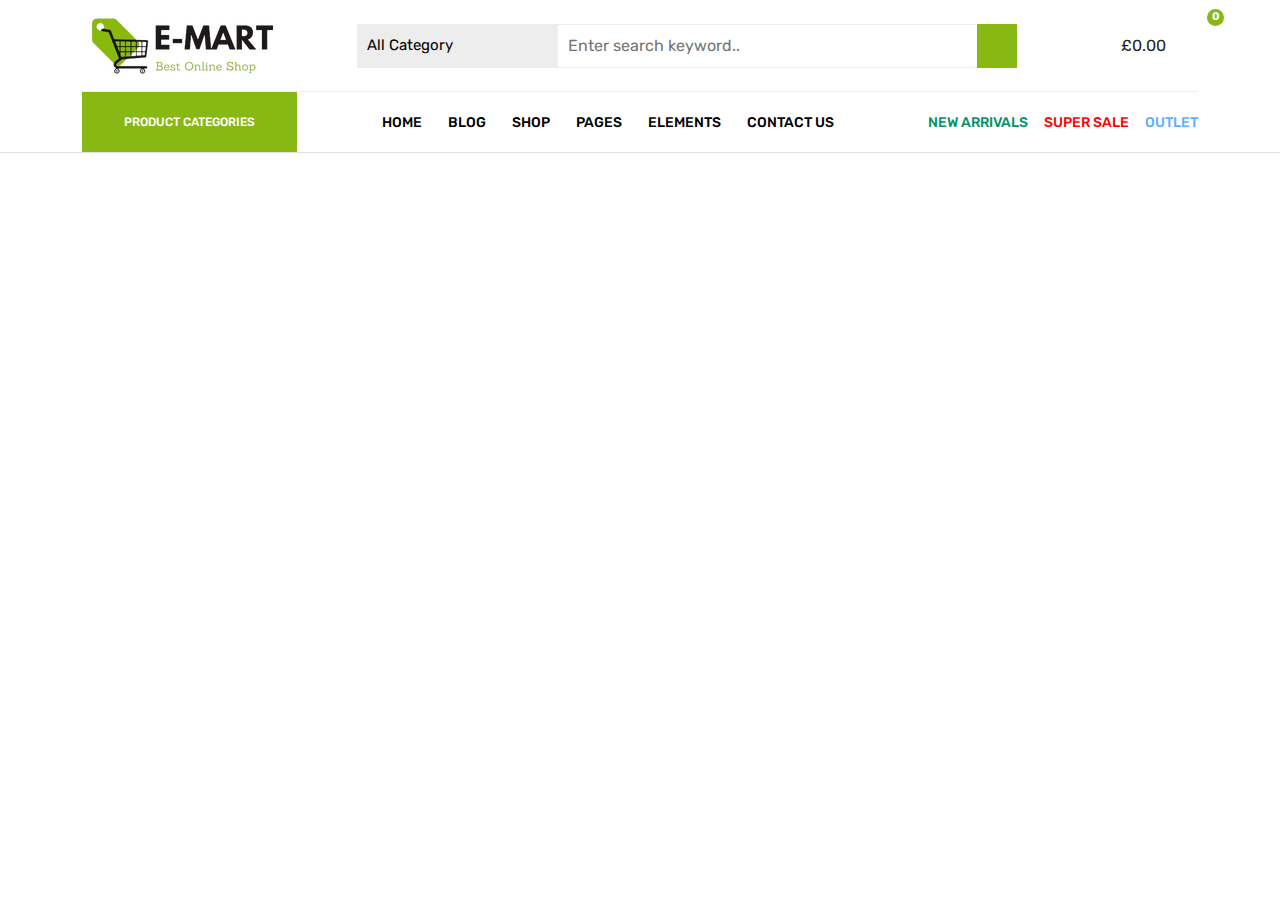
<file: pages/header.html>
<!DOCTYPE html>
<html lang="en">
<head>
    <meta charset="UTF-8">
    <meta name="viewport" content="width=device-width, initial-scale=1.0">
    <title>Document</title>
    <link rel="stylesheet" href="../css/header.css">
    <link rel="stylesheet" href="../css/bootstrap.css">
    <link rel="stylesheet" href="../css/mega_menu.css">
    <link rel="stylesheet" href="../css/accordion_menu.css">
      <!--font-awesome cdn-->
  <link rel="stylesheet" href="https://cdnjs.cloudflare.com/ajax/libs/font-awesome/6.4.2/css/all.min.css"
  integrity="sha512-z3gLpd7yknf1YoNbCzqRKc4qyor8gaKU1qmn+CShxbuBusANI9QpRohGBreCFkKxLhei6S9CQXFEbbKuqLg0DA=="
  crossorigin="anonymous" referrerpolicy="no-referrer" />
    

</head>
<body>
     <!--header section start here-->
    <!-- page bottom menu -->
    <div class="page_bottom_menu  justify-content-between align-content-center flex-wrap">
        <a class="p_btm_item col-3 p-3" href="#"><i class="fa-solid fa-house"></i></a>
        <a class="p_btm_item col-3 p-3" href="#"><i class="fa-regular fa-heart"></i> </a>
        <a class="p_btm_item col-3 p-3" href="#"><i class="fa-solid fa-user"></i></a>
        <a class="p_btm_item col-3 p-3" href="#"><i class="fa-solid fa-bag-shopping"></i></a>
      </div>
      <header id="header">
          <!--signup and sign in page popup start-->
          <div class="user_popup_container">
            <div class="container-xxl">
              <div class="user_join_popup">
                <div class="page_wrapper ">
                  <div class="row">
                    <span id="user_popup_close"><i class="fa-solid fa-x"></i></span>
                    <div class="col-12 col-md-6">
                      <div class="position-relative popup_from d-flex justify-content-center align-items-center">
                        <form name="user_form" action="" id="signup_from" autocomplete="off" class="signup_form_box">
                          <h2>Create Your Account</h2>
                          <div class="social_site">
                            <a href="#"><i class="fa-brands fa-facebook-f"></i></a>
                            <a href="#"><i class="fa-brands fa-linkedin-in"></i></a>
                            <a href="#"><i class="fa-brands fa-google-plus-g"></i></a>
                          </div>
                          <div class="d-flex justify-content-center ">
                            <span>or use your email address</span>
                          </div>
                          <div class="input_box">
                            <label for="YourName"></label>
                            <input type="name" name="name" id="YourName" placeholder="Your full name" required>
                          </div>
                          <div class="input_box">
                            <label for="input_email"></label>
                            <input type="email" name="email" id="input_email" placeholder="Your email" required>
                          </div>
                          <div class="input_box">
                            <label for="Password"></label>
                            <input type="password" name="Password" id="Password" placeholder="New Password" required>
                          </div>
                          <div class="cdt_div">
                            <div class="checkbox_ctn">
                              <label for="checkbox_input"></label>
                              <input type="checkbox" name="checkbox" id="checkbox_input"> <span>Remember me</span>
                            </div>
                            <a href="#">forgot password?</a>
                          </div>
                          <div class="login_btn">
                            <button type="submit">SIGN UP</button>
                          </div>
                          <div class="page_links">
                            <a href="#">Privacy Policy</a>
                            <a href="#">Terms & Conditions</a>
                          </div>
                        </form>
                        <div class="login_form_box" id="login_from">
                          <div class="from_title">
                            <h2>Login</h2>
                            <p>Enter your Email and Password to login.</p>
                          </div>
                          <form action="" name="login_form_area" id="login_form_area" class="login_form" autocomplete="on">
                            <input type="email" name="email" id="loginEmail" placeholder="Email">
                            <input type="password" name="password" id="loginPassword" placeholder="password">
                            <div class="optional_items mb-5">
                              <div class="remember_field">
                                <input type="checkbox" name="remember" id="remember">
                                <label for="remember">Remember me</label>
    
                              </div>
                              <div class="forget_item">
                                <a href="#">Forget your email?</a>
                              </div>
                            </div>
                            <button type="submit">Login</button>
                          </form>
                          <span class="or_devider">Or</span>
                          <div class="login_other_way">
                            <div class="single_way">
                              <div class="social-login">
                                <i class="fa-brands fa-google"></i>
                              </div>
                              <span>Connect with google</span>
                            </div>
                            <div class="single_way">
                              <div class="social-login">
                                <i class="fa-brands fa-facebook-f"></i>
                              </div>
                              <span>Connect with facebook</span>
                            </div>
                          </div>
                        </div>
                      </div>
                    </div>
                    <div class="col-12 col-md-6 pe-0">
                      <div class="msg_box_container">
                        <div class="msg_box d-flex flex-column ">
                          <div class="cir_photo">
                            <img src="../img/profile_sml.jpg" alt="profile picture">
                          </div>
                          <h3 id="user_msg">Wellcome Back!</h3>
                          <p>Login here by filling you're username and password or use your favorite social network account
                            to
                            enter to the site</p>
                          <div class="signup-login_buttons">
                            <button id="login_btn" type="submit">LOGIN</button>
                            <button id="signup_btn" type="submit">SIGN UP</button>
                          </div>
                        </div>
                      </div>
                    </div>
                  </div>
                </div>
              </div>
            </div>
          </div>
          <!--signup and sign in page popup end-->
        <!--mobile search page-->
        <div class="mobile_popup_search">
          <div class="popup_search_wrapper">
            <a href="#" class="popup_search_close" type="submit"><i class="fa-solid fa-x"></i></a>
            <form action="" name="mobile_search_form" autocomplete="off" id="mobile_search_form" class="mobile_search-bar">
              <input type="search" name="s" id="search_input" placeholder="Search for product">
              <select class="category_items ps-0">
                <option value="">All Category</option>
                <option value="">Clock</option>
                <option value="">Lighting</option>
                <option value="">Furniture</option>
                <option value="">Toy</option>
                <option value="">Fashion</option>
                <option value="">Others</option>
              </select>
              <button type="submit"><i class="fa-solid fa-magnifying-glass"></i></button>
            </form>
            <div class="popular_category">
              <h3>Most Popular Category</h3>
              <div class="popular_category_wrapper d-flex flex-wrap ">
                <a href="#" class="popular_category_title">
                  <span>Furniture</span>
                  <i class="fa-solid fa-chevron-right"></i>
                </a>
                <a href="#" class="popular_category_title">
                  <span>Accessories</span>
                  <i class="fa-solid fa-chevron-right"></i>
                </a>
                <a href="#" class="popular_category_title">
                  <span>Laptop</span>
                  <i class="fa-solid fa-chevron-right"></i>
                </a>
                <a href="#" class="popular_category_title">
                  <span>LED Signage</span>
                  <i class="fa-solid fa-chevron-right"></i>
                </a>
                <a href="#" class="popular_category_title">
                  <span>Sound Device</span>
                  <i class="fa-solid fa-chevron-right"></i>
                </a>
                <a href="#" class="popular_category_title">
                  <span>Family</span>
                  <i class="fa-solid fa-chevron-right"></i>
                </a>
                <a href="#" class="popular_category_title">
                  <span>Tablet</span>
                  <i class="fa-solid fa-chevron-right"></i>
                </a>
                <a href="#" class="popular_category_title">
                  <span>Toys</span>
                  <i class="fa-solid fa-chevron-right"></i>
                </a>
                <a href="#" class="popular_category_title">
                  <span>Cricket</span>
                  <i class="fa-solid fa-chevron-right"></i>
                </a>
                <a href="#" class="popular_category_title">
                  <span>Badminton</span>
                  <i class="fa-solid fa-chevron-right"></i>
                </a>
                <a href="#" class="popular_category_title">
                  <span>Computer</span>
                  <i class="fa-solid fa-chevron-right"></i>
                </a>
                <a href="#" class="popular_category_title">
                  <span>Air Condition</span>
                  <i class="fa-solid fa-chevron-right"></i>
                </a>
              </div>
            </div>
          </div>
        </div>
      
        <div class="container-fluid container-xl">
          <!--top header section start here-->
          <div class="top_header d-flex justify-content-between align-items-center ">
            <div class="logo">
              <a class="navbar-brand" class="img-fluid " href="./index.html"><img src="../img/logo.png" alt="./img/logo.png">
              </a>
            </div>
            <form autocomplete="on" action="" id="main_search_bar_form" class="main_search_bar d-none d-lg-flex align-content-center">
              <div class="category_area">
                <select class="category_items ps-0">
                  <option value="">All Category</option>
                  <option value="">Clock</option>
                  <option value="">Lighting</option>
                  <option value="">Furniture</option>
                  <option value="">Toy</option>
                  <option value="">Fashion</option>
                  <option value="">Others</option>
                </select>
                <div class="select_icon">
                  <i class="toggle_open fa-solid fa-caret-down"></i>
                  <i style="display: none;" class="toggle_close fa-solid fa-caret-up"></i>
                </div>
              </div>
              <div class="search_input">
                <label for="searchField"></label>
                <input type="text" name="searchField" id="searchField" placeholder="Enter search keyword.." required>
                <button type="submit"> <i class="fa-solid fa-magnifying-glass"></i></button>
              </div>
            </form>
            <div class="woocommerce_area">
              <ul class="woocommerce_options align-items-center  justify-content-end mb-0  ps-0">
                <li class="list-unstyled me-3 search_icon d-unset d-lg-none"><a href="#"><i
                      class="fa-solid fa-magnifying-glass"></i></a>
                </li>
                <li class="list-unstyled me-3"><a id="user_join_icon" href="#"><i class="fa-solid fa-user"></i></a></li>
                <li id="product_item" class="list-unstyled me-3"><a href="#"><i class="fa-solid fa-bag-shopping"></i></a>
                </li>
                <li class="list-unstyled me-3"><span>£</span>0.00</li>
                <li class="list-unstyled me-3"><a href="#"><i class="fa-solid fa-shuffle"></i></a></li>
                <li class="list-unstyled product_like_list"><a href="#"><i class="fa-regular fa-heart"></i> </a></li>
                <button class="offcanvas_icon btn d-block d-lg-none" type="button" data-bs-toggle="offcanvas"
                  data-bs-target="#offcanvasExample" aria-controls="offcanvasExample">
                  <img src="../img/bars-solid.svg" alt="./img/bars-solid.svg" srcset="">
                </button>
                <div class="offcanvas offcanvas-start" tabindex="-1" id="offcanvasExample"
                  aria-labelledby="offcanvasExampleLabel">
                  <div class="offcanvas_close_btn ">
                    <button type="button" class="btn-close" data-bs-dismiss="offcanvas" aria-label="Close"></button>
                  </div>
                  <div class="offcanvas-body pt-5">
                    <form autocomplete="on" action="" id="offcanvas_search_form"
                      class="main_search_bar mobile_search_bar d-flex d-lg-none align-content-center p-0 pb-3">
                      <div class="search_input mobile mobile_sm">
                        <label for="offcanvas_searchField"></label>
                        <input type="text" name="searchField" id="offcanvas_searchField"
                          placeholder="Enter search keyword..">
                        <button type="submit"><i class="fa-solid fa-magnifying-glass"></i></button>
                      </div>
                    </form>
                    <ul class="nav nav-pills mb-3" id="pills-tab" role="tablist">
                      <li class="nav-item col-6" role="presentation">
                        <button class="nav-link active menu_tab" id="pills-home-tab" data-bs-toggle="pill"
                          data-bs-target="#pills-home" type="button" role="tab" aria-controls="pills-home"
                          aria-selected="true">Menu</button>
                      </li>
                      <li class="nav-item col-6" role="presentation">
                        <button class="nav-link menu_tab" id="pills-profile-tab" data-bs-toggle="pill"
                          data-bs-target="#pills-profile" type="button" role="tab" aria-controls="pills-profile"
                          aria-selected="false">Categories</button>
                      </li>
                    </ul>
                    <div class="tab-content" id="pills-tabContent">
                      <div class="tab-pane fade show active" id="pills-home" role="tabpanel"
                        aria-labelledby="pills-home-tab" tabindex="0">
                        <ul class="accordion-menu">
                          <li>
                            <div class="dropdownlink"><i class="fa fa-road" aria-hidden="true"></i> <a href="../index.html">Home</a>
                              <i class="fa fa-chevron-down" aria-hidden="true"></i>
                            </div>
                            <ul class="submenuItems">
                              <li><a href="#">Home 1</a></li>
                              <li><a href="#">Home 2</a></li>
                              <li><a href="#">Home 3</a></li>
                            </ul>
                          </li>
                          <li>
                            <div class="dropdownlink"><i class="fa fa-paper-plane" aria-hidden="true"></i> Blog
                              <i class="fa fa-chevron-down" aria-hidden="true"></i>
                            </div>
                            <ul class="submenuItems">
                              <li><a href="#">Blog 1</a></li>
                              <li><a href="#">Blog 2</a></li>
                            </ul>
                          </li>
                          <li>
                            <div class="dropdownlink"><i class="fa fa-quote-left" aria-hidden="true"></i> <a href="../pages/shop.html">Shop</a>
                              <i class="fa fa-chevron-down" aria-hidden="true"></i>
                            </div>
                            <ul class="submenuItems">
                              <li class="sub">
                                <div class="dropdownlink"> Fantasy 1
                                  <i class="fa fa-chevron-down" aria-hidden="true"></i>
                                </div>
                                <ul class="submenuItems">
                                  <li><a href="#">Fantasy 2</a></li>
                                  <li><a href="#">Fantasy 3</a></li>
                                </ul>
                              </li>
                              <li><a href="#">Fantasy 2</a></li>
                              <li><a href="#">Fantasy 3</a></li>
                            </ul>
                          </li>
                          <li>
                            <div class="dropdownlink"><i class="fa fa-motorcycle" aria-hidden="true"></i> Elements
                              <i class="fa fa-chevron-down" aria-hidden="true"></i>
                            </div>
                            <ul class="submenuItems">
                              <li><a href="#">Elements 1</a></li>
                              <li><a href="#">Elements 2</a></li>
                              <li><a href="#">Elements 3</a></li>
                            </ul>
                          </li>
                          <li>
                            <div class="dropdownlink"><i class="fa fa-motorcycle" aria-hidden="true"></i> Contact Us
                            </div>
                          </li>
                        </ul>
                      </div>
                      <div class="tab-pane fade" id="pills-profile" role="tabpanel" aria-labelledby="pills-profile-tab"
                        tabindex="0">
                        <ul class="accordion-menu">
                          <li>
                            <div class="dropdownlink"><i class="fa fa-road" aria-hidden="true"></i> Category one
                            </div>
                          </li>
                          <li>
                            <div class="dropdownlink"><i class="fa fa-paper-plane" aria-hidden="true"></i> Category two
                            </div>
                          </li>
                          <li>
                            <div class="dropdownlink"><i class="fa fa-quote-left" aria-hidden="true"></i> Category
                              <i class="fa fa-chevron-down" aria-hidden="true"></i>
                            </div>
                            <ul class="submenuItems">
                              <li>
                                <div class="dropdownlink"> Category 1
                                  <i class="fa fa-chevron-down" aria-hidden="true"></i>
                                </div>
                                <ul class="submenuItems">
                                  <li><a href="#">Category 2</a></li>
                                  <li><a href="#">Category 3</a></li>
                                </ul>
                              </li>
                              <li><a href="#">Category</a></li>
                              <li><a href="#">Category</a></li>
                            </ul>
                          </li>
                          <li>
                            <div class="dropdownlink"><i class="fa fa-motorcycle" aria-hidden="true"></i> Elements
                              <i class="fa fa-chevron-down" aria-hidden="true"></i>
                            </div>
                            <ul class="submenuItems">
                              <li><a href="#">Elements 1</a></li>
                              <li><a href="#">Elements 2</a></li>
                              <li><a href="#">Elements 3</a></li>
                            </ul>
                          </li>
                          <li>
                            <div class="dropdownlink"><i class="fa fa-motorcycle" aria-hidden="true"></i> Contact Us
                            </div>
                          </li>
                          <li>
                            <div class="dropdownlink"><i class="fa fa-motorcycle" aria-hidden="true"></i> Category title
                            </div>
                          </li>
                          <li>
                            <div class="dropdownlink"><i class="fa fa-motorcycle" aria-hidden="true"></i> Category title
                            </div>
                          </li>
                          <li>
                            <div class="dropdownlink"><i class="fa fa-motorcycle" aria-hidden="true"></i> Category title
                            </div>
                          </li>
                        </ul>
                      </div>
                    </div>
                  </div>
                </div>
              </ul>
            </div>
            <!-- product cart message-->
            <div class="product_msg">
              <span>No products in the cart.</span>
            </div>
          </div>
          <!--top header section end here-->
          <nav class="navbar navbar-expand-lg justify-content-between ">
            <!-- vertical category start -->
            <div class=" vertical_category d-none d-lg-flex ">
              <div class="vertical_category_wrapper ">
                <div class="v_category_handler d-flex justify-content-between align-items-center ">
                  <i class="fa-solid fa-list mb-0 pb-0 "></i>
                  <span class="v_category_title">PRODUCT CATEGORIES</span>
                  <i class="fa-solid fa-caret-down"></i>
                </div>
                <ul id="category_list" class="v_category_items ps-0 ">
                  <li>
                    <div class="category_title">
                      <img src="../img/telephone.png" alt="telephone.png" class="img-fluid me-2">
                      <span>Electronic</span>
                      <!-- product mega menu 1 start-->
                      <div class="product_mega_menu" id="product_menu">
                        <div class="product_mega_menu_wrapper d-flex justify-content-between  p-3">
                          <div class="row flex-wrap ">
                            <div class="col-3">
                              <ul class="menu_inner_item ps-0 ">
                                <h4>Armchairs</h4>
                                <li><a href="#">Super Chir</a></li>
                                <li><a href="#">Sofa Chir</a></li>
                                <li><a href="#">Reading Chir</a></li>
                                <li><a href="#">Primaum Chir</a></li>
                              </ul>
                            </div>
                            <div class="col-3">
                              <ul class="menu_inner_item ps-0 ">
                                <h4>Computer</h4>
                                <li><a href="#">Super Chir</a></li>
                                <li><a href="#">Sofa Chir</a></li>
                                <li><a href="#">Reading Chir</a></li>
                                <li><a href="#">Primaum Chir</a></li>
                              </ul>
                            </div>
                            <div class="col-3">
                              <ul class="menu_inner_item ps-0 ">
                                <h4>Technology</h4>
                                <li><a href="#">Footstone</a></li>
                                <li><a href="#">Trolleys</a></li>
                                <li><a href="#">Shoe cabinate</a></li>
                                <li><a href="#">product demo</a></li>
                              </ul>
                            </div>
                            <div class="col-3">
                              <ul class="menu_inner_item ps-0 ">
                                <h4>Armchairs</h4>
                                <li><a href="#">Super Chir</a></li>
                                <li><a href="#">Sofa Chir</a></li>
                                <li><a href="#">Reading Chir</a></li>
                                <li><a href="#">Primaum Chir</a></li>
                              </ul>
                            </div>
                            <div class="col-3">
                              <ul class="menu_inner_item ps-0 ">
                                <h4>Technology</h4>
                                <li><a href="#">Footstone</a></li>
                                <li><a href="#">Trolleys</a></li>
                                <li><a href="#">Shoe cabinate</a></li>
                                <li><a href="#">product demo</a></li>
                              </ul>
                            </div>
                            <div class="col-3">
                              <ul class="menu_inner_item ps-0 ">
                                <h4>Telephone</h4>
                                <li><a href="#">Footstone</a></li>
                                <li><a href="#">Trolleys</a></li>
                                <li><a href="#">Shoe cabinate</a></li>
                                <li><a href="#">product demo</a></li>
                              </ul>
                            </div>
                            <div class="col-3">
                              <ul class="menu_inner_item ps-0 ">
                                <h4>Armchairs</h4>
                                <li><a href="#">Super Chir</a></li>
                                <li><a href="#">Sofa Chir</a></li>
                                <li><a href="#">Reading Chir</a></li>
                                <li><a href="#">Primaum Chir</a></li>
                              </ul>
                            </div>
                            <div class="col-3">
                              <ul class="menu_inner_item ps-0 ">
                                <h4>Technology</h4>
                                <li><a href="#">Footstone</a></li>
                                <li><a href="#">Trolleys</a></li>
                                <li><a href="#">Shoe cabinate</a></li>
                                <li><a href="#">product demo</a></li>
                              </ul>
                            </div>
                          </div>
                        </div>
                      </div>
                      <!-- product mega menu end-->
                    </div>
                    <i class="fa-solid fa-angle-right"></i>
                  </li>
                  <li>
                    <div class="category_title">
                      <img src="../img/sofa.png" alt="./img/sofa.png" class="img-fluid me-2">
                      <span>Furniture</span>
                      <!-- product mega menu 1 start-->
                      <div class="product_mega_menu" id="product_menu">
                        <div class="product_mega_menu_wrapper d-flex justify-content-between  p-3">
                          <div class="row flex-wrap ">
                            <div class="col-3">
                              <ul class="menu_inner_item ps-0 ">
                                <h4>Electronic Device</h4>
                                <li><a href="#">Small Sofas</a></li>
                                <li><a href="#">Armchairs</a></li>
                                <li><a href="#">Easy Chir</a></li>
                                <li><a href="#">Day Beds</a></li>
                              </ul>
                            </div>
                            <div class="col-3">
                              <ul class="menu_inner_item ps-0 ">
                                <h4>Armchairs</h4>
                                <li><a href="#">Super Chir</a></li>
                                <li><a href="#">Sofa Chir</a></li>
                                <li><a href="#">Reading Chir</a></li>
                                <li><a href="#">Primaum Chir</a></li>
                              </ul>
                            </div>
  
                            <div class="col-3">
                              <ul class="menu_inner_item ps-0 ">
                                <h4>Technology</h4>
                                <li><a href="#">Footstone</a></li>
                                <li><a href="#">Trolleys</a></li>
                                <li><a href="#">Shoe cabinate</a></li>
                                <li><a href="#">product demo</a></li>
                              </ul>
                            </div>
                            <div class="col-3">
                              <ul class="menu_inner_item ps-0 ">
                                <h4>Armchairs</h4>
                                <li><a href="#">Super Chir</a></li>
                                <li><a href="#">Sofa Chir</a></li>
                                <li><a href="#">Reading Chir</a></li>
                                <li><a href="#">Primaum Chir</a></li>
                              </ul>
                            </div>
                            <div class="col-3">
                              <ul class="menu_inner_item ps-0 ">
                                <h4>Armchairs</h4>
                                <li><a href="#">Super Chir</a></li>
                                <li><a href="#">Sofa Chir</a></li>
                                <li><a href="#">Reading Chir</a></li>
                                <li><a href="#">Primaum Chir</a></li>
                              </ul>
                            </div>
                            <div class="col-3">
                              <ul class="menu_inner_item ps-0 ">
                                <h4>Technology</h4>
                                <li><a href="#">Footstone</a></li>
                                <li><a href="#">Trolleys</a></li>
                                <li><a href="#">Shoe cabinate</a></li>
                                <li><a href="#">product demo</a></li>
                              </ul>
                            </div>
                            <div class="col-6">
                              <div class="menu_inner_item">
                                <img src="../img/product_ads.jpg" alt="./img/product_ads.jpg" class="img-fluid">
                              </div>
                            </div>
                          </div>
                        </div>
                      </div>
                      <!-- product mega menu end-->
                    </div>
                    <i class="fa-solid fa-angle-right"></i>
                  </li>
                  <li>
                    <div class="category_title">
                      <img src="../img/computer.png" alt="./img/computer.png" class="img-fluid me-2">
                      <span>Computer</span>
                      <!-- product mega menu 1 start-->
                      <div class="product_mega_menu" id="product_menu">
                        <div class="product_mega_menu_wrapper d-flex justify-content-between  p-3">
                          <div class="row flex-wrap ">
                            <div class="col-3">
                              <ul class="menu_inner_item ps-0 ">
                                <h4>Computer</h4>
                                <li><a href="#">Small Sofas</a></li>
                                <li><a href="#">Armchairs</a></li>
                                <li><a href="#">Easy Chir</a></li>
                                <li><a href="#">Day Beds</a></li>
                              </ul>
                            </div>
                            <div class="col-3">
                              <ul class="menu_inner_item ps-0 ">
                                <h4>Tables</h4>
                                <li><a href="#">Footstone</a></li>
                                <li><a href="#">Trolleys</a></li>
                                <li><a href="#">Shoe cabinate</a></li>
                                <li><a href="#">product demo</a></li>
                              </ul>
                            </div>
                            <div class="col-3">
                              <ul class="menu_inner_item ps-0 ">
                                <h4>Furniture</h4>
                                <li><a href="#">Tablet Device</a></li>
                                <li><a href="#">Gaming</a></li>
                                <li><a href="#">Play online</a></li>
                                <li><a href="#">Play Ground</a></li>
                              </ul>
                            </div>
                            <div class="col-3">
                              <ul class="menu_inner_item ps-0 ">
                                <h4>Armchairs</h4>
                                <li><a href="#">Super Chir</a></li>
                                <li><a href="#">Sofa Chir</a></li>
                                <li><a href="#">Reading Chir</a></li>
                                <li><a href="#">Primum Chir</a></li>
                              </ul>
                            </div>
                            <div class="col-3">
                              <ul class="menu_inner_item ps-0 ">
                                <h4>Electronic Device</h4>
                                <li><a href="#">Small Sofas</a></li>
                                <li><a href="#">Armchairs</a></li>
                                <li><a href="#">Easy Chir</a></li>
                                <li><a href="#">Day Beds</a></li>
                              </ul>
                            </div>
                            <div class="col-3">
                              <ul class="menu_inner_item ps-0 ">
                                <h4>Technology</h4>
                                <li><a href="#">Footstone</a></li>
                                <li><a href="#">Trolleys</a></li>
                                <li><a href="#">Shoe cabinate</a></li>
                                <li><a href="#">product demo</a></li>
                              </ul>
                            </div>
  
                            <div class="col-6">
                              <div class="menu_inner_item">
                                <img src="../img/product_anunc.jpg" alt="./img/product_anunc.png" class="img-fluid">
                              </div>
                            </div>
                          </div>
                        </div>
                      </div>
                      <!-- product mega menu end-->
                    </div>
                    <i class="fa-solid fa-angle-right"></i>
                  </li>
                  <li>
                    <div class="category_title">
                      <img src="../img/gardening-tools.png" alt="./img/gardening-tools.png" class="img-fluid me-2">
                      <span>Farming Tools</span>
                      <!-- product mega menu 1 start-->
                      <div class="product_mega_menu" id="product_menu">
                        <div class="product_mega_menu_wrapper d-flex justify-content-between  p-3">
                          <div class="row flex-wrap ">
                            <div class="col-3">
                              <ul class="menu_inner_item ps-0 ">
                                <h4>Armchairs</h4>
                                <li><a href="#">Super Chir</a></li>
                                <li><a href="#">Sofa Chir</a></li>
                                <li><a href="#">Reading Chir</a></li>
                                <li><a href="#">Primaum Chir</a></li>
                              </ul>
                            </div>
                            <div class="col-3">
                              <ul class="menu_inner_item ps-0 ">
                                <h4>Electronic Device</h4>
                                <li><a href="#">Small Sofas</a></li>
                                <li><a href="#">Armchairs</a></li>
                                <li><a href="#">Easy Chir</a></li>
                                <li><a href="#">Day Beds</a></li>
                              </ul>
                            </div>
                            <div class="col-3">
                              <ul class="menu_inner_item ps-0 ">
                                <h4>Technology</h4>
                                <li><a href="#">Footstone</a></li>
                                <li><a href="#">Trolleys</a></li>
                                <li><a href="#">Shoe cabinate</a></li>
                                <li><a href="#">product demo</a></li>
                              </ul>
                            </div>
                            <div class="col-3">
                              <ul class="menu_inner_item ps-0 ">
                                <h4>Armchairs</h4>
                                <li><a href="#">Super Chir</a></li>
                                <li><a href="#">Sofa Chir</a></li>
                                <li><a href="#">Reading Chir</a></li>
                                <li><a href="#">Primaum Chir</a></li>
                              </ul>
                            </div>
                            <div class="col-3">
                              <ul class="menu_inner_item ps-0 ">
                                <h4>Electronic Device</h4>
                                <li><a href="#">Small Sofas</a></li>
                                <li><a href="#">Armchairs</a></li>
                                <li><a href="#">Easy Chir</a></li>
                                <li><a href="#">Day Beds</a></li>
                              </ul>
                            </div>
                            <div class="col-6">
                              <div class="menu_inner_item">
                                <img src="../img/product_anunc.jpg" alt="../img/product_anunc.png" class="img-fluid">
                              </div>
                            </div>
                          </div>
                        </div>
                      </div>
                      <!-- product mega menu end-->
                    </div>
                    <i class="fa-solid fa-angle-right"></i>
                  </li>
                  <li>
                    <div class="category_title">
                      <img src="../img/technology.png" alt="./img/technology.png" class="img-fluid me-2">
                      <span>Instruments</span>
                      <!-- product mega menu 1 start-->
                      <div class="product_mega_menu" id="product_menu">
                        <div class="product_mega_menu_wrapper d-flex justify-content-between  p-3">
                          <div class="row flex-wrap ">
                            <div class="col-3">
                              <ul class="menu_inner_item ps-0 ">
                                <h4>Technology</h4>
                                <li><a href="#">Footstone</a></li>
                                <li><a href="#">Trolleys</a></li>
                                <li><a href="#">Shoe cabinate</a></li>
                                <li><a href="#">product demo</a></li>
                              </ul>
                            </div>
                            <div class="col-3">
                              <ul class="menu_inner_item ps-0 ">
                                <h4>Armchairs</h4>
                                <li><a href="#">Super Chir</a></li>
                                <li><a href="#">Sofa Chir</a></li>
                                <li><a href="#">Reading Chir</a></li>
                                <li><a href="#">Primaum Chir</a></li>
                              </ul>
                            </div>
                            <div class="col-3">
                              <ul class="menu_inner_item ps-0 ">
                                <h4>Electronic Device</h4>
                                <li><a href="#">Small Sofas</a></li>
                                <li><a href="#">Armchairs</a></li>
                                <li><a href="#">Easy Chir</a></li>
                                <li><a href="#">Day Beds</a></li>
                              </ul>
                            </div>
                            <div class="col-3">
                              <ul class="menu_inner_item ps-0 ">
                                <h4>Armchairs</h4>
                                <li><a href="#">Super Chir</a></li>
                                <li><a href="#">Sofa Chir</a></li>
                                <li><a href="#">Reading Chir</a></li>
                                <li><a href="#">Primaum Chir</a></li>
                              </ul>
                            </div>
                            <div class="col-3">
                              <ul class="menu_inner_item ps-0 ">
                                <h4>Technology</h4>
                                <li><a href="#">Footstone</a></li>
                                <li><a href="#">Trolleys</a></li>
                                <li><a href="#">Shoe cabinate</a></li>
                                <li><a href="#">product demo</a></li>
                              </ul>
                            </div>
                            <div class="col-3">
                              <ul class="menu_inner_item ps-0 ">
                                <h4>Armchairs</h4>
                                <li><a href="#">Super Chir</a></li>
                                <li><a href="#">Sofa Chir</a></li>
                                <li><a href="#">Reading Chir</a></li>
                                <li><a href="#">Primaum Chir</a></li>
                              </ul>
                            </div>
  
                            <div class="col-6">
                              <div class="menu_inner_item">
                                <img src="../img/product_anunc.jpg" alt="../img/product_anunc.png" class="img-fluid">
                              </div>
                            </div>
                          </div>
                        </div>
                      </div>
                      <!-- product mega menu end-->
                    </div>
                    <i class="fa-solid fa-angle-right"></i>
                  </li>
                </ul>
              </div>
            </div>
            <!-- desktop menu start here -->
            <ul id="desktop_menu" class="navbar-nav navbar-light" class="menu-main">
              <li class="nav-item "><a class="nav-link" href="../index.html">HOME</a></li>
              <li class="nav-item"><a class="nav-link" href="#">BLOG</a></li>
              <li class="nav-item menu-item-has-children">
                <a href="../pages/shop.html" class="nav-link">SHOP <i class="fa fa-angle-down"></i></a>
                <div class="sub-menu mega-menu mega-menu-column-4 ">
                  <div class="list-item">
                    <h4 class="title">SHOP LAYOUT</h4>
                    <ul class="ps-0 mt-3">
                      <li><a href="#">Sticky Gallery No Sidebar</a></li>
                      <li><a href="#">Product List</a></li>
                      <li><a href="#">Product List</a></li>
                      <li><a href="#">Product List</a></li>
                      <li><a href="#">Product List</a></li>
                      <li><a href="#">Sticky Gallery No Sidebar</a></li>
                      <li><a href="#">Product List</a></li>
                      <li><a href="#">Product List</a></li>
                      <li><a href="#">Product List</a></li>
                    </ul>
                  </div>
                  <div class="list-item">
                    <h4 class="title">PRODUCT PAGES</h4>
                    <ul class="ps-0 mt-3">
                      <li><a href="#">Product List</a></li>
                      <li><a href="#">Product List</a></li>
                      <li><a href="#">Sticky Gallery No Sidebar</a></li>
                      <li><a href="#">Product List</a></li>
                      <li><a href="#">Sticky Gallery No Sidebar</a></li>
                      <li><a id="sale" href="#">Product List</a></li>
                      <li><a href="#">Product List</a></li>
                      <li><a href="#">Product List</a></li>
                      <li><a href="#">Sticky Gallery No Sidebar </a></li>
                    </ul>
                  </div>
                  <div class="list-item">
                    <h4 class="title">PRODUCT FEATURES</h4>
                    <ul class="ps-0 mt-3">
                      <li><a href="#">Product List</a></li>
                      <li><a href="#">Product List</a></li>
                      <li><a href="#">Product List</a></li>
                      <li><a id="hot_sale" href="#">Product List</a></li>
                      <li><a href="#">Sticky Gallery No Sidebart</a></li>
                      <li><a href="#">Sticky Gallery No Sidebar</a></li>
                      <li><a id="sale" href="#">Product List</a></li>
                      <li><a href="#">Product List</a></li>
                    </ul>
                  </div>
                  <div class="list-item">
                    <h4 class="title">WOOCOMMERCE</h4>
                    <ul class="ps-0 mt-3">
                      <li><a href="#">Product List</a></li>
                      <li><a href="#">Sticky Gallery No Sidebar</a></li>
                      <li><a href="#">Product List</a></li>
                      <li><a id="sale" href="#">Sticky Gallery No Sidebar</a></li>
                      <li><a href="#">Product List</a></li>
                      <li><a href="#">Product List</a></li>
                    </ul>
                  </div>
                  <div class="list-item">
                    <h4 class="title">SHOP PAGES</h4>
                    <ul class="ps-0 mt-3">
                      <li><a href="#">Sticky Gallery No Sidebar</a></li>
                      <li><a href="#">Product List</a></li>
                      <li><a href="#">Product List</a></li>
                      <li><a href="#">Sticky Gallery No </a></li>
                      <li><a href="#">Sticky Gallery No Sidebar</a></li>
                    </ul>
                  </div>
                </div>
              </li>
              <li class="nav-item menu-item-has-children">
                <a href="#" class="nav-link">PAGES <i class="fa fa-angle-down"></i></a>
                <div class="sub-menu mega-menu mega-menu-column-4 row">
                  <div class="list-item col-3">
                    <h4 class="title">BASIC PAGES</h4>
                    <ul class="ps-0 mt-3">
                      <li><a href="#">Sticky Gallery No Sidebar</a></li>
                      <li><a href="#">Product List</a></li>
                      <li><a href="#">Product List</a></li>
                      <li><a href="#">Product List</a></li>
                      <li><a href="#">Product List</a></li>
                      <li><a href="#">Sticky Gallery No Sidebar</a></li>
                      <li><a href="#">Product List</a></li>
                      <li><a href="#">Product List</a></li>
                      <li><a href="#">Product List</a></li>
                    </ul>
                  </div>
                  <div class="list-item col-3">
                    <h4 class="title">INFORMATION PAGES</h4>
                    <ul class="ps-0 mt-3">
                      <li><a href="#">Product List</a></li>
                      <li><a href="#">Product List</a></li>
                      <li><a href="#">Sticky Gallery No Sidebar</a></li>
                      <li><a href="#">Product List</a></li>
                      <li><a href="#">Sticky Gallery No Sidebar</a></li>
                      <li><a href="#">Product List</a></li>
                      <li><a href="#">Product List</a></li>
                      <li><a href="#">Product List</a></li>
                      <li><a href="#">Sticky Gallery No Sidebar </a></li>
                    </ul>
                  </div>
                  <div class="list-item col-3">
                    <h4 class="title">ADDITIONAL PAGE</h4>
                    <ul class="ps-0 mt-3">
                      <li><a href="#">Product List</a></li>
                      <li><a href="#">Sticky Gallery No Sidebar</a></li>
                      <li><a href="#">Product List</a></li>
                      <li><a href="#">Sticky Gallery No Sidebar</a></li>
                    </ul>
                  </div>
                  <div class="list-item col-3">
                    <h4 class="title">PORTFOLIO</h4>
                    <ul class="ps-0 mt-3">
                      <li><a href="#">Sticky Gallery No Sidebar</a></li>
                      <li><a href="#">Product List</a></li>
                      <li><a href="#">Product List</a></li>
                      <li><a href="#">Sticky Gallery No </a></li>
                      <li><a href="#">Sticky Gallery No Sidebar</a></li>
                    </ul>
                  </div>
                </div>
              </li>
              <li class="nav-item menu-item-has-children">
                <a href="#" class="nav-link">ELEMENTS <i class="fa fa-angle-down"></i></a>
                <div class="sub-menu mega-menu mega-menu-column-4 row">
                  <div class="list-item col-3">
                    <h4 class="title">CIYA ELEMENTS 01</h4>
                    <ul class="ps-0 mt-3">
                      <li><a href="#">Sticky Gallery No Sidebar</a></li>
                      <li><a href="#">Product List</a></li>
                      <li><a href="#">Product List</a></li>
                      <li><a href="#">Product List</a></li>
                      <li><a href="#">Product List</a></li>
                      <li><a href="#">Sticky Gallery No Sidebar</a></li>
                      <li><a href="#">Product List</a></li>
                      <li><a href="#">Product List</a></li>
                      <li><a href="#">Product List</a></li>
                    </ul>
                  </div>
                  <div class="list-item col-3">
                    <h4 class="title">CIYA ELEMENTS 02</h4>
                    <ul class="ps-0 mt-3">
                      <li><a href="#">Product List</a></li>
                      <li><a href="#">Product List</a></li>
                      <li><a href="#">Sticky Gallery No Sidebar</a></li>
                      <li><a href="#">Product List</a></li>
                      <li><a href="#">Sticky Gallery No Sidebar</a></li>
                      <li><a href="#">Product List</a></li>
                      <li><a href="#">Product List</a></li>
                      <li><a href="#">Product List</a></li>
                      <li><a href="#">Sticky Gallery No Sidebar </a></li>
                    </ul>
                  </div>
                  <div class="list-item col-3">
                    <h4 class="title">CIYA ELEMENTS 03</h4>
                    <ul class="ps-0 mt-3">
                      <li><a href="#">Product List</a></li>
                      <li><a href="#">Sticky Gallery No Sidebar</a></li>
                      <li><a href="#">Product List</a></li>
                      <li><a href="#">Sticky Gallery No Sidebar</a></li>
                      <li><a href="#">Product List</a></li>
                      <li><a href="#">Product List</a></li>
                    </ul>
                  </div>
                  <div class="list-item col-3">
                    <h4 class="title">CIYA ELEMENTS 04</h4>
                    <ul class="ps-0 mt-3">
                      <li><a href="#">Sticky Gallery No Sidebar</a></li>
                      <li><a href="#">Product List</a></li>
                      <li><a href="#">Product List</a></li>
                      <li><a href="#">Sticky Gallery No </a></li>
                      <li><a href="#">Sticky Gallery No Sidebar</a></li>
                    </ul>
                  </div>
                </div>
              </li>
              <li class="nav-item"><a class="nav-link" href="#">CONTACT US</a></li>
            </ul>
            <!-- desktop menu end here -->
            <div class="link_menu d-none d-lg-flex align-items-center  justify-content-end  ">
              <ul class="d-flex justify-content-between align-items-center   ps-0 mb-0 ">
                <li class="list-unstyled me-3"><a href="#">New Arrivals</a></li>
                <li class="list-unstyled me-3"><a href="#">Super Sale</a></li>
                <li class="list-unstyled "><a href="#">Outlet</a></li>
              </ul>
            </div>
          </nav>
        </div>
      </header>

      <script src="../js/jquery-3.7.1.min.js"></script>
      <script src="../js/bootstrap.js"></script>
      <script src="../js/popper.min.js"></script>
      <script src="../js/accordion_menu.js"></script>
      <script src="../js/header.js"></script>
</body>
</html>
</file>
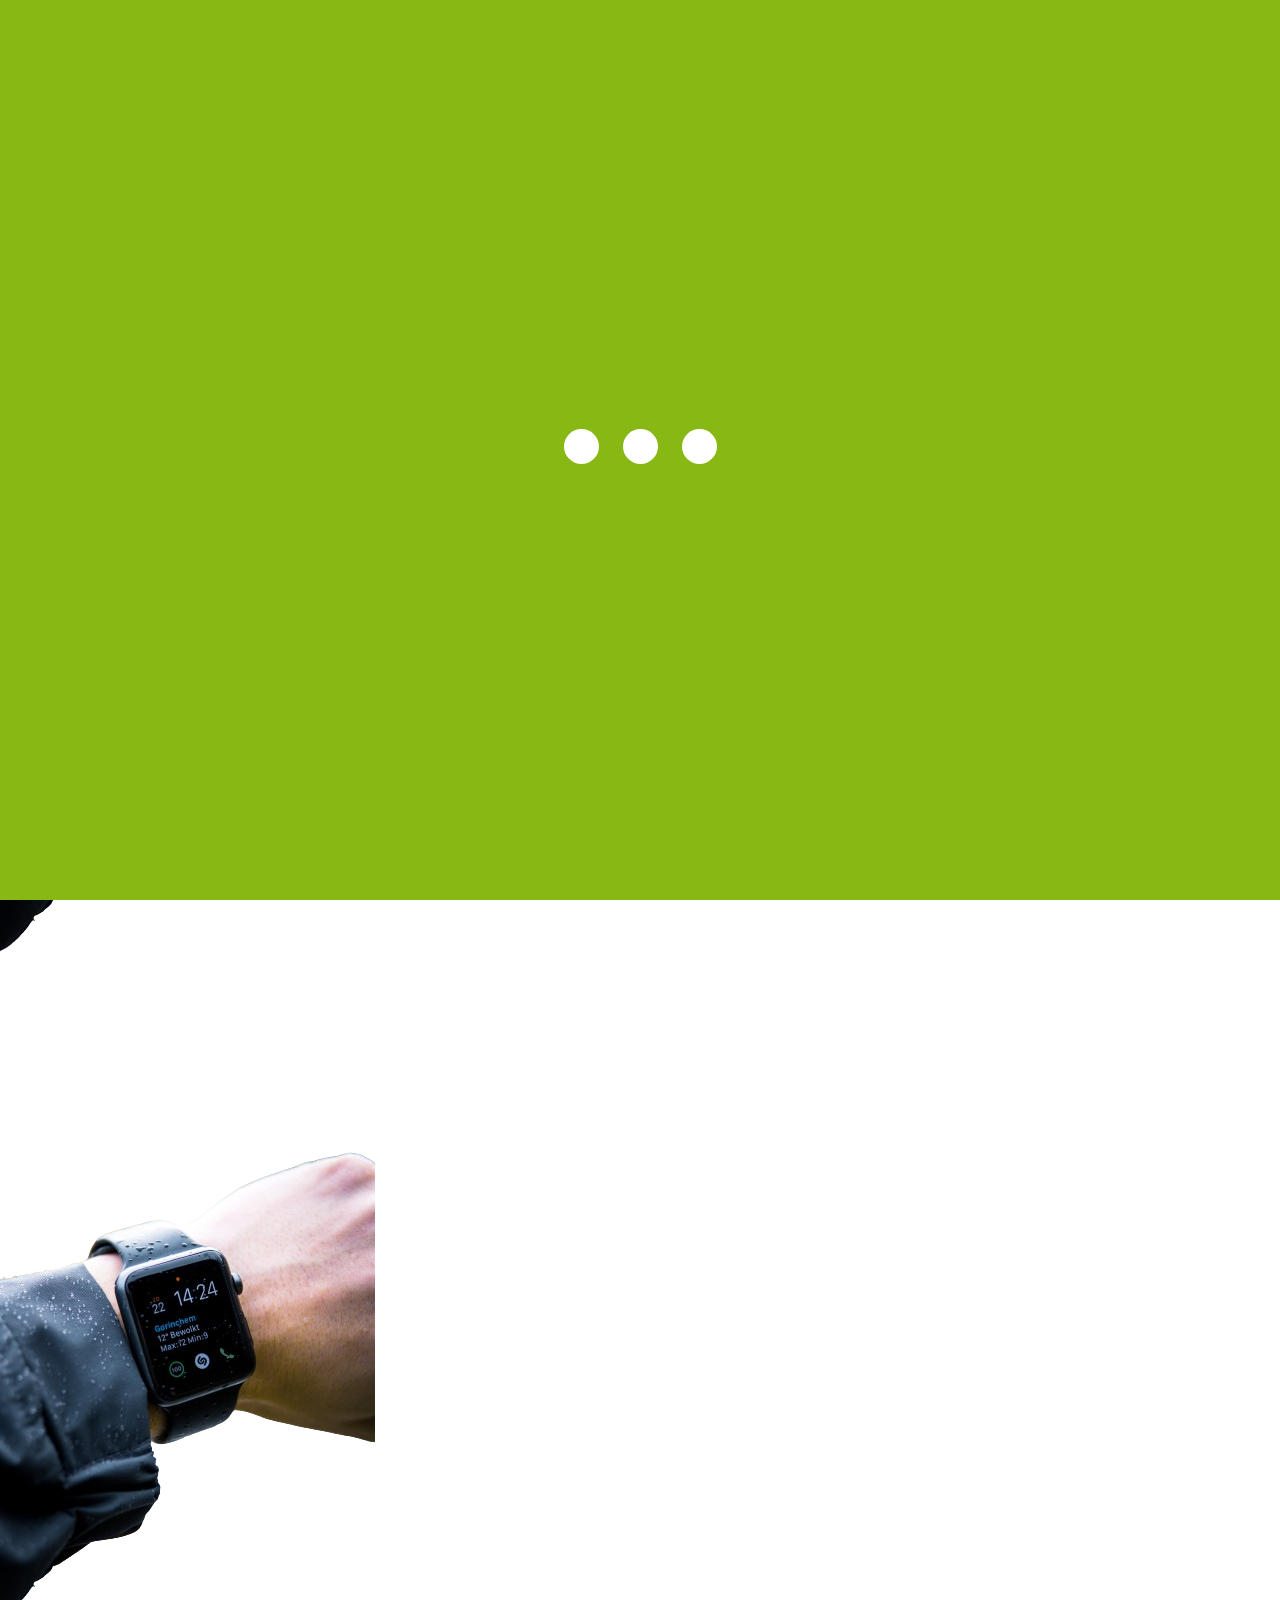
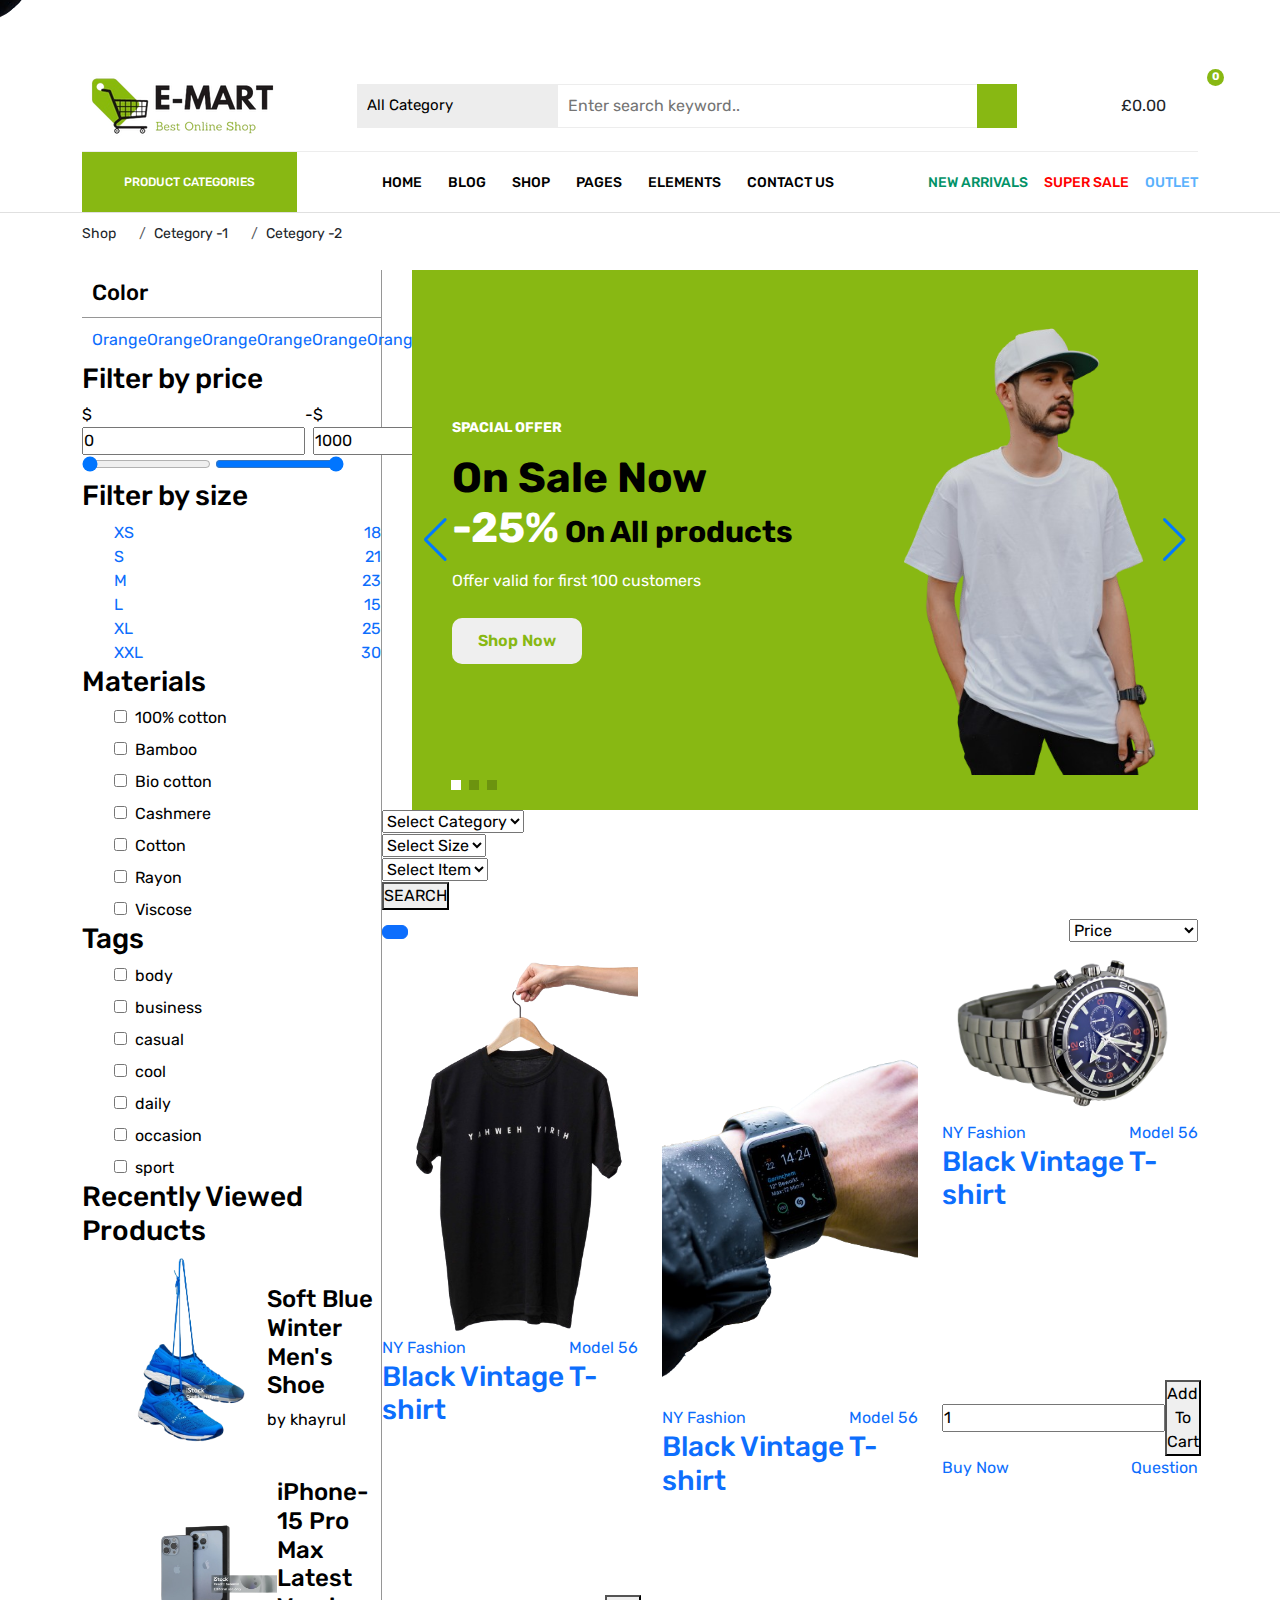
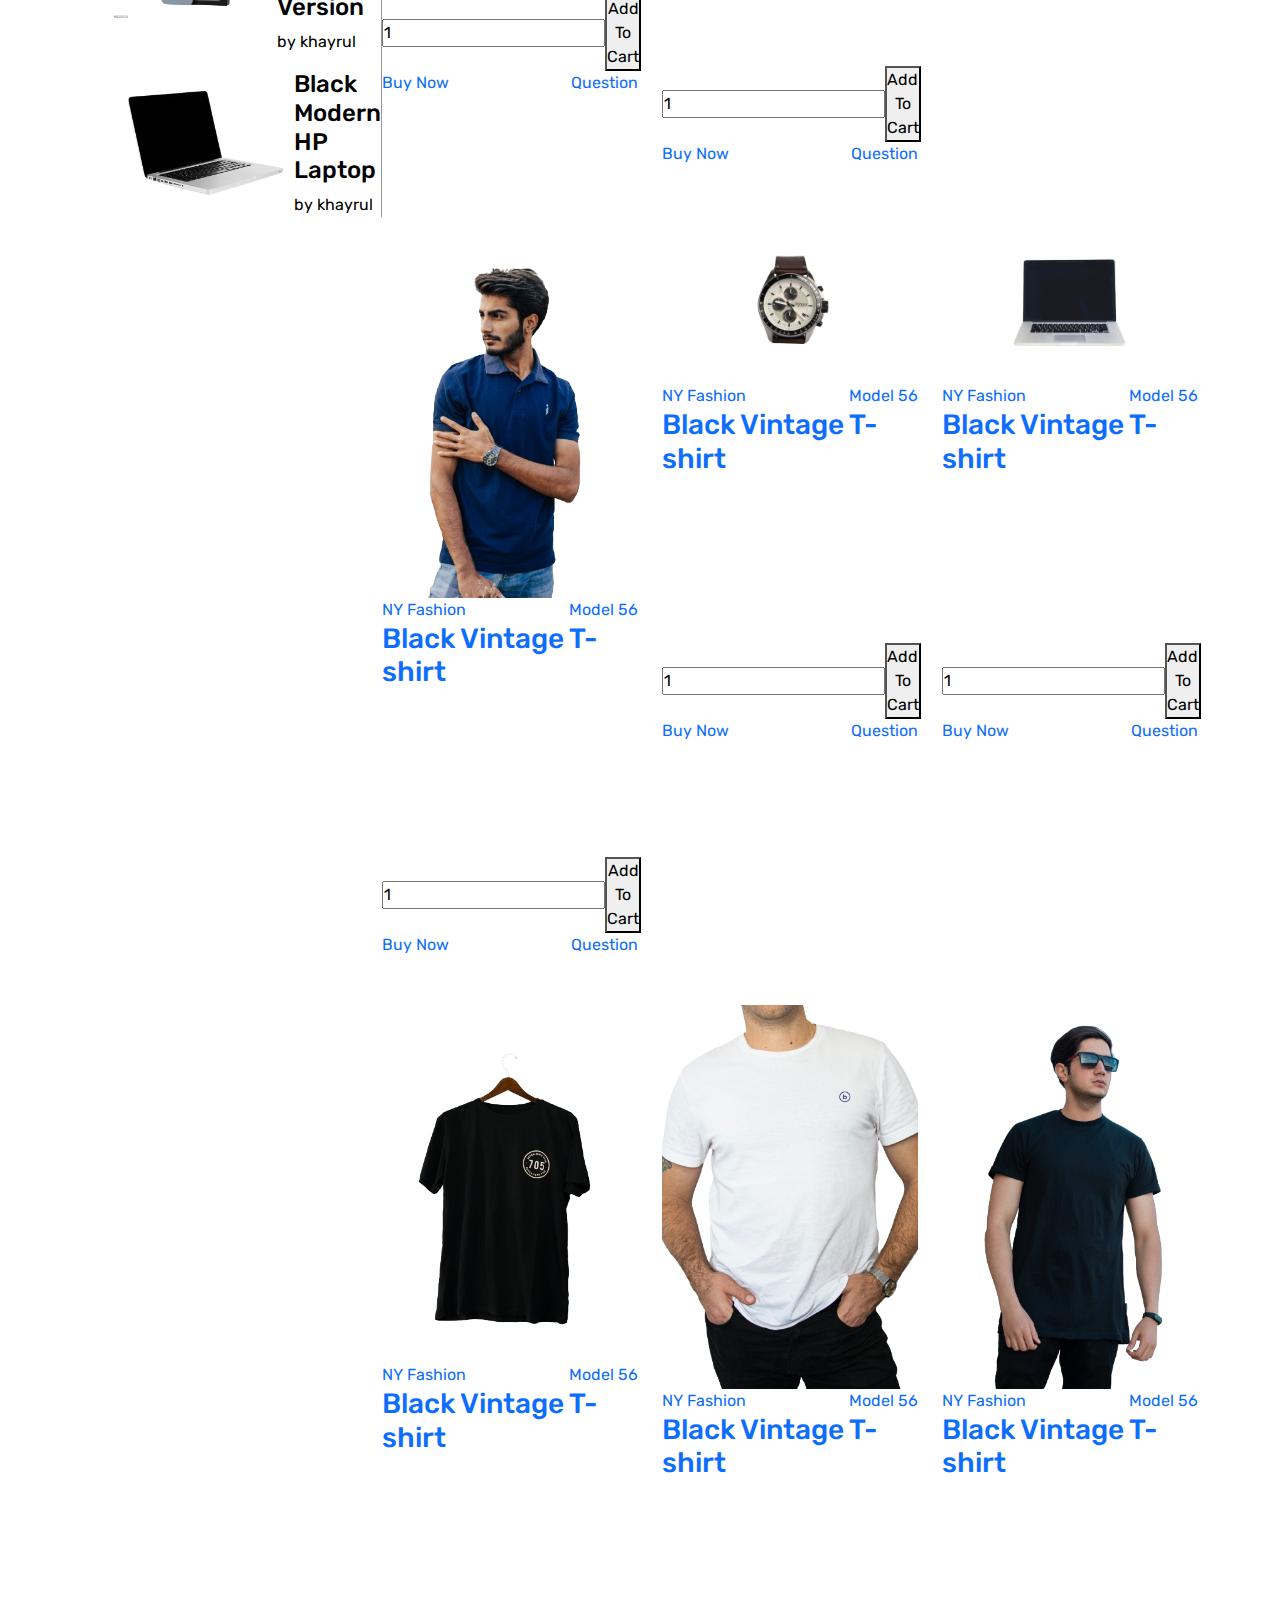
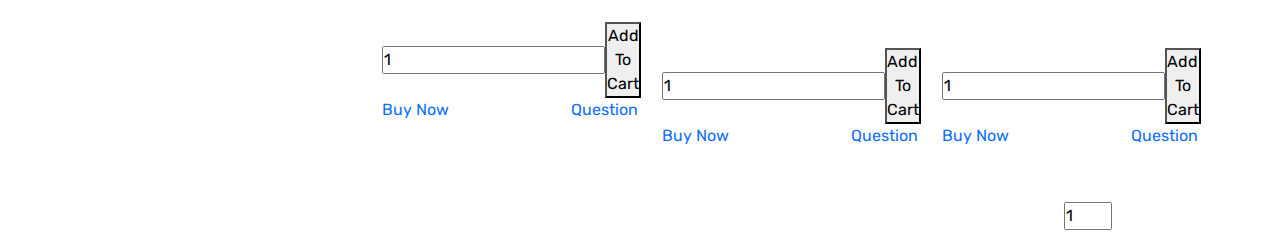
<file: pages/shop.html>
<!DOCTYPE html>
<html lang="en">

<head>
  <meta charset="UTF-8">
  <meta name="viewport" content="width=device-width, initial-scale=1.0">
  <title>Shop | E-Mart</title>
  <!-- main css link -->
  <link rel="stylesheet" href="../css/shop.css">
  <!--mega menu css-->
  <link rel="stylesheet" href="../css/mega_menu.css">
  <!--bootstrap css -->
  <link rel="stylesheet" href="../css/bootstrap.css">
  <!--accordion css file-->
  <link rel="stylesheet" href="../css/accordion_menu.css">
  <!--preloader css-->
  <link rel="stylesheet" href="../css/preloader.css">
  <link rel="stylesheet" href="../css/jquery.pajinatify.css">
  <!-- swiper css-->
  <link rel="stylesheet" href="../css/swiper-bundle.min.css">

  <!--font-awesome cdn-->
  <link rel="stylesheet" href="https://cdnjs.cloudflare.com/ajax/libs/font-awesome/6.4.2/css/all.min.css"
    integrity="sha512-z3gLpd7yknf1YoNbCzqRKc4qyor8gaKU1qmn+CShxbuBusANI9QpRohGBreCFkKxLhei6S9CQXFEbbKuqLg0DA=="
    crossorigin="anonymous" referrerpolicy="no-referrer" />
</head>

<body>
  <!--preloader-->
  <div class="preloader js-preloader flex-center">
    <div class="dots">
      <div class="dot"></div>
      <div class="dot"></div>
      <div class="dot"></div>
    </div>
  </div>
  <!--product wishlist alert-->
  <div class="wishlist_alert">
    <span class="alert_msg">Product Added Successfully!</span>
  </div>
  <!--ask question popup-->
  <div class="user_question_popup">
    <div class="popup_bg"></div>
    <div class="user_form_area">
      <div class="form_close_btn">
        <a href="#"><i class="fa-solid fa-x"></i></a>
      </div>
      <div class="form_title">

        <h3><i class="fa-solid fa-file-circle-question me-2"></i> Ask a Question About This Product</h3>
      </div>
      <form action="" autocomplete="">
        <div class="form_group">
          <label for="name_input"></label>
          <input type="text" id="name_input" placeholder="Enter your name" required>
        </div>
        <div class="form_group">
          <label for="user_email"></label>
          <input type="email" id="user_email" placeholder="Enter your email" required>
        </div>
        <div class="form_group">
          <label for="topic"></label>
          <select name="topic_select" id="topic" required>
            <option value="0" disabled selected>Select Topic</option>
            <option value="1">How does it fit?</option>
            <option value="1">How do you wash it?</option>
            <option value="1">How you can get delivered?</option>
            <option value="1">Have any guarantee of product</option>
          </select>
        </div>
        <div class="form_group">
          <label for="message"></label>
          <textarea type="message" id="message" placeholder="Write your messgae..." required></textarea>
        </div>
        <div class="form_group d-flex justify-content-center ">
          <button type="submit">Submit</button>
        </div>
      </form>
    </div>
  </div>

  <!--product_quick view-->
  <div class="quick_view_area">
    <div class="popup_bg"></div>
    <div class="quick_view_wrapper">
      <div class="view_bottom">
        <div class="cart_count d-flex">
          <input type="number" id="count_num" min="1" value="1">
        </div>
        <div class="cart_button d-flex align-items-center justify-content-center ">
          <span><i class="fa-solid fa-cart-plus"></i></span>
          <button class="d-none d-sm-flex ">Add To Cart</button>
        </div>
        <div class="popup__option"><a href="#"><i class="fa-regular fa-heart"></i></a></div>
        <div class="popup__option popup__option2">
          <a href="#"><i class="fa-solid fa-code-compare"></i></a>
        </div>
        <div class="popup__option popup__option3">
          <a href="#"><i class="fa-solid fa-arrow-right"></i></a>
        </div>
      </div>

      <div class="close_button">
        <span><i class="fa-regular fa-circle-xmark"></i></span>
      </div>
      <div class="wrapper">
        <div class="row">
          <div class="col-sm-6">
            <div class="product_left">
              <div class="product_title product_title-sm">
                <h3>Black Modern T-shirt</h3>
              </div>
              <!-- Swiper -->
              <div class="swiper mySwiper2">
                <div class="swiper-wrapper">
                  <div class="swiper-slide ">
                    <div class="img_area">
                      <img class="img-fluid " src="../img/p1.png" alt="../img/p1.png" />
                    </div>
                  </div>
                  <div class="swiper-slide">
                    <div class="img_area">
                      <img class="img-fluid " src="../img/p2.png" alt="../img/p2.png" />
                    </div>
                  </div>
                  <div class="swiper-slide ">
                    <div class="img_area">
                      <img class="img-fluid " src="../img/p3.png" alt="../img/p3.png" />
                    </div>
                  </div>
                  <div class="swiper-slide">
                    <div class=" img_area">
                      <img class="img-fluid " src="../img/p4.png" alt="../img/p4.png" />
                    </div>
                  </div>
                  <div class="swiper-slide">
                    <div class=" img_area">
                      <img class="img-fluid " src="../img/p5.png" alt="../img/p5.png" />
                    </div>
                  </div>
                  <div class="swiper-slide">
                    <div class=" img_area">
                      <img class="img-fluid " src="../img/p6.png" alt="../img/p6.png" />
                    </div>
                  </div>
                </div>
                <div class="swiper-button-next swiper-button-next2 custom-color"></div>
                <div class="swiper-button-prev swiper-button-prev2 custom-color"></div>

              </div>

              <div thumbsSlider="" class="swiper mySwiper3 thumbs-slider">
                <div class="swiper-wrapper">
                  <div class="swiper-slide">
                    <img class="img-fluid " src="../img/p1.png" alt="../img/p1.png" />
                  </div>
                  <div class="swiper-slide">
                    <img class="img-fluid " src="../img/p2.png" alt="../img/p2.png" />
                  </div>
                  <div class="swiper-slide">
                    <img class="img-fluid " src="../img/p3.png" alt="../img/p3.png" />
                  </div>
                  <div class="swiper-slide">
                    <img class="img-fluid " src="../img/p4.png" alt="../img/p4.png" />
                  </div>
                  <div class="swiper-slide">
                    <img class="img-fluid " src="../img/p5.png" alt="../img/p5.png" />
                  </div>
                  <div class="swiper-slide">
                    <img class="img-fluid " src="../img/p6.png" alt="../img/p6.png" />
                  </div>
                </div>
                <div class="swiper-pagination swiper-pagination3"></div>
              </div>

            </div>
          </div>
          <div class="col-sm-6">
            <div class="product_right">
              <div class="product_title">
                <h3>Black Modern T-shirt</h3>
              </div>
              <div class="description">
                <div class="expand_content expand_content_hide">
                  <p>Lorem ipsum dolor sit amet consectetur, adipisicing elit. Distinctio nemo necessitatibus facilis.
                    Aliquam praesentium fugiat architecto. Obcaecati commodi ducimus est ea accusamus, consequuntur
                    officiis, temporibus molestiae quia nulla tempore peris. Reprehenderit,
                    quia. Quo neque error repudiandae fuga? Ipsa laudantium molestias eos
                    sapiente officiis modi at sunt excepturi expedita sint? Sed quibusdam
                    recusandae alias error harum maxime adipisci amet laborum. Perspiciatis</p>
                </div>
                <div class="block_expand_overlay d-flex justify-content-center ">
                  <button id="expand_btn" class="d-flex align-items-center justify-content-center "><i
                      class="fa-solid fa-angle-down"></i> <span>Show more</span></button>
                </div>
              </div>
              <ul class="product_status ps-0 ">
                <li class="list-unstyled d-flex align-items-center  "><span class="list_circle me-2"></span><span>IN
                    STOCK</span></li>
                <li class="brand_name list-unstyled  d-flex align-items-center "><span
                    class="list_circle ms-1 me-2"></span><span class="me-1">Brand:</span><a href="#"
                    class="text-decoration-underline "> Ny-Fashion</a></li>
              </ul>
              <div class="product_price d-flex flex-column ">
                <span>$392.00</span>
                <span>Ex Tax: $392.00</span>
              </div>
            </div>
          </div>
        </div>
      </div>
    </div>
  </div>
  </div>
  <!--header section start here-->
  <header id="header">
    <!--signup and sign in page popup start-->
    <div class="user_popup_container">
      <div class="container-xxl">
        <div class="user_join_popup">
          <div class="page_wrapper ">
            <span id="user_popup_close"><i class="fa-solid fa-x"></i></span>
            <div class="row">
              <div class="col-12 col-md-6 ">
                <div class="position-relative popup_from d-flex justify-content-center align-items-center">
                  <form name="user_form" action="" id="signup_from" autocomplete="on" class="signup_form_box">
                    <h2>Create Your Account</h2>
                    <div class="social_site">
                      <a href="#"><i class="fa-brands fa-facebook-f"></i></a>
                      <a href="#"><i class="fa-brands fa-linkedin-in"></i></a>
                      <a href="#"><i class="fa-brands fa-google-plus-g"></i></a>
                    </div>
                    <div class="d-flex justify-content-center ">
                      <span>or use your email address</span>
                    </div>
                    <div class="input_box">
                      <label for="name_"></label>
                      <input type="name" name="name" id="name_" placeholder="Your full name" required>
                    </div>
                    <div class="input_box">
                      <label for="input_email"></label>
                      <input type="email" name="email" id="input_email" placeholder="Your email" required>
                    </div>
                    <div class="input_box">
                      <label for="Password"></label>
                      <input type="password" name="Password" id="Password" placeholder="New Password" required>
                    </div>
                    <div class="cdt_div">
                      <div class="checkbox_ctn">
                        <label for="checkbox"></label>
                        <input type="checkbox" name="checkbox" id="checkbox"> <span>Remember me</span>
                      </div>
                      <a href="#">forgot password?</a>
                    </div>
                    <div class="login_btn">
                      <button type="submit">SIGN UP</button>
                    </div>
                    <div class="page_links">
                      <a href="#">Privacy Policy</a>
                      <a href="#">Terms & Conditions</a>
                    </div>
                  </form>
                  <div class="login_form_box" id="login_from">
                    <div class="from_title">
                      <h2>Login</h2>
                      <p>Enter your Email and Password to login.</p>
                    </div>
                    <form action="" name="" id="" class="login_form" autocomplete="on">
                      <input type="email" name="email" id="loginEmail" placeholder="Email">
                      <input type="password" name="password" id="loginPassword" placeholder="password">
                      <div class="optional_items mb-5">
                        <div class="remember_field">
                          <input type="checkbox" name="remember" id="remember">
                          <label for="remember">Remember me</label>

                        </div>
                        <div class="forget_item">
                          <a href="#">Forget your email?</a>
                        </div>
                      </div>
                      <button type="submit">Login</button>
                    </form>
                    <span class="or_devider">Or</span>
                    <div class="login_other_way">
                      <div class="single_way">
                        <div class="social-login">
                          <i class="fa-brands fa-google"></i>
                        </div>
                        <span>Connect with google</span>
                      </div>
                      <div class="single_way">
                        <div class="social-login">
                          <i class="fa-brands fa-facebook-f"></i>
                        </div>
                        <span>Connect with facebook</span>
                      </div>
                    </div>
                  </div>
                </div>
              </div>
              <div class="col-12 col-md-6 pe-0">
                <div class="msg_box_container">
                  <div class="msg_box d-flex flex-column ">
                    <div class="cir_photo">
                      <img src="../img/profile_sml.jpg" alt="profile picture">
                    </div>
                    <h3 id="user_msg">Wellcome Back!</h3>
                    <p>Login here by filling you're username and password or use your favorite social network account
                      to
                      enter to the site</p>
                    <div class="signup-login_buttons">
                      <button id="login_btn" type="submit">LOGIN</button>
                      <button id="signup_btn" type="submit">SIGN UP</button>
                    </div>
                  </div>
                </div>
              </div>
            </div>
          </div>
        </div>
      </div>
    </div>
    <!--signup and sign in page popup end-->
    <!--mobile search page-->
    <div class="mobile_popup_search">
      <div class="popup_search_wrapper">
        <a href="#" class="popup_search_close" type="submit"><i class="fa-solid fa-x"></i></a>
        <form action="" name="" class="mobile_search-bar">
          <input type="search" name="s" placeholder="Search for product">
          <select class="category_items ps-0">
            <option value="">All Category</option>
            <option value="">Clock</option>
            <option value="">Lighting</option>
            <option value="">Furniture</option>
            <option value="">Toy</option>
            <option value="">Fashion</option>
            <option value="">Others</option>
          </select>
          <button type="submit"><i class="fa-solid fa-magnifying-glass"></i></button>
        </form>
        <div class="popular_category">
          <h3>Most Popular Category</h3>
          <div class="popular_category_wrapper d-flex flex-wrap ">
            <a href="#" class="popular_category_title">
              <span>Furniture</span>
              <i class="fa-solid fa-chevron-right"></i>
            </a>
            <a href="#" class="popular_category_title">
              <span>Accessories</span>
              <i class="fa-solid fa-chevron-right"></i>
            </a>
            <a href="#" class="popular_category_title">
              <span>Laptop</span>
              <i class="fa-solid fa-chevron-right"></i>
            </a>
            <a href="#" class="popular_category_title">
              <span>LED Signage</span>
              <i class="fa-solid fa-chevron-right"></i>
            </a>
            <a href="#" class="popular_category_title">
              <span>Sound Device</span>
              <i class="fa-solid fa-chevron-right"></i>
            </a>
            <a href="#" class="popular_category_title">
              <span>Family</span>
              <i class="fa-solid fa-chevron-right"></i>
            </a>
            <a href="#" class="popular_category_title">
              <span>Tablet</span>
              <i class="fa-solid fa-chevron-right"></i>
            </a>
            <a href="#" class="popular_category_title">
              <span>Toys</span>
              <i class="fa-solid fa-chevron-right"></i>
            </a>
            <a href="#" class="popular_category_title">
              <span>Cricket</span>
              <i class="fa-solid fa-chevron-right"></i>
            </a>
            <a href="#" class="popular_category_title">
              <span>Badminton</span>
              <i class="fa-solid fa-chevron-right"></i>
            </a>
            <a href="#" class="popular_category_title">
              <span>Computer</span>
              <i class="fa-solid fa-chevron-right"></i>
            </a>
            <a href="#" class="popular_category_title">
              <span>Air Condition</span>
              <i class="fa-solid fa-chevron-right"></i>
            </a>
          </div>
        </div>
      </div>
    </div>
    <div class="container-fluid container-xl">
      <!--top header section start here-->
      <div class="top_header d-flex justify-content-between align-items-center ">
        <div class="logo">
          <a class="navbar-brand" class="img-fluid " href="../index.html"><img src="../img/logo.png"
              alt="./img/logo.png">
          </a>
        </div>
        <form autocomplete="on" action="" class="main_search_bar d-none d-lg-flex align-content-center">
          <div class="category_area">
            <select class="category_items ps-0">
              <option value="">All Category</option>
              <option value="">Clock</option>
              <option value="">Lighting</option>
              <option value="">Furniture</option>
              <option value="">Toy</option>
              <option value="">Fashion</option>
              <option value="">Others</option>
            </select>
            <div class="select_icon">
              <i class="toggle_open fa-solid fa-caret-down"></i>
              <i style="display: none;" class="toggle_close fa-solid fa-caret-up"></i>
            </div>
          </div>
          <div class="search_input">
            <label for="searchField"></label>
            <input type="text" name="searchField" id="searchField" placeholder="Enter search keyword.." required>
            <button type="submit"> <i class="fa-solid fa-magnifying-glass"></i></button>
          </div>
        </form>
        <div class="woocommerce_area">
          <ul class="woocommerce_options align-items-center  justify-content-end mb-0  ps-0">
            <li class="list-unstyled me-3 search_icon d-unset d-lg-none"><a href="#"><i
                  class="fa-solid fa-magnifying-glass"></i></a>
            </li>
            <li class="list-unstyled me-3"><a id="user_join_icon" href="#"><i class="fa-solid fa-user"></i></a></li>
            <li id="product_item" class="list-unstyled me-3"><a href="#"><i class="fa-solid fa-bag-shopping"></i></a>
            </li>
            <li class="list-unstyled me-3"><span>£</span>0.00</li>
            <li class="list-unstyled me-3"><a href="#"><i class="fa-solid fa-shuffle"></i></a></li>
            <li class="list-unstyled product_like_list"><a href="#"><i class="fa-regular fa-heart"></i> </a></li>
            <button class="offcanvas_icon btn d-block d-lg-none" type="button" data-bs-toggle="offcanvas"
              data-bs-target="#offcanvasExample" aria-controls="offcanvasExample">
              <img src="../img/bars-solid.svg" alt="./img/bars-solid.svg" srcset="">
            </button>
            <div class="offcanvas offcanvas-start" tabindex="-1" id="offcanvasExample"
              aria-labelledby="offcanvasExampleLabel">
              <div class="offcanvas_close_btn ">
                <button type="button" class="btn-close" data-bs-dismiss="offcanvas" aria-label="Close"></button>
              </div>
              <div class="offcanvas-body pt-5">
                <form autocomplete="on" action=""
                  class="main_search_bar mobile_search_bar d-flex d-lg-none align-content-center p-0 pb-3">
                  <div class="search_input mobile mobile_sm">
                    <label for="offcanvas_searchField"></label>
                    <input type="text" name="searchField" id="offcanvas_searchField"
                      placeholder="Enter search keyword..">
                    <button type="submit"><i class="fa-solid fa-magnifying-glass"></i></button>
                  </div>
                </form>
                <ul class="nav nav-pills mb-3" id="pills-tab" role="tablist">
                  <li class="nav-item col-6" role="presentation">
                    <button class="nav-link active menu_tab" id="pills-home-tab" data-bs-toggle="pill"
                      data-bs-target="#pills-home" type="button" role="tab" aria-controls="pills-home"
                      aria-selected="true">Menu</button>
                  </li>
                  <li class="nav-item col-6" role="presentation">
                    <button class="nav-link menu_tab" id="pills-profile-tab" data-bs-toggle="pill"
                      data-bs-target="#pills-profile" type="button" role="tab" aria-controls="pills-profile"
                      aria-selected="false">Categories</button>
                  </li>
                </ul>
                <div class="tab-content" id="pills-tabContent">
                  <div class="tab-pane fade show active" id="pills-home" role="tabpanel"
                    aria-labelledby="pills-home-tab" tabindex="0">
                    <ul class="accordion-menu">
                      <li>
                        <div class="dropdownlink"><i class="fa fa-road" aria-hidden="true"></i><a
                            href="../index.html">Home</a>
                          <i class="fa fa-chevron-down" aria-hidden="true"></i>
                        </div>
                        <ul class="submenuItems">
                          <li><a href="#">Home 1</a></li>
                          <li><a href="#">Home 2</a></li>
                          <li><a href="#">Home 3</a></li>
                        </ul>
                      </li>
                      <li>
                        <div class="dropdownlink"><i class="fa fa-paper-plane" aria-hidden="true"></i> Blog
                          <i class="fa fa-chevron-down" aria-hidden="true"></i>
                        </div>
                        <ul class="submenuItems">
                          <li><a href="#">Blog 1</a></li>
                          <li><a href="#">Blog 2</a></li>
                        </ul>
                      </li>
                      <li>
                        <div class="dropdownlink"><i class="fa fa-quote-left" aria-hidden="true"></i> <a
                            href="../additional_pages/shop.html">Shop</a>
                          <i class="fa fa-chevron-down" aria-hidden="true"></i>
                        </div>
                        <ul class="submenuItems">
                          <li class="sub">
                            <div class="dropdownlink"> Fantasy 1
                              <i class="fa fa-chevron-down" aria-hidden="true"></i>
                            </div>
                            <ul class="submenuItems">

                              <li><a href="#">Fantasy 2</a></li>
                              <li><a href="#">Fantasy 3</a></li>
                            </ul>
                          </li>
                          <li><a href="#">Fantasy 2</a></li>
                          <li><a href="#">Fantasy 3</a></li>
                        </ul>
                      </li>
                      <li>
                        <div class="dropdownlink"><i class="fa fa-motorcycle" aria-hidden="true"></i> Elements
                          <i class="fa fa-chevron-down" aria-hidden="true"></i>
                        </div>
                        <ul class="submenuItems">
                          <li><a href="#">Elements 1</a></li>
                          <li><a href="#">Elements 2</a></li>
                          <li><a href="#">Elements 3</a></li>
                        </ul>
                      </li>
                      <li>
                        <div class="dropdownlink"><i class="fa fa-motorcycle" aria-hidden="true"></i> Contact Us
                        </div>
                      </li>
                    </ul>
                  </div>
                  <div class="tab-pane fade" id="pills-profile" role="tabpanel" aria-labelledby="pills-profile-tab"
                    tabindex="0">
                    <ul class="accordion-menu">
                      <li>
                        <div class="dropdownlink"><i class="fa fa-road" aria-hidden="true"></i> Category one
                        </div>
                      </li>
                      <li>
                        <div class="dropdownlink"><i class="fa fa-paper-plane" aria-hidden="true"></i> Category two
                        </div>
                      </li>
                      <li>
                        <div class="dropdownlink"><i class="fa fa-quote-left" aria-hidden="true"></i> Category
                          <i class="fa fa-chevron-down" aria-hidden="true"></i>
                        </div>
                        <ul class="submenuItems">
                          <li>
                            <div class="dropdownlink"> Category 1
                              <i class="fa fa-chevron-down" aria-hidden="true"></i>
                            </div>
                            <ul class="submenuItems">
                              <li><a href="#">Category 2</a></li>
                              <li><a href="#">Category 3</a></li>
                            </ul>
                          </li>
                          <li><a href="#">Category</a></li>
                          <li><a href="#">Category</a></li>
                        </ul>
                      </li>
                      <li>
                        <div class="dropdownlink"><i class="fa fa-motorcycle" aria-hidden="true"></i> Elements
                          <i class="fa fa-chevron-down" aria-hidden="true"></i>
                        </div>
                        <ul class="submenuItems">
                          <li><a href="#">Elements 1</a></li>
                          <li><a href="#">Elements 2</a></li>
                          <li><a href="#">Elements 3</a></li>
                        </ul>
                      </li>
                      <li>
                        <div class="dropdownlink"><i class="fa fa-motorcycle" aria-hidden="true"></i> Contact Us
                        </div>
                      </li>
                      <li>
                        <div class="dropdownlink"><i class="fa fa-motorcycle" aria-hidden="true"></i> Category title
                        </div>
                      </li>
                      <li>
                        <div class="dropdownlink"><i class="fa fa-motorcycle" aria-hidden="true"></i> Category title
                        </div>
                      </li>
                      <li>
                        <div class="dropdownlink"><i class="fa fa-motorcycle" aria-hidden="true"></i> Category title
                        </div>
                      </li>
                    </ul>
                  </div>
                </div>
              </div>
            </div>
          </ul>
        </div>
        <!-- product cart message-->
      </div>
      <!--top header section end here-->
      <nav class="navbar navbar-expand-lg justify-content-between ">
        <!-- vertical category start -->
        <div class=" vertical_category d-none d-lg-flex ">
          <div class="vertical_category_wrapper ">
            <div class="v_category_handler d-flex justify-content-between align-items-center ">
              <i class="fa-solid fa-list mb-0 pb-0 "></i>
              <span class="v_category_title">PRODUCT CATEGORIES</span>
              <i class="fa-solid fa-caret-down"></i>
            </div>
            <ul id="category_list" class="v_category_items ps-0 ">
              <li>
                <div class="category_title">
                  <img src="../img/telephone.png" alt="telephone.png" class="img-fluid me-2">
                  <span>Electronic</span>
                  <!-- product mega menu 1 start-->
                  <div class="product_mega_menu" id="product_menu">
                    <div class="product_mega_menu_wrapper d-flex justify-content-between  p-3">
                      <div class="row flex-wrap ">
                        <div class="col-3">
                          <ul class="menu_inner_item ps-0 ">
                            <h4>Armchairs</h4>
                            <li><a href="#">Super Chir</a></li>
                            <li><a href="#">Sofa Chir</a></li>
                            <li><a href="#">Reading Chir</a></li>
                            <li><a href="#">Primaum Chir</a></li>
                          </ul>
                        </div>
                        <div class="col-3">
                          <ul class="menu_inner_item ps-0 ">
                            <h4>Computer</h4>
                            <li><a href="#">Super Chir</a></li>
                            <li><a href="#">Sofa Chir</a></li>
                            <li><a href="#">Reading Chir</a></li>
                            <li><a href="#">Primaum Chir</a></li>
                          </ul>
                        </div>
                        <div class="col-3">
                          <ul class="menu_inner_item ps-0 ">
                            <h4>Technology</h4>
                            <li><a href="#">Footstone</a></li>
                            <li><a href="#">Trolleys</a></li>
                            <li><a href="#">Shoe cabinate</a></li>
                            <li><a href="#">product demo</a></li>
                          </ul>
                        </div>
                        <div class="col-3">
                          <ul class="menu_inner_item ps-0 ">
                            <h4>Armchairs</h4>
                            <li><a href="#">Super Chir</a></li>
                            <li><a href="#">Sofa Chir</a></li>
                            <li><a href="#">Reading Chir</a></li>
                            <li><a href="#">Primaum Chir</a></li>
                          </ul>
                        </div>
                        <div class="col-3">
                          <ul class="menu_inner_item ps-0 ">
                            <h4>Technology</h4>
                            <li><a href="#">Footstone</a></li>
                            <li><a href="#">Trolleys</a></li>
                            <li><a href="#">Shoe cabinate</a></li>
                            <li><a href="#">product demo</a></li>
                          </ul>
                        </div>
                        <div class="col-3">
                          <ul class="menu_inner_item ps-0 ">
                            <h4>Telephone</h4>
                            <li><a href="#">Footstone</a></li>
                            <li><a href="#">Trolleys</a></li>
                            <li><a href="#">Shoe cabinate</a></li>
                            <li><a href="#">product demo</a></li>
                          </ul>
                        </div>
                        <div class="col-3">
                          <ul class="menu_inner_item ps-0 ">
                            <h4>Armchairs</h4>
                            <li><a href="#">Super Chir</a></li>
                            <li><a href="#">Sofa Chir</a></li>
                            <li><a href="#">Reading Chir</a></li>
                            <li><a href="#">Primaum Chir</a></li>
                          </ul>
                        </div>
                        <div class="col-3">
                          <ul class="menu_inner_item ps-0 ">
                            <h4>Technology</h4>
                            <li><a href="#">Footstone</a></li>
                            <li><a href="#">Trolleys</a></li>
                            <li><a href="#">Shoe cabinate</a></li>
                            <li><a href="#">product demo</a></li>
                          </ul>
                        </div>
                      </div>
                    </div>
                  </div>
                  <!-- product mega menu end-->
                </div>
                <i class="fa-solid fa-angle-right"></i>
              </li>
              <li>
                <div class="category_title">
                  <img src="../img/sofa.png" alt="./img/sofa.png" class="img-fluid me-2">
                  <span>Furniture</span>
                  <!-- product mega menu 1 start-->
                  <div class="product_mega_menu" id="product_menu">
                    <div class="product_mega_menu_wrapper d-flex justify-content-between  p-3">
                      <div class="row flex-wrap ">
                        <div class="col-3">
                          <ul class="menu_inner_item ps-0 ">
                            <h4>Electronic Device</h4>
                            <li><a href="#">Small Sofas</a></li>
                            <li><a href="#">Armchairs</a></li>
                            <li><a href="#">Easy Chir</a></li>
                            <li><a href="#">Day Beds</a></li>
                          </ul>
                        </div>
                        <div class="col-3">
                          <ul class="menu_inner_item ps-0 ">
                            <h4>Armchairs</h4>
                            <li><a href="#">Super Chir</a></li>
                            <li><a href="#">Sofa Chir</a></li>
                            <li><a href="#">Reading Chir</a></li>
                            <li><a href="#">Primaum Chir</a></li>
                          </ul>
                        </div>
                        <div class="col-3">
                          <ul class="menu_inner_item ps-0 ">
                            <h4>Technology</h4>
                            <li><a href="#">Footstone</a></li>
                            <li><a href="#">Trolleys</a></li>
                            <li><a href="#">Shoe cabinate</a></li>
                            <li><a href="#">product demo</a></li>
                          </ul>
                        </div>
                        <div class="col-3">
                          <ul class="menu_inner_item ps-0 ">
                            <h4>Armchairs</h4>
                            <li><a href="#">Super Chir</a></li>
                            <li><a href="#">Sofa Chir</a></li>
                            <li><a href="#">Reading Chir</a></li>
                            <li><a href="#">Primaum Chir</a></li>
                          </ul>
                        </div>
                        <div class="col-3">
                          <ul class="menu_inner_item ps-0 ">
                            <h4>Armchairs</h4>
                            <li><a href="#">Super Chir</a></li>
                            <li><a href="#">Sofa Chir</a></li>
                            <li><a href="#">Reading Chir</a></li>
                            <li><a href="#">Primaum Chir</a></li>
                          </ul>
                        </div>
                        <div class="col-3">
                          <ul class="menu_inner_item ps-0 ">
                            <h4>Technology</h4>
                            <li><a href="#">Footstone</a></li>
                            <li><a href="#">Trolleys</a></li>
                            <li><a href="#">Shoe cabinate</a></li>
                            <li><a href="#">product demo</a></li>
                          </ul>
                        </div>
                        <div class="col-6">
                          <div class="menu_inner_item">
                            <img src="../img/product_ads.jpg" alt="./img/product_ads.jpg" class="img-fluid">
                          </div>
                        </div>
                      </div>
                    </div>
                  </div>
                  <!-- product mega menu end-->
                </div>
                <i class="fa-solid fa-angle-right"></i>
              </li>
              <li>
                <div class="category_title">
                  <img src="../img/computer.png" alt="./img/computer.png" class="img-fluid me-2">
                  <span>Computer</span>
                  <!-- product mega menu 1 start-->
                  <div class="product_mega_menu" id="product_menu">
                    <div class="product_mega_menu_wrapper d-flex justify-content-between  p-3">
                      <div class="row flex-wrap ">
                        <div class="col-3">
                          <ul class="menu_inner_item ps-0 ">
                            <h4>Computer</h4>
                            <li><a href="#">Small Sofas</a></li>
                            <li><a href="#">Armchairs</a></li>
                            <li><a href="#">Easy Chir</a></li>
                            <li><a href="#">Day Beds</a></li>
                          </ul>
                        </div>
                        <div class="col-3">
                          <ul class="menu_inner_item ps-0 ">
                            <h4>Tables</h4>
                            <li><a href="#">Footstone</a></li>
                            <li><a href="#">Trolleys</a></li>
                            <li><a href="#">Shoe cabinate</a></li>
                            <li><a href="#">product demo</a></li>
                          </ul>
                        </div>
                        <div class="col-3">
                          <ul class="menu_inner_item ps-0 ">
                            <h4>Furniture</h4>
                            <li><a href="#">Tablet Device</a></li>
                            <li><a href="#">Gaming</a></li>
                            <li><a href="#">Play online</a></li>
                            <li><a href="#">Play Ground</a></li>
                          </ul>
                        </div>
                        <div class="col-3">
                          <ul class="menu_inner_item ps-0 ">
                            <h4>Armchairs</h4>
                            <li><a href="#">Super Chir</a></li>
                            <li><a href="#">Sofa Chir</a></li>
                            <li><a href="#">Reading Chir</a></li>
                            <li><a href="#">Primum Chir</a></li>
                          </ul>
                        </div>
                        <div class="col-3">
                          <ul class="menu_inner_item ps-0 ">
                            <h4>Electronic Device</h4>
                            <li><a href="#">Small Sofas</a></li>
                            <li><a href="#">Armchairs</a></li>
                            <li><a href="#">Easy Chir</a></li>
                            <li><a href="#">Day Beds</a></li>
                          </ul>
                        </div>
                        <div class="col-3">
                          <ul class="menu_inner_item ps-0 ">
                            <h4>Technology</h4>
                            <li><a href="#">Footstone</a></li>
                            <li><a href="#">Trolleys</a></li>
                            <li><a href="#">Shoe cabinate</a></li>
                            <li><a href="#">product demo</a></li>
                          </ul>
                        </div>
                        <div class="col-6">
                          <div class="menu_inner_item">
                            <img src="../img/product_anunc.jpg" alt="./img/product_anunc.jpg" class="img-fluid">
                          </div>
                        </div>
                      </div>
                    </div>
                  </div>
                  <!-- product mega menu end-->
                </div>
                <i class="fa-solid fa-angle-right"></i>
              </li>
              <li>
                <div class="category_title">
                  <img src="../img/gardening-tools.png" alt="./img/gardening-tools.png" class="img-fluid me-2">
                  <span>Farming Tools</span>
                  <!-- product mega menu 1 start-->
                  <div class="product_mega_menu" id="product_menu">
                    <div class="product_mega_menu_wrapper d-flex justify-content-between  p-3">
                      <div class="row flex-wrap ">
                        <div class="col-3">
                          <ul class="menu_inner_item ps-0 ">
                            <h4>Armchairs</h4>
                            <li><a href="#">Super Chir</a></li>
                            <li><a href="#">Sofa Chir</a></li>
                            <li><a href="#">Reading Chir</a></li>
                            <li><a href="#">Primaum Chir</a></li>
                          </ul>
                        </div>
                        <div class="col-3">
                          <ul class="menu_inner_item ps-0 ">
                            <h4>Electronic Device</h4>
                            <li><a href="#">Small Sofas</a></li>
                            <li><a href="#">Armchairs</a></li>
                            <li><a href="#">Easy Chir</a></li>
                            <li><a href="#">Day Beds</a></li>
                          </ul>
                        </div>
                        <div class="col-3">
                          <ul class="menu_inner_item ps-0 ">
                            <h4>Technology</h4>
                            <li><a href="#">Footstone</a></li>
                            <li><a href="#">Trolleys</a></li>
                            <li><a href="#">Shoe cabinate</a></li>
                            <li><a href="#">product demo</a></li>
                          </ul>
                        </div>
                        <div class="col-3">
                          <ul class="menu_inner_item ps-0 ">
                            <h4>Armchairs</h4>
                            <li><a href="#">Super Chir</a></li>
                            <li><a href="#">Sofa Chir</a></li>
                            <li><a href="#">Reading Chir</a></li>
                            <li><a href="#">Primaum Chir</a></li>
                          </ul>
                        </div>
                        <div class="col-3">
                          <ul class="menu_inner_item ps-0 ">
                            <h4>Electronic Device</h4>
                            <li><a href="#">Small Sofas</a></li>
                            <li><a href="#">Armchairs</a></li>
                            <li><a href="#">Easy Chir</a></li>
                            <li><a href="#">Day Beds</a></li>
                          </ul>
                        </div>
                        <div class="col-6">
                          <div class="menu_inner_item">
                            <img src="../img/product_anunc.jpg" alt="./img/product_anunc.jpg" class="img-fluid">
                          </div>
                        </div>
                      </div>
                    </div>
                  </div>
                  <!-- product mega menu end-->
                </div>
                <i class="fa-solid fa-angle-right"></i>
              </li>
              <li>
                <div class="category_title">
                  <img src="../img/technology.png" alt="./img/technology.png" class="img-fluid me-2">
                  <span>Instruments</span>
                  <!-- product mega menu 1 start-->
                  <div class="product_mega_menu" id="product_menu">
                    <div class="product_mega_menu_wrapper d-flex justify-content-between  p-3">
                      <div class="row flex-wrap ">
                        <div class="col-3">
                          <ul class="menu_inner_item ps-0 ">
                            <h4>Technology</h4>
                            <li><a href="#">Footstone</a></li>
                            <li><a href="#">Trolleys</a></li>
                            <li><a href="#">Shoe cabinate</a></li>
                            <li><a href="#">product demo</a></li>
                          </ul>
                        </div>
                        <div class="col-3">
                          <ul class="menu_inner_item ps-0 ">
                            <h4>Armchairs</h4>
                            <li><a href="#">Super Chir</a></li>
                            <li><a href="#">Sofa Chir</a></li>
                            <li><a href="#">Reading Chir</a></li>
                            <li><a href="#">Primaum Chir</a></li>
                          </ul>
                        </div>
                        <div class="col-3">
                          <ul class="menu_inner_item ps-0 ">
                            <h4>Electronic Device</h4>
                            <li><a href="#">Small Sofas</a></li>
                            <li><a href="#">Armchairs</a></li>
                            <li><a href="#">Easy Chir</a></li>
                            <li><a href="#">Day Beds</a></li>
                          </ul>
                        </div>
                        <div class="col-3">
                          <ul class="menu_inner_item ps-0 ">
                            <h4>Armchairs</h4>
                            <li><a href="#">Super Chir</a></li>
                            <li><a href="#">Sofa Chir</a></li>
                            <li><a href="#">Reading Chir</a></li>
                            <li><a href="#">Primaum Chir</a></li>
                          </ul>
                        </div>
                        <div class="col-3">
                          <ul class="menu_inner_item ps-0 ">
                            <h4>Technology</h4>
                            <li><a href="#">Footstone</a></li>
                            <li><a href="#">Trolleys</a></li>
                            <li><a href="#">Shoe cabinate</a></li>
                            <li><a href="#">product demo</a></li>
                          </ul>
                        </div>
                        <div class="col-3">
                          <ul class="menu_inner_item ps-0 ">
                            <h4>Armchairs</h4>
                            <li><a href="#">Super Chir</a></li>
                            <li><a href="#">Sofa Chir</a></li>
                            <li><a href="#">Reading Chir</a></li>
                            <li><a href="#">Primaum Chir</a></li>
                          </ul>
                        </div>
                        <div class="col-6">
                          <div class="menu_inner_item">
                            <img src="../img/product_anunc.jpg" alt="./img/product_anunc.jpg" class="img-fluid">
                          </div>
                        </div>
                      </div>
                    </div>
                  </div>
                  <!-- product mega menu end-->
                </div>
                <i class="fa-solid fa-angle-right"></i>
              </li>
            </ul>
          </div>
        </div>
        <!-- desktop menu start here -->
        <ul id="desktop_menu" class="navbar-nav navbar-light" class="menu-main">
          <li class="nav-item "><a class="nav-link" href="../index.html">HOME</a></li>
          <li class="nav-item"><a class="nav-link" href="#">BLOG</a></li>
          <li class="nav-item menu-item-has-children">
            <a href="#" class="nav-link">SHOP <i class="fa fa-angle-down"></i></a>
            <div class="sub-menu mega-menu mega-menu-column-4 ">
              <div class="list-item">
                <h4 class="title">SHOP LAYOUT</h4>
                <ul class="ps-0 mt-3">
                  <li><a id="new_"  href="../product_pages/product01.html">Product page-01</a></li>
                  <li><a id="new_" href="../product_pages/product.html">Product page-02</a></li>
                  <li><a href="#">Product List</a></li>
                  <li><a href="#">Product List</a></li>
                  <li><a href="#">Product List</a></li>
                  <li><a href="#">Sticky Gallery No Sidebar</a></li>
                  <li><a href="#">Product List</a></li>
                  <li><a href="#">Product List</a></li>
                  <li><a href="#">Product List</a></li>
                </ul>
              </div>
              <div class="list-item">
                <h4 class="title">PRODUCT PAGES</h4>
                <ul class="ps-0 mt-3">
                  <li><a href="#">Product List</a></li>
                  <li><a href="#">Product List</a></li>
                  <li><a href="#">Sticky Gallery No Sidebar</a></li>
                  <li><a href="#">Product List</a></li>
                  <li><a href="#">Sticky Gallery No Sidebar</a></li>
                  <li><a id="sale" href="#">Product List</a></li>
                  <li><a href="#">Product List</a></li>
                  <li><a href="#">Product List</a></li>
                  <li><a href="#">Sticky Gallery No Sidebar </a></li>
                </ul>
              </div>
              <div class="list-item">
                <h4 class="title">PRODUCT FEATURES</h4>
                <ul class="ps-0 mt-3">
                  <li><a href="#">Product List</a></li>
                  <li><a href="#">Product List</a></li>
                  <li><a href="#">Product List</a></li>
                  <li><a id="hot_sale" href="#">Product List</a></li>
                  <li><a href="#">Sticky Gallery No Sidebart</a></li>
                  <li><a href="#">Sticky Gallery No Sidebar</a></li>
                  <li><a id="sale" href="#">Product List</a></li>
                  <li><a href="#">Product List</a></li>
                </ul>
              </div>
              <div class="list-item">
                <h4 class="title">WOOCOMMERCE</h4>
                <ul class="ps-0 mt-3">
                  <li><a href="#">Product List</a></li>
                  <li><a href="#">Sticky Gallery No Sidebar</a></li>
                  <li><a href="#">Product List</a></li>
                  <li><a id="sale" href="#">Sticky Gallery No Sidebar</a></li>
                  <li><a href="#">Product List</a></li>
                  <li><a href="#">Product List</a></li>
                </ul>
              </div>
              <div class="list-item">
                <h4 class="title">SHOP PAGES</h4>
                <ul class="ps-0 mt-3">
                  <li><a href="#">Sticky Gallery No Sidebar</a></li>
                  <li><a href="#">Product List</a></li>
                  <li><a href="#">Product List</a></li>
                  <li><a href="#">Sticky Gallery No </a></li>
                  <li><a href="#">Sticky Gallery No Sidebar</a></li>
                </ul>
              </div>
            </div>
          </li>
          <li class="nav-item menu-item-has-children">
            <a href="#" class="nav-link">PAGES <i class="fa fa-angle-down"></i></a>
            <div class="sub-menu mega-menu mega-menu-column-4 row">
              <div class="list-item col-3">
                <h4 class="title">BASIC PAGES</h4>
                <ul class="ps-0 mt-3">
                  <li><a href="#">Sticky Gallery No Sidebar</a></li>
                  <li><a href="#">Product List</a></li>
                  <li><a href="#">Product List</a></li>
                  <li><a href="#">Product List</a></li>
                  <li><a href="#">Product List</a></li>
                  <li><a href="#">Sticky Gallery No Sidebar</a></li>
                  <li><a href="#">Product List</a></li>
                  <li><a href="#">Product List</a></li>
                  <li><a href="#">Product List</a></li>
                </ul>
              </div>
              <div class="list-item col-3">
                <h4 class="title">INFORMATION PAGES</h4>
                <ul class="ps-0 mt-3">
                  <li><a href="#">Product List</a></li>
                  <li><a href="#">Product List</a></li>
                  <li><a href="#">Sticky Gallery No Sidebar</a></li>
                  <li><a href="#">Product List</a></li>
                  <li><a href="#">Sticky Gallery No Sidebar</a></li>
                  <li><a href="#">Product List</a></li>
                  <li><a href="#">Product List</a></li>
                  <li><a href="#">Product List</a></li>
                  <li><a href="#">Sticky Gallery No Sidebar </a></li>
                </ul>
              </div>
              <div class="list-item col-3">
                <h4 class="title">ADDITIONAL PAGE</h4>
                <ul class="ps-0 mt-3">
                  <li><a href="#">Product List</a></li>
                  <li><a href="#">Sticky Gallery No Sidebar</a></li>
                  <li><a href="#">Product List</a></li>
                  <li><a href="#">Sticky Gallery No Sidebar</a></li>
                </ul>
              </div>
              <div class="list-item col-3">
                <h4 class="title">PORTFOLIO</h4>
                <ul class="ps-0 mt-3">
                  <li><a href="#">Sticky Gallery No Sidebar</a></li>
                  <li><a href="#">Product List</a></li>
                  <li><a href="#">Product List</a></li>
                  <li><a href="#">Sticky Gallery No </a></li>
                  <li><a href="#">Sticky Gallery No Sidebar</a></li>
                </ul>
              </div>
            </div>
          </li>
          <li class="nav-item menu-item-has-children">
            <a href="#" class="nav-link">ELEMENTS <i class="fa fa-angle-down"></i></a>
            <div class="sub-menu mega-menu mega-menu-column-4 row">
              <div class="list-item col-3">
                <h4 class="title">CIYA ELEMENTS 01</h4>
                <ul class="ps-0 mt-3">
                  <li><a href="#">Sticky Gallery No Sidebar</a></li>
                  <li><a href="#">Product List</a></li>
                  <li><a href="#">Product List</a></li>
                  <li><a href="#">Product List</a></li>
                  <li><a href="#">Product List</a></li>
                  <li><a href="#">Sticky Gallery No Sidebar</a></li>
                  <li><a href="#">Product List</a></li>
                  <li><a href="#">Product List</a></li>
                  <li><a href="#">Product List</a></li>
                </ul>
              </div>
              <div class="list-item col-3">
                <h4 class="title">CIYA ELEMENTS 02</h4>
                <ul class="ps-0 mt-3">
                  <li><a href="#">Product List</a></li>
                  <li><a href="#">Product List</a></li>
                  <li><a href="#">Sticky Gallery No Sidebar</a></li>
                  <li><a href="#">Product List</a></li>
                  <li><a href="#">Sticky Gallery No Sidebar</a></li>
                  <li><a href="#">Product List</a></li>
                  <li><a href="#">Product List</a></li>
                  <li><a href="#">Product List</a></li>
                  <li><a href="#">Sticky Gallery No Sidebar </a></li>
                </ul>
              </div>
              <div class="list-item col-3">
                <h4 class="title">CIYA ELEMENTS 03</h4>
                <ul class="ps-0 mt-3">
                  <li><a href="#">Product List</a></li>
                  <li><a href="#">Sticky Gallery No Sidebar</a></li>
                  <li><a href="#">Product List</a></li>
                  <li><a href="#">Sticky Gallery No Sidebar</a></li>
                  <li><a href="#">Product List</a></li>
                  <li><a href="#">Product List</a></li>
                </ul>
              </div>
              <div class="list-item col-3">
                <h4 class="title">CIYA ELEMENTS 04</h4>
                <ul class="ps-0 mt-3">
                  <li><a href="#">Sticky Gallery No Sidebar</a></li>
                  <li><a href="#">Product List</a></li>
                  <li><a href="#">Product List</a></li>
                  <li><a href="#">Sticky Gallery No </a></li>
                  <li><a href="#">Sticky Gallery No Sidebar</a></li>
                </ul>
              </div>
            </div>
          </li>
          <li class="nav-item"><a class="nav-link" href="#">CONTACT US</a></li>
        </ul>
        <!-- desktop menu end here -->
        <div class="link_menu d-none d-lg-flex align-items-center  justify-content-end  ">
          <ul class="d-flex justify-content-between align-items-center   ps-0 mb-0 ">
            <li class="list-unstyled me-3"><a href="#">New Arrivals</a></li>
            <li class="list-unstyled me-3"><a href="#">Super Sale</a></li>
            <li class="list-unstyled "><a href="#">Outlet</a></li>
          </ul>
        </div>
      </nav>
    </div>
  </header>
  <!-- full header end-->
  <main>
    <!--*************shop page hero section start here**************-->
    <section id="product_container">
      <div class="container-fluid container-xl">
        <div class="product_container_wrapper">
          <div class="breadcrumb_items breadcrumb ">
            <ul class="ps-0 ">
              <li class="list-unstyled breadcrumb-item ">Shop</li>
              <li class="list-unstyled breadcrumb-item">Cetegory -1</li>
              <li class="list-unstyled breadcrumb-item">Cetegory -2</li>
            </ul>
          </div>
          <div class="columns d-flex ">
            <div class="offcanvas-lg offcanvas-start" tabindex="-1" id="offcanvasSidebar"
              aria-labelledby="offcanvasExampleLabel">
              <aside class="left_sidebar">
                <div class="color_area single_sidebox">
                  <h3>Color</h3>
                  <div class="color_items d-flex justify-content-between ">
                    <a class="color_box" href="#">
                      <div class="color_board align-items-center justify-content-center ">
                        <div class="color_field"></div>
                        <span class="color_name">Orange</span>
                      </div>
                      <div class="color_div"></div>
                    </a>
                    <a class="color_box" href="#">
                      <div class="color_board align-items-center justify-content-center ">
                        <div class="color_field"></div>
                        <span class="color_name">Orange</span>
                      </div>
                      <div class="color_div"></div>
                    </a>
                    <a class="color_box" href="#">
                      <div class="color_board align-items-center justify-content-center ">
                        <div class="color_field"></div>
                        <span class="color_name">Orange</span>
                      </div>
                      <div class="color_div"></div>
                    </a>
                    <a class="color_box" href="#">
                      <div class="color_board align-items-center justify-content-center ">
                        <div class="color_field"></div>
                        <span class="color_name">Orange</span>
                      </div>
                      <div class="color_div"></div>
                    </a>
                    <a class="color_box" href="#">
                      <div class="color_board align-items-center justify-content-center ">
                        <div class="color_field"></div>
                        <span class="color_name">Orange</span>
                      </div>
                      <div class="color_div"></div>
                    </a>
                    <a class="color_box" href="#">
                      <div class="color_board align-items-center justify-content-center ">
                        <div class="color_field"></div>
                        <span class="color_name">Orange</span>
                      </div>
                      <div class="color_div"></div>
                    </a>
                  </div>
                </div>
                <div class="price_area single_sidebox">
                  <h3>Filter by price</h3>
                  <div class="filter_price">
                    <div class="price_inputs d-flex justify-content-between ">
                      <div class="field">
                        <span>$</span>
                        <input type="number" name="number" value="0" minlength="0" maxlength="1000" class="minNumber">
                      </div>
                      <div class="separator">
                        -
                      </div>
                      <div class="field">
                        <span>$</span>
                        <input type="number" name="number" value="1000" minlength="0" maxlength="1000"
                          class="maxNumber">
                      </div>
                    </div>
                    <div class="price_ragne">
                      <div class="price_progress">
                      </div>
                      <div class="range_div">
                        <input type="range" name="range" min="0" max="1000" value="0" class="min_price_range">
                        <input type="range" name="range" min="0" max="1000" value="10000" class="max_price_range">
                      </div>
                    </div>
                  </div>
                </div>
                <div class="product_size_area single_sidebox">
                  <h3>Filter by size</h3>
                  <ul class="mb-0 ">
                    <li class="list-unstyled">
                      <a href="#" class="d-flex justify-content-between align-items-center ">
                        <span class="size_name">XS</span>
                        <span class="size_range">18</span>
                      </a>
                    </li>
                    <li class="list-unstyled">
                      <a href="#" class="d-flex justify-content-between align-items-center ">
                        <span class="size_name">S</span>
                        <span class="size_range">21</span>
                      </a>
                    </li>
                    <li class="list-unstyled">
                      <a href="#" class="d-flex justify-content-between align-items-center ">
                        <span class="size_name">M</span>
                        <span class="size_range">23</span>
                      </a>
                    </li>
                    <li class="list-unstyled">
                      <a href="#" class="d-flex justify-content-between align-items-center ">
                        <span class="size_name">L</span>
                        <span class="size_range">15</span>
                      </a>
                    </li>
                    <li class="list-unstyled">
                      <a href="#" class="d-flex justify-content-between align-items-center ">
                        <span class="size_name">XL</span>
                        <span class="size_range">25</span>
                      </a>
                    </li>
                    <li class="list-unstyled">
                      <a href="#" class="d-flex justify-content-between align-items-center ">
                        <span class="size_name">XXL</span>
                        <span class="size_range">30</span>
                      </a>
                    </li>
                  </ul>
                </div>
                <div class="single_sidebox material_box">
                  <h3>Materials</h3>
                  <ul class="mb-0 ">
                    <li class="list-unstyled mb-2"><input type="checkbox" name="material_item1"
                        id="material_item1"><label class="ms-2" for="material_item1">100% cotton</label></li>
                    <li class="list-unstyled mb-2"><input type="checkbox" name="material_item2"
                        id="material_item2"><label class="ms-2" for="material_item2">Bamboo</label></li>
                    <li class="list-unstyled mb-2"><input type="checkbox" name="material_item3"
                        id="material_item3"><label class="ms-2" for="material_item3">Bio cotton</label></li>
                    <li class="list-unstyled mb-2"><input type="checkbox" name="material_item4"
                        id="material_item4"><label class="ms-2" for="material_item4">Cashmere</label></li>
                    <li class="list-unstyled mb-2"><input type="checkbox" name="material_item5"
                        id="material_item5"><label class="ms-2" for="material_item5">Cotton</label></li>
                    <li class="list-unstyled mb-2"><input type="checkbox" name="material_item6"
                        id="material_item6"><label class="ms-2" for="material_item6">Rayon</label></li>
                    <li class="list-unstyled"><input type="checkbox" name="material_item7" id="material_item7"><label
                        class="ms-2" for="material_item7">Viscose</label></li>
                  </ul>
                </div>
                <div class="single_sidebox material_box">
                  <h3>Tags</h3>
                  <ul class="mb-0 ">
                    <li class="list-unstyled mb-2"><input type="checkbox" name="tag_item1" id="tag_item1"><label
                        class="ms-2" for="tag_item1">body</label></li>
                    <li class="list-unstyled mb-2"><input type="checkbox" name="tag_item2" id="tag_item2"><label
                        class="ms-2" for="tag_item2">business</label></li>
                    <li class="list-unstyled mb-2"><input type="checkbox" name="tag_item3" id="tag_item3"><label
                        class="ms-2" for="tag_item3">casual</label></li>
                    <li class="list-unstyled mb-2"><input type="checkbox" name="tag_item4" id="tag_item4"><label
                        class="ms-2" for="tag_item4">cool</label></li>
                    <li class="list-unstyled mb-2"><input type="checkbox" name="tag_item5" id="tag_item5"><label
                        class="ms-2" for="tag_item5">daily</label></li>
                    <li class="list-unstyled mb-2"><input type="checkbox" name="tag_item6" id="tag_item6"><label
                        class="ms-2" for="tag_item6">occasion</label></li>
                    <li class="list-unstyled"><input type="checkbox" name="tag_item7" id="tag_item7"><label class="ms-2"
                        for="tag_item7">sport</label></li>
                  </ul>
                </div>
                <div class="single_sidebox recent_view_product">
                  <h3>Recently Viewed Products</h3>
                  <ul>
                    <li class="list-unstyled mb-3 d-flex align-items-center justify-content-between ">
                      <div class="themb_img">
                        <img class="img-fluid " src="../img/c.png" alt="">
                      </div>
                      <div class="themb_content">
                        <h4>Soft Blue Winter Men's Shoe</h4>
                        <div class="star d-flex ">
                          <i class="fa-solid fa-star"></i>
                          <i class="fa-solid fa-star"></i>
                          <i class="fa-solid fa-star"></i>
                          <i class="fa-solid fa-star"></i>
                          <i class="fa-solid fa-star-half-stroke"></i>
                        </div>
                        <span class="author_name">by khayrul</span>
                      </div>
                    </li>
                    <li class="list-unstyled mb-3 d-flex align-items-center justify-content-between ">
                      <div class="themb_img">
                        <img class="img-fluid " src="../img/3d.png" alt="">
                      </div>
                      <div class="themb_content">
                        <h4>iPhone-15 Pro Max Latest Version</h4>
                        <div class="star d-flex ">
                          <i class="fa-solid fa-star"></i>
                          <i class="fa-solid fa-star"></i>
                          <i class="fa-solid fa-star"></i>
                          <i class="fa-solid fa-star"></i>
                          <i class="fa-solid fa-star-half-stroke"></i>
                        </div>
                        <span class="author_name">by khayrul</span>
                      </div>
                    </li>
                    <li class="list-unstyled mb-3 d-flex align-items-center justify-content-between ">
                      <div class="themb_img">
                        <img class="img-fluid " src="../img/3a1.png" alt="">
                      </div>
                      <div class="themb_content">
                        <h4>Black Modern HP Laptop</h4>
                        <div class="star d-flex ">
                          <i class="fa-solid fa-star"></i>
                          <i class="fa-solid fa-star"></i>
                          <i class="fa-solid fa-star"></i>
                          <i class="fa-solid fa-star"></i>
                          <i class="fa-solid fa-star-half-stroke"></i>
                        </div>
                        <span class="author_name">by khayrul</span>
                      </div>
                    </li>
                  </ul>
                </div>
              </aside>
            </div>
            <div class="main_page">
              <div class="main_page_wrapper">
                <div class="highlight_product_wrapper">
                  <div class="swiper mySwiper">
                    <div class="swiper-wrapper">
                      <div class="swiper-slide">
                        <div class="single_slider item  item d-flex align-items-center justify-content-between">
                          <div class="slider_content animate__animated animate__bounceInLeft ">
                            <b>SPACIAL OFFER</b>
                            <h1>On Sale Now <br><span>-25%</span><span class="span2"> On All products</span></h1>
                            <P>Offer valid for first 100 customers</P>
                            <div class="slider_button">
                              <button><a href="">Shop Now</a></button>
                            </div>
                          </div>
                          <div class="slider_img animate__animated animate__zoomIn">
                            <img class="img-fluid " src="../img/shop_slide_01.png" alt="../img/shop_slide_01.png">
                          </div>
                        </div>
                      </div>
                      <div class="swiper-slide">
                        <div class="single_slider d-flex align-items-center justify-content-between">
                          <div class="slider_content animate__animated animate__bounceInLeft ">
                            <b>SPACIAL OFFER</b>
                            <h1>On Sale Now <br><span>-25%</span><span class="span2"> On All products</span></h1>
                            <P>Offer valid for first 100 customers</P>
                            <div class="slider_button">
                              <button><a href="">Shop Now</a></button>
                            </div>
                          </div>
                          <div class="slider_img animate__animated animate__zoomIn">
                            <img class="img-fluid " src="../img/shop_slide_02.png" alt="../img/shop_slide_02.png">
                          </div>
                        </div>
                      </div>
                      <div class="swiper-slide">
                        <div class="single_slider d-flex align-items-center justify-content-between">
                          <div class="slider_content animate__animated animate__bounceInLeft ">
                            <b>SPACIAL OFFER</b>
                            <h1>On Sale Now <br><span>-25%</span><span class="span2"> On All products</span></h1>
                            <P>Offer valid for first 100 customers</P>
                            <div class="slider_button">
                              <button><a href="">Shop Now</a></button>
                            </div>
                          </div>
                          <div class="slider_img animate__animated animate__zoomIn">
                            <img class="img-fluid " src="../img/shop_slide_03.png" alt="../img/shop_slide_03.png">
                          </div>
                        </div>
                      </div>
                    </div>
                    <div class="swiper-button-next"></div>
                    <div class="swiper-button-prev"></div>
                    <!-- Add Pagination -->
                    <div class="swiper-pagination swiper-pagination2"></div>
                  </div>
                </div>
                <div class="advace_searchBar">
                  <div class="single_search_bar">
                    <select class="">
                      <option value="0" disabled selected>Select Category</option>
                      <option value="0">Category-1</option>
                      <option value="0">Category-2</option>
                      <option value="0">Category-3</option>
                      <option value="0">Category-4</option>
                      <option value="0">Category-5</option>
                    </select>
                  </div>
                  <div class="single_search_bar">
                    <select class="">
                      <option value="0" disabled selected>Select Size</option>
                      <option value="0">Size-1</option>
                      <option value="0">Size-2</option>
                      <option value="0">Size-3</option>
                      <option value="0">Size-4</option>
                      <option value="0">Size-5</option>
                    </select>
                  </div>
                  <div class="single_search_bar">
                    <select class="">
                      <option value="0" disabled selected>Select Item</option>
                      <option value="0">Item-1</option>
                      <option value="0">Item-2</option>
                      <option value="0">Item-3</option>
                      <option value="0">Item-4</option>
                      <option value="0">Item-5</option>
                    </select>
                  </div>
                  <div class="single_search_bar_button">
                    <button>SEARCH</button>
                  </div>
                </div>
                <div class="product_area">
                  <div class="product_container_header d-flex justify-content-between align-items-center ">

                    <div class="container_title d-flex align-items-center ">
                      <div class="toggle_sideBar">
                        <button class="btn btn-primary" type="button" data-bs-toggle="offcanvas"
                          data-bs-target="#offcanvasSidebar" aria-controls="offcanvasSidebar">
                          <i class="fa-solid fa-filter"></i>
                        </button>

                      </div>
                      <h3>All Products</h3>
                    </div>
                    <div class="product_filter_option d-flex justify-content-between align-items-center ">
                      <div class="product_view">
                        <span>View as</span>
                        <a href="#" class="grid_view active"><i class="fa-solid fa-table-cells"></i></a>
                        <a href="#" class="list_view"><i class="fa-solid fa-list"></i></a>
                      </div>
                      <div class="product_filter">
                        <span>Sort by</span>
                        <select name="filter" id="filter">
                          <option value="" selected>Position</option>
                          <option value="" selected>Product Name</option>
                          <option value="" selected>Price</option>
                        </select>
                      </div>
                    </div>
                  </div>
                </div>
                <div class="product_stor">
                  <div class="row">
                    <div class="product_box_wrapper col-12 col-sm-6 col-md-4">
                      <div class="single_shop_product mb-5">
                        <div class="product_img">
                          <a href="../product_pages/product.html" target="_blank"><img class="img-fluid " src="../img/p6.png" alt="">
                          </a>
                          <div class="quick_view_icon">
                            <span class="quick_view"><abbr title="Qucik View"><i
                                  class="fa-solid fa-magnifying-glass-plus"></i></abbr> </span>
                          </div>

                        </div>
                        <div class="product_info product_info_grid product_info_style product_info_grid_border_radius">
                          <div class="info_header d-flex justify-content-between align-items-center ">
                            <a href="#">NY Fashion</a>
                            <a href="#">Model 56</a>
                          </div>
                          <div class="product_title">
                            <h3><a href="../product_pages/product.html">Black Vintage T-shirt</a></h3>
                            <p>Lorem ipsum dolor, sit amet consectetur adipisicing elit. Ipsum, totam recusandae. Quia
                              excepturi facilis maxime. Ad id laudantium nisi eveniet </p>
                            <span>$300.00</span>
                          </div>
                          <div class="product_option d-flex justify-content-between align-items-center ">
                            <div class="cart d-flex align-items-center">
                              <input type="number" name="product_count" id="product_count" value="1" min="1">
                              <button>Add To Cart</button>
                            </div>
                            <div class="cart_icon d-flex justify-content-between ">
                              <a class="wishlist" class="me-2"><i class="fa-regular fa-heart"></i></a>
                              <a class="compare"><i class="fa-solid fa-code-compare"></i></a>
                            </div>
                          </div>
                          <div class="product_faq d-flex justify-content-between ">
                            <a class="buy_button"><i class="fa-solid fa-magnifying-glass-dollar"></i> Buy Now</a>
                            <a class="question_button"><i class="fa-regular fa-circle-question"></i> Question</a>
                          </div>
                        </div>
                      </div>
                    </div>
                    <div class="product_box_wrapper col-12 col-sm-6 col-md-4">
                      <div class="single_shop_product mb-5">
                        <div class="product_img">
                          <a href="../product_pages/product.html" target="_blank"><img class="img-fluid " src="../img/p1.png" alt=""></a>
                          
                          <div class="quick_view_icon">
                            <span class="quick_view"><abbr title="Qucik View"><i
                                  class="fa-solid fa-magnifying-glass-plus"></i></abbr> </span>
                          </div>
                        </div>
                        <div class="product_info product_info_grid product_info_style product_info_grid_border_radius">
                          <div class="info_header d-flex justify-content-between align-items-center ">
                            <a href="#">NY Fashion</a>
                            <a href="#">Model 56</a>
                          </div>
                          <div class="product_title">
                            <h3><a href="../product_pages/product.html">Black Vintage T-shirt</a></h3>
                            <p>Lorem ipsum dolor, sit amet consectetur adipisicing elit. Ipsum, totam recusandae. Quia
                              excepturi facilis maxime. Ad id laudantium nisi eveniet </p>
                            <span>$300.00</span>
                          </div>
                          <div class="product_option d-flex justify-content-between align-items-center ">
                            <div class="cart d-flex align-items-center">
                              <input type="number" name="product_count" id="product_count" value="1" min="1">
                              <button>Add To Cart</button>
                            </div>
                            <div class="cart_icon d-flex justify-content-between ">
                              <a class="wishlist" class="me-2"><i class="fa-regular fa-heart"></i></a>
                              <a class="compare"><i class="fa-solid fa-code-compare"></i></a>
                            </div>
                          </div>
                          <div class="product_faq d-flex justify-content-between ">
                            <a class="buy_button"><i class="fa-solid fa-magnifying-glass-dollar"></i> Buy Now</a>
                            <a class="question_button"><i class="fa-regular fa-circle-question"></i> Question</a>
                          </div>
                        </div>
                      </div>
                    </div>
                    <div class="product_box_wrapper col-12 col-sm-6 col-md-4">
                      <div class="single_shop_product mb-5">
                        <div class="product_img">
                          <a href="../product_pages/product.html" target="_blank"><img class="img-fluid " src="../img/p2.png" alt=""></a>
                          
                          <div class="quick_view_icon">
                            <span class="quick_view"><abbr title="Qucik View"><i
                                  class="fa-solid fa-magnifying-glass-plus"></i></abbr> </span>
                          </div>
                        </div>
                        <div class="product_info product_info_grid product_info_style product_info_grid_border_radius">
                          <div class="info_header d-flex justify-content-between align-items-center ">
                            <a href="#">NY Fashion</a>
                            <a href="#">Model 56</a>
                          </div>
                          <div class="product_title">
                            <h3><a href="../product_pages/product.html">Black Vintage T-shirt</a></h3>
                            <p>Lorem ipsum dolor, sit amet consectetur adipisicing elit. Ipsum, totam recusandae. Quia
                              excepturi facilis maxime. Ad id laudantium nisi eveniet </p>
                            <span>$300.00</span>
                          </div>
                          <div class="product_option d-flex justify-content-between align-items-center ">
                            <div class="cart d-flex align-items-center">
                              <input type="number" name="product_count" id="product_count" value="1" min="1">
                              <button>Add To Cart</button>
                            </div>
                            <div class="cart_icon d-flex justify-content-between ">
                              <a class="wishlist" class="me-2"><i class="fa-regular fa-heart"></i></a>
                              <a class="compare"><i class="fa-solid fa-code-compare"></i></a>
                            </div>
                          </div>
                          <div class="product_faq d-flex justify-content-between ">
                            <a class="buy_button"><i class="fa-solid fa-magnifying-glass-dollar"></i> Buy Now</a>
                            <a class="question_button"><i class="fa-regular fa-circle-question"></i> Question</a>
                          </div>
                        </div>
                      </div>
                    </div>
                    <div class="product_box_wrapper col-12 col-sm-6 col-md-4">
                      <div class="single_shop_product mb-5">
                        <div class="product_img">
                          <a href="../product_pages/product.html" target="_blank"><img class="img-fluid " src="../img/p5.png" alt=""></a>
                          
                          <div class="quick_view_icon">
                            <span class="quick_view"><abbr title="Qucik View"><i
                                  class="fa-solid fa-magnifying-glass-plus"></i></abbr> </span>
                          </div>
                        </div>
                        <div class="product_info product_info_grid product_info_style product_info_grid_border_radius">
                          <div class="info_header d-flex justify-content-between align-items-center ">
                            <a href="#">NY Fashion</a>
                            <a href="#">Model 56</a>
                          </div>
                          <div class="product_title">
                            <h3><a href="../product_pages/product.html">Black Vintage T-shirt</a></h3>
                            <p>Lorem ipsum dolor, sit amet consectetur adipisicing elit. Ipsum, totam recusandae. Quia
                              excepturi facilis maxime. Ad id laudantium nisi eveniet </p>
                            <span>$300.00</span>
                          </div>
                          <div class="product_option d-flex justify-content-between align-items-center ">
                            <div class="cart d-flex align-items-center">
                              <input type="number" name="product_count" id="product_count" value="1" min="1">
                              <button>Add To Cart</button>
                            </div>
                            <div class="cart_icon d-flex justify-content-between ">
                              <a class="wishlist" class="me-2"><i class="fa-regular fa-heart"></i></a>
                              <a class="compare"><i class="fa-solid fa-code-compare"></i></a>
                            </div>
                          </div>
                          <div class="product_faq d-flex justify-content-between ">
                            <a class="buy_button"><i class="fa-solid fa-magnifying-glass-dollar"></i> Buy Now</a>
                            <a class="question_button"><i class="fa-regular fa-circle-question"></i> Question</a>
                          </div>
                        </div>
                      </div>
                    </div>
                    <div class="product_box_wrapper col-12 col-sm-6 col-md-4">
                      <div class="single_shop_product mb-5">
                        <div class="product_img">
                          <a href="../product_pages/product.html" target="_blank"><img class="img-fluid " src="../img/p3.png" alt=""></a>
                          
                          <div class="quick_view_icon">
                            <span class="quick_view"><abbr title="Qucik View"><i
                                  class="fa-solid fa-magnifying-glass-plus"></i></abbr> </span>
                          </div>
                        </div>
                        <div class="product_info product_info_grid product_info_style product_info_grid_border_radius">
                          <div class="info_header d-flex justify-content-between align-items-center ">
                            <a href="#">NY Fashion</a>
                            <a href="#">Model 56</a>
                          </div>
                          <div class="product_title">
                            <h3><a href="../product_pages/product.html">Black Vintage T-shirt</a></h3>
                            <p>Lorem ipsum dolor, sit amet consectetur adipisicing elit. Ipsum, totam recusandae. Quia
                              excepturi facilis maxime. Ad id laudantium nisi eveniet </p>
                            <span>$300.00</span>
                          </div>
                          <div class="product_option d-flex justify-content-between align-items-center ">
                            <div class="cart d-flex align-items-center">
                              <input type="number" name="product_count" id="product_count" value="1" min="1">
                              <button>Add To Cart</button>
                            </div>
                            <div class="cart_icon d-flex justify-content-between ">
                              <a class="wishlist" class="me-2"><i class="fa-regular fa-heart"></i></a>
                              <a class="compare"><i class="fa-solid fa-code-compare"></i></a>
                            </div>
                          </div>
                          <div class="product_faq d-flex justify-content-between ">
                            <a class="buy_button"><i class="fa-solid fa-magnifying-glass-dollar"></i> Buy Now</a>
                            <a class="question_button"><i class="fa-regular fa-circle-question"></i> Question</a>
                          </div>
                        </div>
                      </div>
                    </div>
                    <div class="product_box_wrapper col-12 col-sm-6 col-md-4">
                      <div class="single_shop_product mb-5">
                        <div class="product_img">
                          <a href="../product_pages/product.html" target="_blank"><img class="img-fluid " src="../img/p4.png" alt=""></a>
                          
                          <div class="quick_view_icon">
                            <span class="quick_view"><abbr title="Qucik View"><i
                                  class="fa-solid fa-magnifying-glass-plus"></i></abbr> </span>
                          </div>
                        </div>
                        <div class="product_info product_info_grid product_info_style product_info_grid_border_radius">
                          <div class="info_header d-flex justify-content-between align-items-center ">
                            <a href="#">NY Fashion</a>
                            <a href="#">Model 56</a>
                          </div>
                          <div class="product_title">
                            <h3><a href="../product_pages/product.html">Black Vintage T-shirt</a></h3>
                            <p>Lorem ipsum dolor, sit amet consectetur adipisicing elit. Ipsum, totam recusandae. Quia
                              excepturi facilis maxime. Ad id laudantium nisi eveniet </p>
                            <span>$300.00</span>
                          </div>
                          <div class="product_option d-flex justify-content-between align-items-center ">
                            <div class="cart d-flex align-items-center">
                              <input type="number" name="product_count" id="product_count" value="1" min="1">
                              <button>Add To Cart</button>
                            </div>
                            <div class="cart_icon d-flex justify-content-between ">
                              <a class="wishlist" class="me-2"><i class="fa-regular fa-heart"></i></a>
                              <a class="compare"> <i class="fa-solid fa-code-compare"></i></a>
                            </div>
                          </div>
                          <div class="product_faq d-flex justify-content-between ">
                            <a class="buy_button"><i class="fa-solid fa-magnifying-glass-dollar"></i> Buy Now</a>
                            <a class="question_button"><i class="fa-regular fa-circle-question"></i> Question</a>
                          </div>
                        </div>
                      </div>
                    </div>
                    <div class="product_box_wrapper col-12 col-sm-6 col-md-4">
                      <div class="single_shop_product mb-5">
                        <div class="product_img">
                          <a href="../product_pages/product.html" target="_blank"><img class="img-fluid " src="../img/p7.png" alt=""></a>
                          
                          <div class="quick_view_icon">
                            <span class="quick_view"><abbr title="Qucik View"><i
                                  class="fa-solid fa-magnifying-glass-plus"></i></abbr> </span>
                          </div>
                        </div>
                        <div class="product_info product_info_grid product_info_style product_info_grid_border_radius">
                          <div class="info_header d-flex justify-content-between align-items-center ">
                            <a href="#">NY Fashion</a>
                            <a href="#">Model 56</a>
                          </div>
                          <div class="product_title">
                            <h3><a href="../product_pages/product.html">Black Vintage T-shirt</a></h3>
                            <p>Lorem ipsum dolor, sit amet consectetur adipisicing elit. Ipsum, totam recusandae. Quia
                              excepturi facilis maxime. Ad id laudantium nisi eveniet </p>
                            <span>$300.00</span>
                          </div>
                          <div class="product_option d-flex justify-content-between align-items-center ">
                            <div class="cart d-flex align-items-center">
                              <input type="number" name="product_count" id="product_count" value="1" min="1">
                              <button>Add To Cart</button>
                            </div>
                            <div class="cart_icon d-flex justify-content-between ">
                              <a class="wishlist" class="me-2"><i class="fa-regular fa-heart"></i></a>
                              <a class="compare"><i class="fa-solid fa-code-compare"></i></a>
                            </div>
                          </div>
                          <div class="product_faq d-flex justify-content-between ">
                            <a class="buy_button" href="#"><i class="fa-solid fa-magnifying-glass-dollar"></i> Buy
                              Now</a>
                            <a class="quesiton_button" href="#"><i class="fa-regular fa-circle-question"></i>
                              Question</a>
                          </div>
                        </div>
                      </div>
                    </div>
                    <div class="product_box_wrapper col-12 col-sm-6 col-md-4">
                      <div class="single_shop_product mb-5">
                        <div class="product_img">
                          <a href="../product_pages/product.html" target="_blank"><img class="img-fluid " src="../img/p8.png" alt=""></a>
                          
                          <div class="quick_view_icon">
                            <span class="quick_view"><abbr title="Qucik View"><i
                                  class="fa-solid fa-magnifying-glass-plus"></i></abbr> </span>
                          </div>
                        </div>
                        <div class="product_info product_info_grid product_info_style product_info_grid_border_radius">
                          <div class="info_header d-flex justify-content-between align-items-center ">
                            <a href="#">NY Fashion</a>
                            <a href="#">Model 56</a>
                          </div>
                          <div class="product_title">
                            <h3><a href="../product_pages/product.html">Black Vintage T-shirt</a></h3>
                            <p>Lorem ipsum dolor, sit amet consectetur adipisicing elit. Ipsum, totam recusandae. Quia
                              excepturi facilis maxime. Ad id laudantium nisi eveniet </p>
                            <span>$300.00</span>
                          </div>
                          <div class="product_option d-flex justify-content-between align-items-center ">
                            <div class="cart d-flex align-items-center">
                              <input type="number" name="product_count" id="product_count" value="1" min="1">
                              <button>Add To Cart</button>
                            </div>
                            <div class="cart_icon d-flex justify-content-between ">
                              <a class="wishlist" class="me-2"><i class="fa-regular fa-heart"></i></a>
                              <a class="compare"><i class="fa-solid fa-code-compare"></i></a>
                            </div>
                          </div>
                          <div class="product_faq d-flex justify-content-between ">
                            <a class="buy_button"><i class="fa-solid fa-magnifying-glass-dollar"></i> Buy Now</a>
                            <a class="question_button"><i class="fa-regular fa-circle-question"></i> Question</a>
                          </div>
                        </div>
                      </div>
                    </div>
                    <div class="product_box_wrapper col-12 col-sm-6 col-md-4">
                      <div class="single_shop_product mb-5">
                        <div class="product_img">
                          <a href="../product_pages/product.html" target="_blank"><img class="img-fluid " src="../img/p9.png" alt=""></a>
                          
                          <div class="quick_view_icon">
                            <span class="quick_view"><abbr title="Qucik View"><i
                                  class="fa-solid fa-magnifying-glass-plus"></i></abbr> </span>
                          </div>
                        </div>
                        <div class="product_info product_info_grid product_info_style product_info_grid_border_radius">
                          <div class="info_header d-flex justify-content-between align-items-center ">
                            <a href="#">NY Fashion</a>
                            <a href="#">Model 56</a>
                          </div>
                          <div class="product_title">
                            <h3><a href="../product_pages/product.html">Black Vintage T-shirt</a></h3>
                            <p>Lorem ipsum dolor, sit amet consectetur adipisicing elit. Ipsum, totam recusandae. Quia
                              excepturi facilis maxime. Ad id laudantium nisi eveniet </p>
                            <span>$300.00</span>
                          </div>
                          <div class="product_option d-flex justify-content-between align-items-center ">
                            <div class="cart d-flex align-items-center">
                              <input type="number" name="product_count" id="product_count" value="1" min="1">
                              <button>Add To Cart</button>
                            </div>
                            <div class="cart_icon d-flex justify-content-between ">
                              <a class="wishlist" class="me-2"><i class="fa-regular fa-heart"></i></a>
                              <a class="compare"><i class="fa-solid fa-code-compare"></i></a>
                            </div>
                          </div>
                          <div class="product_faq d-flex justify-content-between ">
                            <a class="buy_button"><i class="fa-solid fa-magnifying-glass-dollar"></i> Buy Now</a>
                            <a class="question_button"><i class="fa-regular fa-circle-question"></i> Question</a>
                          </div>
                        </div>
                      </div>
                    </div>
                  </div>
                </div>
                <div class="pagination_container d-flex align-items-center justify-content-between ">
                  <div class="pagination" data-total-count="40" data-take="10"></div>
                  <div class="short_by d-flex align-items-center justify-content-between ">
                    <div class="go_page">
                      <label for="page_number">Go Page:</label>
                      <input type="number" name="page_number" id="page_number" min="1" max="4" value="1">
                    </div>
                    <div class="current_page_container">
                      <p>Page: <span class="page_no">1</span> of <span class="total_pages">4</span></p>
                    </div>
                  </div>
                </div>
              </div>
            </div>
          </div>
        </div>
      </div>

    </section>
    <!--*************shop page hero section end here**************-->

    <div id="footer_container"></div>

  </main>

  <!-- *************script files here******************* -->
  <!-- bootstrap JavaScript  -->
  <script src="../js/bootstrap.js"></script>
  <script src="../js/popper.min.js"></script>
  <!-- jquery script -->
  <script src="../js/jquery-3.7.1.min.js"></script>
  <!--accordion menu javascript file-->
  <script src="../js/accordion_menu.js"></script>
  <!--swiper js-->
  <script src="../js/swiper-bundle.min.js"></script>
  <!--preloader script-->
  <script src="../js/jquery.preloadinator.min.js"></script>
  <script src="../js/header.js"></script>
  <!-- pagination plugin -->
  <script src="../js/jquery.pajinatify.js"></script>
  <!-- main script file -->
  <script src="../js/shop.js"></script>





</body>

</html>
</file>
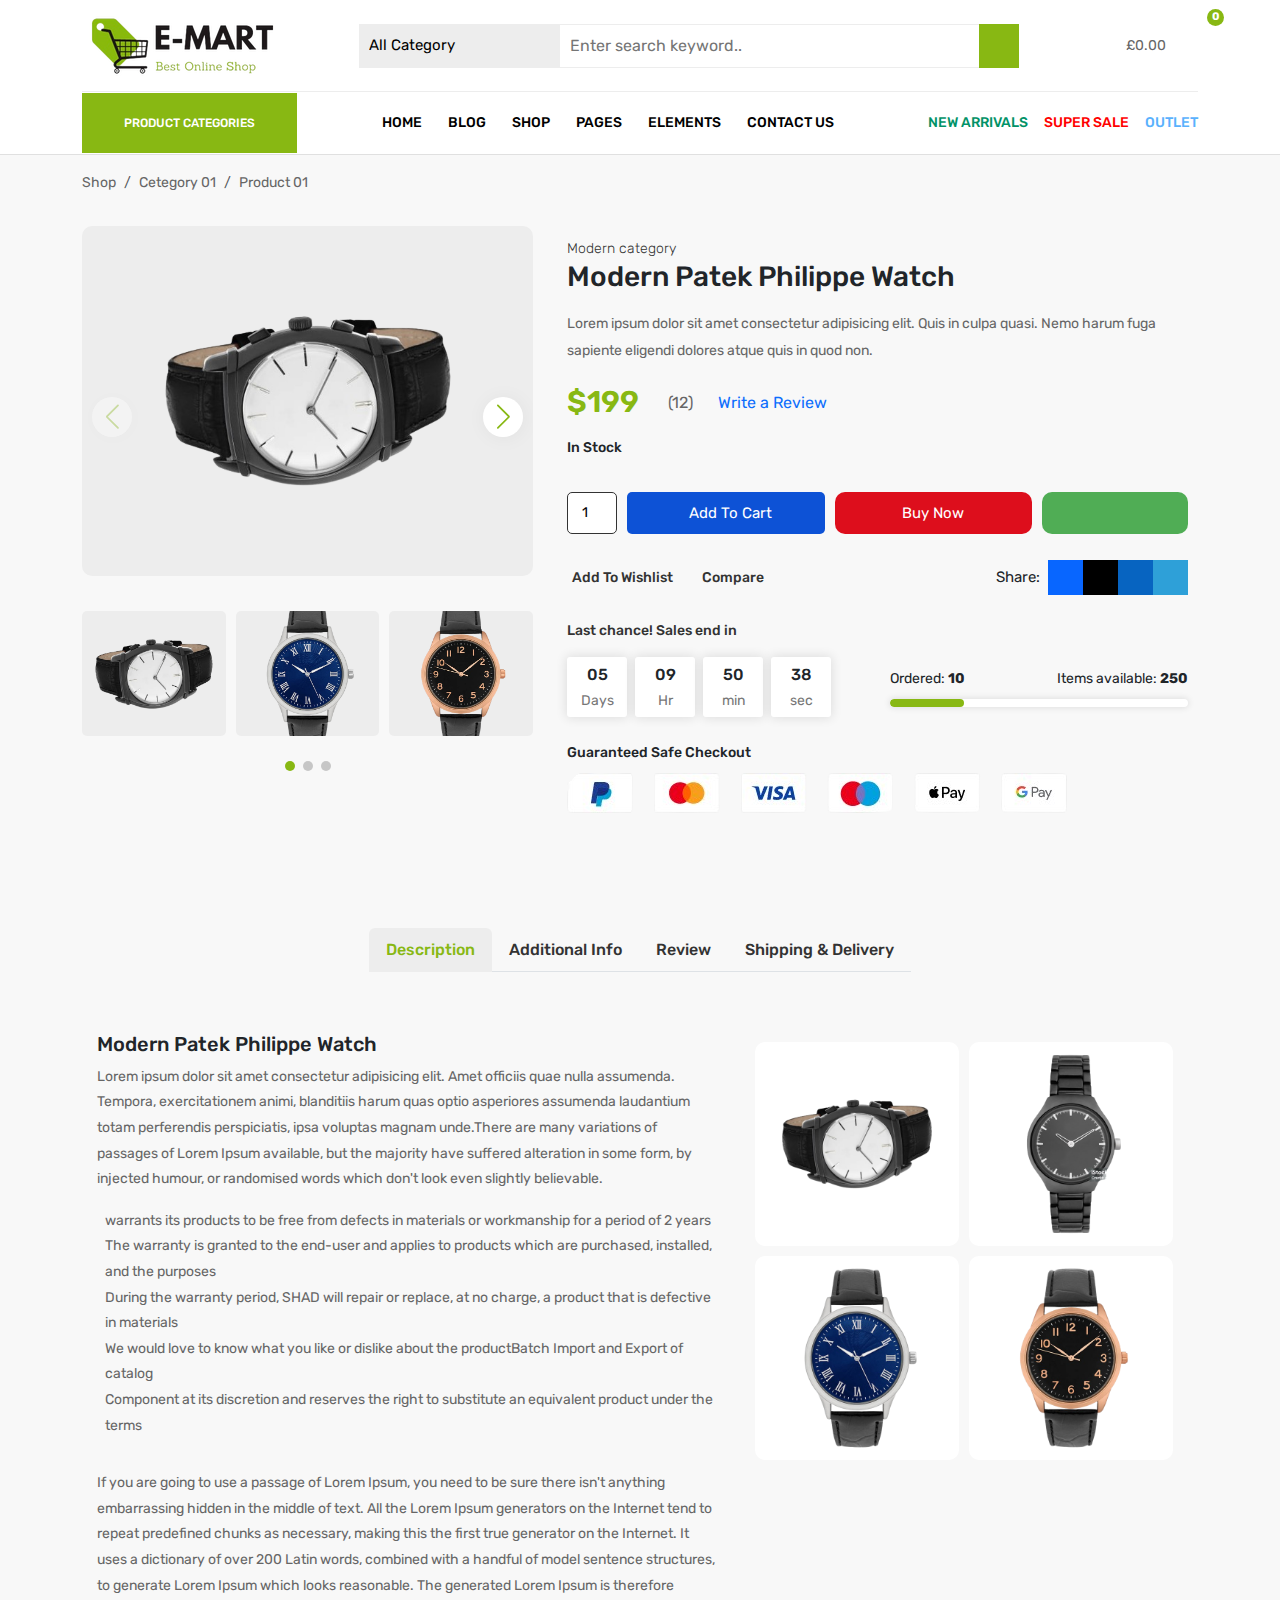
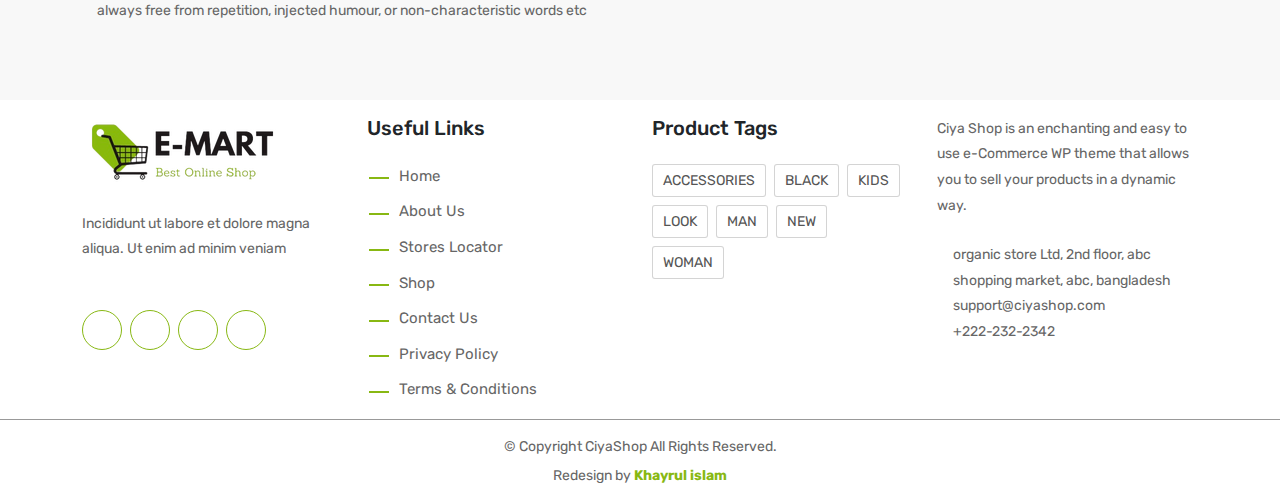
<file: product_pages/product.html>
<!DOCTYPE html>
<html lang="en">

<head>
    <meta charset="UTF-8">
    <meta name="viewport" content="width=device-width, initial-scale=1.0">
    <title>Product-02 | Organic Store</title>
    <link rel="stylesheet" href="../css/product.css">
    <link rel="stylesheet" href="../css/bootstrap.css">
    <link rel="stylesheet" href="../css/mega_menu.css">
    <link rel="stylesheet" href="../css/accordion_menu.css">
    <link rel="stylesheet" href="https://cdn.jsdelivr.net/npm/swiper@11/swiper-bundle.min.css" />
</head>

<body>
    <!--ask question popup-->
    <div class="user_question_popup">
        <div class="popup_bg"></div>
        <div class="user_form_area">
            <div class="form_close_btn">
                <a href="#"><i class="fa-solid fa-x"></i></a>
            </div>
            <div class="form_title">

                <h3><i class="fa-solid fa-file-circle-question me-2"></i> Ask a Question About This Product</h3>
            </div>
            <form action="" autocomplete="" id="user_question_form" name="user_question_form">
                <div class="form_group">
                    <label for="fullName"></label>
                    <input type="text" id="fullName" placeholder="Enter your name" required>
                </div>
                <div class="form_group">
                    <label for="userEmail"></label>
                    <input type="email" id="userEmail" placeholder="Enter your email" required>
                </div>
                <div class="form_group">
                    <label for="topic"></label>
                    <select name="topic_select" id="topic" required>
                        <option value="0" disabled selected>Select Topic</option>
                        <option value="1">How does it fit?</option>
                        <option value="1">How do you wash it?</option>
                        <option value="1">How you can get delivered?</option>
                        <option value="1">Have any guarantee of product</option>
                    </select>
                </div>
                <div class="form_group">
                    <label for="message"></label>
                    <textarea type="message" id="message" placeholder="Write your messgae..." required></textarea>
                </div>
                <div class="form_group d-flex justify-content-center ">
                    <button type="submit">Submit</button>
                </div>
            </form>
        </div>
    </div>

      <!--header section start here-->
    <!-- page bottom menu -->
    <div class="page_bottom_menu  justify-content-between align-content-center flex-wrap">
        <a class="p_btm_item col-3 p-3" href="#"><i class="fa-solid fa-house"></i></a>
        <a class="p_btm_item col-3 p-3" href="#"><i class="fa-regular fa-heart"></i> </a>
        <a class="p_btm_item col-3 p-3" href="#"><i class="fa-solid fa-user"></i></a>
        <a class="p_btm_item col-3 p-3" href="#"><i class="fa-solid fa-bag-shopping"></i></a>
      </div>
      <header id="header">
          <!--signup and sign in page popup start-->
          <div class="user_popup_container">
            <div class="container-xxl">
              <div class="user_join_popup">
                <div class="page_wrapper ">
                  <div class="row">
                    <span id="user_popup_close"><i class="fa-solid fa-x"></i></span>
                    <div class="col-12 col-md-6">
                      <div class="position-relative popup_from d-flex justify-content-center align-items-center">
                        <form name="user_form" action="" id="signup_from" autocomplete="off" class="signup_form_box">
                          <h2>Create Your Account</h2>
                          <div class="social_site">
                            <a href="#"><i class="fa-brands fa-facebook-f"></i></a>
                            <a href="#"><i class="fa-brands fa-linkedin-in"></i></a>
                            <a href="#"><i class="fa-brands fa-google-plus-g"></i></a>
                          </div>
                          <div class="d-flex justify-content-center ">
                            <span>or use your email address</span>
                          </div>
                          <div class="input_box">
                            <label for="YourName"></label>
                            <input type="name" name="name" id="YourName" placeholder="Your full name" required>
                          </div>
                          <div class="input_box">
                            <label for="input_email"></label>
                            <input type="email" name="email" id="input_email" placeholder="Your email" required>
                          </div>
                          <div class="input_box">
                            <label for="Password"></label>
                            <input type="password" name="Password" id="Password" placeholder="New Password" required>
                          </div>
                          <div class="cdt_div">
                            <div class="checkbox_ctn">
                              <label for="checkbox_input"></label>
                              <input type="checkbox" name="checkbox" id="checkbox_input"> <span>Remember me</span>
                            </div>
                            <a href="#">forgot password?</a>
                          </div>
                          <div class="login_btn">
                            <button type="submit">SIGN UP</button>
                          </div>
                          <div class="page_links">
                            <a href="#">Privacy Policy</a>
                            <a href="#">Terms & Conditions</a>
                          </div>
                        </form>
                        <div class="login_form_box" id="login_from">
                          <div class="from_title">
                            <h2>Login</h2>
                            <p>Enter your Email and Password to login.</p>
                          </div>
                          <form action="" name="login_form_area" id="login_form_area" class="login_form" autocomplete="on">
                            <input type="email" name="email" id="loginEmail" placeholder="Email">
                            <input type="password" name="password" id="loginPassword" placeholder="password">
                            <div class="optional_items mb-5">
                              <div class="remember_field">
                                <input type="checkbox" name="remember" id="remember">
                                <label for="remember">Remember me</label>
    
                              </div>
                              <div class="forget_item">
                                <a href="#">Forget your email?</a>
                              </div>
                            </div>
                            <button type="submit">Login</button>
                          </form>
                          <span class="or_devider">Or</span>
                          <div class="login_other_way">
                            <div class="single_way">
                              <div class="social-login">
                                <i class="fa-brands fa-google"></i>
                              </div>
                              <span>Connect with google</span>
                            </div>
                            <div class="single_way">
                              <div class="social-login">
                                <i class="fa-brands fa-facebook-f"></i>
                              </div>
                              <span>Connect with facebook</span>
                            </div>
                          </div>
                        </div>
                      </div>
                    </div>
                    <div class="col-12 col-md-6 pe-0">
                      <div class="msg_box_container">
                        <div class="msg_box d-flex flex-column ">
                          <div class="cir_photo">
                            <img src="../img/profile_sml.jpg" alt="profile picture">
                          </div>
                          <h3 id="user_msg">Wellcome Back!</h3>
                          <p>Login here by filling you're username and password or use your favorite social network account
                            to
                            enter to the site</p>
                          <div class="signup-login_buttons">
                            <button id="login_btn" type="submit">LOGIN</button>
                            <button id="signup_btn" type="submit">SIGN UP</button>
                          </div>
                        </div>
                      </div>
                    </div>
                  </div>
                </div>
              </div>
            </div>
          </div>
          <!--signup and sign in page popup end-->
        <!--mobile search page-->
        <div class="mobile_popup_search">
          <div class="popup_search_wrapper">
            <a href="#" class="popup_search_close" type="submit"><i class="fa-solid fa-x"></i></a>
            <form action="" name="mobile_search_form" autocomplete="off" id="mobile_search_form" class="mobile_search-bar">
              <input type="search" name="s" id="search_input" placeholder="Search for product">
              <select class="category_items ps-0">
                <option value="">All Category</option>
                <option value="">Clock</option>
                <option value="">Lighting</option>
                <option value="">Furniture</option>
                <option value="">Toy</option>
                <option value="">Fashion</option>
                <option value="">Others</option>
              </select>
              <button type="submit"><i class="fa-solid fa-magnifying-glass"></i></button>
            </form>
            <div class="popular_category">
              <h3>Most Popular Category</h3>
              <div class="popular_category_wrapper d-flex flex-wrap ">
                <a href="#" class="popular_category_title">
                  <span>Furniture</span>
                  <i class="fa-solid fa-chevron-right"></i>
                </a>
                <a href="#" class="popular_category_title">
                  <span>Accessories</span>
                  <i class="fa-solid fa-chevron-right"></i>
                </a>
                <a href="#" class="popular_category_title">
                  <span>Laptop</span>
                  <i class="fa-solid fa-chevron-right"></i>
                </a>
                <a href="#" class="popular_category_title">
                  <span>LED Signage</span>
                  <i class="fa-solid fa-chevron-right"></i>
                </a>
                <a href="#" class="popular_category_title">
                  <span>Sound Device</span>
                  <i class="fa-solid fa-chevron-right"></i>
                </a>
                <a href="#" class="popular_category_title">
                  <span>Family</span>
                  <i class="fa-solid fa-chevron-right"></i>
                </a>
                <a href="#" class="popular_category_title">
                  <span>Tablet</span>
                  <i class="fa-solid fa-chevron-right"></i>
                </a>
                <a href="#" class="popular_category_title">
                  <span>Toys</span>
                  <i class="fa-solid fa-chevron-right"></i>
                </a>
                <a href="#" class="popular_category_title">
                  <span>Cricket</span>
                  <i class="fa-solid fa-chevron-right"></i>
                </a>
                <a href="#" class="popular_category_title">
                  <span>Badminton</span>
                  <i class="fa-solid fa-chevron-right"></i>
                </a>
                <a href="#" class="popular_category_title">
                  <span>Computer</span>
                  <i class="fa-solid fa-chevron-right"></i>
                </a>
                <a href="#" class="popular_category_title">
                  <span>Air Condition</span>
                  <i class="fa-solid fa-chevron-right"></i>
                </a>
              </div>
            </div>
          </div>
        </div>
      
        <div class="container-fluid container-xl">
          <!--top header section start here-->
          <div class="top_header d-flex justify-content-between align-items-center ">
            <div class="logo">
              <a class="navbar-brand" class="img-fluid " href="./index.html"><img src="../img/logo.png" alt="./img/logo.png">
              </a>
            </div>
            <form autocomplete="on" action="" id="main_search_bar_form" class="main_search_bar d-none d-lg-flex align-content-center">
              <div class="category_area">
                <select class="category_items ps-0">
                  <option value="">All Category</option>
                  <option value="">Clock</option>
                  <option value="">Lighting</option>
                  <option value="">Furniture</option>
                  <option value="">Toy</option>
                  <option value="">Fashion</option>
                  <option value="">Others</option>
                </select>
                <div class="select_icon">
                  <i class="toggle_open fa-solid fa-caret-down"></i>
                  <i style="display: none;" class="toggle_close fa-solid fa-caret-up"></i>
                </div>
              </div>
              <div class="search_input">
                <label for="searchField"></label>
                <input type="text" name="searchField" id="searchField" placeholder="Enter search keyword.." required>
                <button type="submit"> <i class="fa-solid fa-magnifying-glass"></i></button>
              </div>
            </form>
            <div class="woocommerce_area">
              <ul class="woocommerce_options align-items-center  justify-content-end mb-0  ps-0">
                <li class="list-unstyled me-3 search_icon d-unset d-lg-none"><a href="#"><i
                      class="fa-solid fa-magnifying-glass"></i></a>
                </li>
                <li class="list-unstyled me-3"><a id="user_join_icon" href="#"><i class="fa-solid fa-user"></i></a></li>
                <li id="product_item" class="list-unstyled me-3"><a href="#"><i class="fa-solid fa-bag-shopping"></i></a>
                </li>
                <li class="list-unstyled me-3"><span>£</span>0.00</li>
                <li class="list-unstyled me-3"><a href="#"><i class="fa-solid fa-shuffle"></i></a></li>
                <li class="list-unstyled product_like_list"><a href="#"><i class="fa-regular fa-heart"></i> </a></li>
                <button class="offcanvas_icon btn d-block d-lg-none" type="button" data-bs-toggle="offcanvas"
                  data-bs-target="#offcanvasExample" aria-controls="offcanvasExample">
                  <img src="../img/bars-solid.svg" alt="./img/bars-solid.svg" srcset="">
                </button>
                <div class="offcanvas offcanvas-start" tabindex="-1" id="offcanvasExample"
                  aria-labelledby="offcanvasExampleLabel">
                  <div class="offcanvas_close_btn ">
                    <button type="button" class="btn-close" data-bs-dismiss="offcanvas" aria-label="Close"></button>
                  </div>
                  <div class="offcanvas-body pt-5">
                    <form autocomplete="on" action="" id="offcanvas_search_form"
                      class="main_search_bar mobile_search_bar d-flex d-lg-none align-content-center p-0 pb-3">
                      <div class="search_input mobile mobile_sm">
                        <label for="offcanvas_searchField"></label>
                        <input type="text" name="searchField" id="offcanvas_searchField"
                          placeholder="Enter search keyword..">
                        <button type="submit"><i class="fa-solid fa-magnifying-glass"></i></button>
                      </div>
                    </form>
                    <ul class="nav nav-pills mb-3" id="pills-tab" role="tablist">
                      <li class="nav-item col-6" role="presentation">
                        <button class="nav-link active menu_tab" id="pills-home-tab" data-bs-toggle="pill"
                          data-bs-target="#pills-home" type="button" role="tab" aria-controls="pills-home"
                          aria-selected="true">Menu</button>
                      </li>
                      <li class="nav-item col-6" role="presentation">
                        <button class="nav-link menu_tab" id="pills-profile-tab" data-bs-toggle="pill"
                          data-bs-target="#pills-profile" type="button" role="tab" aria-controls="pills-profile"
                          aria-selected="false">Categories</button>
                      </li>
                    </ul>
                    <div class="tab-content" id="pills-tabContent">
                      <div class="tab-pane fade show active" id="pills-home" role="tabpanel"
                        aria-labelledby="pills-home-tab" tabindex="0">
                        <ul class="accordion-menu">
                          <li>
                            <div class="dropdownlink"><i class="fa fa-road" aria-hidden="true"></i> <a href="../index.html">Home</a>
                              <i class="fa fa-chevron-down" aria-hidden="true"></i>
                            </div>
                            <ul class="submenuItems">
                              <li><a href="#">Home 1</a></li>
                              <li><a href="#">Home 2</a></li>
                              <li><a href="#">Home 3</a></li>
                            </ul>
                          </li>
                          <li>
                            <div class="dropdownlink"><i class="fa fa-paper-plane" aria-hidden="true"></i> Blog
                              <i class="fa fa-chevron-down" aria-hidden="true"></i>
                            </div>
                            <ul class="submenuItems">
                              <li><a href="#">Blog 1</a></li>
                              <li><a href="#">Blog 2</a></li>
                            </ul>
                          </li>
                          <li>
                            <div class="dropdownlink"><i class="fa fa-quote-left" aria-hidden="true"></i> <a href="../pages/shop.html">Shop</a>
                              <i class="fa fa-chevron-down" aria-hidden="true"></i>
                            </div>
                            <ul class="submenuItems">
                              <li class="sub">
                                <div class="dropdownlink"> Fantasy 1
                                  <i class="fa fa-chevron-down" aria-hidden="true"></i>
                                </div>
                                <ul class="submenuItems">
                                  <li><a href="#">Fantasy 2</a></li>
                                  <li><a href="#">Fantasy 3</a></li>
                                </ul>
                              </li>
                              <li><a href="#">Fantasy 2</a></li>
                              <li><a href="#">Fantasy 3</a></li>
                            </ul>
                          </li>
                          <li>
                            <div class="dropdownlink"><i class="fa fa-motorcycle" aria-hidden="true"></i> Elements
                              <i class="fa fa-chevron-down" aria-hidden="true"></i>
                            </div>
                            <ul class="submenuItems">
                              <li><a href="#">Elements 1</a></li>
                              <li><a href="#">Elements 2</a></li>
                              <li><a href="#">Elements 3</a></li>
                            </ul>
                          </li>
                          <li>
                            <div class="dropdownlink"><i class="fa fa-motorcycle" aria-hidden="true"></i> Contact Us
                            </div>
                          </li>
                        </ul>
                      </div>
                      <div class="tab-pane fade" id="pills-profile" role="tabpanel" aria-labelledby="pills-profile-tab"
                        tabindex="0">
                        <ul class="accordion-menu">
                          <li>
                            <div class="dropdownlink"><i class="fa fa-road" aria-hidden="true"></i> Category one
                            </div>
                          </li>
                          <li>
                            <div class="dropdownlink"><i class="fa fa-paper-plane" aria-hidden="true"></i> Category two
                            </div>
                          </li>
                          <li>
                            <div class="dropdownlink"><i class="fa fa-quote-left" aria-hidden="true"></i> Category
                              <i class="fa fa-chevron-down" aria-hidden="true"></i>
                            </div>
                            <ul class="submenuItems">
                              <li>
                                <div class="dropdownlink"> Category 1
                                  <i class="fa fa-chevron-down" aria-hidden="true"></i>
                                </div>
                                <ul class="submenuItems">
                                  <li><a href="#">Category 2</a></li>
                                  <li><a href="#">Category 3</a></li>
                                </ul>
                              </li>
                              <li><a href="#">Category</a></li>
                              <li><a href="#">Category</a></li>
                            </ul>
                          </li>
                          <li>
                            <div class="dropdownlink"><i class="fa fa-motorcycle" aria-hidden="true"></i> Elements
                              <i class="fa fa-chevron-down" aria-hidden="true"></i>
                            </div>
                            <ul class="submenuItems">
                              <li><a href="#">Elements 1</a></li>
                              <li><a href="#">Elements 2</a></li>
                              <li><a href="#">Elements 3</a></li>
                            </ul>
                          </li>
                          <li>
                            <div class="dropdownlink"><i class="fa fa-motorcycle" aria-hidden="true"></i> Contact Us
                            </div>
                          </li>
                          <li>
                            <div class="dropdownlink"><i class="fa fa-motorcycle" aria-hidden="true"></i> Category title
                            </div>
                          </li>
                          <li>
                            <div class="dropdownlink"><i class="fa fa-motorcycle" aria-hidden="true"></i> Category title
                            </div>
                          </li>
                          <li>
                            <div class="dropdownlink"><i class="fa fa-motorcycle" aria-hidden="true"></i> Category title
                            </div>
                          </li>
                        </ul>
                      </div>
                    </div>
                  </div>
                </div>
              </ul>
            </div>
            <!-- product cart message-->
            <div class="product_msg">
              <span>No products in the cart.</span>
            </div>
          </div>
          <!--top header section end here-->
          <nav class="navbar navbar-expand-lg justify-content-between ">
            <!-- vertical category start -->
            <div class=" vertical_category d-none d-lg-flex ">
              <div class="vertical_category_wrapper ">
                <div class="v_category_handler d-flex justify-content-between align-items-center ">
                  <i class="fa-solid fa-list mb-0 pb-0 "></i>
                  <span class="v_category_title">PRODUCT CATEGORIES</span>
                  <i class="fa-solid fa-caret-down"></i>
                </div>
                <ul id="category_list" class="v_category_items ps-0 ">
                  <li>
                    <div class="category_title">
                      <img src="../img/telephone.png" alt="telephone.png" class="img-fluid me-2">
                      <span>Electronic</span>
                      <!-- product mega menu 1 start-->
                      <div class="product_mega_menu" id="product_menu">
                        <div class="product_mega_menu_wrapper d-flex justify-content-between  p-3">
                          <div class="row flex-wrap ">
                            <div class="col-3">
                              <ul class="menu_inner_item ps-0 ">
                                <h4>Armchairs</h4>
                                <li><a href="#">Super Chir</a></li>
                                <li><a href="#">Sofa Chir</a></li>
                                <li><a href="#">Reading Chir</a></li>
                                <li><a href="#">Primaum Chir</a></li>
                              </ul>
                            </div>
                            <div class="col-3">
                              <ul class="menu_inner_item ps-0 ">
                                <h4>Computer</h4>
                                <li><a href="#">Super Chir</a></li>
                                <li><a href="#">Sofa Chir</a></li>
                                <li><a href="#">Reading Chir</a></li>
                                <li><a href="#">Primaum Chir</a></li>
                              </ul>
                            </div>
                            <div class="col-3">
                              <ul class="menu_inner_item ps-0 ">
                                <h4>Technology</h4>
                                <li><a href="#">Footstone</a></li>
                                <li><a href="#">Trolleys</a></li>
                                <li><a href="#">Shoe cabinate</a></li>
                                <li><a href="#">product demo</a></li>
                              </ul>
                            </div>
                            <div class="col-3">
                              <ul class="menu_inner_item ps-0 ">
                                <h4>Armchairs</h4>
                                <li><a href="#">Super Chir</a></li>
                                <li><a href="#">Sofa Chir</a></li>
                                <li><a href="#">Reading Chir</a></li>
                                <li><a href="#">Primaum Chir</a></li>
                              </ul>
                            </div>
                            <div class="col-3">
                              <ul class="menu_inner_item ps-0 ">
                                <h4>Technology</h4>
                                <li><a href="#">Footstone</a></li>
                                <li><a href="#">Trolleys</a></li>
                                <li><a href="#">Shoe cabinate</a></li>
                                <li><a href="#">product demo</a></li>
                              </ul>
                            </div>
                            <div class="col-3">
                              <ul class="menu_inner_item ps-0 ">
                                <h4>Telephone</h4>
                                <li><a href="#">Footstone</a></li>
                                <li><a href="#">Trolleys</a></li>
                                <li><a href="#">Shoe cabinate</a></li>
                                <li><a href="#">product demo</a></li>
                              </ul>
                            </div>
                            <div class="col-3">
                              <ul class="menu_inner_item ps-0 ">
                                <h4>Armchairs</h4>
                                <li><a href="#">Super Chir</a></li>
                                <li><a href="#">Sofa Chir</a></li>
                                <li><a href="#">Reading Chir</a></li>
                                <li><a href="#">Primaum Chir</a></li>
                              </ul>
                            </div>
                            <div class="col-3">
                              <ul class="menu_inner_item ps-0 ">
                                <h4>Technology</h4>
                                <li><a href="#">Footstone</a></li>
                                <li><a href="#">Trolleys</a></li>
                                <li><a href="#">Shoe cabinate</a></li>
                                <li><a href="#">product demo</a></li>
                              </ul>
                            </div>
                          </div>
                        </div>
                      </div>
                      <!-- product mega menu end-->
                    </div>
                    <i class="fa-solid fa-angle-right"></i>
                  </li>
                  <li>
                    <div class="category_title">
                      <img src="../img/sofa.png" alt="./img/sofa.png" class="img-fluid me-2">
                      <span>Furniture</span>
                      <!-- product mega menu 1 start-->
                      <div class="product_mega_menu" id="product_menu">
                        <div class="product_mega_menu_wrapper d-flex justify-content-between  p-3">
                          <div class="row flex-wrap ">
                            <div class="col-3">
                              <ul class="menu_inner_item ps-0 ">
                                <h4>Electronic Device</h4>
                                <li><a href="#">Small Sofas</a></li>
                                <li><a href="#">Armchairs</a></li>
                                <li><a href="#">Easy Chir</a></li>
                                <li><a href="#">Day Beds</a></li>
                              </ul>
                            </div>
                            <div class="col-3">
                              <ul class="menu_inner_item ps-0 ">
                                <h4>Armchairs</h4>
                                <li><a href="#">Super Chir</a></li>
                                <li><a href="#">Sofa Chir</a></li>
                                <li><a href="#">Reading Chir</a></li>
                                <li><a href="#">Primaum Chir</a></li>
                              </ul>
                            </div>
  
                            <div class="col-3">
                              <ul class="menu_inner_item ps-0 ">
                                <h4>Technology</h4>
                                <li><a href="#">Footstone</a></li>
                                <li><a href="#">Trolleys</a></li>
                                <li><a href="#">Shoe cabinate</a></li>
                                <li><a href="#">product demo</a></li>
                              </ul>
                            </div>
                            <div class="col-3">
                              <ul class="menu_inner_item ps-0 ">
                                <h4>Armchairs</h4>
                                <li><a href="#">Super Chir</a></li>
                                <li><a href="#">Sofa Chir</a></li>
                                <li><a href="#">Reading Chir</a></li>
                                <li><a href="#">Primaum Chir</a></li>
                              </ul>
                            </div>
                            <div class="col-3">
                              <ul class="menu_inner_item ps-0 ">
                                <h4>Armchairs</h4>
                                <li><a href="#">Super Chir</a></li>
                                <li><a href="#">Sofa Chir</a></li>
                                <li><a href="#">Reading Chir</a></li>
                                <li><a href="#">Primaum Chir</a></li>
                              </ul>
                            </div>
                            <div class="col-3">
                              <ul class="menu_inner_item ps-0 ">
                                <h4>Technology</h4>
                                <li><a href="#">Footstone</a></li>
                                <li><a href="#">Trolleys</a></li>
                                <li><a href="#">Shoe cabinate</a></li>
                                <li><a href="#">product demo</a></li>
                              </ul>
                            </div>
                            <div class="col-6">
                              <div class="menu_inner_item">
                                <img src="../img/product_ads.jpg" alt="./img/product_ads.jpg" class="img-fluid">
                              </div>
                            </div>
                          </div>
                        </div>
                      </div>
                      <!-- product mega menu end-->
                    </div>
                    <i class="fa-solid fa-angle-right"></i>
                  </li>
                  <li>
                    <div class="category_title">
                      <img src="../img/computer.png" alt="./img/computer.png" class="img-fluid me-2">
                      <span>Computer</span>
                      <!-- product mega menu 1 start-->
                      <div class="product_mega_menu" id="product_menu">
                        <div class="product_mega_menu_wrapper d-flex justify-content-between  p-3">
                          <div class="row flex-wrap ">
                            <div class="col-3">
                              <ul class="menu_inner_item ps-0 ">
                                <h4>Computer</h4>
                                <li><a href="#">Small Sofas</a></li>
                                <li><a href="#">Armchairs</a></li>
                                <li><a href="#">Easy Chir</a></li>
                                <li><a href="#">Day Beds</a></li>
                              </ul>
                            </div>
                            <div class="col-3">
                              <ul class="menu_inner_item ps-0 ">
                                <h4>Tables</h4>
                                <li><a href="#">Footstone</a></li>
                                <li><a href="#">Trolleys</a></li>
                                <li><a href="#">Shoe cabinate</a></li>
                                <li><a href="#">product demo</a></li>
                              </ul>
                            </div>
                            <div class="col-3">
                              <ul class="menu_inner_item ps-0 ">
                                <h4>Furniture</h4>
                                <li><a href="#">Tablet Device</a></li>
                                <li><a href="#">Gaming</a></li>
                                <li><a href="#">Play online</a></li>
                                <li><a href="#">Play Ground</a></li>
                              </ul>
                            </div>
                            <div class="col-3">
                              <ul class="menu_inner_item ps-0 ">
                                <h4>Armchairs</h4>
                                <li><a href="#">Super Chir</a></li>
                                <li><a href="#">Sofa Chir</a></li>
                                <li><a href="#">Reading Chir</a></li>
                                <li><a href="#">Primum Chir</a></li>
                              </ul>
                            </div>
                            <div class="col-3">
                              <ul class="menu_inner_item ps-0 ">
                                <h4>Electronic Device</h4>
                                <li><a href="#">Small Sofas</a></li>
                                <li><a href="#">Armchairs</a></li>
                                <li><a href="#">Easy Chir</a></li>
                                <li><a href="#">Day Beds</a></li>
                              </ul>
                            </div>
                            <div class="col-3">
                              <ul class="menu_inner_item ps-0 ">
                                <h4>Technology</h4>
                                <li><a href="#">Footstone</a></li>
                                <li><a href="#">Trolleys</a></li>
                                <li><a href="#">Shoe cabinate</a></li>
                                <li><a href="#">product demo</a></li>
                              </ul>
                            </div>
  
                            <div class="col-6">
                              <div class="menu_inner_item">
                                <img src="../img/product_anunc.jpg" alt="./img/product_anunc.png" class="img-fluid">
                              </div>
                            </div>
                          </div>
                        </div>
                      </div>
                      <!-- product mega menu end-->
                    </div>
                    <i class="fa-solid fa-angle-right"></i>
                  </li>
                  <li>
                    <div class="category_title">
                      <img src="../img/gardening-tools.png" alt="./img/gardening-tools.png" class="img-fluid me-2">
                      <span>Farming Tools</span>
                      <!-- product mega menu 1 start-->
                      <div class="product_mega_menu" id="product_menu">
                        <div class="product_mega_menu_wrapper d-flex justify-content-between  p-3">
                          <div class="row flex-wrap ">
                            <div class="col-3">
                              <ul class="menu_inner_item ps-0 ">
                                <h4>Armchairs</h4>
                                <li><a href="#">Super Chir</a></li>
                                <li><a href="#">Sofa Chir</a></li>
                                <li><a href="#">Reading Chir</a></li>
                                <li><a href="#">Primaum Chir</a></li>
                              </ul>
                            </div>
                            <div class="col-3">
                              <ul class="menu_inner_item ps-0 ">
                                <h4>Electronic Device</h4>
                                <li><a href="#">Small Sofas</a></li>
                                <li><a href="#">Armchairs</a></li>
                                <li><a href="#">Easy Chir</a></li>
                                <li><a href="#">Day Beds</a></li>
                              </ul>
                            </div>
                            <div class="col-3">
                              <ul class="menu_inner_item ps-0 ">
                                <h4>Technology</h4>
                                <li><a href="#">Footstone</a></li>
                                <li><a href="#">Trolleys</a></li>
                                <li><a href="#">Shoe cabinate</a></li>
                                <li><a href="#">product demo</a></li>
                              </ul>
                            </div>
                            <div class="col-3">
                              <ul class="menu_inner_item ps-0 ">
                                <h4>Armchairs</h4>
                                <li><a href="#">Super Chir</a></li>
                                <li><a href="#">Sofa Chir</a></li>
                                <li><a href="#">Reading Chir</a></li>
                                <li><a href="#">Primaum Chir</a></li>
                              </ul>
                            </div>
                            <div class="col-3">
                              <ul class="menu_inner_item ps-0 ">
                                <h4>Electronic Device</h4>
                                <li><a href="#">Small Sofas</a></li>
                                <li><a href="#">Armchairs</a></li>
                                <li><a href="#">Easy Chir</a></li>
                                <li><a href="#">Day Beds</a></li>
                              </ul>
                            </div>
                            <div class="col-6">
                              <div class="menu_inner_item">
                                <img src="../img/product_anunc.jpg" alt="../img/product_anunc.png" class="img-fluid">
                              </div>
                            </div>
                          </div>
                        </div>
                      </div>
                      <!-- product mega menu end-->
                    </div>
                    <i class="fa-solid fa-angle-right"></i>
                  </li>
                  <li>
                    <div class="category_title">
                      <img src="../img/technology.png" alt="./img/technology.png" class="img-fluid me-2">
                      <span>Instruments</span>
                      <!-- product mega menu 1 start-->
                      <div class="product_mega_menu" id="product_menu">
                        <div class="product_mega_menu_wrapper d-flex justify-content-between  p-3">
                          <div class="row flex-wrap ">
                            <div class="col-3">
                              <ul class="menu_inner_item ps-0 ">
                                <h4>Technology</h4>
                                <li><a href="#">Footstone</a></li>
                                <li><a href="#">Trolleys</a></li>
                                <li><a href="#">Shoe cabinate</a></li>
                                <li><a href="#">product demo</a></li>
                              </ul>
                            </div>
                            <div class="col-3">
                              <ul class="menu_inner_item ps-0 ">
                                <h4>Armchairs</h4>
                                <li><a href="#">Super Chir</a></li>
                                <li><a href="#">Sofa Chir</a></li>
                                <li><a href="#">Reading Chir</a></li>
                                <li><a href="#">Primaum Chir</a></li>
                              </ul>
                            </div>
                            <div class="col-3">
                              <ul class="menu_inner_item ps-0 ">
                                <h4>Electronic Device</h4>
                                <li><a href="#">Small Sofas</a></li>
                                <li><a href="#">Armchairs</a></li>
                                <li><a href="#">Easy Chir</a></li>
                                <li><a href="#">Day Beds</a></li>
                              </ul>
                            </div>
                            <div class="col-3">
                              <ul class="menu_inner_item ps-0 ">
                                <h4>Armchairs</h4>
                                <li><a href="#">Super Chir</a></li>
                                <li><a href="#">Sofa Chir</a></li>
                                <li><a href="#">Reading Chir</a></li>
                                <li><a href="#">Primaum Chir</a></li>
                              </ul>
                            </div>
                            <div class="col-3">
                              <ul class="menu_inner_item ps-0 ">
                                <h4>Technology</h4>
                                <li><a href="#">Footstone</a></li>
                                <li><a href="#">Trolleys</a></li>
                                <li><a href="#">Shoe cabinate</a></li>
                                <li><a href="#">product demo</a></li>
                              </ul>
                            </div>
                            <div class="col-3">
                              <ul class="menu_inner_item ps-0 ">
                                <h4>Armchairs</h4>
                                <li><a href="#">Super Chir</a></li>
                                <li><a href="#">Sofa Chir</a></li>
                                <li><a href="#">Reading Chir</a></li>
                                <li><a href="#">Primaum Chir</a></li>
                              </ul>
                            </div>
  
                            <div class="col-6">
                              <div class="menu_inner_item">
                                <img src="../img/product_anunc.jpg" alt="../img/product_anunc.png" class="img-fluid">
                              </div>
                            </div>
                          </div>
                        </div>
                      </div>
                      <!-- product mega menu end-->
                    </div>
                    <i class="fa-solid fa-angle-right"></i>
                  </li>
                </ul>
              </div>
            </div>
            <!-- desktop menu start here -->
            <ul id="desktop_menu" class="navbar-nav navbar-light" class="menu-main">
              <li class="nav-item "><a class="nav-link" href="../index.html">HOME</a></li>
              <li class="nav-item"><a class="nav-link" href="#">BLOG</a></li>
              <li class="nav-item menu-item-has-children">
                <a href="../pages/shop.html" class="nav-link">SHOP <i class="fa fa-angle-down"></i></a>
                <div class="sub-menu mega-menu mega-menu-column-4 ">
                  <div class="list-item">
                    <h4 class="title">SHOP LAYOUT</h4>
                    <ul class="ps-0 mt-3">
                      <li><a href="#">Sticky Gallery No Sidebar</a></li>
                      <li><a href="#">Product List</a></li>
                      <li><a href="#">Product List</a></li>
                      <li><a href="#">Product List</a></li>
                      <li><a href="#">Product List</a></li>
                      <li><a href="#">Sticky Gallery No Sidebar</a></li>
                      <li><a href="#">Product List</a></li>
                      <li><a href="#">Product List</a></li>
                      <li><a href="#">Product List</a></li>
                    </ul>
                  </div>
                  <div class="list-item">
                    <h4 class="title">PRODUCT PAGES</h4>
                    <ul class="ps-0 mt-3">
                      <li><a href="#">Product List</a></li>
                      <li><a href="#">Product List</a></li>
                      <li><a href="#">Sticky Gallery No Sidebar</a></li>
                      <li><a href="#">Product List</a></li>
                      <li><a href="#">Sticky Gallery No Sidebar</a></li>
                      <li><a id="sale" href="#">Product List</a></li>
                      <li><a href="#">Product List</a></li>
                      <li><a href="#">Product List</a></li>
                      <li><a href="#">Sticky Gallery No Sidebar </a></li>
                    </ul>
                  </div>
                  <div class="list-item">
                    <h4 class="title">PRODUCT FEATURES</h4>
                    <ul class="ps-0 mt-3">
                      <li><a href="#">Product List</a></li>
                      <li><a href="#">Product List</a></li>
                      <li><a href="#">Product List</a></li>
                      <li><a id="hot_sale" href="#">Product List</a></li>
                      <li><a href="#">Sticky Gallery No Sidebart</a></li>
                      <li><a href="#">Sticky Gallery No Sidebar</a></li>
                      <li><a id="sale" href="#">Product List</a></li>
                      <li><a href="#">Product List</a></li>
                    </ul>
                  </div>
                  <div class="list-item">
                    <h4 class="title">WOOCOMMERCE</h4>
                    <ul class="ps-0 mt-3">
                      <li><a href="#">Product List</a></li>
                      <li><a href="#">Sticky Gallery No Sidebar</a></li>
                      <li><a href="#">Product List</a></li>
                      <li><a id="sale" href="#">Sticky Gallery No Sidebar</a></li>
                      <li><a href="#">Product List</a></li>
                      <li><a href="#">Product List</a></li>
                    </ul>
                  </div>
                  <div class="list-item">
                    <h4 class="title">SHOP PAGES</h4>
                    <ul class="ps-0 mt-3">
                      <li><a href="#">Sticky Gallery No Sidebar</a></li>
                      <li><a href="#">Product List</a></li>
                      <li><a href="#">Product List</a></li>
                      <li><a href="#">Sticky Gallery No </a></li>
                      <li><a href="#">Sticky Gallery No Sidebar</a></li>
                    </ul>
                  </div>
                </div>
              </li>
              <li class="nav-item menu-item-has-children">
                <a href="#" class="nav-link">PAGES <i class="fa fa-angle-down"></i></a>
                <div class="sub-menu mega-menu mega-menu-column-4 row">
                  <div class="list-item col-3">
                    <h4 class="title">BASIC PAGES</h4>
                    <ul class="ps-0 mt-3">
                      <li><a href="#">Sticky Gallery No Sidebar</a></li>
                      <li><a href="#">Product List</a></li>
                      <li><a href="#">Product List</a></li>
                      <li><a href="#">Product List</a></li>
                      <li><a href="#">Product List</a></li>
                      <li><a href="#">Sticky Gallery No Sidebar</a></li>
                      <li><a href="#">Product List</a></li>
                      <li><a href="#">Product List</a></li>
                      <li><a href="#">Product List</a></li>
                    </ul>
                  </div>
                  <div class="list-item col-3">
                    <h4 class="title">INFORMATION PAGES</h4>
                    <ul class="ps-0 mt-3">
                      <li><a href="#">Product List</a></li>
                      <li><a href="#">Product List</a></li>
                      <li><a href="#">Sticky Gallery No Sidebar</a></li>
                      <li><a href="#">Product List</a></li>
                      <li><a href="#">Sticky Gallery No Sidebar</a></li>
                      <li><a href="#">Product List</a></li>
                      <li><a href="#">Product List</a></li>
                      <li><a href="#">Product List</a></li>
                      <li><a href="#">Sticky Gallery No Sidebar </a></li>
                    </ul>
                  </div>
                  <div class="list-item col-3">
                    <h4 class="title">ADDITIONAL PAGE</h4>
                    <ul class="ps-0 mt-3">
                      <li><a href="#">Product List</a></li>
                      <li><a href="#">Sticky Gallery No Sidebar</a></li>
                      <li><a href="#">Product List</a></li>
                      <li><a href="#">Sticky Gallery No Sidebar</a></li>
                    </ul>
                  </div>
                  <div class="list-item col-3">
                    <h4 class="title">PORTFOLIO</h4>
                    <ul class="ps-0 mt-3">
                      <li><a href="#">Sticky Gallery No Sidebar</a></li>
                      <li><a href="#">Product List</a></li>
                      <li><a href="#">Product List</a></li>
                      <li><a href="#">Sticky Gallery No </a></li>
                      <li><a href="#">Sticky Gallery No Sidebar</a></li>
                    </ul>
                  </div>
                </div>
              </li>
              <li class="nav-item menu-item-has-children">
                <a href="#" class="nav-link">ELEMENTS <i class="fa fa-angle-down"></i></a>
                <div class="sub-menu mega-menu mega-menu-column-4 row">
                  <div class="list-item col-3">
                    <h4 class="title">CIYA ELEMENTS 01</h4>
                    <ul class="ps-0 mt-3">
                      <li><a href="#">Sticky Gallery No Sidebar</a></li>
                      <li><a href="#">Product List</a></li>
                      <li><a href="#">Product List</a></li>
                      <li><a href="#">Product List</a></li>
                      <li><a href="#">Product List</a></li>
                      <li><a href="#">Sticky Gallery No Sidebar</a></li>
                      <li><a href="#">Product List</a></li>
                      <li><a href="#">Product List</a></li>
                      <li><a href="#">Product List</a></li>
                    </ul>
                  </div>
                  <div class="list-item col-3">
                    <h4 class="title">CIYA ELEMENTS 02</h4>
                    <ul class="ps-0 mt-3">
                      <li><a href="#">Product List</a></li>
                      <li><a href="#">Product List</a></li>
                      <li><a href="#">Sticky Gallery No Sidebar</a></li>
                      <li><a href="#">Product List</a></li>
                      <li><a href="#">Sticky Gallery No Sidebar</a></li>
                      <li><a href="#">Product List</a></li>
                      <li><a href="#">Product List</a></li>
                      <li><a href="#">Product List</a></li>
                      <li><a href="#">Sticky Gallery No Sidebar </a></li>
                    </ul>
                  </div>
                  <div class="list-item col-3">
                    <h4 class="title">CIYA ELEMENTS 03</h4>
                    <ul class="ps-0 mt-3">
                      <li><a href="#">Product List</a></li>
                      <li><a href="#">Sticky Gallery No Sidebar</a></li>
                      <li><a href="#">Product List</a></li>
                      <li><a href="#">Sticky Gallery No Sidebar</a></li>
                      <li><a href="#">Product List</a></li>
                      <li><a href="#">Product List</a></li>
                    </ul>
                  </div>
                  <div class="list-item col-3">
                    <h4 class="title">CIYA ELEMENTS 04</h4>
                    <ul class="ps-0 mt-3">
                      <li><a href="#">Sticky Gallery No Sidebar</a></li>
                      <li><a href="#">Product List</a></li>
                      <li><a href="#">Product List</a></li>
                      <li><a href="#">Sticky Gallery No </a></li>
                      <li><a href="#">Sticky Gallery No Sidebar</a></li>
                    </ul>
                  </div>
                </div>
              </li>
              <li class="nav-item"><a class="nav-link" href="#">CONTACT US</a></li>
            </ul>
            <!-- desktop menu end here -->
            <div class="link_menu d-none d-lg-flex align-items-center  justify-content-end  ">
              <ul class="d-flex justify-content-between align-items-center   ps-0 mb-0 ">
                <li class="list-unstyled me-3"><a href="#">New Arrivals</a></li>
                <li class="list-unstyled me-3"><a href="#">Super Sale</a></li>
                <li class="list-unstyled "><a href="#">Outlet</a></li>
              </ul>
            </div>
          </nav>
        </div>
      </header>
    <section id="single_product_page">
        <div class="container-fluid container-xl">
            <div class="breadcrumb_items breadcrumb ">
                <ul class="ps-0 ">
                    <li class="list-unstyled breadcrumb-item ">Shop</li>
                    <li class="list-unstyled breadcrumb-item">Cetegory 01</li>
                    <li class="list-unstyled breadcrumb-item">Product 01</li>
                </ul>
            </div>
            <div class="about_product">
                <div class="row">
                    <div class="col-12 col-md-5">
                        <div class="product_slider">
                            <!-- Swiper -->
                            <div class="swiper mySwiper2">
                                <div class="swiper-wrapper">
                                    <div class="swiper-slide ">
                                        <div class="img_area">
                                            <img class="img-fluid " src="../img/4g.png" alt="../img/4g.png" />
                                        </div>
                                    </div>   
                                    <div class="swiper-slide ">
                                        <div class="img_area">
                                            <img class="img-fluid " src="../img/4i.png" alt="../img/4i.png" />
                                        </div>
                                    </div>
                                    <div class="swiper-slide">
                                        <div class=" img_area">
                                            <img class="img-fluid " src="../img/4j.png" alt="../img/4j.png" />
                                        </div>
                                    </div>
                                    <div class="swiper-slide">
                                        <div class=" img_area">
                                            <img class="img-fluid " src="../img/4k.png" alt="../img/4k.png" />
                                        </div>
                                    </div>
                                    <div class="swiper-slide">
                                        <div class=" img_area">
                                            <img class="img-fluid " src="../img/4f.png" alt="../img/4f.png" />
                                        </div>
                                    </div>
                                </div>
                                <div class="swiper-button-next swiper-button-next2 custom-color"></div>
                                <div class="swiper-button-prev swiper-button-prev2 custom-color"></div>
                            </div>
                            <div thumbsSlider="" class="swiper mySwiper3 thumbs-slider">
                                <div class="swiper-wrapper">
                                    <div class="swiper-slide">
                                        <img class="img-fluid " src="../img/4g.png" alt="../img/p1.png" />
                                    </div>
                                    <div class="swiper-slide">
                                        <img class="img-fluid " src="../img/4i.png" alt="../img/p2.png" />
                                    </div>
                                    <div class="swiper-slide">
                                        <img class="img-fluid " src="../img/4j.png" alt="../img/p3.png" />
                                    </div>
                                    <div class="swiper-slide">
                                        <img class="img-fluid " src="../img/4k.png" alt="../img/p5.png" />
                                    </div>
                                    <div class="swiper-slide">
                                        <img class="img-fluid " src="../img/4f.png" alt="../img/p6.png" />
                                    </div>
                                </div>
                                <div class="swiper-pagination swiper-pagination3"></div>
                            </div>
                        </div>
                    </div>
                    <div class="col-12 col-md-7">
                        <div class="product_page_wrapper">
                            <div class="product_page_details">
                                <a href="#">Modern category</a>
                                <h3>Modern Patek Philippe Watch</h3>
                                <p class="mt-3">Lorem ipsum dolor sit amet consectetur adipisicing elit. Quis in culpa
                                    quasi. Nemo harum fuga sapiente eligendi dolores atque quis in quod non.</p>
                                <div class="review_price d-flex flex-wrap  ">
                                    <span class="price me-4">$199</span>
                                    <div class="review_short_info d-flex align-items-center ">
                                        <div class="review_star">
                                            <i class="fa-solid fa-star"></i>
                                            <i class="fa-solid fa-star"></i>
                                            <i class="fa-solid fa-star"></i>
                                            <i class="fa-solid fa-star-half-stroke"></i>
                                            <i class="fa-regular fa-star"></i>
                                            <span class="total_review">(12)</span>
                                        </div>
                                        <a href="#Review" class="user_review">Write a Review</a>
                                    </div>
                                </div>
                                <strong><span><i class="fa-solid fa-check"></i></span> In Stock</strong>

                                <div class="view_bottom">
                                    <div class="cart_count d-flex">
                                        <input type="number" min="1" value="1">
                                    </div>
                                    <div class="cart_button d-flex align-items-center justify-content-center ">
                                        <span><i class="fa-solid fa-cart-plus"></i></span>
                                        <button class="d-none d-sm-flex ">Add To Cart</button>
                                    </div>
                                    <div class="popup__option">
                                        <span><i class="fa-solid fa-bag-shopping"></i></span><a href="#" class="d-none d-sm-grid  ">Buy Now</a>
                                    </div>
                                    <div class="popup__option popup__option2 question_button">
                                        <a href="#"><i class="fa-solid fa-question"></i></a>
                                    </div>
                                </div>
                            </div>
                            <div class="woo_share my-3 ">
                                <div class="row align-items-center ">
                                    <div class="col-12 col-lg-7">
                                        <div class="wishlist_compare mb-4 mb-lg-0 d-flex align-items-center">
                                            <a class="me-4" href=""><i class="fa-regular fa-heart"></i>Add To
                                                Wishlist</a>
                                            <a href=""><i class="fa-solid fa-shuffle"></i> Compare</a>
                                        </div>
                                    </div>
                                    <div class="col-12 col-lg-5 justify-content-start justify-content-lg-end  ">
                                        <div
                                            class="social_box d-flex align-items-center justify-content-start justify-content-lg-end ">
                                            <span class="me-2">Share: </span>
                                            <div class="social_links d-flex align-items-center ">
                                                <a href=""><i class="fa-brands fa-facebook-f"></i></a>
                                                <a href=""><i class="fa-brands fa-x-twitter"></i></a>
                                                <a href=""><i class="fa-brands fa-linkedin"></i></a>
                                                <a href=""><i class="fa-brands fa-telegram"></i></a>
                                            </div>

                                        </div>
                                    </div>
                                </div>
                            </div>
                            <div class="offer_area  mb-4 mb-lg-0">
                                <span class="mb-3 d-block ">Last chance! Sales end in</span>
                                <div class="offer_timer">
                                    <div class="row align-items-center">
                                        <div class="col-12 col-lg-6">
                                            <div class="timer d-flex align-items-center mb-4 mb-lg-0 ">
                                                <div class="timer_box me-2">
                                                    <b class="day">05</b><span>Days</span>
                                                </div>
                                                <div class="timer_box me-2">
                                                    <b class="hours">09</b><span>Hr</span>
                                                </div>
                                                <div class="timer_box me-2">
                                                    <b class="minutes">50</b><span>min</span>
                                                </div>
                                                <div class="timer_box">
                                                    <b class="second">38</b><span>sec</span>
                                                </div>
                                            </div>
                                        </div>
                                        <div class="col-12 col-lg-6">
                                            <div class="product_qty">
                                                <div class="qty_title d-flex justify-content-between  ">
                                                    <p>Ordered: <b class="sold_product_number">10</b></p>
                                                    <p>Items available: <b class="sold_product_number">250</b></p>
                                                </div>
                                                <div class="qty_progress">
                                                    <div class="stroked"></div>
                                                </div>
                                            </div>
                                        </div>
                                    </div>
                                </div>
                            </div>
                            <div class="checkout_systems">
                                <div class="chekout_title">
                                    <span>Guaranteed Safe Checkout</span>
                                </div>
                                <div class="checkout_img">
                                    <img src="../img/checkout_methods.png" alt="" class="img-fluid">
                                </div>
                            </div>
                        </div>
                    </div>
                </div>
            </div>
            <div class="product_details_tabs">
                <div class="tab_container d-flex justify-content-center ">
                    <ul class="nav nav-tabs" id="myTab" role="tablist">
                        <li class="nav-item" role="presentation">
                            <button class="nav-link active" id="Description-tab" data-bs-toggle="tab"
                                data-bs-target="#Description" type="button" role="tab" aria-controls="Description"
                                aria-selected="true">Description</button>
                        </li>
                        <li class="nav-item" role="presentation">
                            <button class="nav-link" id="Additional-tab" data-bs-toggle="tab"
                                data-bs-target="#Additional" type="button" role="tab" aria-controls="Additional"
                                aria-selected="false">Additional
                                Info</button>
                        </li>
                        <li class="nav-item" role="presentation">
                            <button class="nav-link" id="Review-tab" data-bs-toggle="tab" data-bs-target="#Review"
                                type="button" role="tab" aria-controls="Review" aria-selected="false">Review</button>
                        </li>
                        <li class="nav-item" role="presentation">
                            <button class="nav-link" id="shop_delivary-tab" data-bs-toggle="tab"
                                data-bs-target="#shop_delivary" type="button" role="tab" aria-controls="Brand"
                                aria-selected="false">Shipping & Delivery</button>
                        </li>
                    </ul>
                </div>
                <div class="tab-content" id="myTabContent">
                    <div class="tab-pane fade show active" id="Description" role="tabpanel"
                        aria-labelledby="Description-tab" tabindex="0">
                        <div class="description_tab">
                            <div class="row">
                                <div class="col-12 col-md-7">
                                    <div class="product_description">
                                        <h3>Modern Patek Philippe Watch</h3>
                                        <p>Lorem ipsum dolor sit amet consectetur adipisicing elit. Amet officiis quae
                                            nulla
                                            assumenda. Tempora, exercitationem animi, blanditiis harum quas optio
                                            asperiores
                                            assumenda laudantium totam perferendis perspiciatis, ipsa voluptas magnam
                                            unde.There are
                                            many variations of passages of Lorem Ipsum available, but the majority have
                                            suffered
                                            alteration in some form, by injected humour, or randomised words which don't
                                            look even
                                            slightly believable.
                                        </p>
                                        <ul class="ps-0">
                                            <li class="list-unstyled d-flex gap-2"><span class="check_icon d-block ">
                                                    <i class="fa-solid fa-check"></i>
                                                </span><span class="item_info">
                                                    warrants its products to be free from defects in materials or
                                                    workmanship for a period of 2 years
                                                </span></li>
                                            <li class="list-unstyled d-flex gap-2">
                                                <div class="check_icon ">
                                                    <i class="fa-solid fa-check"></i>
                                                </div>
                                                <div class="item_info">
                                                    The warranty is granted to the end-user and applies to products
                                                    which
                                                    are purchased, installed, and the purposes
                                                </div>
                                            </li>
                                            <li class="list-unstyled d-flex gap-2">
                                                <div class="check_icon ">
                                                    <i class="fa-solid fa-check"></i>
                                                </div>
                                                <div class="item_info">
                                                    During the warranty period, SHAD will repair or replace, at no
                                                    charge, a
                                                    product that is defective in materials
                                                </div>
                                            </li>
                                            <li class="list-unstyled d-flex gap-2">
                                                <div class="check_icon ">
                                                    <i class="fa-solid fa-check"></i>
                                                </div>
                                                <div class="item_info">
                                                    We would love to know what you like or dislike about the
                                                    productBatch
                                                    Import and Export of catalog
                                                </div>
                                            </li>
                                            <li class="list-unstyled d-flex gap-2">
                                                <div class="check_icon ">
                                                    <i class="fa-solid fa-check"></i>
                                                </div>
                                                <div class="item_info">
                                                    Component at its discretion and reserves the right to substitute an
                                                    equivalent product under the terms
                                                </div>
                                            </li>
                                        </ul>
                                        
                                    </div>
                                </div>
                               
                                <div class="col-12 col-md-5">
                                    <div class="product_details_image">
                                        <img src="../img/4g.png" alt="">
                                        <img src="../img/4h.png" alt="">
                                        <img src="../img/4i.png" alt="">
                                        <img src="../img/4j.png" alt="">
                                    </div>
                                </div>
                                <div class="col-12 col-md-7">
                                    <p class="mt-4 mt-md-0">If you are going to use a passage of Lorem Ipsum, you need to be sure there
                                        isn't
                                        anything embarrassing hidden in the middle of text. All the Lorem Ipsum
                                        generators on
                                        the Internet tend to repeat predefined chunks as necessary, making this the
                                        first true
                                        generator on the Internet. It uses a dictionary of over 200 Latin words,
                                        combined with a
                                        handful of model sentence structures, to generate Lorem Ipsum which looks
                                        reasonable.
                                        The generated Lorem Ipsum is therefore always free from repetition, injected
                                        humour, or
                                        non-characteristic words etc </p>
                                </div>
                            </div>
                        </div>
                    </div>
                    <div class="tab-pane fade" id="Additional" role="tabpanel" aria-labelledby="Additional-tab"
                        tabindex="0">
                        <div class="product_details_table">
                            <table>
                                <tr>
                                    <td>Brand</td>
                                    <td>Patek Philippe</td>
                                </tr>
                                <tr>
                                    <td>Country</td>
                                    <td>Japan</td>
                                </tr>
                                <tr>
                                    <td>Color</td>
                                    <td>Black, Blue</td>
                                </tr>
                                <tr>
                                    <td>Model</td>
                                    <td>SW-23k Patek</td>
                                </tr>
                                <tr>
                                    <td>Material</td>
                                    <td>Stainless Steel</td>
                                </tr>
                            </table>
                        </div>
                    </div>
                    <div class="tab-pane fade" id="Review" role="tabpanel" aria-labelledby="Review-tab" tabindex="0">
                        <div class="review_tab">
                            <h3>Customer Reviews</h3>
                            <div class="review_slider">
                                <div class="swiper mySwiper">
                                    <div class="swiper-wrapper">
                                        <div class="swiper-slide d-flex justify-content-center ">
                                            <div class="single_review">
                                                <p class="customer_review_title">Look great very ease to wear and
                                                    comfortable!</p>
                                                <div class="row">
                                                    <div class="col-12 col-md-5">
                                                        <div class="review_box d-table ">
                                                            <div class="category_review d-table-row  ">
                                                                <span class="d-table-cell pe-3">Quality</span>
                                                                <div class="review_star ms-3 d-table-cell">
                                                                    <i class="fa-solid fa-star"></i>
                                                                    <i class="fa-solid fa-star"></i>
                                                                    <i class="fa-solid fa-star"></i>
                                                                    <i class="fa-solid fa-star"></i>
                                                                    <i class="fa-solid fa-star"></i>
                                                                </div>
                                                            </div>
                                                            <div class="category_review d-table-row  ">
                                                                <span class="d-table-cell pe-3">Value</span>
                                                                <div class="review_star ms-3 d-table-cell">
                                                                    <i class="fa-solid fa-star"></i>
                                                                    <i class="fa-solid fa-star"></i>
                                                                    <i class="fa-solid fa-star"></i>
                                                                    <i class="fa-solid fa-star"></i>
                                                                    <i class="fa-solid fa-star"></i>
                                                                </div>
                                                            </div>
                                                            <div class="category_review d-table-row  ">
                                                                <span class="d-table-cell pe-3">Price</span>
                                                                <div class="review_star ms-3 d-table-cell">
                                                                    <i class="fa-solid fa-star"></i>
                                                                    <i class="fa-solid fa-star"></i>
                                                                    <i class="fa-solid fa-star"></i>
                                                                    <i class="fa-solid fa-star"></i>
                                                                    <i class="fa-solid fa-star"></i>
                                                                </div>
                                                            </div>
                                                        </div>
                                                    </div>
                                                    <div class="col-12 col-md-7">
                                                        <div class="review_guid mt-4 mt-md-0">
                                                            <div class="review_guid_content">
                                                                <p>We would love to know what you like or dislike about
                                                                    the product. Share your opinion on product quality,
                                                                    appearance, installation, and other characteristics.
                                                                </p>
                                                            </div>
                                                            <div class="review_info d-flex justify-content-between ">
                                                                <p><i class="fa-solid fa-user"></i> <span
                                                                        class="reviewer_name">khayrul</span></p>
                                                                <p><i class="fa-solid fa-calendar-days"></i> <span
                                                                        class="review_date">12/29/2023</span></p>
                                                            </div>
                                                        </div>
                                                    </div>
                                                </div>
                                            </div>
                                        </div>
                                        <div class="swiper-slide d-flex justify-content-center ">
                                            <div class="single_review">
                                                <p class="customer_review_title">Look great very ease to wear and
                                                    comfortable!</p>
                                                <div class="row">
                                                    <div class="col-12 col-md-5">
                                                        <div class="review_box d-table ">
                                                            <div class="category_review d-table-row  ">
                                                                <span class="d-table-cell pe-3">Quality</span>
                                                                <div class="review_star ms-3 d-table-cell">
                                                                    <i class="fa-solid fa-star"></i>
                                                                    <i class="fa-solid fa-star"></i>
                                                                    <i class="fa-solid fa-star"></i>
                                                                    <i class="fa-solid fa-star"></i>
                                                                    <i class="fa-solid fa-star"></i>
                                                                </div>
                                                            </div>
                                                            <div class="category_review d-table-row  ">
                                                                <span class="d-table-cell pe-3">Value</span>
                                                                <div class="review_star ms-3 d-table-cell">
                                                                    <i class="fa-solid fa-star"></i>
                                                                    <i class="fa-solid fa-star"></i>
                                                                    <i class="fa-solid fa-star"></i>
                                                                    <i class="fa-solid fa-star"></i>
                                                                    <i class="fa-solid fa-star"></i>
                                                                </div>
                                                            </div>
                                                            <div class="category_review d-table-row  ">
                                                                <span class="d-table-cell pe-3">Price</span>
                                                                <div class="review_star ms-3 d-table-cell">
                                                                    <i class="fa-solid fa-star"></i>
                                                                    <i class="fa-solid fa-star"></i>
                                                                    <i class="fa-solid fa-star"></i>
                                                                    <i class="fa-solid fa-star"></i>
                                                                    <i class="fa-solid fa-star"></i>
                                                                </div>
                                                            </div>
                                                        </div>
                                                    </div>
                                                    <div class="col-12 col-md-7">
                                                        <div class="review_guid">
                                                            <div class="review_guid_content">
                                                                <p>We would love to know what you like or dislike about
                                                                    the product. Share your opinion on product quality,
                                                                    appearance, installation, and other characteristics.
                                                                </p>
                                                            </div>
                                                            <div class="review_info d-flex justify-content-between ">
                                                                <p><i class="fa-solid fa-user"></i> <span
                                                                        class="reviewer_name">khayrul</span></p>
                                                                <p><i class="fa-solid fa-calendar-days"></i> <span
                                                                        class="review_date">12/29/2023</span></p>
                                                            </div>
                                                        </div>
                                                    </div>
                                                </div>
                                            </div>
                                        </div>
                                        <div class="swiper-slide d-flex justify-content-center ">
                                            <div class="single_review">
                                                <p class="customer_review_title">Look great very ease to wear and
                                                    comfortable!</p>
                                                <div class="row">
                                                    <div class="col-12 col-md-5">
                                                        <div class="review_box d-table ">
                                                            <div class="category_review d-table-row  ">
                                                                <span class="d-table-cell pe-3">Quality</span>
                                                                <div class="review_star ms-3 d-table-cell">
                                                                    <i class="fa-solid fa-star"></i>
                                                                    <i class="fa-solid fa-star"></i>
                                                                    <i class="fa-solid fa-star"></i>
                                                                    <i class="fa-solid fa-star"></i>
                                                                    <i class="fa-solid fa-star"></i>
                                                                </div>
                                                            </div>
                                                            <div class="category_review d-table-row  ">
                                                                <span class="d-table-cell pe-3">Value</span>
                                                                <div class="review_star ms-3 d-table-cell">
                                                                    <i class="fa-solid fa-star"></i>
                                                                    <i class="fa-solid fa-star"></i>
                                                                    <i class="fa-solid fa-star"></i>
                                                                    <i class="fa-solid fa-star"></i>
                                                                    <i class="fa-solid fa-star"></i>
                                                                </div>
                                                            </div>
                                                            <div class="category_review d-table-row  ">
                                                                <span class="d-table-cell pe-3">Price</span>
                                                                <div class="review_star ms-3 d-table-cell">
                                                                    <i class="fa-solid fa-star"></i>
                                                                    <i class="fa-solid fa-star"></i>
                                                                    <i class="fa-solid fa-star"></i>
                                                                    <i class="fa-solid fa-star"></i>
                                                                    <i class="fa-solid fa-star"></i>
                                                                </div>
                                                            </div>
                                                        </div>
                                                    </div>
                                                    <div class="col-12 col-md-7">
                                                        <div class="review_guid">
                                                            <div class="review_guid_content">
                                                                <p>We would love to know what you like or dislike about
                                                                    the product. Share your opinion on product quality,
                                                                    appearance, installation, and other characteristics.
                                                                </p>
                                                            </div>
                                                            <div class="review_info d-flex justify-content-between ">
                                                                <p><i class="fa-solid fa-user"></i> <span
                                                                        class="reviewer_name">khayrul</span></p>
                                                                <p><i class="fa-solid fa-calendar-days"></i> <span
                                                                        class="review_date">12/29/2023</span></p>
                                                            </div>
                                                        </div>
                                                    </div>
                                                </div>
                                            </div>
                                        </div>
                                        <div class="swiper-slide d-flex justify-content-center ">
                                            <div class="single_review">
                                                <p class="customer_review_title">Look great very ease to wear and
                                                    comfortable!</p>
                                                <div class="row">
                                                    <div class="col-12 col-md-5">
                                                        <div class="review_box d-table ">
                                                            <div class="category_review d-table-row  ">
                                                                <span class="d-table-cell pe-3">Quality</span>
                                                                <div class="review_star ms-3 d-table-cell">
                                                                    <i class="fa-solid fa-star"></i>
                                                                    <i class="fa-solid fa-star"></i>
                                                                    <i class="fa-solid fa-star"></i>
                                                                    <i class="fa-solid fa-star"></i>
                                                                    <i class="fa-solid fa-star"></i>
                                                                </div>
                                                            </div>
                                                            <div class="category_review d-table-row  ">
                                                                <span class="d-table-cell pe-3">Value</span>
                                                                <div class="review_star ms-3 d-table-cell">
                                                                    <i class="fa-solid fa-star"></i>
                                                                    <i class="fa-solid fa-star"></i>
                                                                    <i class="fa-solid fa-star"></i>
                                                                    <i class="fa-solid fa-star"></i>
                                                                    <i class="fa-solid fa-star"></i>
                                                                </div>
                                                            </div>
                                                            <div class="category_review d-table-row  ">
                                                                <span class="d-table-cell pe-3">Price</span>
                                                                <div class="review_star ms-3 d-table-cell">
                                                                    <i class="fa-solid fa-star"></i>
                                                                    <i class="fa-solid fa-star"></i>
                                                                    <i class="fa-solid fa-star"></i>
                                                                    <i class="fa-solid fa-star"></i>
                                                                    <i class="fa-solid fa-star"></i>
                                                                </div>
                                                            </div>
                                                        </div>
                                                    </div>
                                                    <div class="col-12 col-md-7">
                                                        <div class="review_guid">
                                                            <div class="review_guid_content">
                                                                <p>We would love to know what you like or dislike about
                                                                    the product. Share your opinion on product quality,
                                                                    appearance, installation, and other characteristics.
                                                                </p>
                                                            </div>
                                                            <div class="review_info d-flex justify-content-between ">
                                                                <p><i class="fa-solid fa-user"></i> <span
                                                                        class="reviewer_name">khayrul</span></p>
                                                                <p><i class="fa-solid fa-calendar-days"></i> <span
                                                                        class="review_date">12/29/2023</span></p>
                                                            </div>
                                                        </div>
                                                    </div>
                                                </div>
                                            </div>
                                        </div>
                                    </div>
                                    <div class="swiper-button-next"></div>
                                    <div class="swiper-button-prev"></div>
                                    <div class="swiper-pagination"></div>
                                </div>
                            </div>
                            <div class="review_add_area">
                                <div class="row">
                                    <div class="col-12 col-md-6">
                                        <div class="left_side">
                                            <div class="review_total">
                                                <h1 class="mb-0 ">5</h1>
                                                <div>
                                                    <i class="fa-solid fa-star"></i>
                                                    <i class="fa-solid fa-star"></i>
                                                    <i class="fa-solid fa-star"></i>
                                                    <i class="fa-solid fa-star"></i>
                                                    <i class="fa-solid fa-star"></i>
                                                </div>
                                                <p><span class="rating_count">5 </span>reviews</p>
                                            </div>
                                            <div class="rating_details">
                                                <div class="rating_box">
                                                    <div class="rating_star">
                                                        <i class="fa-solid fa-star"></i>
                                                        <i class="fa-solid fa-star"></i>
                                                        <i class="fa-solid fa-star"></i>
                                                        <i class="fa-solid fa-star"></i>
                                                        <i class="fa-solid fa-star"></i>
                                                    </div>
                                                    <div class="rating_progress">
                                                    </div>
                                                    <div class="rating_number">10</div>
                                                </div>
                                                <div class="rating_box">
                                                    <div class="rating_star">
                                                        <i class="fa-solid fa-star"></i>
                                                        <i class="fa-solid fa-star"></i>
                                                        <i class="fa-solid fa-star"></i>
                                                        <i class="fa-solid fa-star"></i>
                                                        <i class="fa-regular fa-star"></i>
                                                    </div>
                                                    <div class="rating_progress">
                                                    </div>
                                                    <div class="rating_number">03</div>
                                                </div>
                                                <div class="rating_box">
                                                    <div class="rating_star">
                                                        <i class="fa-solid fa-star"></i>
                                                        <i class="fa-solid fa-star"></i>
                                                        <i class="fa-solid fa-star"></i>
                                                        <i class="fa-regular fa-star"></i>
                                                        <i class="fa-regular fa-star"></i>
                                                    </div>
                                                    <div class="rating_progress">
                                                    </div>
                                                    <div class="rating_number">00</div>
                                                </div>
                                                <div class="rating_box">
                                                    <div class="rating_star">
                                                        <i class="fa-solid fa-star"></i>
                                                        <i class="fa-solid fa-star"></i>
                                                        <i class="fa-regular fa-star"></i>
                                                        <i class="fa-regular fa-star"></i>
                                                        <i class="fa-regular fa-star"></i>
                                                    </div>
                                                    <div class="rating_progress">
                                                    </div>
                                                    <div class="rating_number">00</div>
                                                </div>
                                                <div class="rating_box">
                                                    <div class="rating_star">
                                                        <i class="fa-solid fa-star"></i>
                                                        <i class="fa-regular fa-star"></i>
                                                        <i class="fa-regular fa-star"></i>
                                                        <i class="fa-regular fa-star"></i>
                                                        <i class="fa-regular fa-star"></i>
                                                    </div>
                                                    <div class="rating_progress">
                                                    </div>
                                                    <div class="rating_number">00</div>
                                                </div>
                                            </div>
                                        </div>
                                    </div>
                                    <div class="col-12 col-md-6">
                                        <div class="right_side mt-4 mt-md-0">
                                            <h3>Add Your Review</h3>
                                            <div class="review_star_container">
                                                <div class="rating_star_item ">
                                                    <span>Quality</span>
                                                    <div class="user_rating_star">
                                                        <i class="fa-regular fa-star"></i>
                                                        <i class="fa-regular fa-star"></i>
                                                        <i class="fa-regular fa-star"></i>
                                                        <i class="fa-regular fa-star"></i>
                                                        <i class="fa-regular fa-star"></i>
                                                    </div>
                                                </div>
                                                <div class="rating_star_item ">
                                                    <span>Value</span>
                                                    <div class="user_rating_star">
                                                        <i class="fa-regular fa-star"></i>
                                                        <i class="fa-regular fa-star"></i>
                                                        <i class="fa-regular fa-star"></i>
                                                        <i class="fa-regular fa-star"></i>
                                                        <i class="fa-regular fa-star"></i>
                                                    </div>
                                                </div>
                                                <div class="rating_star_item ">
                                                    <span>Price</span>
                                                    <div class="user_rating_star">
                                                        <i class="fa-regular fa-star"></i>
                                                        <i class="fa-regular fa-star"></i>
                                                        <i class="fa-regular fa-star"></i>
                                                        <i class="fa-regular fa-star"></i>
                                                        <i class="fa-regular fa-star"></i>
                                                    </div>
                                                </div>
                                            </div>
                                            <form action="" id="customer_form">
                                                <div class="customer_box mb-3">
                                                    <label for="name">Your Name</label>
                                                    <input type="text" name="name" id="name" required>
                                                </div>
                                                <div class="customer_box mb-3">
                                                    <label for="review">Your Review:</label>
                                                    <textarea type="text" name="review" id="review" rows="5"
                                                        required></textarea>
                                                </div>
                                                <div class="customer_box mb-3">
                                                    <label for="email">Your Email:</label>
                                                    <input type="email" name="email" id="email" required>
                                                </div>
                                                <div class="customer_agreed_checkbox customer_box mb-3">
                                                    <input type="checkbox" name="checkbox" id="checkbox" required>
                                                    <label for="checkbox">Save my name, email, and website in this
                                                        browser for the next time I comment.</label>
                                                </div>
                                                <div class="customer_data_submit">
                                                    <button type="submit">Submit</button>
                                                </div>
                                            </form>

                                        </div>
                                    </div>
                                </div>
                            </div>
                        </div>
                    </div>

                    <div class="tab-pane fade" id="shop_delivary" role="tabpanel" aria-labelledby="shop_delivary-tab"
                        tabindex="0">
                        <div class="about_product_brand">
                            <div class="row">
                                <div class="col-12 col-md-6">
                                    <div class="about_info">
                                        <h3>Modern Men's Brand Watch</h3>
                                        <p>There are many variations of passages of Lorem Ipsum available, but the
                                            majority
                                            have suffered alteration in some form, by injected humour, or randomised
                                            words
                                            which don't look even slightly believable. If you are going to use a passage
                                            of
                                            Lorem Ipsum, you need to be sure there isn't anything embarrassing hidden in
                                            the
                                            middle of text. All the Lorem Ipsum generators on the Internet tend to
                                            repeat
                                            predefined chunks as necessary, making this the first true generator on the
                                            Internet. It uses a dictionary of over 200 Latin words, combined with a
                                            handful
                                            of model sentence structures, to generate Lorem Ipsum which looks
                                            reasonable.
                                            The generated Lorem Ipsum is therefore always free from repetition, injected
                                            humour, or non-characteristic words etc.</p>
                                    </div>
                                </div>
                                <div class="col-12 col-md-6">
                                    <div class="brand_img d-flex justify-content-between ">
                                        <img src="../img/ship1.png" alt="" class="img-fluid">

                                    </div>
                                </div>
                            </div>
                        </div>
                    </div>
                </div>
            </div>

        </div>
    </section>
    <section id="footer_section"></section>
    <!--script files here-->
    <script src="../js/jquery-3.7.1.min.js"></script>
    <script src="https://cdn.jsdelivr.net/npm/swiper@11/swiper-bundle.min.js"></script>

    <script src="../js/bootstrap.js"></script>
    <script src="../js/popper.min.js"></script>
    <script src="../js/accordion_menu.js"></script>
    <script src="../js/product.js"></script>
</body>

</html>
</file>
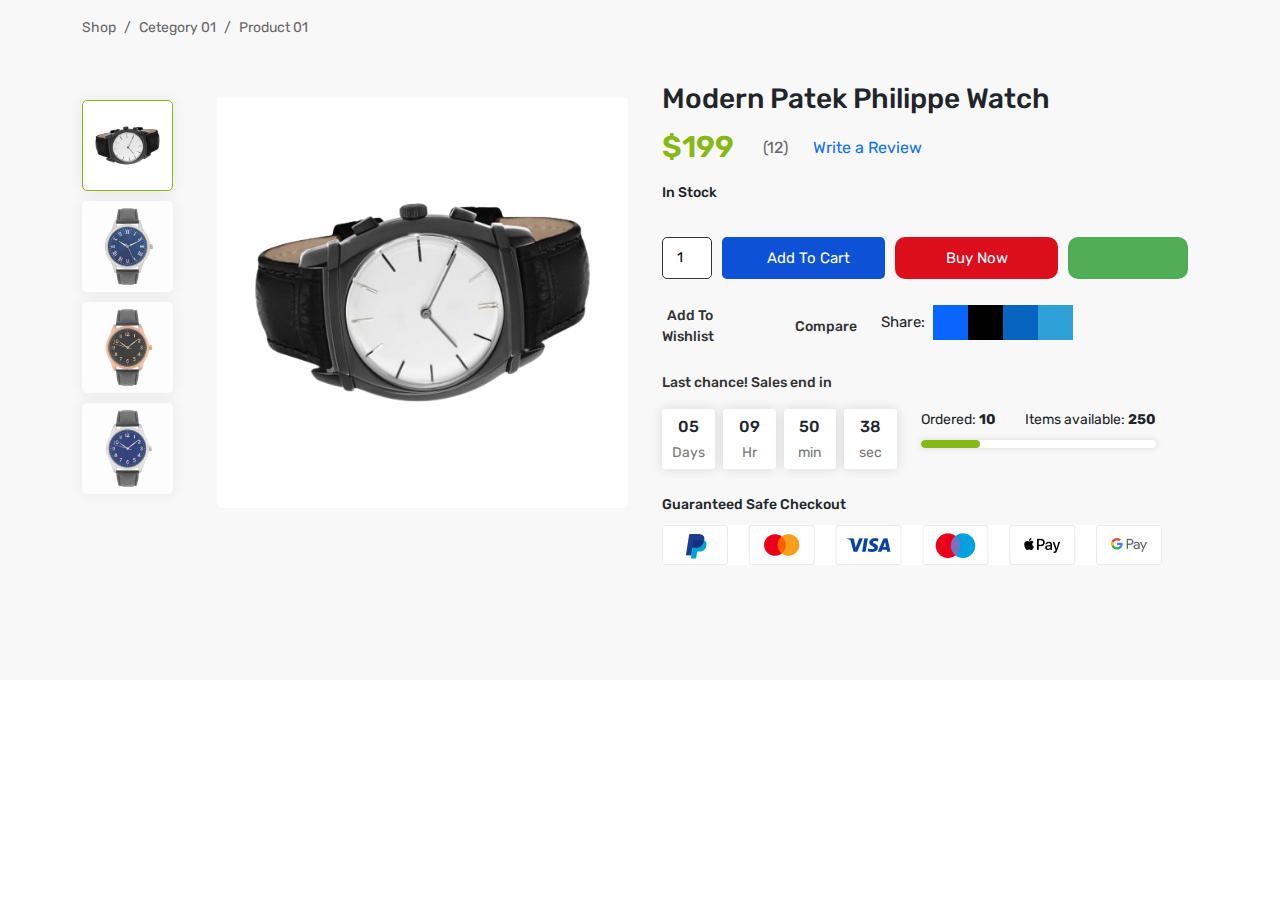
<file: product_pages/product01.html>
<!DOCTYPE html>
<html lang="en">

<head>
    <meta charset="UTF-8">
    <meta name="viewport" content="width=device-width, initial-scale=1.0">
    <title>Product | Organic Store</title>
    <link rel="stylesheet" href="../css/product.css">
    <link rel="stylesheet" href="../css/bootstrap.css">
</head>

<body>
    <section id="header_section"></section>
    <section id="single_product_page">
        <div class="container-fluid container-xl">
            <div class="breadcrumb_items breadcrumb ">
                <ul class="ps-0 ">
                    <li class="list-unstyled breadcrumb-item ">Shop</li>
                    <li class="list-unstyled breadcrumb-item">Cetegory 01</li>
                    <li class="list-unstyled breadcrumb-item">Product 01</li>
                </ul>
            </div>
            <div class="about_product">
                <div class="row">
                    <div class="col-12 col-lg-6">
                        <div class="product_slider d-flex align-items-center justify-content-center ">
                           <div class="product_page_image d-flex align-items-center justify-content-between ">
                            <div class="themb_img_area">
                                <div href="" class="them_img active_img">
                                    <img src="../img/4g.png" alt="">
                                </div>
                                <div class="them_img">
                                    <img src="../img/4i.png" alt="">
                                </div>
                                <div class="them_img">
                                    <img src="../img/4j.png" alt="">
                                </div>
                                <div class="them_img">
                                    <img src="../img/4k.png" alt="">
                                </div>
                            </div>
                            <div class="img_box">
                                <img class="img-fluid main_image" src="../img/4g.png" alt="">
                            </div>
                        </div> 
                        </div>
                        
                    </div>
                    <div class="col-12 col-lg-6">
                        <div class="product_page_wrapper">
                            <div class="product_page_details">
                                <h3>Modern Patek Philippe Watch</h3>
                                <div class="review_price d-flex flex-wrap  ">
                                    <span class="price me-4">$199</span>
                                    <div class="review_short_info d-flex align-items-center ">
                                        <div class="review_star">
                                            <i class="fa-solid fa-star"></i>
                                            <i class="fa-solid fa-star"></i>
                                            <i class="fa-solid fa-star"></i>
                                            <i class="fa-solid fa-star-half-stroke"></i>
                                            <i class="fa-regular fa-star"></i>
                                            <span class="total_review">(12)</span>
                                        </div>
                                        <a href="#">Write a Review</a>
                                    </div>
                                </div>

                                <strong><span><i class="fa-solid fa-check"></i></span> In Stock</strong>

                                <div class="view_bottom">
                                    <div class="cart_count d-flex">
                                        <input type="number" min="1" value="1">
                                    </div>
                                    <div class="cart_button d-flex align-items-center justify-content-center ">
                                        <span><i class="fa-solid fa-cart-plus"></i></span>
                                        <button class="d-none d-sm-flex ">Add To Cart</button>
                                    </div>
                                    <div class="popup__option"><a href="#">Buy Now</a></div>
                                    <div class="popup__option popup__option2">
                                        <a href="#"><i class="fa-solid fa-question"></i></a>
                                    </div>

                                </div>
                            </div>
                            <div class="woo_share d-flex justify-content-between   align-items-center my-3 ">
                                <div class="row">
                                    <div class="col-12 col-lg-6">
                                        <div class="wishlist_compare mb-3 mb-lg-0 d-flex align-items-center">
                                            <a class="me-4" href=""><i class="fa-regular fa-heart"></i> Add To
                                                Wishlist</a>
                                            <a href=""><i class="fa-solid fa-shuffle"></i> Compare</a>
                                        </div>
                                    </div>
                                    <div class="col-12 col-lg-6">
                                        <div class="social_box d-flex align-items-center ">
                                            <span class="me-2">Share: </span>
                                            <div class="social_links d-flex align-items-center ">
                                                <a href=""><i class="fa-brands fa-facebook-f"></i></a>
                                                <a href=""><i class="fa-brands fa-x-twitter"></i></a>
                                                <a href=""><i class="fa-brands fa-linkedin"></i></a>
                                                <a href=""><i class="fa-brands fa-telegram"></i></a>
                                            </div>

                                        </div>
                                    </div>
                                </div>
                            </div>
                            <div class="offer_area">
                                <span class="mb-3 d-block ">Last chance! Sales end in</span>
                                <div class="offer_timer d-flex align-items-center justify-content-between  flex-wrap">
                                    <div class="row">
                                        <div class="col-12 col-lg-6">
                                            <div class="timer d-flex align-items-center mb-3 mb-lg-0 ">
                                                <div class="timer_box me-2">
                                                    <b class="day">05</b><span>Days</span>
                                                </div>
                                                <div class="timer_box me-2">
                                                    <b class="hours">09</b><span>Hr</span>
                                                </div>
                                                <div class="timer_box me-2">
                                                    <b class="minutes">50</b><span>min</span>
                                                </div>
                                                <div class="timer_box">
                                                    <b class="second">38</b><span>sec</span>
                                                </div>

                                            </div>
                                        </div>
                                        <div class="col-12 col-lg-6">
                                            <div class="product_qty">
                                                <div class="qty_title d-flex justify-content-between  ">
                                                    <p>Ordered: <b class="sold_product_number">10</b></p>
                                                    <p>Items available: <b class="sold_product_number">250</b></p>
                                                </div>
                                                <div class="qty_progress">
                                                    <div class="stroked"></div>
                                                </div>
                                            </div>
                                        </div>
                                    </div>


                                </div>
                            </div>
                            <div class="checkout_systems">
                                <div class="chekout_title">
                                    <span>Guaranteed Safe Checkout</span>
                                </div>
                                <div class="checkout_img">
                                    <img src="../img/checkout_methods.jpg" alt="" class="img-fluid">
                                </div>
                            </div>
                        </div>
                    </div>
                </div>
            </div>
        </div>
    </section>
    <section id="footer_section"></section>

    <!--script files here-->
    <script src="../js/jquery-3.7.1.min.js"></script>
    <script src="../js/bootstrap.js"></script>
    <script src="../js/popper.min.js"></script>
    <script src="../js/product.js"></script>
</body>

</html>
</file>
<file: css/footer.css>
/* Rubik font  */
@import url("https://fonts.googleapis.com/css2?family=Rubik:ital,wght@0,300;0,400;0,500;0,600;0,700;0,800;0,900;1,300;1,400;1,500;1,600;1,700;1,800;1,900&display=swap");

/* niconne font */
@import url("https://fonts.googleapis.com/css2?family=Niconne&display=swap");

/* font-family: 'Niconne', cursive; */

* {
  margin: 0;
  padding: 0;
  font-family: "Rubik", sans-serif;
}
a{
    text-decoration: none !important;
}
:root {
    --primary_color: #88b813;
    --border_color: rgba(130, 130, 130, 0.25);
    --golden_color: #d99f34;
    --light_primary_color: #ecf1e6;
    --gray_black: #333333;
    --gray_more_black: rgba(0, 0, 0, .105);
  }
  
/*footer section style start here*/
footer#footer_section {
    padding: 20px 0px;
  }
  
  footer#footer_section .footer-wrapper .single_footer_item p {
    color: #666;
    font-size: 14px;
  }
  
  footer#footer_section .footer-wrapper .single_footer_item .f_social_links a,
  .popup_info .social_link a {
    border-radius: 100%;
    width: 40px;
    height: 40px;
    display: grid;
    place-items: center;
    background: white;
    border: 1px solid var(--primary_color);
    color: var(--primary_color);
    transition: 0.3s;
  }
  footer#footer_section .footer-wrapper .single_footer_item .f_social_links a:hover {
    background: var(--primary_color);
    color: white;
    transition: 0.5s;
    transform: translate(0px, -10px);
    box-shadow: rgb(0 0 0 / 45%) 0px 60px 40px -7px;
  }
  footer#footer_section .footer-wrapper .single_footer_item ul li {
    font-size: 15px;
    margin-bottom: 10px;
    color: #666;
    transition: 0.3s;
    position: relative;
    cursor: pointer;
  }
  
  footer#footer_section .footer-wrapper .single_footer_item a {
    padding: 5px 10px;
    font-size: 14px;
    background: white;
    border-radius: 3px;
    border: 1px solid #9999996b;
    color: #555;
    transition: 0.3s;
  }
  
  footer#footer_section .footer-wrapper .single_footer_item a:hover {
    background: var(--primary_color);
    transition: 0.3s;
    color: white;
  }
  
  footer#footer_section .footer-wrapper .single_footer_item p {
    line-height: 1.6rem;
  }
  
  footer#footer_section .footer-wrapper .single_footer_item .address p {
    color: #666;
  }
  
  footer#footer_section .footer-wrapper .single_footer_item .address i {
    color: var(--primary_color);
    font-size: 15px;
  }
  
  footer#footer_section .footer-wrapper .single_footer_item ul li:hover {
    color: var(--primary_color);
    transition: 0.3s;
    transform: translate(10px, 0px);
  }
  
  footer#footer_section .footer-wrapper .single_footer_item ul li:before {
    content: "";
    height: 2px;
    width: 20px;
    background: var(--primary_color);
    display: block;
    left: -30px;
    position: absolute;
    bottom: 10px;
    transition: 0.3s;
  }
  
  footer#footer_section .copyright_section p {
    color: #666;
    font-size: 14px;
  }
  
  footer#footer_section .copyright_section p span {
    color: var(--primary_color);
    font-weight: 700;
    transition: 0.3s;
    cursor: pointer;
  }
  
  footer#footer_section .copyright_section p span:hover {
    text-decoration: overline;
  }
  
  footer#footer_section .copyright_section {
    border-top: 1px solid #999;
  }
   
  footer#footer_section .footer-wrapper .single_footer_item ul li:hover li:before {
    width: 50px;
  }
  
  footer#footer_section .footer-wrapper .single_footer_item ul li:hover::before {
    width: 25px;
    transition: 0.3s;
  }
  
  .address_item_box p {
    margin-bottom: 0 !important;
  }
  .jq-top,
  .jq-item,
  .jq-bottom,
  .jq-items-toggle {
    color: var(--primary_color) !important;
  }
  /*footer section style end here*/
</file>
<file: css/product.css>
/* Rubik font  */
@import url("https://fonts.googleapis.com/css2?family=Rubik:ital,wght@0,300;0,400;0,500;0,600;0,700;0,800;0,900;1,300;1,400;1,500;1,600;1,700;1,800;1,900&display=swap");

/* niconne font */
@import url("https://fonts.googleapis.com/css2?family=Niconne&display=swap");

/* font-family: 'Niconne', cursive; */

* {
  margin: 0;
  padding: 0;
  font-family: "Rubik", sans-serif;
}

:root {
  --primary_color: #88b813;
  --border_color: rgba(130, 130, 130, 0.25);
  --golden_color: #d99f34;
  --light_primary_color: #ecf1e6;
  --gray_black: #333333;
}

p {
  margin: 0;
}

a {
  text-decoration: none !important;
}

.sub_drp_link {
  color: black !important;
}

#mobile_menu {
  display: none;
}

/*offcanvas style here*/
button.offcanvas_icon {
  border: none;
  background: transparent;
  margin-right: 7px;
  border: 1px solid transparent;
}

.menu_tab {
  width: 100%;
}

button.offcanvas_icon img {
  height: 20px;
}

button.offcanvas_icon:hover {
  border: 1px solid var(--primary_color);
}

.offcanvas_close_btn {
  width: 25px;
  position: absolute;
  right: 5px;
  top: 5px;
}

div#offcanvasExample {
  width: 300px;
}

/* popup login and sign up page style start */

.user_join_popup {
  padding: 20px 30px;
  display: flex;
  align-items: center;
  justify-content: center;
  width: 100%;
  display: none;
  z-index: 9999;
  height: 100vh;
}

.user_popup_container {
  width: 100%;
  background: rgb(0 0 0 / 42%);
  z-index: 9;
  position: absolute;
}

.page_wrapper {
  width: 100%;
  overflow-y: scroll;
  overflow-x: hidden;
  background: white;
  height: 100%;
}

.popup_from {
  height: 100%;
}

.page_wrapper .login_form {
  padding: 20px 0px;
  background: white;
  height: 100%;
  padding-left: 20px;
}

.signup_form_box {
  width: 90%;
  display: flex;
  flex-direction: column;
  justify-content: center;
  margin-left: 20px;
}

.signup-login_buttons {
  display: flex;
  position: relative;
}

.signup-login_buttons button#signup_btn {
  position: absolute;
}

.signup-login_buttons button:last-child {
  display: none;
}

.signup_form_box h2 {
  font-size: 2.2em;
  color: var(--primary_color);
  text-align: center;
  font-size: 30px;
  margin-top: 40px;
}

.signup_form_box span {
  color: #777;
  text-align: center;
  margin-top: 20px;
  margin-bottom: 17px;
}

.signup_form_box .input_box {
  position: relative;
  margin-bottom: 15px;
  height: 45px;
  width: 100%;
}

.signup_form_box .input_box input {
  position: absolute;
  width: 100%;
  height: 100%;
  border: 1px solid var(--primary_color);
  border-radius: 5px;
  padding: 5px 10px;
  box-sizing: border-box;
  color: var(--primary_color);
}

.signup_form_box .input_box input:focus {
  outline: none;
  border: 2px solid var(--primary_color);
}

.signup_form_box .input_box label {
  position: absolute;
  left: 10px;
  top: 10px;
  transition: all 0.2s;
}

.signup_form_box .cdt_div {
  display: flex;
  justify-content: space-between;
  padding: 10px 0px;
  width: 100%;
  margin-bottom: 30px;
}

.signup_form_box .login_btn {
  display: flex;
  justify-content: center;
  align-items: center;
}

.signup_form_box .page_links {
  display: flex;
  flex-direction: row;
  justify-content: center;
  margin-top: 40px;
  margin-bottom: 50px;
}

a {
  text-decoration: none;
}

.signup_form_box .page_links a {
  color: #888;
  margin-right: 20px;
}

.signup_form_box .page_links a:hover {
  text-decoration: underline;
}

.login_form_box .from_title h2 {
  font-size: 30px;
  text-align: center;
  margin-bottom: 20px;
  color: var(--primary_color);
}

.login_form_box .from_title {
  text-align: center;
}

.login_form_box .from_title p {
  color: #777;
}

.login_form_box .login_other_way {
  display: flex;
  flex-direction: column;
  justify-content: center;
  align-items: center;
  margin: 20px 0px;
  /* margin-bottom: 0; */
}

.login_form_box .login_other_way .single_way>span {
  z-index: 9;
}

.login_form_box {
  position: absolute;
  display: none;
  width: 100%;
  /* padding: 40px 0px; */
  padding-bottom: 0;
}

.login_form_box .login_other_way .single_way:hover {
  color: white !important;
}

.login_form_box .login_other_way .single_way {
  width: 320px;
  background: white;
  margin-bottom: 10px;
  height: 50px;
  border-radius: 50px;
  display: flex;
  justify-content: center;
  align-items: center;
  color: var(--primary_color);
  border: 1px solid var(--primary_color);
  position: relative;
}

.login_form_box .login_other_way .single_way span {
  z-index: 99;
}

.page_wrapper .login_form>input {
  width: 100%;
  margin-bottom: 10px;
  padding: 5px 10px;
  height: 45px;
  outline: none;
  border: 1px solid var(--primary_color);
  border-radius: 5px;
}

.page_wrapper .login_form .optional_items {
  margin-top: 10px;
  display: flex;
  justify-content: space-between;
}

.page_wrapper .login_form button {
  width: 100%;
  outline: none;
  border: 1px solid transparent;
  background: var(--primary_color);
  color: white;
  border-radius: 50px;
  padding: 15px 0px;
  font-size: 1em;
  text-transform: uppercase;
  font-weight: 600;
  transition: 0.3s;
}

.login_form_box .login_other_way .single_way:first-child {
  border: 1px solid #db4437;
  color: #db4437;
}

span.or_devider {
  width: 100%;
  display: flex;
  justify-content: center;
  font-weight: 500;
  color: #777;
}

.login_form_box .login_other_way .single_way:last-child {
  border: 1px solid #4267b2;
  color: #4267b2;
}

.login_form_box .login_other_way .single_way:first-child .social-login {
  background: #db4437;
}

.login_form_box .login_other_way .single_way:last-child .social-login {
  background: #4267b2;
}

.login_form_box .login_other_way .single_way .social-login {
  width: 47px;
  height: 100%;
  display: grid;
  place-items: center;
  color: white;
  border-radius: 50px;
  position: absolute;
  left: 0px;
  transition: 0.3s;
}

.login_form_box .login_other_way .single_way .social-login i {
  position: absolute;
  left: 15px;
  transition: 0.3s;
}

.login_form_box .login_other_way .single_way:hover .social-login {
  width: 100%;
  border-radius: 50px;
}

.page_wrapper .login_form .optional_items .forget_item a {
  color: #777;
}

.page_wrapper .login_form .optional_items .forget_item a:hover {
  color: var(--primary_color);
}

.page_wrapper .login_form button:hover {
  border: 1px solid var(--primary_color);
  background: white;
  color: var(--primary_color);
  box-shadow: 1px 7px 14px 1px #00000045;
}

.login_btn button {
  padding: 15px 65px;
  border-radius: 50px;
  background: var(--primary_color);
  color: white;
  font-size: 1em;
  font-weight: 600;
  border: 1px solid var(--primary_color);
  width: 100%;
  transition: all 0.2s;
}

.msg_box .cir_photo p {
  text-align: center;
}

.msg_box_container {
  height: 100vh;
}

.msg_box p {
  text-align: center;
  width: 90%;
}

.page_wrapper #user_popup_close {
  cursor: pointer;
  width: 30px;
  height: 30px;
  display: flex;
  border-radius: 100%;
  align-items: center;
  justify-content: center;
  font-size: 16px;
  background-color: var(--primary_color);
  position: absolute;
  top: 20px;
  right: 35px;
  color: white;
  z-index: 999;
}

.page_wrapper #user_popup_close:hover i {
  transform: rotate(360deg);
  transition: 0.6s;
}

.page_wrapper .msg_box {
  position: relative;
  display: flex;
  flex-direction: column;
  justify-content: center;
  align-items: center;
  width: 100%;
  height: 100%;
  color: white;
  background: var(--primary_color);
  padding: 149px 0px;
}

.hello_msg .msg_box h3 {
  font-size: 2em;
  color: white;
  margin-bottom: 20px;
}

.msg_box .cir_photo {
  width: 120px;
  height: 120px;
  overflow: hidden;
  border-radius: 100%;
  margin-bottom: 10px;
}

.msg_box .cir_photo img {
  width: 100%;
}

.hello_msg .msg_box h3:after {
  content: " ";
  width: 50px;
  height: 3px;
  background: white;
  display: block;
  margin: auto;
  margin-top: 13px;
}

.msg_box button {
  padding: 15px 65px;
  border-radius: 50px;
  background: transparent;
  color: white;
  font-weight: 600;
  border: 2px solid white;
  margin-top: 40px;
  font-size: 1em;
  transition: all 0.2s;
}

.cdt_div a {
  color: #777;
}

.signup_form_box h2:after {
  content: " ";
  width: 80px;
  height: 3px;
  background: var(--primary_color);
  display: block;
  margin: auto;
  margin-top: 19px;
}

.checkbox_ctn span {
  color: black;
}

.cdt_div a:hover {
  text-decoration: underline;
  color: var(--primary_color);
}

.msg_box button:hover {
  background: white;
  color: var(--primary_color);
  transition: all 0.2s;
  box-shadow: 1px 5px 16px 0px #0000006b;
}

.social_site {
  display: flex;
  justify-content: space-evenly;
  width: 200px;
  margin: auto;
  margin-top: 20px;
}

.social_site a {
  width: 30px;
  height: 30px;
  border-radius: 100%;
  background: white;
  display: grid;
  place-items: center;
  font-size: 1em;
  color: var(--primary_color);
  border: 1px solid var(--primary_color);
  transition: all 0.2s;
}

.signup_form_box .page_links a:hover {
  color: #333;
}

.social_site a:hover {
  background: var(--primary_color);
  color: white;
  transition: all 0.2s;
}

.signup_form_box .login_btn button:hover {
  border-color: var(--primary_color);
  background: white;
  color: var(--primary_color);
  box-shadow: -1px 7px 14px 1px #00000045;
  transition: all 0.2s;
}

/* popup login and sign up page style end */

/* top header style start here */
.top_header {
  padding: 10px 0px;
  border-bottom: 1px solid #ededed;
}

.search_input.mobile {
  width: 100% !important;
}

.search_input.mobile_sm input {
  font-size: 13px;
}

.category_area.mobile_bar {
  width: 75px;
}

.category_area .category_selector .search_road {
  padding: 10px;
  background: #ededed;
  width: 100%;
  display: flex;
  align-items: center;
  justify-content: space-between;
  color: #969696;
  height: 44px;
  cursor: pointer;
}

.category_area {
  width: 200px;
  display: flex;
  align-items: center;
  position: relative;
}

.category_area .select_icon {
  position: absolute;
  right: 10px;
}

.category_area select {
  width: 100%;
  height: 100%;
  outline: none;
  border: none;
  background: #ededed;
  font-size: 15px;
  padding: 0px 10px !important;
  appearance: none;
  cursor: pointer;
}

.category_area select option {
  font-size: 14px;
  background: white;
  border: none !important;
}

.search_input i {
  transition: 0.3s;
  color: var(--primary_color);
  cursor: pointer;
  height: 100%;
  background: var(--primary_color);
  display: flex;
  align-items: center;
  justify-content: center;
  color: white;
}

.search_input {
  position: relative;
  width: 460px;
  height: 44px;
  display: flex;
  align-items: center;
}

.search_input button {
  width: 40px;
  height: 100%;
  position: absolute;
  right: 0;
  border: none;
}

.search_input input {
  padding: 5px 10px;
  width: 100%;
  height: 100%;
  outline: none;
  border: 1px solid #ededed;
}

.search_input input:focus {
  border: 1px solid var(--primary_color);
}

/* top header style end */
/* header style start here */
header#header {
  border-bottom: 1px solid var(--border_color);
  position: sticky;
  top: 0;
  z-index: 999;
  background: white;
}

header#header.sticky_animation {
  transform: translate(0px 20px);
  animation: sticky_anim 1s alternate forwards ease-in-out;
}

@keyframes sticky_anim {
  0% {
    transform: translate(0px, -110px);
    opacity: 0;
  }

  100% {
    transform: translate(0px, 0px);
    opacity: 1;
  }
}

ul#desktop_menu .nav-item {
  margin-right: 10px;
}

/* toggler icon style */
.navbar-toggler:focus {
  box-shadow: none !important;
}

.navbar-toggler {
  border: none !important;
}

.nav_animated_icon {
  width: 22px;
  height: 15px;
  position: relative;
  margin: 0px;
  -webkit-transform: rotate(0deg);
  -moz-transform: rotate(0deg);
  -o-transform: rotate(0deg);
  transform: rotate(0deg);
  -webkit-transition: 0.5s ease-in-out;
  -moz-transition: 0.5s ease-in-out;
  -o-transition: 0.5s ease-in-out;
  transition: 0.5s ease-in-out;
  cursor: pointer;
  z-index: 1;
}

.nav_animated_icon span {
  display: block;
  position: absolute;
  height: 3px;
  width: 100%;
  border-radius: 9px;
  opacity: 1;
  left: 0;
  background-color: black;
  -webkit-transform: rotate(0deg);
  -moz-transform: rotate(0deg);
  -o-transform: rotate(0deg);
  transform: rotate(0deg);
  -webkit-transition: 0.25s ease-in-out;
  -moz-transition: 0.25s ease-in-out;
  -o-transition: 0.25s ease-in-out;
  transition: 0.25s ease-in-out;
}

.nav_animated_icon span:nth-child(1),
span:nth-child(2),
span:nth-child(3) {
  -webkit-transform-origin: left center;
  -moz-transform-origin: left center;
  -o-transform-origin: left center;
  transform-origin: left center;
}

.nav_animated_icon span:nth-child(1) {
  top: 0px;
}

.nav_animated_icon span:nth-child(2) {
  top: 7px;
}

.nav_animated_icon span:nth-child(3) {
  top: 14px;
}

.nav_animated_icon.open span:nth-child(1) {
  -webkit-transform: rotate(45deg);
  -moz-transform: rotate(45deg);
  -o-transform: rotate(45deg);
  transform: rotate(45deg);
  top: 0px;
  left: 8px;
}

.nav_animated_icon.open span:nth-child(2) {
  width: 0%;
  opacity: 0;
}

.nav_animated_icon.open span:nth-child(3) {
  -webkit-transform: rotate(-45deg);
  -moz-transform: rotate(-45deg);
  -o-transform: rotate(-45deg);
  transform: rotate(-45deg);
  top: 16px;
  left: 8px;
}

.vertical_category {
  transition: 0.3s;
  display: flex;
}

.vertical_category ul.v_category_items li a {
  color: black;
}

.vertical_category_wrapper {
  width: 215px;
}

.vertical_category .v_category_handler {
  background: var(--primary_color);
  padding: 10px;
  height: 60px;
  font-weight: 500;
  color: white;
  font-size: 12px;
  cursor: pointer;
}

.vertical_category ul.v_category_items li {
  display: flex;
  align-items: center;
  padding: 8px 10px;
  font-size: 15px;
  cursor: pointer;
}

.product_mega_menu .product_mega_menu_wrapper img.img-fluid {
  max-width: 100% !important;
}

.vertical_category ul.v_category_items li img.img-fluid {
  max-width: 15%;
}

.vertical_category ul.v_category_items li:hover {
  background: #ededed;
}

.vertical_category ul.v_category_items li:hover #product_menu {
  display: unset;
  transition: 0.3s;
}

#product_menu {
  position: relative;
  display: none;
  transition: 0.3s;
}

.product_mega_menu:hover .product_mega_menu {
  display: unset;
}

ul.menu_inner_item {
  margin-bottom: 15px;
}

ul.menu_inner_item h4 {
  font-size: 15px;
  font-weight: 600;
}

ul.menu_inner_item h4 {
  margin-bottom: 15px;
}

ul.menu_inner_item li {
  padding: 5px 10px !important;
}

.product_mega_menu .product_mega_menu_wrapper .row {
  width: 100%;
}

.vertical_category ul.v_category_items li:hover .product_mega_menu {
  display: unset;
}

.vertical_category ul.v_category_items li:hover .product_mega_menu_wrapper {
  animation: mega_menu_open_animation 0.5s alternate forwards;
}

@keyframes mega_menu_open_animation {
  0% {
    left: 205px;
  }

  100% {
    left: 215px;
  }
}

.product_mega_menu .product_mega_menu_wrapper {
  background: white;
  height: 70vh;
  position: fixed;
  min-width: 770px;
  top: 0px;
  left: 225px;
  box-shadow: 1px 5px 15px 11px rgb(0 0 0 / 17%);
}

.vertical_category ul.v_category_items {
  position: absolute;
  background: white;
  z-index: 99;
  display: unset;
  width: 215px;
  transition: all 0.3s;
  transform: scaleY(0);
  transform-origin: top;
}

.vertical_category_wrapper:hover #category_list {
  transform: scaleY(1);
  transition: 0.4s;
}

nav.navbar {
  padding: 0;
}

.link_menu ul li a {
  text-transform: uppercase;
  color: black;
  font-weight: 500;
  font-size: 14px;
}

.link_menu ul li:nth-child(2) a {
  color: red;
}

.link_menu ul li:last-child a {
  color: #59b1fd;
}

.link_menu ul li:first-child a {
  color: #019267;
}

ul#desktop_menu {
  padding: 10px 0px;
}

.vertical_category .v_category_handler i {
  font-size: 20px;
}

.woocommerce_options {
  display: flex;
}

.woocommerce_options li a,
.woocommerce_options li:nth-child(3) {
  font-size: 18px;
  color: black;
  transition: 0.4s;
}

.woocommerce_options .product_like_list::after {
  content: "0";
  width: 17px;
  height: 17px;
  background-color: var(--primary_color);
  color: white;
  display: flex;
  justify-content: center;
  align-items: center;
  font-size: 11px;
  transform: translate(9px, -37px);
  border-radius: 100%;
  font-weight: bold;
  position: absolute;
}

.woocommerce_options li a:hover {
  color: var(--primary_color);
  transition: 0.4s;
}

a.nav-link {
  font-weight: 500;
  font-size: 14px;
  color: black !important;
  transition: 0.4s;
}

a.nav-link:hover {
  color: var(--primary_color) !important;
  transition: 0.4s;
}

.search_bar i {
  font-size: 18px;
}

.search_bar {
  display: flex;
}

.search_bar i:hover {
  color: var(--primary_color);
}

/* medium screen search bar start*/
.mobile_popup_search {
  width: 100%;
  background: white;
  height: 100vh;
  display: none;
  position: absolute;
  align-items: center;
  justify-content: center;
  transform: translate(0px, -330px);
  transform-origin: top;
  z-index: 9999;
}

@keyframes mobile_popup_open {
  0% {
    transform: translate(0px, -330px);
  }

  100% {
    transform: translate(0px, 0px);
  }
}

@keyframes mobile_popup_close {
  0% {
    transform: translate(0px, 0px);
    display: flex;
  }

  100% {
    transform: translate(0px, -330px);
    display: none;
  }
}

.mobile_popup_search .popup_search_wrapper a.popup_search_close {
  width: 25px;
  height: 25px;
  background: var(--primary_color);
  display: grid;
  place-items: center;
  color: white;
  font-size: 14px;
  position: absolute;
  right: 10px;
  top: 0px;
  transition: 0.3s;
}

.mobile_popup_search .popup_search_wrapper a.popup_search_close:hover i {
  transform: scale(1.5);
  transition: 0.3s;
}

.popular_category h3 {
  font-weight: 500;
  font-size: 18px;
  margin-bottom: 20px;
}

.mobile_popup_search .popup_search_wrapper {
  height: 90%;
  width: 85%;
  position: relative;
  display: flex;
  flex-direction: column;
  align-items: center;
  background: white;
  padding: 60px 45px;
}

.mobile_popup_search .popup_search_wrapper form.mobile_search-bar input {
  width: 70%;
  height: 100%;
  border: none;
  outline: none;
  transition: 0.3s;
}

.mobile_popup_search .popup_search_wrapper form.mobile_search-bar {
  height: 40px;
  width: 100%;
  border-bottom: 1px solid #969696;
  margin-bottom: 50px;
  display: flex;
  justify-content: space-between;
}

.mobile_popup_search .popup_search_wrapper form.mobile_search-bar select {
  height: 100%;
  border: none;
  outline: none;
}

.mobile_popup_search .popup_search_wrapper form.mobile_search-bar button {
  height: 100%;
  width: 40px;
  border: none;
  background: var(--primary_color);
  color: white;
}

.popular_category_wrapper {
  gap: 1px;
  justify-content: space-between;
}

.mobile_popup_search .popup_search_wrapper .popular_category .popular_category_title {
  background: white;
  border: 1px solid #ededed;
  padding: 10px;
  display: flex;
  justify-content: space-between;
  align-items: center;
  color: black;
  flex: 1 0 20%;
  font-size: 13px;
  transition: 0.2s;
}

.mobile_popup_search .popup_search_wrapper .popular_category .popular_category_title i {
  color: #969696;
  transition: 0.2s;
}

.mobile_popup_search .popup_search_wrapper .popular_category {
  width: 100%;
}

.mobile_popup_search .popup_search_wrapper .popular_category .popular_category_title:hover {
  background: var(--primary_color);
  color: white;
  transition: 0.2s;
}

.mobile_popup_search .popup_search_wrapper .popular_category .popular_category_title:hover i {
  transition: 0.2s;
  color: white;
}

.mobile_popup_search .popup_search_wrapper form.mobile_search-bar input:focus {
  padding: 0px 15px;
  transition: 0.3s;
}

/*medium screen search bar end*/

/* full width search bar style start here  */

.search_bar .mobile_search {
  position: absolute;
  right: 0px;
  z-index: 2;
  top: 80px;
  width: 100%;
  box-sizing: border-box;
  margin: auto;
  padding: 25px 20px;
  background: white;
  box-shadow:
    rgba(17, 17, 26, 0.1) 0px 4px 16px,
    rgba(17, 17, 26, 0.05) 0px 8px 32px;
  transform: translate(0px, 30%);
  opacity: 0;
  transition: 0.6s;
  visibility: hidden;
}

.search_bar .mobile_search .search_wrapper {
  width: 100%;
  display: flex;
  align-items: center;
  position: relative;
}

.search_bar .mobile_search .search_wrapper input {
  width: 100%;
  padding: 10px 10px;
  border: 1px solid #9d9c9c7d;
  outline: none;
}

.search_bar .mobile_search .search_wrapper i {
  position: absolute;
  right: 15px;
  color: var(--primary_color);
}

/* full width search bar for mobile screen style end here  */

/* full width search bar for desktop screen style start here  */

.dstp_search_bar {
  position: absolute;
  width: 98%;
  height: 93vh;
  display: none;
  align-items: center;
  justify-content: center;
  background: white;
  top: 20px;
  right: 1%;
  box-shadow: -1px 3px 0px 20px #9999;
  z-index: 2;
  border-radius: 3px;
  position: fixed;
}

.dstp_search_bar .dstp_search_wrapper {
  display: flex;
  align-items: center;
  height: 100%;
  justify-content: center;
}

.dstp_search_bar .dstp_search_wrapper .dstp_search_box {
  width: 550px;
  display: flex;
  align-items: center;
  position: relative;
  box-shadow:
    rgba(17, 17, 26, 0.1) 0px 4px 16px,
    rgba(17, 17, 26, 0.05) 0px 8px 32px;
}

.dstp_search_bar .dstp_search_wrapper .dstp_search_box input {
  width: 100%;
  padding: 12px 10px;
  border-radius: 3px;
  outline: none;
  border: none;
}

.dstp_search_bar .dstp_search_wrapper .dstp_search_box i {
  position: absolute;
  right: 10px;
  color: var(--primary_color);
  cursor: pointer;
}

.dstp_search_bar span:hover {
  color: var(--primary_color);
  transition: 0.2s;
}

.dstp_search_bar span {
  font-size: 30px;
  position: absolute;
  right: 30px;
  top: 20px;
}

/* product item icon style */
.product_msg {
    width: 200px;
    position: absolute;
    right: 14%;
    top: 62px;
    display: none;
    z-index: 2;
  }
  .product_msg span {
    padding: 15px 20px;
    font-size: 14px;
    background: white;
    box-shadow:
      rgba(17, 17, 26, 0.1) 0px 4px 16px,
      rgba(17, 17, 26, 0.05) 0px 8px 32px;
  }
  
/* full width search bar for desktop screen style end here  */

/* ***************************responsive code************************* */

/* responsive code for large desktop screen */

@media only screen and (max-width: 1140px) {
  .link_menu ul li a {
    font-size: 13px;
  }

  a.nav-link {
    font-size: 13px;
  }
}

@media only screen and (max-width: 1024px) {
  .category_area {
    width: 160px;
  }

  .link_menu ul li a,
  a.nav-link {
    font-size: 12px;
  }

  .mobile_popup_search .popup_search_wrapper .popular_category .popular_category_title {
    flex: 1 0 calc((100% / 3) - 1px);
  }
}



@media only screen and (max-width: 991px) {
  #mobile_menu {
    display: unset;
  }

  #desktop_menu {
    display: none !important;
  }

  ul.navbar-nav li:last-child {
    display: none;
  }

  ul.navbar-nav li:first-child {
    border-top: 1px solid var(--border_color);
    border-bottom: 1px solid var(--border_color);
  }

  ul.navbar-nav li {
    border-bottom: 1px solid var(--border_color);
    padding: 5px 5px;
  }

  div#navbarNav {
    margin-top: 20px;

  }
}
  /* responsive code for laptop screen */

  @media only screen and (max-width: 768px) {
    .page_wrapper .login_form{
      padding: 20px 25px;
    }
    .login_form_box{
      position: relative;
    }
    .signup_form_box{
      margin-left: 0;
    }
    .dstp_search_bar .dstp_search_wrapper .dstp_search_box {
      width: 25rem;
    }

    .mobile_popup_search .popup_search_wrapper .popular_category .popular_category_title {
      flex: 1 0 calc((100% / 2) - 1px);
    }
  }

@media only screen and (max-width: 502px) {
   
    .page_bottom_menu {
      position: fixed;
      width: 100%;
      bottom: 0;
      display: flex;
      background: white;
      z-index: 99;
    }
  
    .page_bottom_menu a {
      color: black;
      display: grid;
      place-items: center;
      border-right: 1px solid #9999994f;
    }
  
    .page_bottom_menu a:hover {
      color: var(--primary_color);
      background: #ededed !important;
    }
    .login_form_box .login_other_way .single_way span{
      font-size: 14px;
    }
    .login_form_box .login_other_way .single_way{
      width: 250px;
    }
    .page_wrapper .login_form .optional_items{
      font-size: 13px;
    }
  }
  
  /* responsive code for large screen screen */
  
  @media only screen and (min-width: 502px) {
    .page_bottom_menu {
      display: none !important;
    }
  }

/*header style end*/




p {
  margin: 0;
}

a {
  text-decoration: none !important;
}

.breadcrumb_items ul {
  display: flex;
  margin-bottom: 0;
  padding: 15px 0px;
  font-size: 14px;
}

.product_page_image.d-flex .themb_img_area {
  width: 30%;
}

.product_page_image.d-flex .themb_img_area .them_img {
  display: block;
  width: 91px;
  height: 91px;
  background: white;
  border-radius: 5px;
  border: 1px solid transparent;
  padding: 5px;
  box-sizing: border-box;
  margin-bottom: 10px;
  box-shadow: 0px 0px 14px 0px #00000014;
  cursor: pointer;
  opacity: .8;
  transition: .3s;
}

.product_page_image .themb_img_area .them_img.active_img {
  opacity: 1;
  transition: .3s;
  border: 1px solid var(--primary_color);
}

.product_page_image .themb_img_area .them_img img {
  width: 100%;
  height: 100%;
  object-fit: cover;
}

.img_box {
  height: 100%;
  overflow: hidden;
  background: white;
  border-radius: 5px;
}

.product_page_image {
  padding: 25px 0px;
}

section#single_product_page {
  background: #F8F8F8;
}


.view_bottom .cart_count input {
  text-align: center;
  width: 100%;
  outline: none;
  border: 1px solid var(--gray_black);
  padding: 5px 0px;
  font-size: 14px;
  border-radius: 5px;
}

.popup__option {
  display: flex;
  justify-content: center;
  grid-column: 6/10;
  position: relative;
  align-items: center;
  padding: 10px 0px;
  background: rgba(221, 14, 28, 1);
  border-radius: 10px;
  transition: .3s;
  cursor: pointer;
}

.popup__option span {
  position: absolute;
  transform: translate(0px, 35px);
  transition: .4s;
  color: white;
  font-size: 16px;
}

.popup__option:hover span {
  transform: translate(0px, 0px);
  transition: .4s;
}

.popup__option a {
  display: grid;
  place-items: center;
  color: white;
  font-size: 15px;
  transition: .4s;
}

.popup__option:hover a {
  transform: translate(0px -35px);
  transition: .4s;
}

.view_bottom {
  display: grid;
  grid-template-columns: repeat(12, 1fr);
  padding: 10px 0px;
  position: absolute;
  width: 100%;
  grid-column-gap: 10px;
  bottom: 0;
  z-index: 99;
  left: 0;
  border-bottom-left-radius: 10px;
  border-bottom-right-radius: 10px;
}

.view_bottom .cart_count {
  width: 50px;
  border-radius: 10px;
}

.view_bottom .cart_button {
  width: 100%;
  background: rgba(13, 82, 214, 1);
  color: white;
  font-size: 14px;
  text-transform: uppercase;
  padding: 10px 0;
  border-radius: 5px;
  grid-column: 2/6;
  cursor: pointer;
  position: relative;
}

.view_bottom .cart_button span {
  font-size: 16px;
  position: absolute;
  transform: translate(0px, 35px);
  transition: .4s;
}

.view_bottom .cart_button button {
  border: none;
  background: transparent;
  color: white;
  margin-left: 10px;
  transition: .3s;
  font-size: 15px;
}

.view_bottom .cart_button:hover {
  background: rgb(54 116 235);
  transition: .3s;
}

.view_bottom .popup__option2:hover {
  background: rgba(13, 82, 214, 1);
  transition: .3s;
}

.view_bottom .popup__option2 {
  grid-column: 10/13;
  background: rgba(80, 173, 85, 1);
  transition: .3s;
}
.product_page_details>a:hover {
  color: var(--primary_color);
  transition: .3s;
}
.product_page_details > a {
  font-size: 14px;
  font-weight: 300;
  margin-bottom: 5px;
  color: #333;
  transition: .3s;
}

.view_bottom .popup__option a {
  width: 100%;
  transition: .3s;
}

.view_bottom .popup__option2 a {
  transform: translate(0px, 0px) !important;
}

.product_page_details {
  position: relative;
  padding-bottom: 85px;
}

.product_page_details .review_price {
  margin: 10px 0;
}

.product_page_details .review_price .review_star span {
  color: #666;
  margin-left: 5px;
}

.product_page_details .review_price .price {
  display: block;
  font-size: 30px;
  font-weight: 600;
  color: var(--primary_color);
}

.product_page_details strong span {
  color: var(--primary_color);
  font-size: 16px;
}

.product_page_details strong {
  font-size: 14px;
  font-weight: 500;
  margin: 10px 0;
}

.product_page_details .review_short_info .review_star i {
  color: #F6C800;
}

.product_page_details .review_short_info {
  display: flex;
  column-gap: 25px;
}

.wishlist_compare a:first-child i {
  color: red;
  margin-right: 5px;
}

.product_page_wrapper .wishlist_compare a {
  color: #333;
  font-size: 14px;
  font-weight: 500;
}

.product_page_wrapper .wishlist_compare a:hover {
  color: red;
  transition: .3s;
}
.product_page_details p {
  font-size: 14px;
  color: #666;
  line-height: 1.7rem;
}
.wishlist_compare a:last-child i {
  color: #0D52D6 !important;
  margin-right: 5px;
}

.product_page_wrapper .wishlist_compare a:last-child:hover {
  color: #0D52D6;
  transition: .3s;
}

.product_page_wrapper .woo_share .social_box span {
  font-size: 15px;
}

.product_page_wrapper .woo_share .social_links a {
  width: 35px;
  height: 35px;
  display: grid;
  color: white;
  place-items: center;
  transition: .3s;
}

.product_page_wrapper .woo_share .social_links a:first-child {
  background: #0866FF;
}

.product_page_wrapper .woo_share .social_links a:nth-child(4) {
  background: red;
}

.product_page_wrapper .woo_share .social_links a:nth-child(2) {
  background: black;
}

.product_page_wrapper .woo_share .social_links a:nth-child(3) {
  background: #0764C1;
}

.product_page_wrapper .woo_share .social_links a:last-child {
  background: #2EA0D8;
}

.popup__option:hover a {
  transform: translate(0px, -35px);
}

.product_page_wrapper .woo_share .social_links a:hover {
  background: var(--primary_color);
  transition: .3s;
}

.product_page_wrapper .offer_area>span {
  font-size: 14px;
  color: #333;
  font-weight: 500;
}

.product_page_wrapper .offer_area .offer_timer .timer .timer_box {
  width: 60px;
  height: 60px;
  display: grid;
  place-items: center;
  background: white;
  padding: 5px;
  border-radius: 3px;
  box-shadow: 0px 0px 11px 1px #0000001c;
}

.product_page_wrapper .offer_area .offer_timer .timer .timer_box span {
  font-size: 14px;
  color: #777;
}

.product_page_wrapper .offer_area .offer_timer .timer .timer_box b {
  font-weight: 500;
}

.product_page_wrapper .offer_area .offer_timer .product_qty {
  width: 100%;
}

.product_page_wrapper .offer_area .offer_timer .product_qty .qty_title p {
  margin-bottom: 0;
  font-size: 14px;
  font-weight: 400;
}

.product_page_wrapper .offer_area .offer_timer .product_qty .qty_progress {
  width: 100%;
  height: 8px;
  position: relative;
}

section#single_product_page .about_product {
  padding-bottom: 80px;
}

.offer_area {
  margin-top: 25px;
}

.product_page_wrapper .offer_area .offer_timer .product_qty .qty_progress .stroked {
  width: 100%;
  height: 100%;
  position: relative;
  background: white;
  border-radius: 15px;
  overflow: hidden;
  margin: 10px 0px;
  box-shadow: 0px 0px 6px 1px #0000001a;
}

.product_page_wrapper .offer_area .offer_timer .product_qty .qty_progress .stroked:before {
  content: " ";
  width: 25%;
  height: 100%;
  background: var(--primary_color);
  display: block;
  border-radius: 15px;
}

.checkout_systems .chekout_title span {
  font-size: 14px;
  display: block;
  font-weight: 500;
  margin-bottom: 10px
}

.checkout_systems .checkout_img {
  width: 100%;
}

.checkout_systems .checkout_img img {
  /* width: 100%; */
  object-fit: contain;
}

.checkout_systems {
  margin: 25px 0px;
}

.product_page_wrapper {
  padding: 10px 10px;
}

.view_bottom .cart_button:hover span {
  transform: translate(0px, 0px);
  transition: .4s;
}

.view_bottom .cart_button:hover button {
  transform: translate(0px, -35px);
  transition: .4s;
}

.popup__option:hover {
  background: var(--primary_color);
  transition: .4s;
}

.description_tab .product_description h3 {
  font-size: 20px;
}

.description_tab .product_description p, li, .description_tab p {
  font-size: 14px;
  color: #666;
  line-height: 1.6rem;
}


.description_tab .product_description li .check_icon {
  margin-top: 2px;
  font-size: 16px;
  color: var(--primary_color);
}

.description_tab .product_details_image {
  display: grid;
  grid-template-columns: 1fr 1fr;
  grid-gap: 10px;
  padding: 10px;
}

.description_tab .product_details_image img {
  width: 100%;
}

.description_tab {
  padding: 60px 15px;
}

.description_tab .product_details_image img {
  background: white;
  border-radius: 10px;
  padding: 10px;
}

.nav-tabs .nav-link.active,
.nav-tabs .nav-item.show .nav-link {
  color: var(--primary_color) !important;
  background-color: #ededed !important;
  border-color: transparent !important;
}

.nav-tabs .nav-link {
  color: #333;
  font-weight: 500;
  font-size: 16px;
}

.nav-tabs .nav-link:hover,
.nav-tabs .nav-link:focus {
  isolation: isolate;
  border-color: transparent !important;
  background: #ededed !important;
  color: var(--primary_color) !important;
}

.product_details_table table {
  border-collapse: collapse;
  width: 100%;
}

.product_details_table table tr td {
  padding: 10px 15px;
  width: 50%;
  font-size: 15px;
  font-weight: 500;
}

.product_details_table table tr:nth-child(even) {
  background: #ededed;
}

.product_details_table table tr:nth-child(odd) {
  background: white;
}

.product_details_table {
  padding: 60px 15px;
}

.product_details_table table tr td:last-child {
  font-weight: 400;
}

.single_review>p {
  font-weight: 600;
  font-size: 14px;
  margin-bottom: 15px;
}

.single_review {
  max-width: 650px;
}

.single_review .review_box .category_review .review_star i {
  color: #F6C800;
  font-size: 15px;
}

.single_review .review_box .category_review span {
  font-size: 14px;
  margin-bottom: 5px;
}

.single_review .review_box .review_guid .review_guid_content p {
  font-size: 13px;
}

.review_guid_content p {
  font-size: 15px;
  line-height: 1.6rem;
  color: #666;
}

.review_info p {
  margin-bottom: 0;
  color: #333;
  font-size: 15px;
}

.review_info p span {
  color: #666;
  font-size: 14px;
  margin-left: 5px;
}

.review_slider {
  padding: 30px;
}

.review_tab {
  padding: 60px 15px;
}

.review_tab h3 {
  font-size: 20px;
}

.swiper-button-next,
.swiper-button-prev {
  width: 40px !important;
  height: 40px !important;
  background: white !important;
  border-radius: 100%;
  box-shadow: 1px 1px 20px 0px #0000000d;
}

.swiper-button-next:after,
.swiper-button-prev:after {
  font-size: 25px !important;
  color: var(--primary_color) !important;
}

.mySwiper .swiper-wrapper {
  padding: 80px 0px;
}

.review_add_area {
  padding: 45px 15px;
  background: white;
  border-radius: 10px;
}

.review_add_area .review_total {
  text-align: center;
}

.rating_details .rating_box {
  display: grid;
  grid-template-columns: 110px 1fr 30px;
  grid-gap: 10px;
  justify-content: center;
  align-items: center;
}

.rating_details .rating_box .rating_progress {
  max-width: 100%;
  height: 10px;
  position: relative;
  background: #e4e4e4;
  border-radius: 5px;
}

.rating_details .rating_box .rating_progress:before {
  content: " ";
  width: 82%;
  height: 100%;
  background: var(--primary_color);
  border-radius: 50px;
  position: absolute;
}

.rating_details .rating_box:nth-child(2) .rating_progress:before {
  width: 20%;
}

.rating_details .rating_box:nth-child(3) .rating_progress:before {
  width: 10%;
}

.rating_details .rating_box:nth-child(3) .rating_progress:before {
  width: 0%;
}

.rating_details .rating_box:nth-child(4) .rating_progress:before {
  width: 0;
}

.rating_details .rating_box:last-child .rating_progress:before {
  width: 0;
}

.rating_details {
  padding: 20px 0px;
}

.rating_details .rating_box .rating_star {
  color: #F6C800;
}

.review_add_area .review_total div i {
  color: #F6C800;
}

.rating_star_item {
  display: table-row;
}

.rating_star_item span,
.user_rating_star {
  display: table-cell;
}

.review_star_container {
  display: table;
  width: 230px;
  margin-bottom: 10px;
}

.right_side h3 {
  font-size: 18px;
  margin-bottom: 20px;
}

.review_star_container .rating_star_item .user_rating_star {
  color: #F6C800;
}

.right_side form>div {
  width: 100%;
}

.right_side form>div input {
  width: 100%;
}

.right_side form input,
textarea {
  width: 100%;
  border: 1px solid var(--primary_color);
  transition: .3s;
  padding: 10px 15px;
  outline: none;
}

.right_side form input {
  border-radius: 5px;
  outline: none;
}

.right_side form .customer_agreed_checkbox {
  display: flex;
  align-items: self-start;
  margin: 25px 0px;
}

input[type="checkbox"] {
  width: 13px !important;
  margin-top: 5px;
  margin-right: 10px;
}

.right_side form .customer_agreed_checkbox label {
  font-size: 14px;
}

.right_side form .customer_data_submit button {
  border: 1px solid transparent;
  background: var(--primary_color);
  color: white;
  border-radius: 5px;
  padding: 10px 60px;
  font-size: 15px;
  font-weight: 600;
}

.right_side form {
  margin: 30px 0px;
}

.right_side {
  padding: 0px 10px;
}

.customer_box label {
  margin-bottom: 10px;
  font-size: 14px;
}

.right_side form .customer_data_submit button:hover {
  transition: .3s;
  background: white;
  border: 1px solid var(--primary_color);
  color: var(--primary_color);
}

.about_info h3 {
  font-size: 20px;
}

.about_product_brand {
  padding: 60px 15px;
}

.about_info p {
  font-size: 14px;
  line-height: 1.6rem;
  color: #666;
}

/*ask question popup style*/

.user_question_popup{
  width: 100%;
  position: fixed;
  top: 0;
  left: 0;
  right: 0;
  bottom: 0;
  height: 100%;
  display: none;
  flex-direction: column;
  overflow-y: hidden;
  align-items: center;
  justify-content: center;
  z-index: 99998;
}
.user_question_popup .user_form_area .form_close_btn a:hover {
  transform: scale(1.1);
  transition: .3s;
}
.user_question_popup .user_form_area {
  z-index: 999999999;
  width: 530px;
  background: white;
  border-radius: 10px;
  padding: 30px 20px;
  position: relative;
}
.user_question_popup .user_form_area .form_close_btn{
  position: absolute;
  top: 10px;
  right: 10px;
}
.user_question_popup .user_form_area .form_close_btn a{
  width: 30px;
  height: 30px;
  background: var(--primary_color);
  display: grid;
  place-items: center;
  border-radius: 100%;
}
.user_question_popup .user_form_area .form_close_btn a {
  font-size: 15px;
  color: white;
  cursor: pointer;
  transition: .3s;
}
.user_question_popup .user_form_area .form_title h3{
  font-size: 22px;
  font-weight: 500;
}
.user_question_popup .user_form_area .form_title h3 i {
  color: var(--primary_color);
}
.user_question_popup .user_form_area .form_title h3::after{
  content: " ";
  display: block;
  width: 80px;
  height: 2px;
  background: var(--primary_color);
  margin: 10px 0px;
}
.user_question_popup .user_form_area form .form_group {
  width: 100%;
}

.user_question_popup .user_form_area form .form_group input {
  width: 100%;
  padding: 0px 10px;
  height: 50px;
  border-radius: 5px;
  outline: none;
  border: 1px solid #ededed;
  font-size: 14px;
  transition: .3s;
}

.user_question_popup .user_form_area form .form_group textarea {
  width: 100%;
  padding: 15px 10px;
  font-size: 14px;
  border: 1px solid #ededed;
  transition: .3s;
  outline: none;
  border-radius: 5px;
}
.user_question_popup .user_form_area form .form_group input:focus{
  border: 1px solid var(--primary_color);
  transition: .3s;
}
.user_question_popup .user_form_area form .form_group textarea:focus{
  border: 1px solid var(--primary_color);
  transition: .3s;
}
.user_question_popup .user_form_area form .form_group select:focus{
  border: 1px solid var(--primary_color);
  transition: .3s;
}
.user_question_popup .user_form_area form .form_group button{
  font-size: 16px;
  background: var(--primary_color);
  color: white;
  font-weight: 600;
  text-transform: uppercase;
  width: 100%;
  padding: 10px 0px;
  border-radius: 10px;
  margin-top: 20px;
  outline: none;
  border: 1px solid transparent;
  transition: .3s;
}
.user_question_popup .user_form_area form .form_group select {
  width: 100%;
  padding: 0px 10px;
  height: 50px;
  color: #888;
  font-weight: 400;
  font-size: 14px;
  outline: none;
  border: 1px solid #ededed;
  transition: .3s;
  border-radius: 5px;
  cursor: pointer;
}
.user_question_popup .user_form_area form .form_group button:hover {
  color: var(--primary_color);
  border: 1px solid var(--primary_color);
  background: white;
  transition: .3s;
}
.popup_bg {
  width: 100%;
  height: 100%;
  position: fixed;
  background: #00000069;
}



/*style for swiper thembslider in single product page*/
.mySwiper2 .swiper-wrapper{
  margin-bottom: 35px;
}
 .mySwiper2 img {
  height: 350px;
  width: 100%;
  object-fit: contain;
  background: #ededed;
  cursor: pointer;
}
.img_area {
  width: 100%;
  overflow: hidden;
  background: #ededed;
  border-radius: 10px;
}
 .mySwiper3 img {
  width: 100%;
  height: 125px;
  object-fit: cover;
  background: #ededed;
  border-radius: 5px;
  cursor: pointer;
}


.mySwiper3 .swiper-wrapper {
    padding-bottom: 50px;
}

.mySwiper3 .swiper-pagination-bullet-active {
    width: 10px;
    height: 10px;
    background: var(--primary_color);
}

.mySwiper3 span.swiper-pagination-bullet {
    width: 10px;
    height: 10px;
}


@media only screen and (max-width: 991px) {
/* .mySwiper .swiper-button-next, .swiper-button-prev {
  bottom: 0 !important;
  top: unset !important;
  z-index: 999 !important;
} */

}
@media only screen and (max-width: 580px) {
  .view_bottom .cart_button:hover button {
    transform: translate(0px, -35px);
    transition: .4s;
  }
  .view_bottom .cart_button span,   .view_bottom .cart_button button, .popup__option span{
    transform: translate(0px, 0px);
  }
.view_bottom .cart_button:hover span {
  transform: translate(0px, 0px);
  transition: .4s;
}

.popup__option{
  background:rgba(221, 14, 28, 1) ;
}
ul#myTab {
  justify-content: center;
  gap: 10px;
}
.user_question_popup .user_form_area{
  width: 430px;
}
.user_question_popup .user_form_area .form_title h3{
  font-size: 18px;
}
}
@media only screen and (max-width: 500px){
  .rating_details .rating_box .rating_star, .review_star_container .rating_star_item .user_rating_star{
    font-size: 12px;
  }
  .rating_details .rating_box{
    grid-template-columns:   80px 1fr 30px;
  }
  .rating_details .rating_box .rating_progress{
    height: 7px;
  }
  .rating_details .rating_box .rating_number{
    font-size: 14px;
  }
  .user_question_popup .user_form_area{
    width: 300px;
  }
  .user_question_popup .user_form_area .form_title h3{
    font-size: 16px;
  }
  .rating_star_item span, .user_rating_star{
    font-size: 14px;
  }

}
</file>
<file: css/mega_menu.css>
/* responsive code for mega menu */
@media(min-width: 992px) {
	ul>li .sub-menu {
		position: absolute;
		z-index: 500;
		background-color: #ffffff;
		box-shadow: -2px 2px 70px -25px rgba(0, 0, 0, 0.3);
		padding: 20px 30px;
		transition: all 0.3s ease;
		margin-top: 25px;
		opacity: 0;
		visibility: hidden;
	}
	
	ul>li.menu-item-has-children:hover .sub-menu {
		margin-top: 0;
		visibility: visible;
		opacity: 1;
	}
}
#hot_sale::after {
    content: "HOT";
    background: tomato;
    color: white;
    padding: 1px 5px;
    margin-left: 5px;
    padding-bottom: 0px;
    font-size: 10px;
    box-sizing: border-box;
}
#sale::after {
    content: "SALE";
    background: #88B813;
    color: white;
    padding: 1px 5px;
    margin-left: 5px;
    padding-bottom: 0px;
    font-size: 10px;
    box-sizing: border-box;
}

ul>li .sub-menu>ul>li {
	line-height: 1;
}

ul>li .sub-menu>ul>li>a {
	display: inline-block;
	padding: 10px 0;
	font-size: 15px;
	color: #555555;
	transition: color 0.3s ease;
	text-decoration: none;
	text-transform: capitalize;
}

ul>li .single-column-menu {
	min-width: 280px;
	max-width: 350px;
}

ul>li .sub-menu.mega-menu>.list-item>ul>li {
	display: block;
}

ul>li .sub-menu.mega-menu>.list-item>ul>li>a {
	padding: 6px 0;
	display: inline-block;
	font-size: 15px;
	color: #555555;
	transition: color 0.3s ease;
}

ul>li .sub-menu.mega-menu {
	left: 50%;
	transform: translateX(-50%);
}

ul>li .sub-menu.mega-menu-column-4 {
	max-width: 1100px;
	width: 100%;
	display: flex;
	/* flex-wrap: wrap; */
	padding: 40px 15px;
	padding-bottom: 20px;
}

ul>li .sub-menu.mega-menu-column-4>.list-item {
	/* flex: 0 0 20%; */
	padding: 0 15px;
	border-right: 1px solid #999;
} 


ul>li .sub-menu.mega-menu-column-4>.list-item.text-center .title {
	text-align: center;
}

ul>li .sub-menu.mega-menu-column-4>.list-item img {
	max-width: 100%;
	width: 100%;
	vertical-align: middle;
	margin-top: 10px;
}
ul>li .sub-menu.mega-menu-column-4>.list-item h4 {
    font-size: 15px;
}

ul>li .sub-menu.mega-menu-column-4>.list-item:last-child {
    border-right: none;
}

ul>li .sub-menu.mega-menu>.list-item>ul>li>a:hover {
    color: #88B813;
    transition: .3s;
}


/* responsive code for mega menu */
@media(max-width: 991px) {

	.menu-main .mega-menu {
		display: none !important;
	}

	
	.header .menu>ul>li {
		line-height: 1;
		margin: 0;
		display: block;
	}

	.header .menu>ul>li>a {
		line-height: 50px;
		height: 50px;
		padding: 0 50px 0 15px;
		display: block;
		border-bottom: 1px solid rgba(0, 0, 0, 0.1);
	}

	.header .menu>ul>li>a i {
		position: absolute;
		height: 50px;
		width: 50px;
		top: 0;
		right: 0;
		text-align: center;
		line-height: 50px;
		transform: rotate(-90deg);
	}

	.header .menu .mobile-menu-head {
		display: flex;
		height: 50px;
		border-bottom: 1px solid rgba(0, 0, 0, 0.1);
		justify-content: space-between;
		align-items: center;
		position: relative;
		z-index: 501;
		position: sticky;
		background-color: #ffffff;
		top: 0;
	}

	.header .menu .mobile-menu-head .go-back {
		height: 50px;
		width: 50px;
		border-right: 1px solid rgba(0, 0, 0, 0.1);
		cursor: pointer;
		line-height: 50px;
		text-align: center;
		color: #000000;
		font-size: 16px;
		display: none;
	}

	.header .menu .mobile-menu-head.active .go-back {
		display: block;
	}

	.header .menu .mobile-menu-head .current-menu-title {
		font-size: 15px;
		font-weight: 500;
		color: #000000;
	}

	.header .menu .mobile-menu-head .mobile-menu-close {
		height: 50px;
		width: 50px;
		border-left: 1px solid rgba(0, 0, 0, 0.1);
		cursor: pointer;
		line-height: 50px;
		text-align: center;
		color: #000000;
		font-size: 25px;
	}

	 .menu-main {
		height: 100%;
	
		overflow-y: auto;
	}

	ul>li .sub-menu .mega-menu,
	ul>li .sub-menu {
		visibility: visible;
		opacity: 1;
		position: absolute;
		box-shadow: none;
		margin: 0;
		padding: 15px;
		top: 0;
		left: 0;
		width: 100%;
		height: 100%;
		padding-top: 65px;
		max-width: none;
		min-width: auto;
		display: none;
		transform: translateX(0%);
		
	}

	ul>li .sub-menu.active {
		display: block;
	}

	@keyframes slideLeft {
		0% {
			opacity: 0;
			transform: translateX(100%);
		}

		100% {
			opacity: 1;
			transform: translateX(0%);
		}
	}

	@keyframes slideRight {
		0% {
			opacity: 1;
			transform: translateX(0%);
		}

		100% {
			opacity: 0;
			transform: translateX(100%);
		}
	}
	.header .menu>ul>li .sub-menu.mega-menu-column-4>.list-item img {
		margin-top: 0;
	}
	.header .menu>ul>li .sub-menu.mega-menu-column-4>.list-item.text-center .title {
		margin-bottom: 20px;
	}
	.header .menu>ul>li .sub-menu.mega-menu-column-4>.list-item.text-center:last-child .title {
		margin-bottom: 0px;
	}
	.header .menu>ul>li .sub-menu.mega-menu-column-4>.list-item {
		flex: 0 0 100%;
		padding: 0px;
	}

	ul>li .sub-menu>ul>li>a,
	ul>li .sub-menu.mega-menu>.list-item>ul>li>a {
		display: block;
	}

	ul>li .sub-menu.mega-menu>.list-item>ul {
		margin-bottom: 15px;
	}
	.menu-overlay {
		position: fixed;
		background-color: rgba(0, 0, 0, 0.5);
		left: 0;
		top: 0;
		width: 100%;
		height: 100%;
		z-index: 1098;
		visibility: hidden;
		opacity: 0;
		transition: all 0.5s ease;
	}
	.menu-overlay.active {
		visibility: visible;
		opacity: 1;
	}
}
</file>
<file: css/accordion_menu.css>
.accordion-menu {
    width: 100%;
    margin: 0px auto 20px;
    background: #fff;
    border-radius: 4px;
    padding-left: 0;
}

.accordion-menu li.open .dropdownlink {
    color: var(--primary_color);
}

.accordion-menu li.open .dropdownlink .fa-chevron-down {
    transform: rotate(180deg);
}
.accordion-menu li {
    list-style: none;
}
.accordion-menu li:last-child .dropdownlink {
    border-bottom: 0;
}

.dropdownlink {
    cursor: pointer;
    display: block;
    padding: 15px 15px 15px 45px;
    font-size: 14px;
    border-bottom: 1px solid #ccc;
    color: #212121;
    position: relative;
    transition: all 0.4s ease-out;
}

.dropdownlink i {
    position: absolute;
    top: 17px;
    left: 16px;
}

.dropdownlink .fa-chevron-down {
    right: 12px;
    left: auto;
}

.submenuItems {
    display: none;
    background: white;
    padding-left: 0;
}

.submenuItems li {
    border-bottom: 1px solid #ededed;
}

.submenuItems a {
    display: block;
    color: #727272;
    padding: 12px 12px 12px 45px;
    transition: all 0.4s ease-out;
}
.accordion-menu li a {
    font-size: 14px;
}
.submenuItems a:hover {
    background: var(--primary_color);
    color: black !important;
}
</file>
<file: css/shop.css>
/* Rubik font  */
@import url("https://fonts.googleapis.com/css2?family=Rubik:ital,wght@0,300;0,400;0,500;0,600;0,700;0,800;0,900;1,300;1,400;1,500;1,600;1,700;1,800;1,900&display=swap");

/* niconne font */
@import url("https://fonts.googleapis.com/css2?family=Niconne&display=swap");

/* font-family: 'Niconne', cursive; */

* {
  margin: 0;
  padding: 0;
  font-family: "Rubik", sans-serif;
}

:root {
  --primary_color: #88b813;
  --border_color: rgba(130, 130, 130, 0.25);
  --golden_color: #d99f34;
  --light_primary_color: #ecf1e6;
  --gray_black: #333333;
}

p {
  margin: 0;
}

a {
  text-decoration: none !important;
}

.sub_drp_link {
  color: black !important;
}

#mobile_menu {
  display: none;
}
/* header style start */
/*offcanvas style here*/
button.offcanvas_icon {
  border: none;
  background: transparent;
  margin-right: 7px;
  border: 1px solid transparent;
}

.menu_tab {
  width: 100%;
}

button.offcanvas_icon img {
  height: 20px;
}

button.offcanvas_icon:hover {
  border: 1px solid var(--primary_color);
}

.offcanvas_close_btn {
  width: 25px;
  position: absolute;
  right: 5px;
  top: 5px;
}

div#offcanvasExample {
  width: 300px;
}

/* popup login and sign up page style start */

.user_join_popup {
  padding: 20px 30px;
  display: flex;
  align-items: center;
  justify-content: center;
  width: 100%;
  display: none;
  z-index: 9999;
  height: 100vh;
}

.user_popup_container {
  width: 100%;
  background: rgb(0 0 0 / 42%);
  z-index: 9;
  position: absolute;
}

.page_wrapper {
  width: 100%;
  overflow-y: scroll;
  overflow-x: hidden;
  background: white;
  height: 100%;
}

.popup_from {
  height: 100%;
}

.page_wrapper .login_form {
  padding: 20px 0px;
  background: white;
  height: 100%;
  padding-left: 20px;
}

.signup_form_box {
  width: 90%;
  display: flex;
  flex-direction: column;
  justify-content: center;
  margin-left: 20px;
}

.signup-login_buttons {
  display: flex;
  position: relative;
}

.signup-login_buttons button#signup_btn {
  position: absolute;
}

.signup-login_buttons button:last-child {
  display: none;
}

.signup_form_box h2 {
  font-size: 2.2em;
  color: var(--primary_color);
  text-align: center;
  font-size: 30px;
  margin-top: 40px;
}

.signup_form_box span {
  color: #777;
  text-align: center;
  margin-top: 20px;
  margin-bottom: 17px;
}

.signup_form_box .input_box {
  position: relative;
  margin-bottom: 15px;
  height: 45px;
  width: 100%;
}

.signup_form_box .input_box input {
  position: absolute;
  width: 100%;
  height: 100%;
  border: 1px solid var(--primary_color);
  border-radius: 5px;
  padding: 5px 10px;
  box-sizing: border-box;
  color: var(--primary_color);
}

.signup_form_box .input_box input:focus {
  outline: none;
  border: 2px solid var(--primary_color);
}

.signup_form_box .input_box label {
  position: absolute;
  left: 10px;
  top: 10px;
  transition: all 0.2s;
}

.signup_form_box .cdt_div {
  display: flex;
  justify-content: space-between;
  padding: 10px 0px;
  width: 100%;
  margin-bottom: 30px;
}

.signup_form_box .login_btn {
  display: flex;
  justify-content: center;
  align-items: center;
}

.signup_form_box .page_links {
  display: flex;
  flex-direction: row;
  justify-content: center;
  margin-top: 40px;
  margin-bottom: 50px;
}

a {
  text-decoration: none;
}

.signup_form_box .page_links a {
  color: #888;
  margin-right: 20px;
}

.signup_form_box .page_links a:hover {
  text-decoration: underline;
}

.login_form_box .from_title h2 {
  font-size: 30px;
  text-align: center;
  margin-bottom: 20px;
  color: var(--primary_color);
}

.login_form_box .from_title {
  text-align: center;
}

.login_form_box .from_title p {
  color: #777;
}

.login_form_box .login_other_way {
  display: flex;
  flex-direction: column;
  justify-content: center;
  align-items: center;
  margin: 20px 0px;
  /* margin-bottom: 0; */
}

.login_form_box .login_other_way .single_way>span {
  z-index: 9;
}

.login_form_box {
  position: absolute;
  display: none;
  width: 100%;
  padding: 40px 0px;
  padding-bottom: 0;
}

.login_form_box .login_other_way .single_way:hover {
  color: white !important;
}

.login_form_box .login_other_way .single_way {
  width: 320px;
  background: white;
  margin-bottom: 10px;
  height: 50px;
  border-radius: 50px;
  display: flex;
  justify-content: center;
  align-items: center;
  color: var(--primary_color);
  border: 1px solid var(--primary_color);
  position: relative;
}

.login_form_box .login_other_way .single_way span {
  z-index: 99;
}

.page_wrapper .login_form>input {
  width: 100%;
  margin-bottom: 10px;
  padding: 5px 10px;
  height: 45px;
  outline: none;
  border: 1px solid var(--primary_color);
  border-radius: 5px;
}

.page_wrapper .login_form .optional_items {
  margin-top: 10px;
  display: flex;
  justify-content: space-between;
}

.page_wrapper .login_form button {
  width: 100%;
  outline: none;
  border: 1px solid transparent;
  background: var(--primary_color);
  color: white;
  border-radius: 50px;
  padding: 15px 0px;
  font-size: 1em;
  text-transform: uppercase;
  font-weight: 600;
  transition: 0.3s;
}

.login_form_box .login_other_way .single_way:first-child {
  border: 1px solid #db4437;
  color: #db4437;
}

span.or_devider {
  width: 100%;
  display: flex;
  justify-content: center;
  font-weight: 500;
  color: #777;
}

.login_form_box .login_other_way .single_way:last-child {
  border: 1px solid #4267b2;
  color: #4267b2;
}

.login_form_box .login_other_way .single_way:first-child .social-login {
  background: #db4437;
}

.login_form_box .login_other_way .single_way:last-child .social-login {
  background: #4267b2;
}

.login_form_box .login_other_way .single_way .social-login {
  width: 47px;
  height: 100%;
  display: grid;
  place-items: center;
  color: white;
  border-radius: 50px;
  position: absolute;
  left: 0px;
  transition: 0.3s;
}

.login_form_box .login_other_way .single_way .social-login i {
  position: absolute;
  left: 15px;
  transition: 0.3s;
}

.login_form_box .login_other_way .single_way:hover .social-login {
  width: 100%;
  border-radius: 50px;
}

.page_wrapper .login_form .optional_items .forget_item a {
  color: #777;
}

.page_wrapper .login_form .optional_items .forget_item a:hover {
  color: var(--primary_color);
}

.page_wrapper .login_form button:hover {
  border: 1px solid var(--primary_color);
  background: white;
  color: var(--primary_color);
  box-shadow: 1px 7px 14px 1px #00000045;
}

.login_btn button {
  padding: 15px 65px;
  border-radius: 50px;
  background: var(--primary_color);
  color: white;
  font-size: 1em;
  font-weight: 600;
  border: 1px solid var(--primary_color);
  width: 100%;
  transition: all 0.2s;
}

.msg_box .cir_photo p {
  text-align: center;
}

.msg_box_container {
  height: 100vh;
}

.msg_box p {
  text-align: center;
  width: 90%;
}

.page_wrapper #user_popup_close {
  cursor: pointer;
  width: 30px;
  height: 30px;
  display: flex;
  border-radius: 100%;
  align-items: center;
  justify-content: center;
  font-size: 16px;
  background-color: var(--primary_color);
  position: absolute;
  top: 20px;
  right: 35px;
  color: white;
  z-index: 999;
}

.page_wrapper #user_popup_close:hover i {
  transform: rotate(360deg);
  transition: 0.6s;
}

.page_wrapper .msg_box {
  position: relative;
  display: flex;
  flex-direction: column;
  justify-content: center;
  align-items: center;
  width: 100%;
  height: 100%;
  color: white;
  background: var(--primary_color);
  padding: 149px 0px;
}

.hello_msg .msg_box h3 {
  font-size: 2em;
  color: white;
  margin-bottom: 20px;
}

.msg_box .cir_photo {
  width: 120px;
  height: 120px;
  overflow: hidden;
  border-radius: 100%;
  margin-bottom: 10px;
}

.msg_box .cir_photo img {
  width: 100%;
}

.hello_msg .msg_box h3:after {
  content: " ";
  width: 50px;
  height: 3px;
  background: white;
  display: block;
  margin: auto;
  margin-top: 13px;
}

.msg_box button {
  padding: 15px 65px;
  border-radius: 50px;
  background: transparent;
  color: white;
  font-weight: 600;
  border: 2px solid white;
  margin-top: 40px;
  font-size: 1em;
  transition: all 0.2s;
}

.cdt_div a {
  color: #777;
}

.signup_form_box h2:after {
  content: " ";
  width: 80px;
  height: 3px;
  background: var(--primary_color);
  display: block;
  margin: auto;
  margin-top: 19px;
}

.checkbox_ctn span {
  color: black;
}

.cdt_div a:hover {
  text-decoration: underline;
  color: var(--primary_color);
}

.msg_box button:hover {
  background: white;
  color: var(--primary_color);
  transition: all 0.2s;
  box-shadow: 1px 5px 16px 0px #0000006b;
}

.social_site {
  display: flex;
  justify-content: space-evenly;
  width: 200px;
  margin: auto;
  margin-top: 20px;
}

.social_site a {
  width: 30px;
  height: 30px;
  border-radius: 100%;
  background: white;
  display: grid;
  place-items: center;
  font-size: 1em;
  color: var(--primary_color);
  border: 1px solid var(--primary_color);
  transition: all 0.2s;
}

.signup_form_box .page_links a:hover {
  color: #333;
}

.social_site a:hover {
  background: var(--primary_color);
  color: white;
  transition: all 0.2s;
}

.signup_form_box .login_btn button:hover {
  border-color: var(--primary_color);
  background: white;
  color: var(--primary_color);
  box-shadow: -1px 7px 14px 1px #00000045;
  transition: all 0.2s;
}

/* popup login and sign up page style end */

/* top header style start here */
.top_header {
  padding: 10px 0px;
  border-bottom: 1px solid #ededed;
}

.search_input.mobile {
  width: 100% !important;
}

.search_input.mobile_sm input {
  font-size: 13px;
}

.category_area.mobile_bar {
  width: 75px;
}

.category_area .category_selector .search_road {
  padding: 10px;
  background: #ededed;
  width: 100%;
  display: flex;
  align-items: center;
  justify-content: space-between;
  color: #969696;
  height: 44px;
  cursor: pointer;
}

.category_area {
  width: 200px;
  display: flex;
  align-items: center;
  position: relative;
}

.category_area .select_icon {
  position: absolute;
  right: 10px;
}

.category_area select {
  width: 100%;
  height: 100%;
  outline: none;
  border: none;
  background: #ededed;
  font-size: 15px;
  padding: 0px 10px !important;
  appearance: none;
  cursor: pointer;
}

.category_area select option {
  font-size: 14px;
  background: white;
  border: none !important;
}

.search_input i {
  transition: 0.3s;
  color: var(--primary_color);
  cursor: pointer;
  height: 100%;
  background: var(--primary_color);
  display: flex;
  align-items: center;
  justify-content: center;
  color: white;
}

.search_input {
  position: relative;
  width: 460px;
  height: 44px;
  display: flex;
  align-items: center;
}

.search_input button {
  width: 40px;
  height: 100%;
  position: absolute;
  right: 0;
  border: none;
}

.search_input input {
  padding: 5px 10px;
  width: 100%;
  height: 100%;
  outline: none;
  border: 1px solid #ededed;
}

.search_input input:focus {
  border: 1px solid var(--primary_color);
}

/* top header style end */
/* header style start here */
header#header {
  border-bottom: 1px solid var(--border_color);
  position: sticky;
  top: 0;
  z-index: 999;
  background: white;
}

header#header.sticky_animation {
  transform: translate(0px 20px);
  animation: sticky_anim 1s alternate forwards ease-in-out;
}

@keyframes sticky_anim {
  0% {
    transform: translate(0px, -110px);
    opacity: 0;
  }

  100% {
    transform: translate(0px, 0px);
    opacity: 1;
  }
}

ul#desktop_menu .nav-item {
  margin-right: 10px;
}

/* toggler icon style */
.navbar-toggler:focus {
  box-shadow: none !important;
}

.navbar-toggler {
  border: none !important;
}

.nav_animated_icon {
  width: 22px;
  height: 15px;
  position: relative;
  margin: 0px;
  -webkit-transform: rotate(0deg);
  -moz-transform: rotate(0deg);
  -o-transform: rotate(0deg);
  transform: rotate(0deg);
  -webkit-transition: 0.5s ease-in-out;
  -moz-transition: 0.5s ease-in-out;
  -o-transition: 0.5s ease-in-out;
  transition: 0.5s ease-in-out;
  cursor: pointer;
  z-index: 1;
}

.nav_animated_icon span {
  display: block;
  position: absolute;
  height: 3px;
  width: 100%;
  border-radius: 9px;
  opacity: 1;
  left: 0;
  background-color: black;
  -webkit-transform: rotate(0deg);
  -moz-transform: rotate(0deg);
  -o-transform: rotate(0deg);
  transform: rotate(0deg);
  -webkit-transition: 0.25s ease-in-out;
  -moz-transition: 0.25s ease-in-out;
  -o-transition: 0.25s ease-in-out;
  transition: 0.25s ease-in-out;
}

.nav_animated_icon span:nth-child(1),
span:nth-child(2),
span:nth-child(3) {
  -webkit-transform-origin: left center;
  -moz-transform-origin: left center;
  -o-transform-origin: left center;
  transform-origin: left center;
}

.nav_animated_icon span:nth-child(1) {
  top: 0px;
}

.nav_animated_icon span:nth-child(2) {
  top: 7px;
}

.nav_animated_icon span:nth-child(3) {
  top: 14px;
}

.nav_animated_icon.open span:nth-child(1) {
  -webkit-transform: rotate(45deg);
  -moz-transform: rotate(45deg);
  -o-transform: rotate(45deg);
  transform: rotate(45deg);
  top: 0px;
  left: 8px;
}

.nav_animated_icon.open span:nth-child(2) {
  width: 0%;
  opacity: 0;
}

.nav_animated_icon.open span:nth-child(3) {
  -webkit-transform: rotate(-45deg);
  -moz-transform: rotate(-45deg);
  -o-transform: rotate(-45deg);
  transform: rotate(-45deg);
  top: 16px;
  left: 8px;
}

.vertical_category {
  transition: 0.3s;
  display: flex;
}

.vertical_category ul.v_category_items li a {
  color: black;
}

.vertical_category_wrapper {
  width: 215px;
}

.vertical_category .v_category_handler {
  background: var(--primary_color);
  padding: 10px;
  height: 60px;
  font-weight: 500;
  color: white;
  font-size: 12px;
  cursor: pointer;
}

.vertical_category ul.v_category_items li {
  display: flex;
  align-items: center;
  padding: 8px 10px;
  font-size: 15px;
  cursor: pointer;
}

.product_mega_menu .product_mega_menu_wrapper img.img-fluid {
  max-width: 100% !important;
}

.vertical_category ul.v_category_items li img.img-fluid {
  max-width: 15%;
}

.vertical_category ul.v_category_items li:hover {
  background: #ededed;
}

.vertical_category ul.v_category_items li:hover #product_menu {
  display: unset;
  transition: 0.3s;
}

#product_menu {
  position: relative;
  display: none;
  transition: 0.3s;
}

.product_mega_menu:hover .product_mega_menu {
  display: unset;
}

ul.menu_inner_item {
  margin-bottom: 15px;
}

ul.menu_inner_item h4 {
  font-size: 15px;
  font-weight: 600;
}

ul.menu_inner_item h4 {
  margin-bottom: 15px;
}

ul.menu_inner_item li {
  padding: 5px 10px !important;
}

.product_mega_menu .product_mega_menu_wrapper .row {
  width: 100%;
}

.vertical_category ul.v_category_items li:hover .product_mega_menu {
  display: unset;
}

.vertical_category ul.v_category_items li:hover .product_mega_menu_wrapper {
  animation: mega_menu_open_animation 0.5s alternate forwards;
}

@keyframes mega_menu_open_animation {
  0% {
    left: 205px;
  }

  100% {
    left: 215px;
  }
}

.product_mega_menu .product_mega_menu_wrapper {
  background: white;
  height: 70vh;
  position: fixed;
  min-width: 770px;
  top: 0px;
  left: 225px;
  box-shadow: 1px 5px 15px 11px rgb(0 0 0 / 17%);
}

.vertical_category ul.v_category_items {
  position: absolute;
  background: white;
  z-index: 99;
  display: unset;
  width: 215px;
  transition: all 0.3s;
  transform: scaleY(0);
  transform-origin: top;
}

.vertical_category_wrapper:hover #category_list {
  transform: scaleY(1);
  transition: 0.4s;
}

nav.navbar {
  padding: 0;
}

.link_menu ul li a {
  text-transform: uppercase;
  color: black;
  font-weight: 500;
  font-size: 14px;
}

.link_menu ul li:nth-child(2) a {
  color: red;
}

.link_menu ul li:last-child a {
  color: #59b1fd;
}

.link_menu ul li:first-child a {
  color: #019267;
}

ul#desktop_menu {
  padding: 10px 0px;
}

.vertical_category .v_category_handler i {
  font-size: 20px;
}

.woocommerce_options {
  display: flex;
}

.woocommerce_options li a,
.woocommerce_options li:nth-child(3) {
  font-size: 18px;
  color: black;
  transition: 0.4s;
}

.woocommerce_options .product_like_list::after {
  content: "0";
  width: 17px;
  height: 17px;
  background-color: var(--primary_color);
  color: white;
  display: grid;
  place-items: center;
  font-size: 11px;
  transform: translate(9px, -37px);
  border-radius: 100%;
  font-weight: bold;
  position: absolute;
}

.woocommerce_options li a:hover {
  color: var(--primary_color);
  transition: 0.4s;
}

a.nav-link {
  font-weight: 500;
  font-size: 14px;
  color: black !important;
  transition: 0.4s;
}

a.nav-link:hover {
  color: var(--primary_color) !important;
  transition: 0.4s;
}

.search_bar i {
  font-size: 18px;
}

.search_bar {
  display: flex;
}

.search_bar i:hover {
  color: var(--primary_color);
}

/* medium screen search bar start*/
.mobile_popup_search {
  width: 100%;
  background: white;
  height: 100vh;
  display: none;
  position: absolute;
  align-items: center;
  justify-content: center;
  transform: translate(0px, -330px);
  transform-origin: top;
  z-index: 9999;
}

@keyframes mobile_popup_open {
  0% {
    transform: translate(0px, -330px);
  }

  100% {
    transform: translate(0px, 0px);
  }
}

@keyframes mobile_popup_close {
  0% {
    transform: translate(0px, 0px);
    display: flex;
  }

  100% {
    transform: translate(0px, -330px);
    display: none;
  }
}

.mobile_popup_search .popup_search_wrapper a.popup_search_close {
  width: 25px;
  height: 25px;
  background: var(--primary_color);
  display: grid;
  place-items: center;
  color: white;
  font-size: 14px;
  position: absolute;
  right: 10px;
  top: 0px;
  transition: 0.3s;
}

.mobile_popup_search .popup_search_wrapper a.popup_search_close:hover i {
  transform: scale(1.5);
  transition: 0.3s;
}

.popular_category h3 {
  font-weight: 500;
  font-size: 18px;
  margin-bottom: 20px;
}

.mobile_popup_search .popup_search_wrapper {
  height: 90%;
  width: 85%;
  position: relative;
  display: flex;
  flex-direction: column;
  align-items: center;
  background: white;
  padding: 60px 45px;
}

.mobile_popup_search .popup_search_wrapper form.mobile_search-bar input {
  width: 70%;
  height: 100%;
  border: none;
  outline: none;
  transition: 0.3s;
}

.mobile_popup_search .popup_search_wrapper form.mobile_search-bar {
  height: 40px;
  width: 100%;
  border-bottom: 1px solid #969696;
  margin-bottom: 50px;
  display: flex;
  justify-content: space-between;
}

.mobile_popup_search .popup_search_wrapper form.mobile_search-bar select {
  height: 100%;
  border: none;
  outline: none;
}

.mobile_popup_search .popup_search_wrapper form.mobile_search-bar button {
  height: 100%;
  width: 40px;
  border: none;
  background: var(--primary_color);
  color: white;
}

.popular_category_wrapper {
  gap: 1px;
  justify-content: space-between;
}

.mobile_popup_search .popup_search_wrapper .popular_category .popular_category_title {
  background: white;
  border: 1px solid #ededed;
  padding: 10px;
  display: flex;
  justify-content: space-between;
  align-items: center;
  color: black;
  flex: 1 0 20%;
  font-size: 13px;
  transition: 0.2s;
}

.mobile_popup_search .popup_search_wrapper .popular_category .popular_category_title i {
  color: #969696;
  transition: 0.2s;
}

.mobile_popup_search .popup_search_wrapper .popular_category {
  width: 100%;
}

.mobile_popup_search .popup_search_wrapper .popular_category .popular_category_title:hover {
  background: var(--primary_color);
  color: white;
  transition: 0.2s;
}

.mobile_popup_search .popup_search_wrapper .popular_category .popular_category_title:hover i {
  transition: 0.2s;
  color: white;
}

.mobile_popup_search .popup_search_wrapper form.mobile_search-bar input:focus {
  padding: 0px 15px;
  transition: 0.3s;
}

/*medium screen search bar end*/

/* full width search bar style start here  */

.search_bar .mobile_search {
  position: absolute;
  right: 0px;
  z-index: 2;
  top: 80px;
  width: 100%;
  box-sizing: border-box;
  margin: auto;
  padding: 25px 20px;
  background: white;
  box-shadow:
    rgba(17, 17, 26, 0.1) 0px 4px 16px,
    rgba(17, 17, 26, 0.05) 0px 8px 32px;
  transform: translate(0px, 30%);
  opacity: 0;
  transition: 0.6s;
  visibility: hidden;
}

.search_bar .mobile_search .search_wrapper {
  width: 100%;
  display: flex;
  align-items: center;
  position: relative;
}

.search_bar .mobile_search .search_wrapper input {
  width: 100%;
  padding: 10px 10px;
  border: 1px solid #9d9c9c7d;
  outline: none;
}

.search_bar .mobile_search .search_wrapper i {
  position: absolute;
  right: 15px;
  color: var(--primary_color);
}

/* full width search bar for mobile screen style end here  */

/* full width search bar for desktop screen style start here  */

.dstp_search_bar {
  position: absolute;
  width: 98%;
  height: 93vh;
  display: none;
  align-items: center;
  justify-content: center;
  background: white;
  top: 20px;
  right: 1%;
  box-shadow: -1px 3px 0px 20px #9999;
  z-index: 2;
  border-radius: 3px;
  position: fixed;
}

.dstp_search_bar .dstp_search_wrapper {
  display: flex;
  align-items: center;
  height: 100%;
  justify-content: center;
}

.dstp_search_bar .dstp_search_wrapper .dstp_search_box {
  width: 550px;
  display: flex;
  align-items: center;
  position: relative;
  box-shadow:
    rgba(17, 17, 26, 0.1) 0px 4px 16px,
    rgba(17, 17, 26, 0.05) 0px 8px 32px;
}

.dstp_search_bar .dstp_search_wrapper .dstp_search_box input {
  width: 100%;
  padding: 12px 10px;
  border-radius: 3px;
  outline: none;
  border: none;
}

.dstp_search_bar .dstp_search_wrapper .dstp_search_box i {
  position: absolute;
  right: 10px;
  color: var(--primary_color);
  cursor: pointer;
}

.dstp_search_bar span:hover {
  color: var(--primary_color);
  transition: 0.2s;
}

.dstp_search_bar span {
  font-size: 30px;
  position: absolute;
  right: 30px;
  top: 20px;
}

/* full width search bar for desktop screen style end here  */

/* ***************************responsive code************************* */

/* responsive code for large desktop screen */

@media only screen and (max-width: 1140px) {
  .link_menu ul li a {
    font-size: 13px;
  }

  a.nav-link {
    font-size: 13px;
  }
}

@media only screen and (max-width: 1024px) {
  .category_area {
    width: 160px;
  }

  .link_menu ul li a,
  a.nav-link {
    font-size: 12px;
  }

  .mobile_popup_search .popup_search_wrapper .popular_category .popular_category_title {
    flex: 1 0 calc((100% / 3) - 1px);
  }
}

@media only screen and (max-width: 991px) {
  #mobile_menu {
    display: unset;
  }

  #desktop_menu {
    display: none !important;
  }

  ul.navbar-nav li:last-child {
    display: none;
  }

  ul.navbar-nav li:first-child {
    border-top: 1px solid var(--border_color);
    border-bottom: 1px solid var(--border_color);
  }

  ul.navbar-nav li {
    border-bottom: 1px solid var(--border_color);
    padding: 5px 5px;
  }

  div#navbarNav {
    margin-top: 20px;

  }

  /* responsive code for laptop screen */

  @media only screen and (max-width: 768px) {
    .dstp_search_bar .dstp_search_wrapper .dstp_search_box {
      width: 25rem;
    }

    .mobile_popup_search .popup_search_wrapper .popular_category .popular_category_title {
      flex: 1 0 calc((100% / 2) - 1px);
    }
  }
}
/* header style end */

.swiper-pagination {
    bottom: 20px !important;
    display: flex;
    left: 35px !important;
}

#product_container .columns aside{
    width: 300px;
    background: white;
    color: black;
    border-right: 1px solid #969696;
}
#product_container .columns .main_page{
    width: calc(100% - 300px);
    color: white;
    padding-left: 0px;
}
.single_slider {
  padding: 0px 40px;
  height: 60vh;
  color: black;
  background: var(--primary_color);
}

.slider_img {
  height: 100%;
  padding: 26px 0px;
}

.slider_content .slider_button button {
  border: 1px solid transparent;
  padding: 10px 25px;
  border-radius: 10px;
  color: var(--primary_color);
  transition: .3s;
}

.slider_content .slider_button button a {
  color: var(--primary_color);
  font-weight: 600;
}

.slider_content p {
  color: white;
  margin-top: 15px;
}

.slider_content h1 {
  font-size: 42px;
  font-weight: 700;
}

.slider_content h1 span {
  color: white;
}

.slider_content h1 .span2 {
  font-size: 30px;
  color: black;
}

.slider_content .slider_button {
  margin-top: 25px;
 
}

.slider_content b {
  color: white;
  display: block;
  margin-bottom: 15px;
  font-size: 14px;
}
.slider_content {
  width: 70%;
}

.slider_content .slider_button button:hover {
  border: 1px solid white;
  box-shadow: 0px 8px 16px 1px #0000004f;
  transform: translate(0px, -5px);
  transition: .3s;
}
.swiper-pagination-clickable .swiper-pagination-bullet {
  cursor: pointer;
  width: 10px;
  height: 10px;
  border-radius: 0;
}
.swiper-pagination-bullet-active{
  background: white !important;
}
.highlight_product_wrapper {
    margin-left: 30px;
}

#product_container .columns aside .color_area h3 {
    border-bottom: 1px solid #969696;
}

#product_container .columns aside .color_area h3 {
    font-size: 22px;
    margin-bottom: 0 !important;
    padding: 10px 10px;
}
#product_container .columns aside .color_area .color_items span{
  width: 20px;
  height: 20px;
}
#product_container .columns aside .color_area .color_items span:first-child{
  background: blue;
}
#product_container .columns aside .color_area .color_items {
    padding: 10px;
}
.product_container_wrapper .breadcrumb_items ul {
    display: flex;
    gap: 15px;
    margin-bottom: 0;
    padding: 10px 0px;
    font-size: 14px;
}
</file>
<file: css/preloader.css>
.flex-center {
  display: -webkit-box;
  display: -ms-flexbox;
  display: flex;
  -webkit-box-align: center;
  -ms-flex-align: center;
  align-items: center;
  -webkit-box-pack: center;
  -ms-flex-pack: center;
  justify-content: center;
}

.preloader {
  position: fixed;
  top: 0;
  left: 0;
  width: 100%;
  height: 100%;
  background: var(--primary_color);
  z-index: 99999;
}

.dots .dot {
  display: inline-block;
  width: 35px;
  height: 35px;
  margin: 0 10px 0 10px;
  border-radius: 50%;
  background: #FFF;
  -webkit-animation: dot-dot-dot 1.4s linear infinite;
  animation: dot-dot-dot 1.4s linear infinite;
}

.dots .dot:nth-child(2) {
  animation-delay: .2s;
}

.dots .dot:nth-child(3) {
  animation-delay: .4s;
}

@keyframes dot-dot-dot {
  0%, 60%, 100% {
    -webkit-transform: initial;
      -ms-transform: initial;
        transform: initial;
  }
  30% {
    -webkit-transform: translateY(-25px);
      -ms-transform: translateY(-25px);
        transform: translateY(-25px);
  }
}
</file>
<file: css/header.css>
/* Rubik font  */
@import url("https://fonts.googleapis.com/css2?family=Rubik:ital,wght@0,300;0,400;0,500;0,600;0,700;0,800;0,900;1,300;1,400;1,500;1,600;1,700;1,800;1,900&display=swap");

/* niconne font */
@import url("https://fonts.googleapis.com/css2?family=Niconne&display=swap");

/* font-family: 'Niconne', cursive; */

* {
  margin: 0;
  padding: 0;
  font-family: "Rubik", sans-serif;
}

:root {
  --primary_color: #88b813;
  --border_color: rgba(130, 130, 130, 0.25);
  --golden_color: #d99f34;
  --light_primary_color: #ecf1e6;
  --gray_black: #333333;
}

p {
  margin: 0;
}

a {
  text-decoration: none !important;
}

.sub_drp_link {
  color: black !important;
}

#mobile_menu {
  display: none;
}

/*offcanvas style here*/
button.offcanvas_icon {
  border: none;
  background: transparent;
  margin-right: 7px;
  border: 1px solid transparent;
}

.menu_tab {
  width: 100%;
}

button.offcanvas_icon img {
  height: 20px;
}

button.offcanvas_icon:hover {
  border: 1px solid var(--primary_color);
}

.offcanvas_close_btn {
  width: 25px;
  position: absolute;
  right: 5px;
  top: 5px;
}

div#offcanvasExample {
  width: 300px;
}

/* popup login and sign up page style start */

.user_join_popup {
  padding: 20px 30px;
  display: flex;
  align-items: center;
  justify-content: center;
  width: 100%;
  display: none;
  z-index: 9999;
  height: 100vh;
}

.user_popup_container {
  width: 100%;
  background: rgb(0 0 0 / 42%);
  z-index: 9;
  position: absolute;
}

.page_wrapper {
  width: 100%;
  overflow-y: scroll;
  overflow-x: hidden;
  background: white;
  height: 100%;
}

.popup_from {
  height: 100%;
}

.page_wrapper .login_form {
  padding: 20px 0px;
  background: white;
  height: 100%;
  padding-left: 20px;
}

.signup_form_box {
  width: 90%;
  display: flex;
  flex-direction: column;
  justify-content: center;
  margin-left: 20px;
}

.signup-login_buttons {
  display: flex;
  position: relative;
}

.signup-login_buttons button#signup_btn {
  position: absolute;
}

.signup-login_buttons button:last-child {
  display: none;
}

.signup_form_box h2 {
  font-size: 2.2em;
  color: var(--primary_color);
  text-align: center;
  font-size: 30px;
  margin-top: 40px;
}

.signup_form_box span {
  color: #777;
  text-align: center;
  margin-top: 20px;
  margin-bottom: 17px;
}

.signup_form_box .input_box {
  position: relative;
  margin-bottom: 15px;
  height: 45px;
  width: 100%;
}

.signup_form_box .input_box input {
  position: absolute;
  width: 100%;
  height: 100%;
  border: 1px solid var(--primary_color);
  border-radius: 5px;
  padding: 5px 10px;
  box-sizing: border-box;
  color: var(--primary_color);
}

.signup_form_box .input_box input:focus {
  outline: none;
  border: 2px solid var(--primary_color);
}

.signup_form_box .input_box label {
  position: absolute;
  left: 10px;
  top: 10px;
  transition: all 0.2s;
}

.signup_form_box .cdt_div {
  display: flex;
  justify-content: space-between;
  padding: 10px 0px;
  width: 100%;
  margin-bottom: 30px;
}

.signup_form_box .login_btn {
  display: flex;
  justify-content: center;
  align-items: center;
}

.signup_form_box .page_links {
  display: flex;
  flex-direction: row;
  justify-content: center;
  margin-top: 40px;
  margin-bottom: 50px;
}

a {
  text-decoration: none;
}

.signup_form_box .page_links a {
  color: #888;
  margin-right: 20px;
}

.signup_form_box .page_links a:hover {
  text-decoration: underline;
}

.login_form_box .from_title h2 {
  font-size: 30px;
  text-align: center;
  margin-bottom: 20px;
  color: var(--primary_color);
}

.login_form_box .from_title {
  text-align: center;
}

.login_form_box .from_title p {
  color: #777;
}

.login_form_box .login_other_way {
  display: flex;
  flex-direction: column;
  justify-content: center;
  align-items: center;
  margin: 20px 0px;
  /* margin-bottom: 0; */
}

.login_form_box .login_other_way .single_way>span {
  z-index: 9;
}

.login_form_box {
  position: absolute;
  display: none;
  width: 100%;
  /* padding: 40px 0px; */
  padding-bottom: 0;
}

.login_form_box .login_other_way .single_way:hover {
  color: white !important;
}

.login_form_box .login_other_way .single_way {
  width: 320px;
  background: white;
  margin-bottom: 10px;
  height: 50px;
  border-radius: 50px;
  display: flex;
  justify-content: center;
  align-items: center;
  color: var(--primary_color);
  border: 1px solid var(--primary_color);
  position: relative;
}

.login_form_box .login_other_way .single_way span {
  z-index: 99;
}

.page_wrapper .login_form>input {
  width: 100%;
  margin-bottom: 10px;
  padding: 5px 10px;
  height: 45px;
  outline: none;
  border: 1px solid var(--primary_color);
  border-radius: 5px;
}

.page_wrapper .login_form .optional_items {
  margin-top: 10px;
  display: flex;
  justify-content: space-between;
}

.page_wrapper .login_form button {
  width: 100%;
  outline: none;
  border: 1px solid transparent;
  background: var(--primary_color);
  color: white;
  border-radius: 50px;
  padding: 15px 0px;
  font-size: 1em;
  text-transform: uppercase;
  font-weight: 600;
  transition: 0.3s;
}

.login_form_box .login_other_way .single_way:first-child {
  border: 1px solid #db4437;
  color: #db4437;
}

span.or_devider {
  width: 100%;
  display: flex;
  justify-content: center;
  font-weight: 500;
  color: #777;
}

.login_form_box .login_other_way .single_way:last-child {
  border: 1px solid #4267b2;
  color: #4267b2;
}

.login_form_box .login_other_way .single_way:first-child .social-login {
  background: #db4437;
}

.login_form_box .login_other_way .single_way:last-child .social-login {
  background: #4267b2;
}

.login_form_box .login_other_way .single_way .social-login {
  width: 47px;
  height: 100%;
  display: grid;
  place-items: center;
  color: white;
  border-radius: 50px;
  position: absolute;
  left: 0px;
  transition: 0.3s;
}

.login_form_box .login_other_way .single_way .social-login i {
  position: absolute;
  left: 15px;
  transition: 0.3s;
}

.login_form_box .login_other_way .single_way:hover .social-login {
  width: 100%;
  border-radius: 50px;
}

.page_wrapper .login_form .optional_items .forget_item a {
  color: #777;
}

.page_wrapper .login_form .optional_items .forget_item a:hover {
  color: var(--primary_color);
}

.page_wrapper .login_form button:hover {
  border: 1px solid var(--primary_color);
  background: white;
  color: var(--primary_color);
  box-shadow: 1px 7px 14px 1px #00000045;
}

.login_btn button {
  padding: 15px 65px;
  border-radius: 50px;
  background: var(--primary_color);
  color: white;
  font-size: 1em;
  font-weight: 600;
  border: 1px solid var(--primary_color);
  width: 100%;
  transition: all 0.2s;
}

.msg_box .cir_photo p {
  text-align: center;
}

.msg_box_container {
  height: 100vh;
}

.msg_box p {
  text-align: center;
  width: 90%;
}

.page_wrapper #user_popup_close {
  cursor: pointer;
  width: 30px;
  height: 30px;
  display: flex;
  border-radius: 100%;
  align-items: center;
  justify-content: center;
  font-size: 16px;
  background-color: var(--primary_color);
  position: absolute;
  top: 20px;
  right: 35px;
  color: white;
  z-index: 999;
}

.page_wrapper #user_popup_close:hover i {
  transform: rotate(360deg);
  transition: 0.6s;
}

.page_wrapper .msg_box {
  position: relative;
  display: flex;
  flex-direction: column;
  justify-content: center;
  align-items: center;
  width: 100%;
  height: 100%;
  color: white;
  background: var(--primary_color);
  padding: 149px 0px;
}

.hello_msg .msg_box h3 {
  font-size: 2em;
  color: white;
  margin-bottom: 20px;
}

.msg_box .cir_photo {
  width: 120px;
  height: 120px;
  overflow: hidden;
  border-radius: 100%;
  margin-bottom: 10px;
}

.msg_box .cir_photo img {
  width: 100%;
}

.hello_msg .msg_box h3:after {
  content: " ";
  width: 50px;
  height: 3px;
  background: white;
  display: block;
  margin: auto;
  margin-top: 13px;
}

.msg_box button {
  padding: 15px 65px;
  border-radius: 50px;
  background: transparent;
  color: white;
  font-weight: 600;
  border: 2px solid white;
  margin-top: 40px;
  font-size: 1em;
  transition: all 0.2s;
}

.cdt_div a {
  color: #777;
}

.signup_form_box h2:after {
  content: " ";
  width: 80px;
  height: 3px;
  background: var(--primary_color);
  display: block;
  margin: auto;
  margin-top: 19px;
}

.checkbox_ctn span {
  color: black;
}

.cdt_div a:hover {
  text-decoration: underline;
  color: var(--primary_color);
}

.msg_box button:hover {
  background: white;
  color: var(--primary_color);
  transition: all 0.2s;
  box-shadow: 1px 5px 16px 0px #0000006b;
}

.social_site {
  display: flex;
  justify-content: space-evenly;
  width: 200px;
  margin: auto;
  margin-top: 20px;
}

.social_site a {
  width: 30px;
  height: 30px;
  border-radius: 100%;
  background: white;
  display: grid;
  place-items: center;
  font-size: 1em;
  color: var(--primary_color);
  border: 1px solid var(--primary_color);
  transition: all 0.2s;
}

.signup_form_box .page_links a:hover {
  color: #333;
}

.social_site a:hover {
  background: var(--primary_color);
  color: white;
  transition: all 0.2s;
}

.signup_form_box .login_btn button:hover {
  border-color: var(--primary_color);
  background: white;
  color: var(--primary_color);
  box-shadow: -1px 7px 14px 1px #00000045;
  transition: all 0.2s;
}

/* popup login and sign up page style end */

/* top header style start here */
.top_header {
  padding: 10px 0px;
  border-bottom: 1px solid #ededed;
}

.search_input.mobile {
  width: 100% !important;
}

.search_input.mobile_sm input {
  font-size: 13px;
}

.category_area.mobile_bar {
  width: 75px;
}

.category_area .category_selector .search_road {
  padding: 10px;
  background: #ededed;
  width: 100%;
  display: flex;
  align-items: center;
  justify-content: space-between;
  color: #969696;
  height: 44px;
  cursor: pointer;
}

.category_area {
  width: 200px;
  display: flex;
  align-items: center;
  position: relative;
}

.category_area .select_icon {
  position: absolute;
  right: 10px;
}

.category_area select {
  width: 100%;
  height: 100%;
  outline: none;
  border: none;
  background: #ededed;
  font-size: 15px;
  padding: 0px 10px !important;
  appearance: none;
  cursor: pointer;
}

.category_area select option {
  font-size: 14px;
  background: white;
  border: none !important;
}

.search_input i {
  transition: 0.3s;
  color: var(--primary_color);
  cursor: pointer;
  height: 100%;
  background: var(--primary_color);
  display: flex;
  align-items: center;
  justify-content: center;
  color: white;
}

.search_input {
  position: relative;
  width: 460px;
  height: 44px;
  display: flex;
  align-items: center;
}

.search_input button {
  width: 40px;
  height: 100%;
  position: absolute;
  right: 0;
  border: none;
}

.search_input input {
  padding: 5px 10px;
  width: 100%;
  height: 100%;
  outline: none;
  border: 1px solid #ededed;
}

.search_input input:focus {
  border: 1px solid var(--primary_color);
}

/* top header style end */
/* header style start here */
header#header {
  border-bottom: 1px solid var(--border_color);
  position: sticky;
  top: 0;
  z-index: 999;
  background: white;
}

header#header.sticky_animation {
  transform: translate(0px 20px);
  animation: sticky_anim 1s alternate forwards ease-in-out;
}

@keyframes sticky_anim {
  0% {
    transform: translate(0px, -110px);
    opacity: 0;
  }

  100% {
    transform: translate(0px, 0px);
    opacity: 1;
  }
}

ul#desktop_menu .nav-item {
  margin-right: 10px;
}

/* toggler icon style */
.navbar-toggler:focus {
  box-shadow: none !important;
}

.navbar-toggler {
  border: none !important;
}

.nav_animated_icon {
  width: 22px;
  height: 15px;
  position: relative;
  margin: 0px;
  -webkit-transform: rotate(0deg);
  -moz-transform: rotate(0deg);
  -o-transform: rotate(0deg);
  transform: rotate(0deg);
  -webkit-transition: 0.5s ease-in-out;
  -moz-transition: 0.5s ease-in-out;
  -o-transition: 0.5s ease-in-out;
  transition: 0.5s ease-in-out;
  cursor: pointer;
  z-index: 1;
}

.nav_animated_icon span {
  display: block;
  position: absolute;
  height: 3px;
  width: 100%;
  border-radius: 9px;
  opacity: 1;
  left: 0;
  background-color: black;
  -webkit-transform: rotate(0deg);
  -moz-transform: rotate(0deg);
  -o-transform: rotate(0deg);
  transform: rotate(0deg);
  -webkit-transition: 0.25s ease-in-out;
  -moz-transition: 0.25s ease-in-out;
  -o-transition: 0.25s ease-in-out;
  transition: 0.25s ease-in-out;
}

.nav_animated_icon span:nth-child(1),
span:nth-child(2),
span:nth-child(3) {
  -webkit-transform-origin: left center;
  -moz-transform-origin: left center;
  -o-transform-origin: left center;
  transform-origin: left center;
}

.nav_animated_icon span:nth-child(1) {
  top: 0px;
}

.nav_animated_icon span:nth-child(2) {
  top: 7px;
}

.nav_animated_icon span:nth-child(3) {
  top: 14px;
}

.nav_animated_icon.open span:nth-child(1) {
  -webkit-transform: rotate(45deg);
  -moz-transform: rotate(45deg);
  -o-transform: rotate(45deg);
  transform: rotate(45deg);
  top: 0px;
  left: 8px;
}

.nav_animated_icon.open span:nth-child(2) {
  width: 0%;
  opacity: 0;
}

.nav_animated_icon.open span:nth-child(3) {
  -webkit-transform: rotate(-45deg);
  -moz-transform: rotate(-45deg);
  -o-transform: rotate(-45deg);
  transform: rotate(-45deg);
  top: 16px;
  left: 8px;
}

.vertical_category {
  transition: 0.3s;
  display: flex;
}

.vertical_category ul.v_category_items li a {
  color: black;
}

.vertical_category_wrapper {
  width: 215px;
}

.vertical_category .v_category_handler {
  background: var(--primary_color);
  padding: 10px;
  height: 60px;
  font-weight: 500;
  color: white;
  font-size: 12px;
  cursor: pointer;
}

.vertical_category ul.v_category_items li {
  display: flex;
  align-items: center;
  padding: 8px 10px;
  font-size: 15px;
  cursor: pointer;
}

.product_mega_menu .product_mega_menu_wrapper img.img-fluid {
  max-width: 100% !important;
}

.vertical_category ul.v_category_items li img.img-fluid {
  max-width: 15%;
}

.vertical_category ul.v_category_items li:hover {
  background: #ededed;
}

.vertical_category ul.v_category_items li:hover #product_menu {
  display: unset;
  transition: 0.3s;
}

#product_menu {
  position: relative;
  display: none;
  transition: 0.3s;
}

.product_mega_menu:hover .product_mega_menu {
  display: unset;
}

ul.menu_inner_item {
  margin-bottom: 15px;
}

ul.menu_inner_item h4 {
  font-size: 15px;
  font-weight: 600;
}

ul.menu_inner_item h4 {
  margin-bottom: 15px;
}

ul.menu_inner_item li {
  padding: 5px 10px !important;
}

.product_mega_menu .product_mega_menu_wrapper .row {
  width: 100%;
}

.vertical_category ul.v_category_items li:hover .product_mega_menu {
  display: unset;
}

.vertical_category ul.v_category_items li:hover .product_mega_menu_wrapper {
  animation: mega_menu_open_animation 0.5s alternate forwards;
}

@keyframes mega_menu_open_animation {
  0% {
    left: 205px;
  }

  100% {
    left: 215px;
  }
}

.product_mega_menu .product_mega_menu_wrapper {
  background: white;
  height: 70vh;
  position: fixed;
  min-width: 770px;
  top: 0px;
  left: 225px;
  box-shadow: 1px 5px 15px 11px rgb(0 0 0 / 17%);
}

.vertical_category ul.v_category_items {
  position: absolute;
  background: white;
  z-index: 99;
  display: unset;
  width: 215px;
  transition: all 0.3s;
  transform: scaleY(0);
  transform-origin: top;
}

.vertical_category_wrapper:hover #category_list {
  transform: scaleY(1);
  transition: 0.4s;
}

nav.navbar {
  padding: 0;
}

.link_menu ul li a {
  text-transform: uppercase;
  color: black;
  font-weight: 500;
  font-size: 14px;
}

.link_menu ul li:nth-child(2) a {
  color: red;
}

.link_menu ul li:last-child a {
  color: #59b1fd;
}

.link_menu ul li:first-child a {
  color: #019267;
}

ul#desktop_menu {
  padding: 10px 0px;
}

.vertical_category .v_category_handler i {
  font-size: 20px;
}

.woocommerce_options {
  display: flex;
}

.woocommerce_options li a,
.woocommerce_options li:nth-child(3) {
  font-size: 18px;
  color: black;
  transition: 0.4s;
}

.woocommerce_options .product_like_list::after {
  content: "0";
  width: 17px;
  height: 17px;
  background-color: var(--primary_color);
  color: white;
  display: flex;
  justify-content: center;
  align-items: center;
  font-size: 11px;
  transform: translate(9px, -37px);
  border-radius: 100%;
  font-weight: bold;
  position: absolute;
}

.woocommerce_options li a:hover {
  color: var(--primary_color);
  transition: 0.4s;
}

a.nav-link {
  font-weight: 500;
  font-size: 14px;
  color: black !important;
  transition: 0.4s;
}

a.nav-link:hover {
  color: var(--primary_color) !important;
  transition: 0.4s;
}

.search_bar i {
  font-size: 18px;
}

.search_bar {
  display: flex;
}

.search_bar i:hover {
  color: var(--primary_color);
}

/* medium screen search bar start*/
.mobile_popup_search {
  width: 100%;
  background: white;
  height: 100vh;
  display: none;
  position: absolute;
  align-items: center;
  justify-content: center;
  transform: translate(0px, -330px);
  transform-origin: top;
  z-index: 9999;
}

@keyframes mobile_popup_open {
  0% {
    transform: translate(0px, -330px);
  }

  100% {
    transform: translate(0px, 0px);
  }
}

@keyframes mobile_popup_close {
  0% {
    transform: translate(0px, 0px);
    display: flex;
  }

  100% {
    transform: translate(0px, -330px);
    display: none;
  }
}

.mobile_popup_search .popup_search_wrapper a.popup_search_close {
  width: 25px;
  height: 25px;
  background: var(--primary_color);
  display: grid;
  place-items: center;
  color: white;
  font-size: 14px;
  position: absolute;
  right: 10px;
  top: 0px;
  transition: 0.3s;
}

.mobile_popup_search .popup_search_wrapper a.popup_search_close:hover i {
  transform: scale(1.5);
  transition: 0.3s;
}

.popular_category h3 {
  font-weight: 500;
  font-size: 18px;
  margin-bottom: 20px;
}

.mobile_popup_search .popup_search_wrapper {
  height: 90%;
  width: 85%;
  position: relative;
  display: flex;
  flex-direction: column;
  align-items: center;
  background: white;
  padding: 60px 45px;
}

.mobile_popup_search .popup_search_wrapper form.mobile_search-bar input {
  width: 70%;
  height: 100%;
  border: none;
  outline: none;
  transition: 0.3s;
}

.mobile_popup_search .popup_search_wrapper form.mobile_search-bar {
  height: 40px;
  width: 100%;
  border-bottom: 1px solid #969696;
  margin-bottom: 50px;
  display: flex;
  justify-content: space-between;
}

.mobile_popup_search .popup_search_wrapper form.mobile_search-bar select {
  height: 100%;
  border: none;
  outline: none;
}

.mobile_popup_search .popup_search_wrapper form.mobile_search-bar button {
  height: 100%;
  width: 40px;
  border: none;
  background: var(--primary_color);
  color: white;
}

.popular_category_wrapper {
  gap: 1px;
  justify-content: space-between;
}

.mobile_popup_search .popup_search_wrapper .popular_category .popular_category_title {
  background: white;
  border: 1px solid #ededed;
  padding: 10px;
  display: flex;
  justify-content: space-between;
  align-items: center;
  color: black;
  flex: 1 0 20%;
  font-size: 13px;
  transition: 0.2s;
}

.mobile_popup_search .popup_search_wrapper .popular_category .popular_category_title i {
  color: #969696;
  transition: 0.2s;
}

.mobile_popup_search .popup_search_wrapper .popular_category {
  width: 100%;
}

.mobile_popup_search .popup_search_wrapper .popular_category .popular_category_title:hover {
  background: var(--primary_color);
  color: white;
  transition: 0.2s;
}

.mobile_popup_search .popup_search_wrapper .popular_category .popular_category_title:hover i {
  transition: 0.2s;
  color: white;
}

.mobile_popup_search .popup_search_wrapper form.mobile_search-bar input:focus {
  padding: 0px 15px;
  transition: 0.3s;
}

/*medium screen search bar end*/

/* full width search bar style start here  */

.search_bar .mobile_search {
  position: absolute;
  right: 0px;
  z-index: 2;
  top: 80px;
  width: 100%;
  box-sizing: border-box;
  margin: auto;
  padding: 25px 20px;
  background: white;
  box-shadow:
    rgba(17, 17, 26, 0.1) 0px 4px 16px,
    rgba(17, 17, 26, 0.05) 0px 8px 32px;
  transform: translate(0px, 30%);
  opacity: 0;
  transition: 0.6s;
  visibility: hidden;
}

.search_bar .mobile_search .search_wrapper {
  width: 100%;
  display: flex;
  align-items: center;
  position: relative;
}

.search_bar .mobile_search .search_wrapper input {
  width: 100%;
  padding: 10px 10px;
  border: 1px solid #9d9c9c7d;
  outline: none;
}

.search_bar .mobile_search .search_wrapper i {
  position: absolute;
  right: 15px;
  color: var(--primary_color);
}

/* full width search bar for mobile screen style end here  */

/* full width search bar for desktop screen style start here  */

.dstp_search_bar {
  position: absolute;
  width: 98%;
  height: 93vh;
  display: none;
  align-items: center;
  justify-content: center;
  background: white;
  top: 20px;
  right: 1%;
  box-shadow: -1px 3px 0px 20px #9999;
  z-index: 2;
  border-radius: 3px;
  position: fixed;
}

.dstp_search_bar .dstp_search_wrapper {
  display: flex;
  align-items: center;
  height: 100%;
  justify-content: center;
}

.dstp_search_bar .dstp_search_wrapper .dstp_search_box {
  width: 550px;
  display: flex;
  align-items: center;
  position: relative;
  box-shadow:
    rgba(17, 17, 26, 0.1) 0px 4px 16px,
    rgba(17, 17, 26, 0.05) 0px 8px 32px;
}

.dstp_search_bar .dstp_search_wrapper .dstp_search_box input {
  width: 100%;
  padding: 12px 10px;
  border-radius: 3px;
  outline: none;
  border: none;
}

.dstp_search_bar .dstp_search_wrapper .dstp_search_box i {
  position: absolute;
  right: 10px;
  color: var(--primary_color);
  cursor: pointer;
}

.dstp_search_bar span:hover {
  color: var(--primary_color);
  transition: 0.2s;
}

.dstp_search_bar span {
  font-size: 30px;
  position: absolute;
  right: 30px;
  top: 20px;
}

/* product item icon style */
.product_msg {
    width: 200px;
    position: absolute;
    right: 14%;
    top: 62px;
    display: none;
    z-index: 2;
  }
  .product_msg span {
    padding: 15px 20px;
    font-size: 14px;
    background: white;
    box-shadow:
      rgba(17, 17, 26, 0.1) 0px 4px 16px,
      rgba(17, 17, 26, 0.05) 0px 8px 32px;
  }
  
/* full width search bar for desktop screen style end here  */

/* ***************************responsive code************************* */

/* responsive code for large desktop screen */

@media only screen and (max-width: 1140px) {
  .link_menu ul li a {
    font-size: 13px;
  }

  a.nav-link {
    font-size: 13px;
  }
}

@media only screen and (max-width: 1024px) {
  .category_area {
    width: 160px;
  }

  .link_menu ul li a,
  a.nav-link {
    font-size: 12px;
  }

  .mobile_popup_search .popup_search_wrapper .popular_category .popular_category_title {
    flex: 1 0 calc((100% / 3) - 1px);
  }
}



@media only screen and (max-width: 991px) {
  #mobile_menu {
    display: unset;
  }

  #desktop_menu {
    display: none !important;
  }

  ul.navbar-nav li:last-child {
    display: none;
  }

  ul.navbar-nav li:first-child {
    border-top: 1px solid var(--border_color);
    border-bottom: 1px solid var(--border_color);
  }

  ul.navbar-nav li {
    border-bottom: 1px solid var(--border_color);
    padding: 5px 5px;
  }

  div#navbarNav {
    margin-top: 20px;

  }

  /* responsive code for laptop screen */

  @media only screen and (max-width: 768px) {
    .dstp_search_bar .dstp_search_wrapper .dstp_search_box {
      width: 25rem;
    }

    .mobile_popup_search .popup_search_wrapper .popular_category .popular_category_title {
      flex: 1 0 calc((100% / 2) - 1px);
    }
  }
}
@media only screen and (max-width: 502px) {
   
    .page_bottom_menu {
      position: fixed;
      width: 100%;
      bottom: 0;
      display: flex;
      background: white;
      z-index: 99;
    }
  
    .page_bottom_menu a {
      color: black;
      display: grid;
      place-items: center;
      border-right: 1px solid #9999994f;
    }
  
    .page_bottom_menu a:hover {
      color: var(--primary_color);
      background: #ededed !important;
    }
  }
  
  /* responsive code for large screen screen */
  
  @media only screen and (min-width: 502px) {
    .page_bottom_menu {
      display: none !important;
    }
  }
</file>
